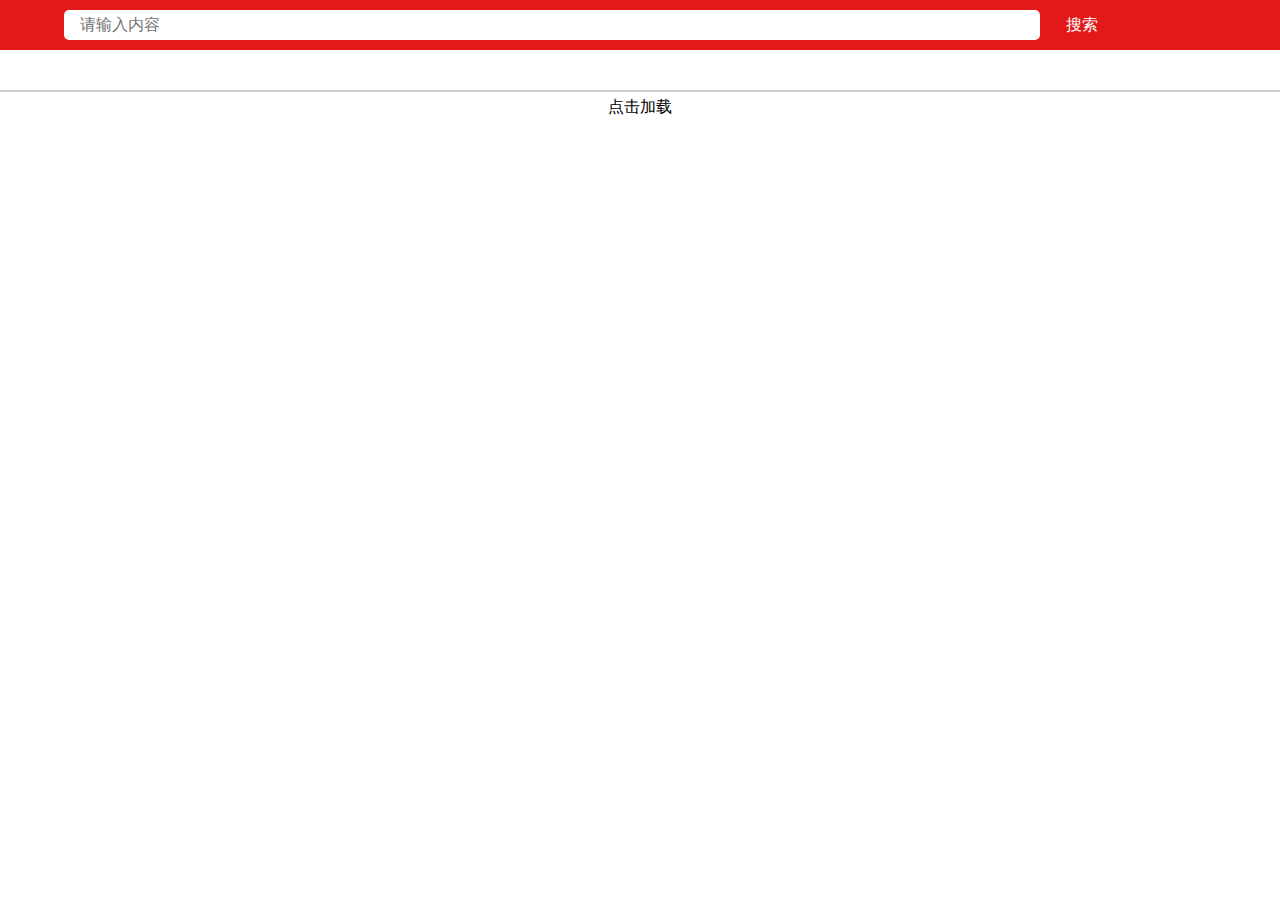
<file: news/index.html>
<!doctype html>
<html lang="en">
<head>
    <meta charset="UTF-8">
    <meta name="viewport"
          content="width=device-width, user-scalable=no, initial-scale=1.0, maximum-scale=1.0, minimum-scale=1.0">
    <meta http-equiv="X-UA-Compatible" content="ie=edge">
    <title>今日头条</title>
    <link rel="stylesheet" href="css/index.css">
    <script src="js/jquery.min.js"></script>
    <script src="js/iscroll.js"></script>
    <script src="js/rem.js"></script>
    <script src="js/index.js"></script>
</head>
<body>
    <header>
        <input class="lookfor" type="text" placeholder="请输入内容">
        <div class="for">
            搜索
        </div>
    </header>
    <div id="wrapper">
        <div id="scroller">
            <ul>

            </ul>
        </div>
    </div>
    <img src="img/1.gif" alt="" style="display: none">
    <div>
        <ul class="content">

        </ul>
        <div class="go">
            点击加载
        </div>
    </div>

</body>
</html>
</file>
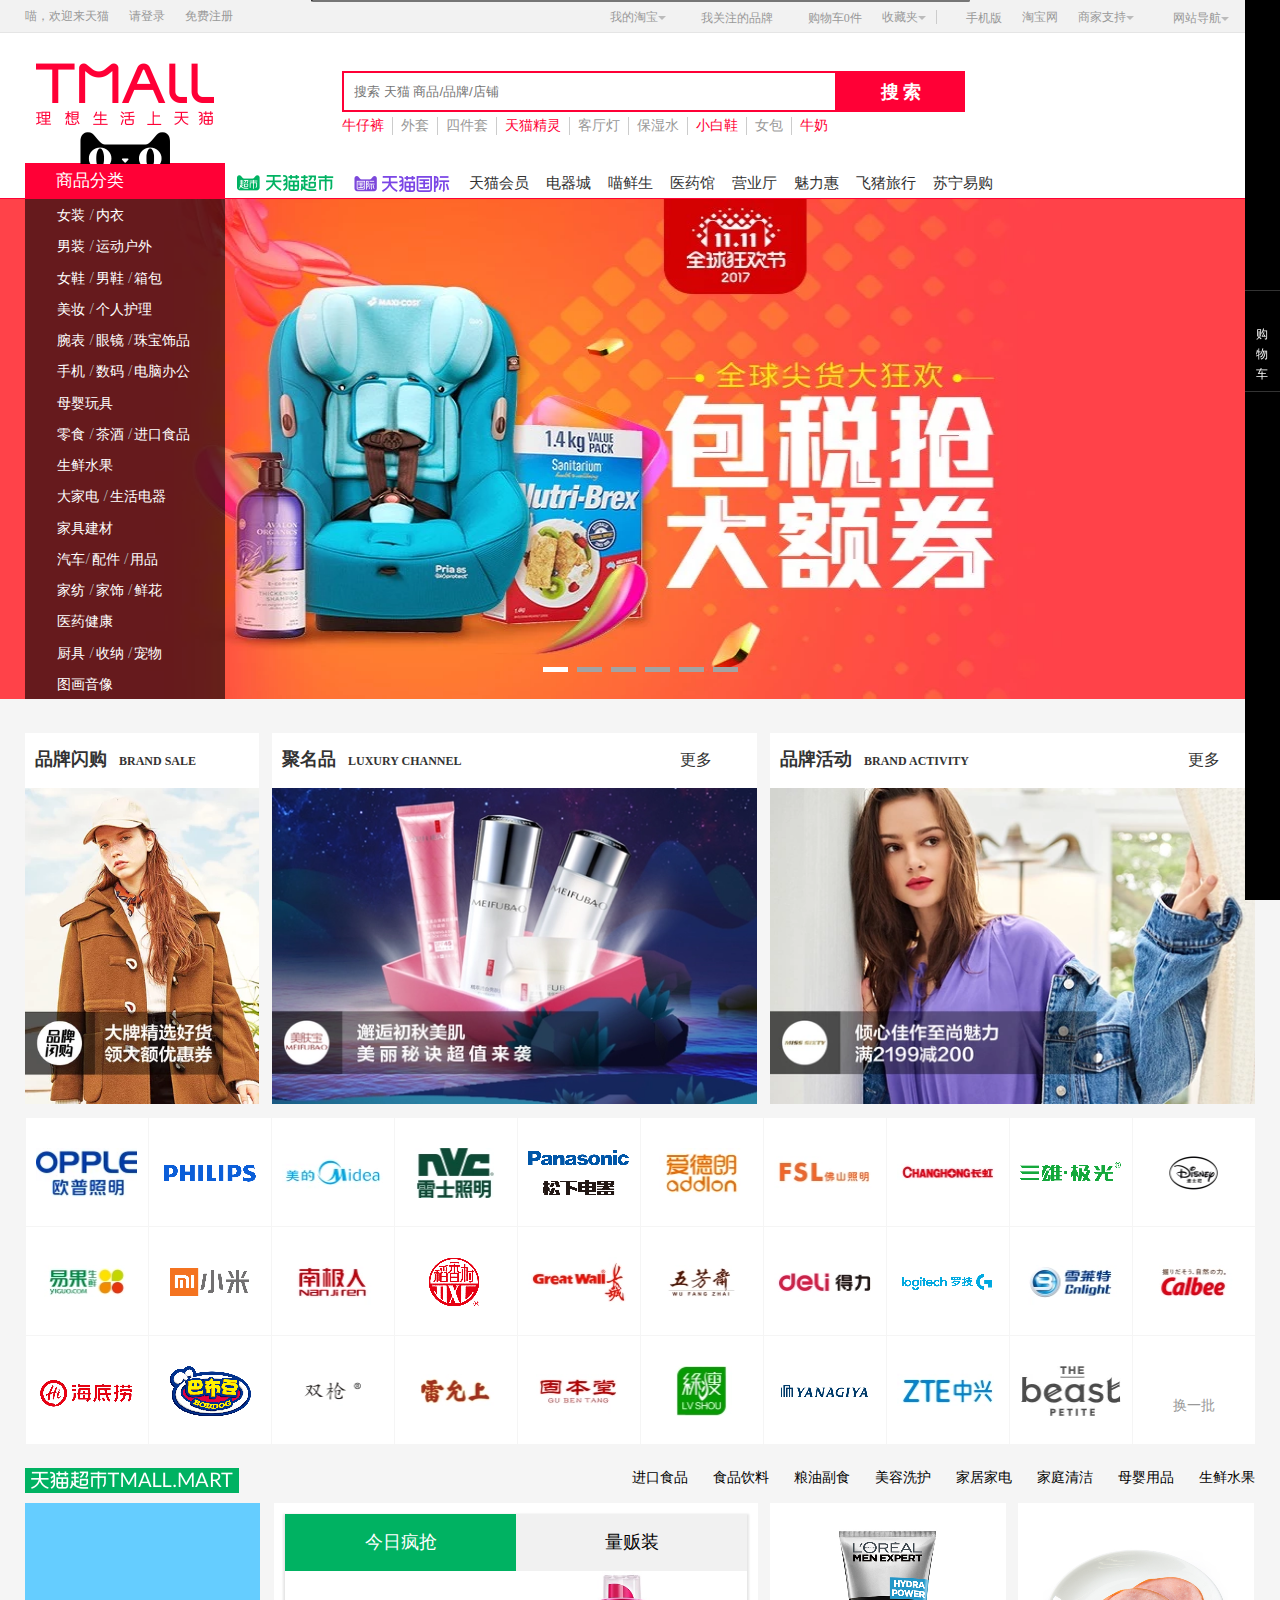
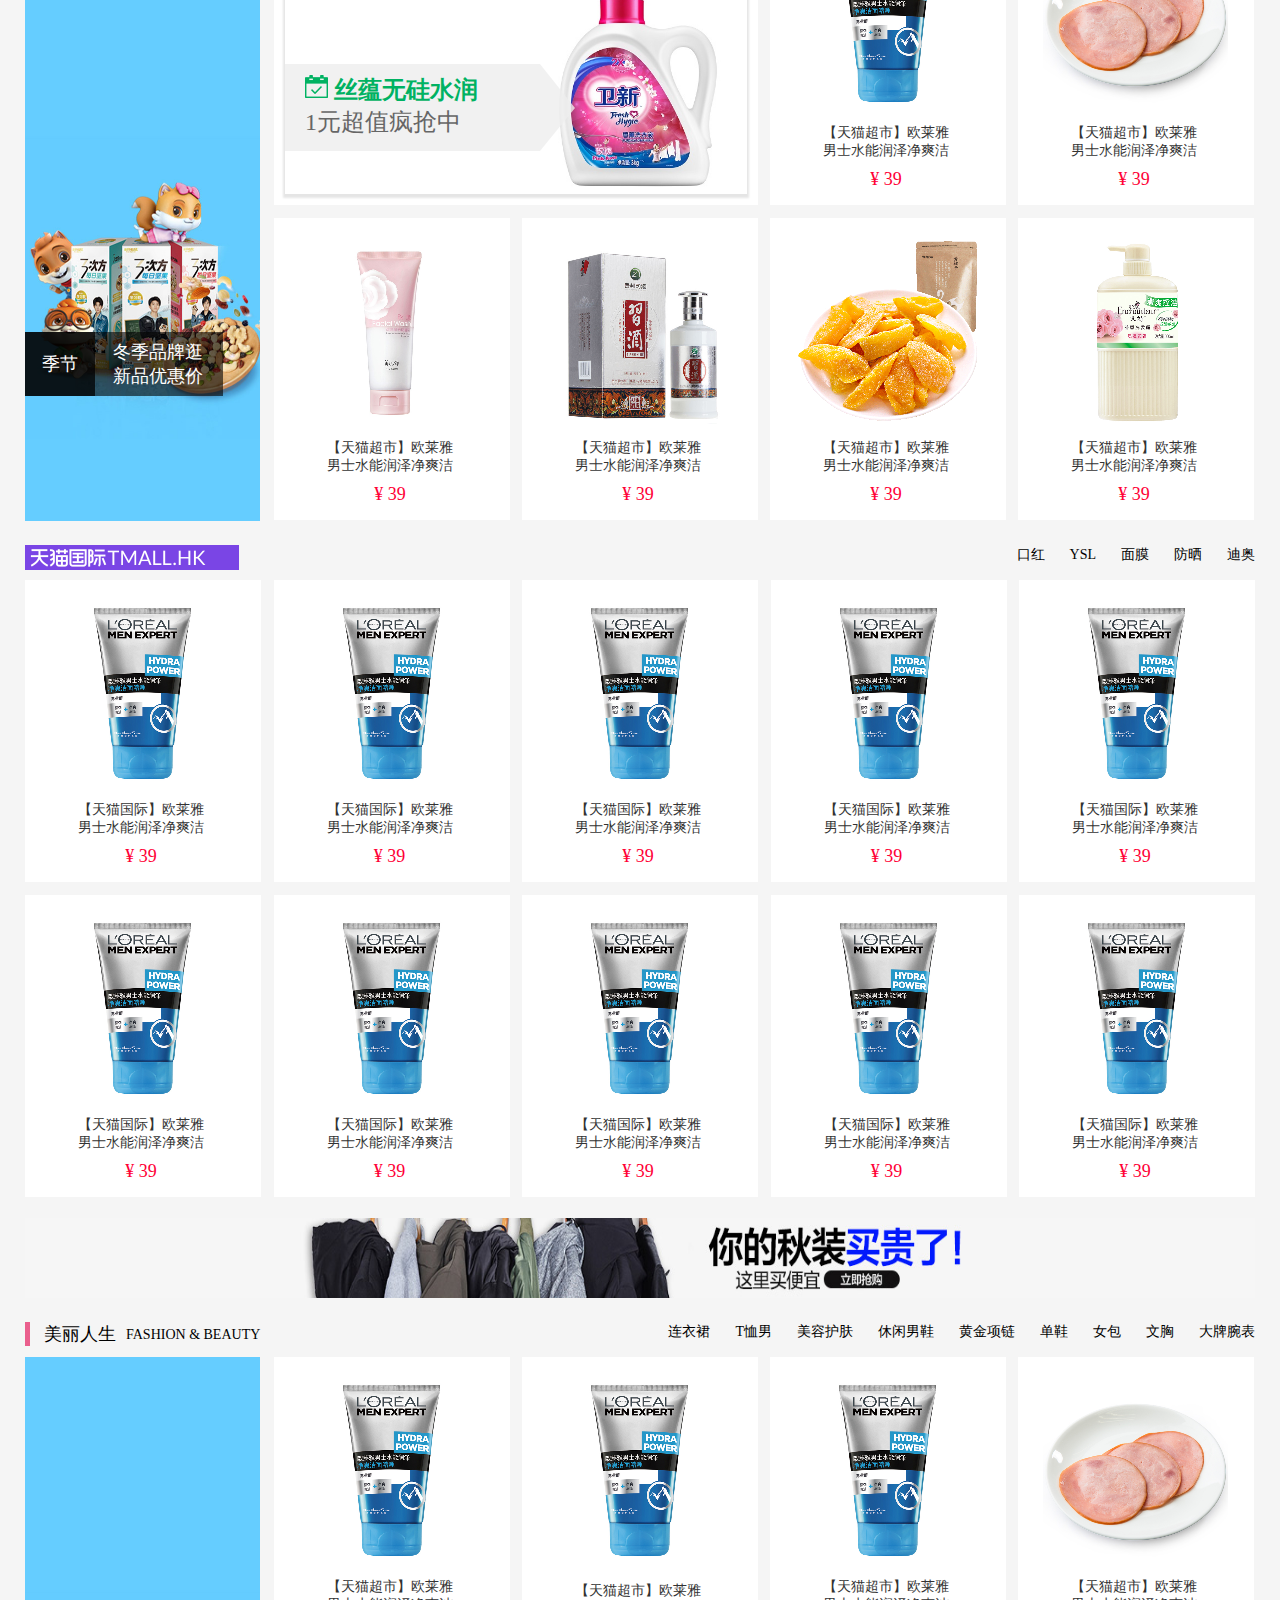
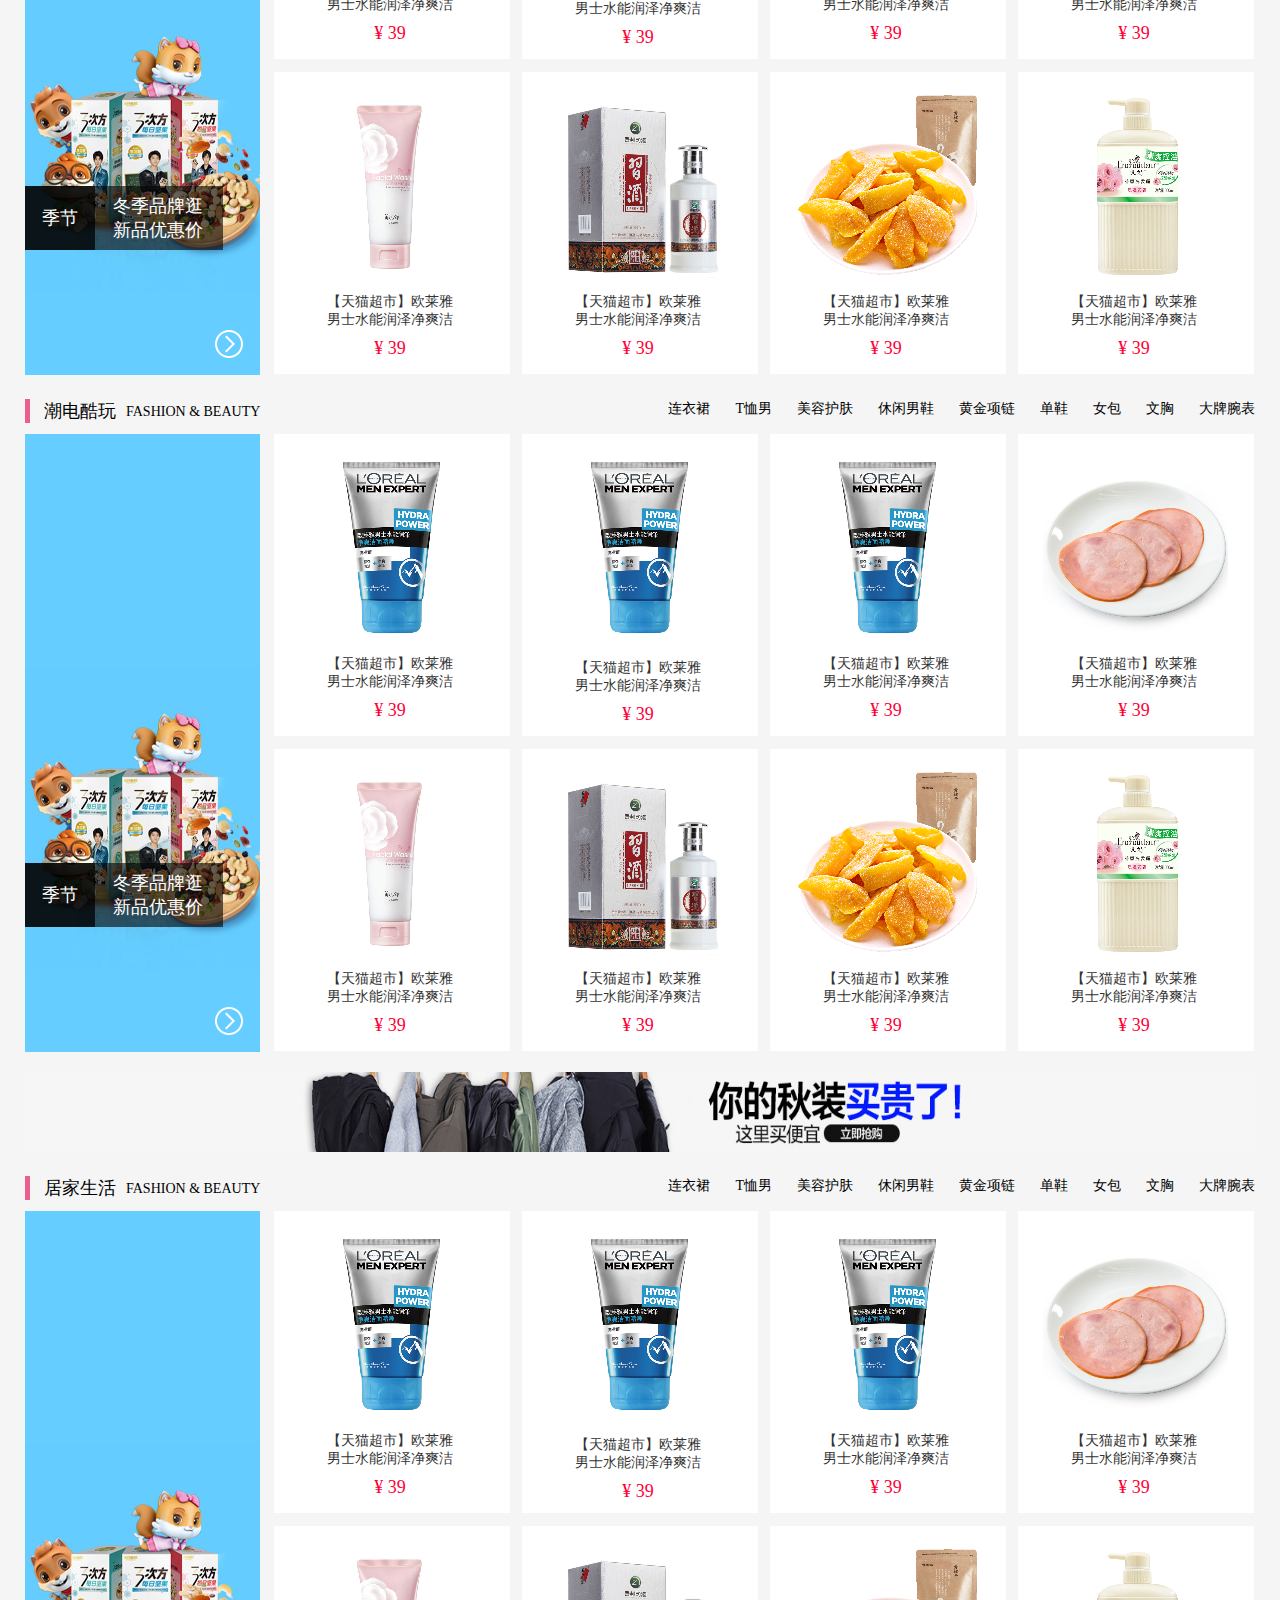
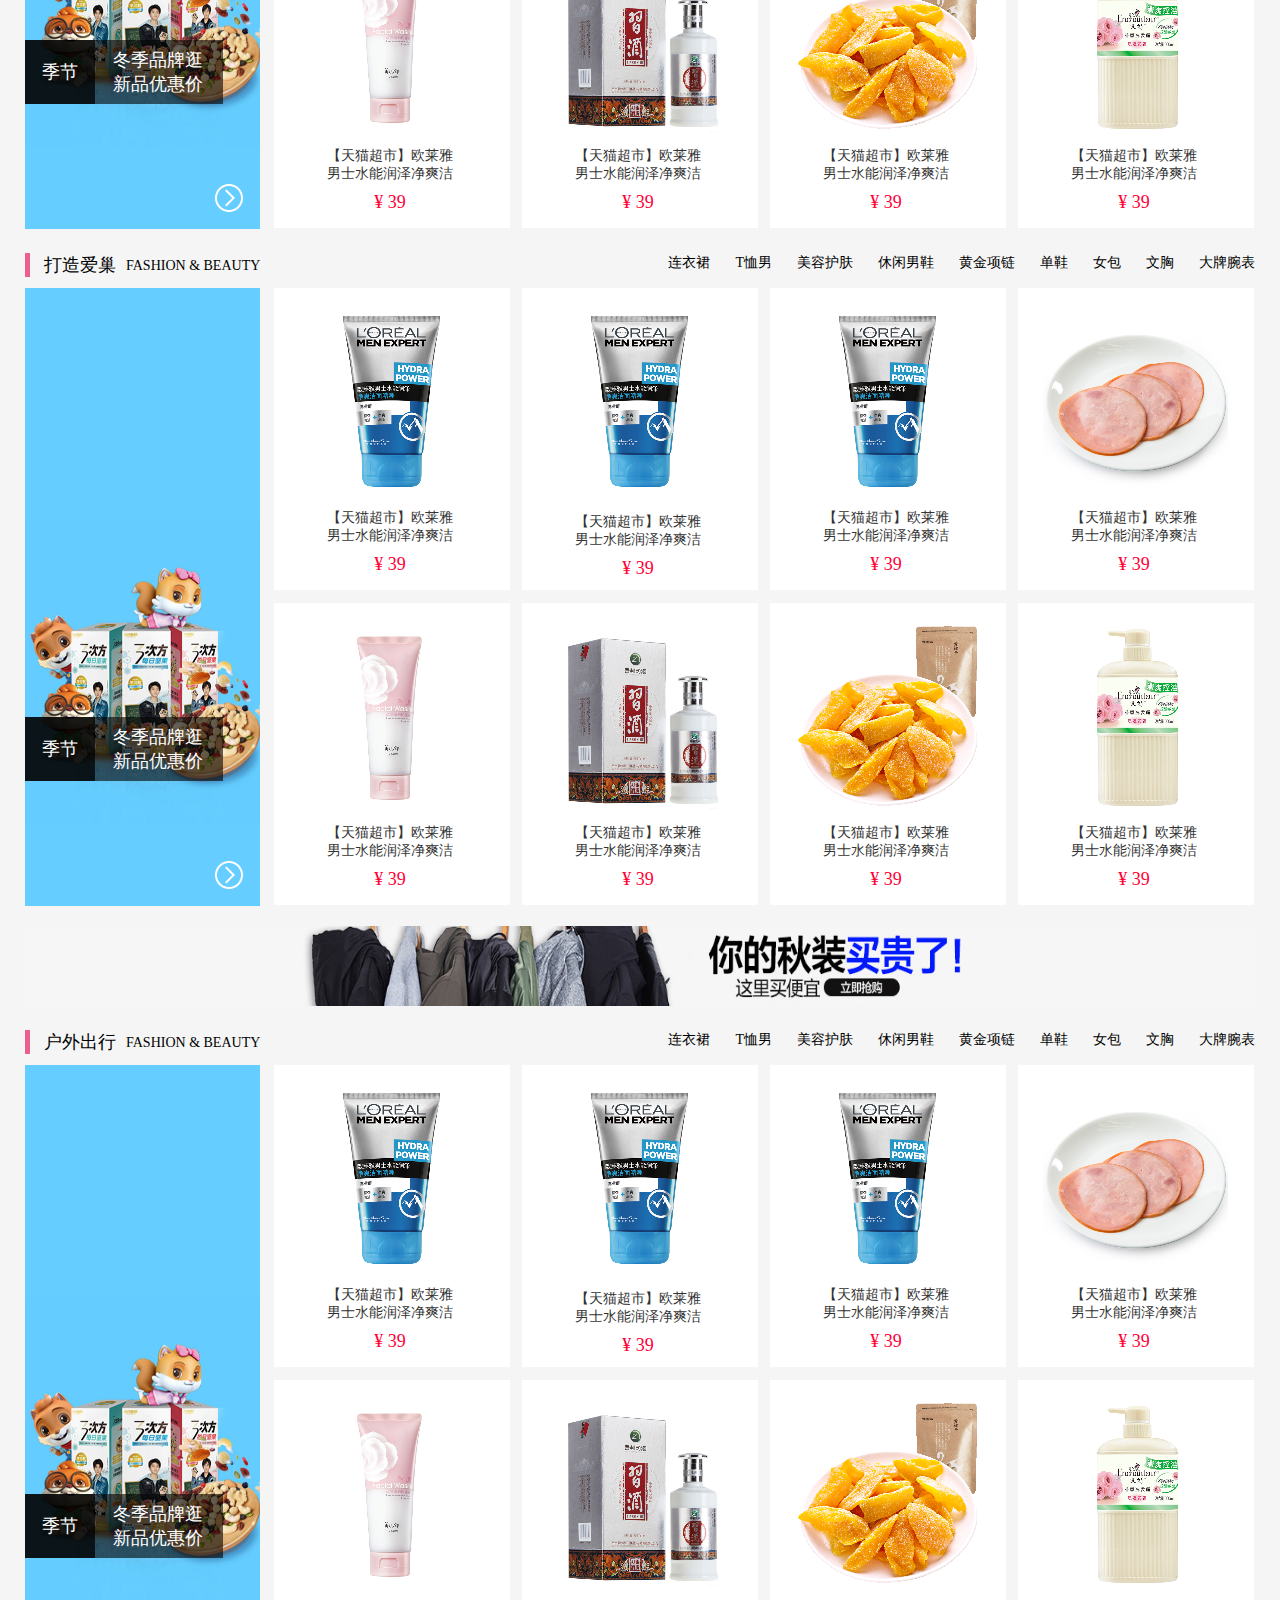
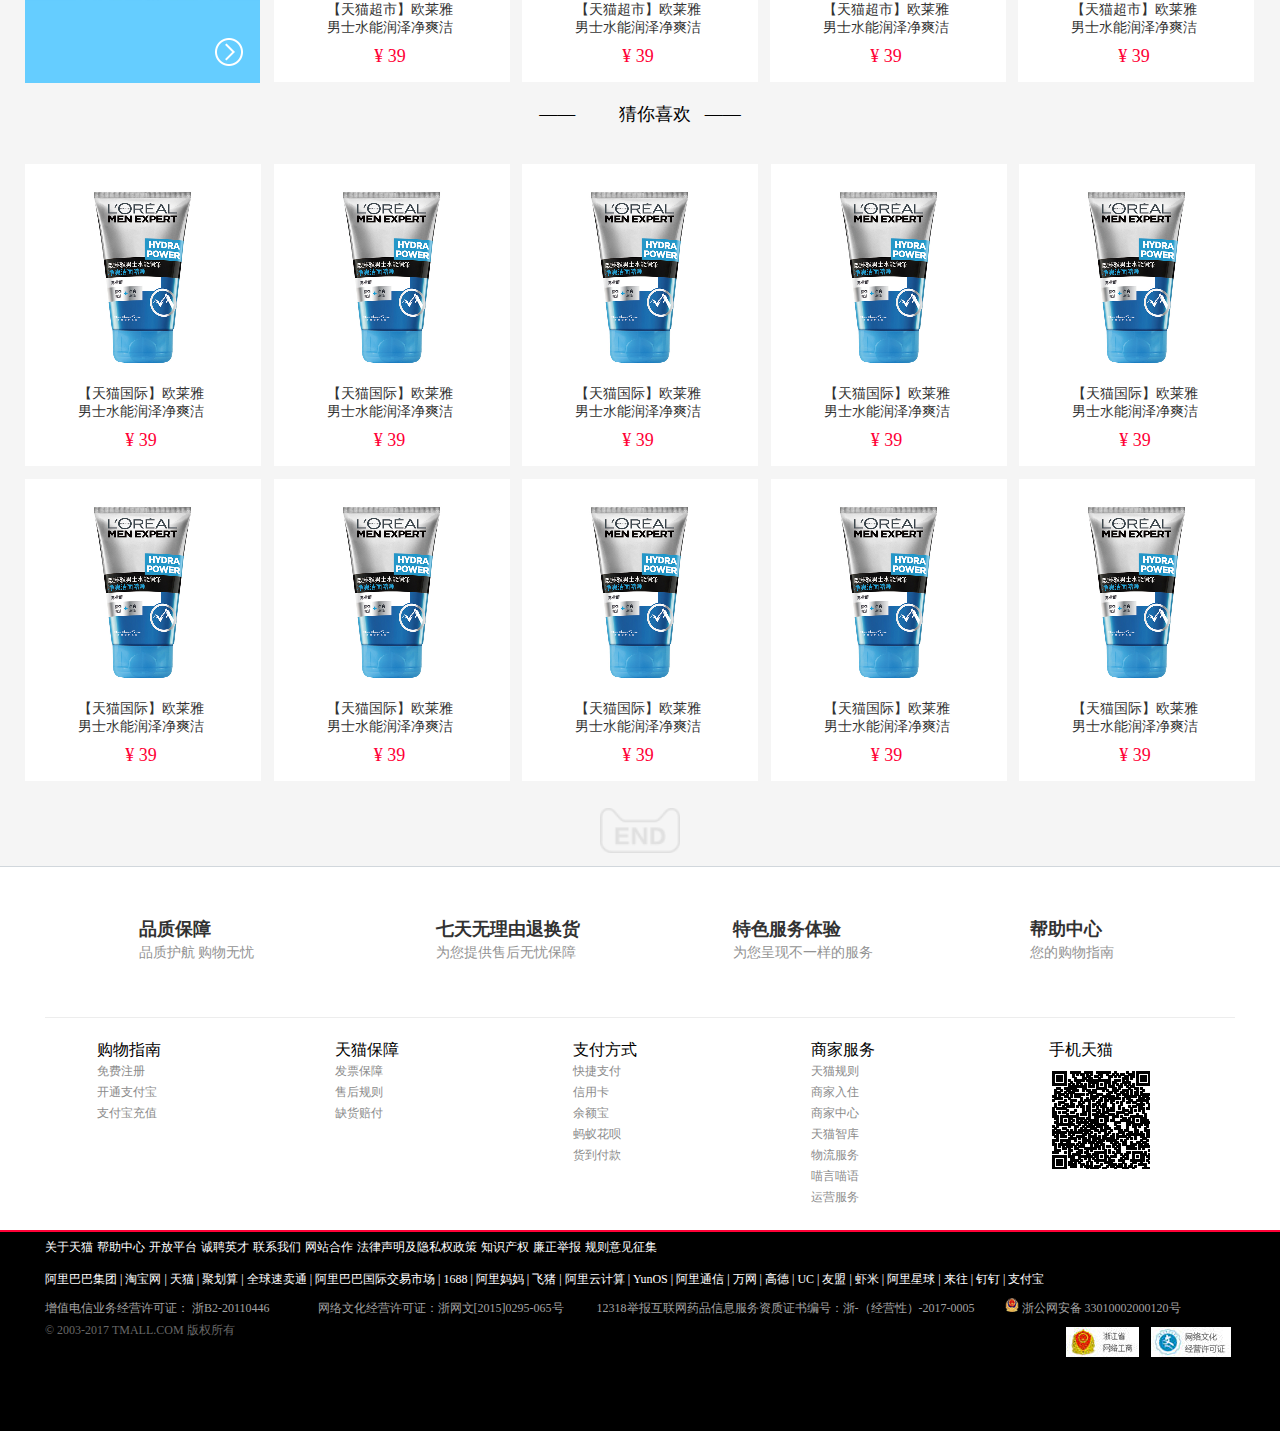
<file: 天猫网站/index.html>
<!DOCTYPE html>
<html lang="en">
<head>
	<meta charset="UTF-8">
	<title>天猫商城</title>
	<link rel="stylesheet" href="css/index.css">
	<link rel="shortcut icon" type="image/x-icon" href="img/tmlogo.ico" media="screen" />
    <script src="jquery-3.2.1.js"></script>
    <script src="animate.js"></script>
</head>
<body>
<!-- ==============================页面顶部开始========================== -->
<a name="ding"></a>
<div class="dingbu">
	<div class="header-top">
		<ul class="headtop-zuo">
			<li>喵，欢迎来天猫</li>
			<li><a href="">请登录</a></li>
			<li><a href="">免费注册</a></li>
		</ul>
		<ul class="headtop-you">
			<li>
				<a href="">我的淘宝 </a>
				<ul id="wdtb">
					<a href="">已买到的宝贝</a>
					<a href="">已卖出的宝贝</a>
				</ul>
				<b class="sj"></b>
			</li>
			<li><i class="iconfont">&#xe636;</i><a href="">我关注的品牌</a></li>
			<li><i class="iconfont">&#xe600;</i><a href="">购物车0件</a></li>
			<li>
				<a href="">收藏夹 </a>
				<ul id="wdsc">
					<a href="">收藏的宝贝</a>
					<a href="">收藏的店铺</a>
				</ul>
				<b class="sj"></b>
			</li>
			<li>
				<i class="iconfont">&#xe61c;</i>
				<a href="">手机版</a>
				<img src="img/swx.png" alt="" id="swx">
			</li>
			<li><a href="">淘宝网</a></li>
			<li>
				<a href="">商家支持 </a>
				<ul id="sjzc">
					<div class="sjzc-t">
						<h5>商家：</h5>
						<a href="">商家中心</a>
						<a href="">天猫规则</a>
						<a href="">商家入驻</a>
						<a href="">运营服务</a>
						<a href="">商家品控</a>
						<a href="">商家工具</a>
						<a href="">天猫智库</a>
						<a href="">喵言喵语</a>
					</div>
					<div class="sjzc-t">
						<h5>帮助：</h5>
						<a href="">帮助中心</a>
						<a href="">问商友</a>
					</div>
				</ul>
				<b class="sj"></b>
			</li>
			<li>
				<i class="iconfont">&#xe631;</i>
				<a href="">网站导航</a>
				<ul id="wzdh">
					<div class="wzdh-box1">
						<p>热点推荐 Hot</p>
						<a href="">天猫超市</a>
						<a href="">喵鲜生</a>
						<a href="">科技新品</a>
						<a href="">女装新品</a>
						<a href="">酷玩街</a>
						<a href="">内衣新品</a>
						<a href="">试美妆</a>
						<a href="">运动新品</a>
						<a href="">时尚先生</a>
					</div>
					<div class="wzdh-box2">
						<p>行业市场 Market</p>
						<a href="">美妆</a>
						<a href="">电器</a>
						<a href="">女装</a>
						<a href="">男装</a>
						<a href="">女鞋</a>
						<a href="">男鞋</a>
						<a href="">内衣</a>
						<a href="">箱包</a>
						<a href="">运动</a>
						<a href="">母婴</a>
						<a href="">家装</a>
						<a href="">医药</a>
					</div>
					<div class="wzdh-box3">
						<p>品牌风尚 Brand</p>
						<a href="">尚天猫</a>
						<a href="">大牌街</a>
						<a href="">潮牌街</a>
						<a href="">天猫原创</a>
						<a href="">潮牌街</a>
						<a href="">天猫原创</a>
						<a href="">什么牌子好</a>
					</div>
					<div class="wzdh-box4">
						<p>服务指南 Help</p>
						<a href="">帮助中心</a>
						<a href="">品质保障</a>
						<a href="">特色服务</a>
					</div>
				</ul>
				<b class="sj"></b>
			</li>
		</ul>
	</div>
</div>
<!-- 搜索开始 -->
<div class="sousuo">
	<header>
		<div class="logo"><img src="img/logo.png" alt=""></div>
		<div class="sousuo-box">
			<input class="sousuo-zuo" type="text" placeholder="搜索 天猫 商品/品牌/店铺" title="请输入搜索文字">
			<a href="" class="sousuo-you"><b class="ss">搜 索</b></a>
		</div>
		<!-- 搜索下字 -->	
			<ul class="sousuo-button">
				<li><a href="">牛仔裤</a></li>
				<li><a href="">外套</a></li>
				<li><a href="">四件套</a></li>
				<li><a href="">天猫精灵</a></li>
				<li><a href="">客厅灯</a></li>
				<li><a href="">保湿水</a></li>
				<li><a href="">小白鞋</a></li>
				<li><a href="">女包</a></li>
				<li><a href="">牛奶</a></li>
			</ul>
	</header>
</div>
<!-- 搜索结束 -->
<!-- 上导航开始 <-->
<div class="topdaohang">
	<nav>
		<div class="nav-fenlei">
			<i class="iconfont">&#xe631;  商品分类</i>
		</div>
		<!-- 导航文字 -->
		<ul class="nav-wenzi">
			<li><a href=""><img src="img/tmcs.png" alt="" class="navtu"></a></li>
			<li><a href=""><img src="img/tmgj.png" alt="" class="navtu"></a></li>
			<li><a href="">天猫会员</a></li>
			<li><a href="">电器城</a></li>
			<li><a href="">喵鲜生</a></li>
			<li><a href="">医药馆</a></li>
			<li><a href="">营业厅</a></li>
			<li><a href="">魅力惠</a></li>
			<li><a href="">飞猪旅行</a></li>
			<li><a href="">苏宁易购</a></li>
			
		</ul>
	</nav>
</div>

<!-- 上导航结束 -->
<!-- ==============================页面顶部结束========================== -->
<div class="abb">
<!-- ==============================banner图开始========================== -->
<div class="bannerbj">
<!-- banner图片 -->
	<div class="banner-box">
		<ul class="banner">
		<li><a href=""><img src="img/banner/banner1.jpg" alt=""></a></li>
		<li><a href=""><img src="img/banner/banner2.jpg" alt=""></a></li>
		<li><a href=""><img src="img/banner/TB2G_CSX3vD8KJjy0FlXXagBFXa_!!7-0-luban.jpg_q100.jpg_.webp" alt=""></a></li>
		<li><a href=""><img src="img/banner/TB2MC6jX3fH8KJjy1zcXXcTzpXa_!!75-0-luban.jpg_q100.jpg_.webp" alt=""></a></li>
		<li><a href=""><img src="img/banner/TB2MKA_XmYH8KJjSspdXXcRgVXa_!!101-0-luban.jpg_q100.jpg_.webp" alt=""></a></li>
		<li><a href=""><img src="img/banner/TB2wesAbznD8KJjSspbXXbbEXXa_!!58-0-luban.jpg_q100.jpg_.webp" alt=""></a></li>
		</ul>
<!-- 侧导航 -->
		<ul class="aside">
			<li>
			<i class="iconfont">&#xe604;  <a href="">女装</a> /<a href="">内衣</a></i></li>
			<li>
			<i class="iconfont">&#xe601;  <a href="">男装</a> /<a href="">运动户外</a></i></li>
			<li><i class="iconfont">&#xe680;  <a href="">女鞋</a> /<a href="">男鞋</a> /<a href="">箱包</a></i></li>
			<li><i class="iconfont">&#xe617;  <a href="">美妆</a> /<a href="">个人护理</a></i></li>
			<li><i class="iconfont">&#xe606;  <a href="">腕表</a> /<a href="">眼镜</a> /<a href="">珠宝饰品</a></i></li>
			<li><i class="iconfont">&#xe613;  <a href="">手机</a> /<a href="">数码</a> /<a href="">电脑办公</a></i></li>
			<li><i class="iconfont">&#xe611;  <a href="">母婴玩具</a></i></li>
			<li><i class="iconfont">&#xe605;  <a href="">零食</a> /<a href="">茶酒</a> /<a href="">进口食品</a></i></li>
			<li><i class="iconfont">&#xe633;  <a href="">生鲜水果</a></i></li>
			<li><i class="iconfont">&#xe618;  <a href="">大家电</a> /<a href="">生活电器</a></i></li>
			<li><i class="iconfont">&#xe616;  <a href="">家具建材</a></i></li>
			<li><i class="iconfont">&#xe60e;  <a href="">汽车</a>/<a href="">配件</a> /<a href="">用品</a></i></li>
			<li><i class="iconfont">&#xe71c;  <a href="">家纺</a> /<a href="">家饰</a> /<a href="">鲜花</a></i></li>
			<li><i class="iconfont">&#xe639;  <a href="">医药健康</a></i></li>
			<li><i class="iconfont">&#xe60a;  <a href="">厨具</a> /<a href="">收纳</a> /<a href="">宠物</a></i></li>
			<li><i class="iconfont">&#xe634;  <a href="">图画音像</a></i></li>
		</ul>
		<div class="lanmu">
			<ul class="lm-zzz">
				<li>
					<div class="lmz-zzz"><b>当季流行</b> &gt;</div>
					<div class="lmz-yyy">
						<p><span>双11女装主会场 </span>&nbsp;&nbsp;<span>冬季新品</span> &nbsp;&nbsp;商场同款 &nbsp;&nbsp;<span>毛呢大衣</span> &nbsp;&nbsp;毛针织衫 &nbsp;&nbsp;裤子 &nbsp;&nbsp;气质连衣裙&nbsp;&nbsp; <span>双11内衣会场&nbsp;&nbsp; </span>无痕文胸&nbsp;&nbsp; 运动文胸&nbsp;&nbsp; <span>潮流家居服&nbsp;&nbsp;</span> 百搭船袜</p>
					</div>
				</li>
				<li>
					<div class="lmz-zzz"><b>当季流行</b> &gt;</div>
					<div class="lmz-yyy">
						<p><span>双11女装主会场 </span>&nbsp;&nbsp;<span>冬季新品</span> &nbsp;&nbsp;商场同款 &nbsp;&nbsp;<span>毛呢大衣</span> &nbsp;&nbsp;毛针织衫 &nbsp;&nbsp;裤子 &nbsp;&nbsp;气质连衣裙&nbsp;&nbsp; <span>双11内衣会场&nbsp;&nbsp; </span>无痕文胸&nbsp;&nbsp; 运动文胸&nbsp;&nbsp; <span>潮流家居服&nbsp;&nbsp;</span> 百搭船袜</p>
					</div>
				</li>
				<li>
					<div class="lmz-zzz"><b>当季流行</b> &gt;</div>
					<div class="lmz-yyy">
						<p><span>双11女装主会场 </span>&nbsp;&nbsp;<span>冬季新品</span> &nbsp;&nbsp;商场同款 &nbsp;&nbsp;<span>毛呢大衣</span> &nbsp;&nbsp;毛针织衫 &nbsp;&nbsp;裤子 &nbsp;&nbsp;气质连衣裙&nbsp;&nbsp; <span>双11内衣会场&nbsp;&nbsp; </span>无痕文胸&nbsp;&nbsp; 运动文胸&nbsp;&nbsp; <span>潮流家居服&nbsp;&nbsp;</span> 百搭船袜</p>
					</div>
				</li>
				<li>
					<div class="lmz-zzz"><b>当季流行</b> &gt;</div>
					<div class="lmz-yyy">
						<p><span>双11女装主会场 </span>&nbsp;&nbsp;<span>冬季新品</span> &nbsp;&nbsp;商场同款 &nbsp;&nbsp;<span>毛呢大衣</span> &nbsp;&nbsp;毛针织衫 &nbsp;&nbsp;裤子 &nbsp;&nbsp;气质连衣裙&nbsp;&nbsp; <span>双11内衣会场&nbsp;&nbsp; </span>无痕文胸&nbsp;&nbsp; 运动文胸&nbsp;&nbsp; <span>潮流家居服&nbsp;&nbsp;</span> 百搭船袜</p>
					</div>
				</li>
				<li>
					<div class="lmz-zzz"><b>当季流行</b> &gt;</div>
					<div class="lmz-yyy">
						<p><span>双11女装主会场 </span>&nbsp;&nbsp;<span>冬季新品</span> &nbsp;&nbsp;商场同款 &nbsp;&nbsp;<span>毛呢大衣</span> &nbsp;&nbsp;毛针织衫 &nbsp;&nbsp;裤子 &nbsp;&nbsp;气质连衣裙&nbsp;&nbsp; <span>双11内衣会场&nbsp;&nbsp; </span>无痕文胸&nbsp;&nbsp; 运动文胸&nbsp;&nbsp; <span>潮流家居服&nbsp;&nbsp;</span> 百搭船袜</p>
					</div>
				</li>
				<li>
					<div class="lmz-zzz"><b>当季流行</b> &gt;</div>
					<div class="lmz-yyy">
						<p><span>双11女装主会场 </span>&nbsp;&nbsp;<span>冬季新品</span> &nbsp;&nbsp;商场同款 &nbsp;&nbsp;<span>毛呢大衣</span> &nbsp;&nbsp;毛针织衫 &nbsp;&nbsp;裤子 &nbsp;&nbsp;气质连衣裙&nbsp;&nbsp; <span>双11内衣会场&nbsp;&nbsp; </span>无痕文胸&nbsp;&nbsp; 运动文胸&nbsp;&nbsp; <span>潮流家居服&nbsp;&nbsp;</span> 百搭船袜</p>
					</div>
				</li>
				<li>
					<div class="lmz-zzz"><b>当季流行</b> &gt;</div>
					<div class="lmz-yyy">
						<p><span>双11女装主会场 </span>&nbsp;&nbsp;<span>冬季新品</span> &nbsp;&nbsp;商场同款 &nbsp;&nbsp;<span>毛呢大衣</span> &nbsp;&nbsp;毛针织衫 &nbsp;&nbsp;裤子 &nbsp;&nbsp;气质连衣裙&nbsp;&nbsp; <span>双11内衣会场&nbsp;&nbsp; </span>无痕文胸&nbsp;&nbsp; 运动文胸&nbsp;&nbsp; <span>潮流家居服&nbsp;&nbsp;</span> 百搭船袜</p>
					</div>
				</li>
			</ul>
			<ul class="lm-yyy">
				<li><img src="img/lmttt.jpg" alt=""></li>
				<li><img src="img/lmtt2.jpg" alt=""></li>
				<li><img src="img/lmttt.jpg" alt=""></li>
				<li><img src="img/lmtt2.jpg" alt=""></li>
				<li><img src="img/lmttt.jpg" alt=""></li>
				<li><img src="img/lmtt2.jpg" alt=""></li>
				<li><img src="img/lmttt.jpg" alt=""></li>
				<li><img src="img/lmtt2.jpg" alt=""></li>
				<li><img src="img/lmttt.jpg" alt=""></li>
			</ul>
		</div>
		<div class="lanmu">
			<ul class="lm-zzz">
				<li>
					<div class="lmz-zzz"><b>当季流行</b> &gt;</div>
					<div class="lmz-yyy">
						<p><span>双11女装主会场 </span>&nbsp;&nbsp;<span>冬季新品</span> &nbsp;&nbsp;商场同款 &nbsp;&nbsp;<span>毛呢大衣</span> &nbsp;&nbsp;毛针织衫 &nbsp;&nbsp;裤子 &nbsp;&nbsp;气质连衣裙&nbsp;&nbsp; <span>双11内衣会场&nbsp;&nbsp; </span>无痕文胸&nbsp;&nbsp; 运动文胸&nbsp;&nbsp; <span>潮流家居服&nbsp;&nbsp;</span> 百搭船袜</p>
					</div>
				</li>
				<li>
					<div class="lmz-zzz"><b>当季流行</b> &gt;</div>
					<div class="lmz-yyy">
						<p><span>双11女装主会场 </span>&nbsp;&nbsp;<span>冬季新品</span> &nbsp;&nbsp;商场同款 &nbsp;&nbsp;<span>毛呢大衣</span> &nbsp;&nbsp;毛针织衫 &nbsp;&nbsp;裤子 &nbsp;&nbsp;气质连衣裙&nbsp;&nbsp; <span>双11内衣会场&nbsp;&nbsp; </span>无痕文胸&nbsp;&nbsp; 运动文胸&nbsp;&nbsp; <span>潮流家居服&nbsp;&nbsp;</span> 百搭船袜</p>
					</div>
				</li>
				<li>
					<div class="lmz-zzz"><b>当季流行</b> &gt;</div>
					<div class="lmz-yyy">
						<p><span>双11女装主会场 </span>&nbsp;&nbsp;<span>冬季新品</span> &nbsp;&nbsp;商场同款 &nbsp;&nbsp;<span>毛呢大衣</span> &nbsp;&nbsp;毛针织衫 &nbsp;&nbsp;裤子 &nbsp;&nbsp;气质连衣裙&nbsp;&nbsp; <span>双11内衣会场&nbsp;&nbsp; </span>无痕文胸&nbsp;&nbsp; 运动文胸&nbsp;&nbsp; <span>潮流家居服&nbsp;&nbsp;</span> 百搭船袜</p>
					</div>
				</li>
				<li>
					<div class="lmz-zzz"><b>当季流行</b> &gt;</div>
					<div class="lmz-yyy">
						<p><span>双11女装主会场 </span>&nbsp;&nbsp;<span>冬季新品</span> &nbsp;&nbsp;商场同款 &nbsp;&nbsp;<span>毛呢大衣</span> &nbsp;&nbsp;毛针织衫 &nbsp;&nbsp;裤子 &nbsp;&nbsp;气质连衣裙&nbsp;&nbsp; <span>双11内衣会场&nbsp;&nbsp; </span>无痕文胸&nbsp;&nbsp; 运动文胸&nbsp;&nbsp; <span>潮流家居服&nbsp;&nbsp;</span> 百搭船袜</p>
					</div>
				</li>
				<li>
					<div class="lmz-zzz"><b>当季流行</b> &gt;</div>
					<div class="lmz-yyy">
						<p><span>双11女装主会场 </span>&nbsp;&nbsp;<span>冬季新品</span> &nbsp;&nbsp;商场同款 &nbsp;&nbsp;<span>毛呢大衣</span> &nbsp;&nbsp;毛针织衫 &nbsp;&nbsp;裤子 &nbsp;&nbsp;气质连衣裙&nbsp;&nbsp; <span>双11内衣会场&nbsp;&nbsp; </span>无痕文胸&nbsp;&nbsp; 运动文胸&nbsp;&nbsp; <span>潮流家居服&nbsp;&nbsp;</span> 百搭船袜</p>
					</div>
				</li>
				<li>
					<div class="lmz-zzz"><b>当季流行</b> &gt;</div>
					<div class="lmz-yyy">
						<p><span>双11女装主会场 </span>&nbsp;&nbsp;<span>冬季新品</span> &nbsp;&nbsp;商场同款 &nbsp;&nbsp;<span>毛呢大衣</span> &nbsp;&nbsp;毛针织衫 &nbsp;&nbsp;裤子 &nbsp;&nbsp;气质连衣裙&nbsp;&nbsp; <span>双11内衣会场&nbsp;&nbsp; </span>无痕文胸&nbsp;&nbsp; 运动文胸&nbsp;&nbsp; <span>潮流家居服&nbsp;&nbsp;</span> 百搭船袜</p>
					</div>
				</li>
				<li>
					<div class="lmz-zzz"><b>当季流行</b> &gt;</div>
					<div class="lmz-yyy">
						<p><span>双11女装主会场 </span>&nbsp;&nbsp;<span>冬季新品</span> &nbsp;&nbsp;商场同款 &nbsp;&nbsp;<span>毛呢大衣</span> &nbsp;&nbsp;毛针织衫 &nbsp;&nbsp;裤子 &nbsp;&nbsp;气质连衣裙&nbsp;&nbsp; <span>双11内衣会场&nbsp;&nbsp; </span>无痕文胸&nbsp;&nbsp; 运动文胸&nbsp;&nbsp; <span>潮流家居服&nbsp;&nbsp;</span> 百搭船袜</p>
					</div>
				</li>
			</ul>
			<ul class="lm-yyy">
				<li><img src="img/lmttt.jpg" alt=""></li>
				<li><img src="img/lmtt3.jpg" alt=""></li>
				<li><img src="img/lmttt.jpg" alt=""></li>
				<li><img src="img/lmtt3.jpg" alt=""></li>
				<li><img src="img/lmttt.jpg" alt=""></li>
				<li><img src="img/lmtt3.jpg" alt=""></li>
				<li><img src="img/lmttt.jpg" alt=""></li>
				<li><img src="img/lmtt3.jpg" alt=""></li>
				<li><img src="img/lmttt.jpg" alt=""></li>
			</ul>
		</div><div class="lanmu">
			<ul class="lm-zzz">
				<li>
					<div class="lmz-zzz"><b>当季流行</b> &gt;</div>
					<div class="lmz-yyy">
						<p><span>双11女装主会场 </span>&nbsp;&nbsp;<span>冬季新品</span> &nbsp;&nbsp;商场同款 &nbsp;&nbsp;<span>毛呢大衣</span> &nbsp;&nbsp;毛针织衫 &nbsp;&nbsp;裤子 &nbsp;&nbsp;气质连衣裙&nbsp;&nbsp; <span>双11内衣会场&nbsp;&nbsp; </span>无痕文胸&nbsp;&nbsp; 运动文胸&nbsp;&nbsp; <span>潮流家居服&nbsp;&nbsp;</span> 百搭船袜</p>
					</div>
				</li>
				<li>
					<div class="lmz-zzz"><b>当季流行</b> &gt;</div>
					<div class="lmz-yyy">
						<p><span>双11女装主会场 </span>&nbsp;&nbsp;<span>冬季新品</span> &nbsp;&nbsp;商场同款 &nbsp;&nbsp;<span>毛呢大衣</span> &nbsp;&nbsp;毛针织衫 &nbsp;&nbsp;裤子 &nbsp;&nbsp;气质连衣裙&nbsp;&nbsp; <span>双11内衣会场&nbsp;&nbsp; </span>无痕文胸&nbsp;&nbsp; 运动文胸&nbsp;&nbsp; <span>潮流家居服&nbsp;&nbsp;</span> 百搭船袜</p>
					</div>
				</li>
				<li>
					<div class="lmz-zzz"><b>当季流行</b> &gt;</div>
					<div class="lmz-yyy">
						<p><span>双11女装主会场 </span>&nbsp;&nbsp;<span>冬季新品</span> &nbsp;&nbsp;商场同款 &nbsp;&nbsp;<span>毛呢大衣</span> &nbsp;&nbsp;毛针织衫 &nbsp;&nbsp;裤子 &nbsp;&nbsp;气质连衣裙&nbsp;&nbsp; <span>双11内衣会场&nbsp;&nbsp; </span>无痕文胸&nbsp;&nbsp; 运动文胸&nbsp;&nbsp; <span>潮流家居服&nbsp;&nbsp;</span> 百搭船袜</p>
					</div>
				</li>
				<li>
					<div class="lmz-zzz"><b>当季流行</b> &gt;</div>
					<div class="lmz-yyy">
						<p><span>双11女装主会场 </span>&nbsp;&nbsp;<span>冬季新品</span> &nbsp;&nbsp;商场同款 &nbsp;&nbsp;<span>毛呢大衣</span> &nbsp;&nbsp;毛针织衫 &nbsp;&nbsp;裤子 &nbsp;&nbsp;气质连衣裙&nbsp;&nbsp; <span>双11内衣会场&nbsp;&nbsp; </span>无痕文胸&nbsp;&nbsp; 运动文胸&nbsp;&nbsp; <span>潮流家居服&nbsp;&nbsp;</span> 百搭船袜</p>
					</div>
				</li>
				<li>
					<div class="lmz-zzz"><b>当季流行</b> &gt;</div>
					<div class="lmz-yyy">
						<p><span>双11女装主会场 </span>&nbsp;&nbsp;<span>冬季新品</span> &nbsp;&nbsp;商场同款 &nbsp;&nbsp;<span>毛呢大衣</span> &nbsp;&nbsp;毛针织衫 &nbsp;&nbsp;裤子 &nbsp;&nbsp;气质连衣裙&nbsp;&nbsp; <span>双11内衣会场&nbsp;&nbsp; </span>无痕文胸&nbsp;&nbsp; 运动文胸&nbsp;&nbsp; <span>潮流家居服&nbsp;&nbsp;</span> 百搭船袜</p>
					</div>
				</li>
				<li>
					<div class="lmz-zzz"><b>当季流行</b> &gt;</div>
					<div class="lmz-yyy">
						<p><span>双11女装主会场 </span>&nbsp;&nbsp;<span>冬季新品</span> &nbsp;&nbsp;商场同款 &nbsp;&nbsp;<span>毛呢大衣</span> &nbsp;&nbsp;毛针织衫 &nbsp;&nbsp;裤子 &nbsp;&nbsp;气质连衣裙&nbsp;&nbsp; <span>双11内衣会场&nbsp;&nbsp; </span>无痕文胸&nbsp;&nbsp; 运动文胸&nbsp;&nbsp; <span>潮流家居服&nbsp;&nbsp;</span> 百搭船袜</p>
					</div>
				</li>
				<li>
					<div class="lmz-zzz"><b>当季流行</b> &gt;</div>
					<div class="lmz-yyy">
						<p><span>双11女装主会场 </span>&nbsp;&nbsp;<span>冬季新品</span> &nbsp;&nbsp;商场同款 &nbsp;&nbsp;<span>毛呢大衣</span> &nbsp;&nbsp;毛针织衫 &nbsp;&nbsp;裤子 &nbsp;&nbsp;气质连衣裙&nbsp;&nbsp; <span>双11内衣会场&nbsp;&nbsp; </span>无痕文胸&nbsp;&nbsp; 运动文胸&nbsp;&nbsp; <span>潮流家居服&nbsp;&nbsp;</span> 百搭船袜</p>
					</div>
				</li>
			</ul>
			<ul class="lm-yyy">
				<li><img src="img/lmtt3.jpg" alt=""></li>
				<li><img src="img/lmtt2.jpg" alt=""></li>
				<li><img src="img/lmtt3.jpg" alt=""></li>
				<li><img src="img/lmtt2.jpg" alt=""></li>
				<li><img src="img/lmtt3.jpg" alt=""></li>
				<li><img src="img/lmtt2.jpg" alt=""></li>
				<li><img src="img/lmtt3.jpg" alt=""></li>
				<li><img src="img/lmtt2.jpg" alt=""></li>
				<li><img src="img/lmtt3.jpg" alt=""></li>
			</ul>
		</div><div class="lanmu">
			<ul class="lm-zzz">
				<li>
					<div class="lmz-zzz"><b>当季流行</b> &gt;</div>
					<div class="lmz-yyy">
						<p><span>双11女装主会场 </span>&nbsp;&nbsp;<span>冬季新品</span> &nbsp;&nbsp;商场同款 &nbsp;&nbsp;<span>毛呢大衣</span> &nbsp;&nbsp;毛针织衫 &nbsp;&nbsp;裤子 &nbsp;&nbsp;气质连衣裙&nbsp;&nbsp; <span>双11内衣会场&nbsp;&nbsp; </span>无痕文胸&nbsp;&nbsp; 运动文胸&nbsp;&nbsp; <span>潮流家居服&nbsp;&nbsp;</span> 百搭船袜</p>
					</div>
				</li>
				<li>
					<div class="lmz-zzz"><b>当季流行</b> &gt;</div>
					<div class="lmz-yyy">
						<p><span>双11女装主会场 </span>&nbsp;&nbsp;<span>冬季新品</span> &nbsp;&nbsp;商场同款 &nbsp;&nbsp;<span>毛呢大衣</span> &nbsp;&nbsp;毛针织衫 &nbsp;&nbsp;裤子 &nbsp;&nbsp;气质连衣裙&nbsp;&nbsp; <span>双11内衣会场&nbsp;&nbsp; </span>无痕文胸&nbsp;&nbsp; 运动文胸&nbsp;&nbsp; <span>潮流家居服&nbsp;&nbsp;</span> 百搭船袜</p>
					</div>
				</li>
				<li>
					<div class="lmz-zzz"><b>当季流行</b> &gt;</div>
					<div class="lmz-yyy">
						<p><span>双11女装主会场 </span>&nbsp;&nbsp;<span>冬季新品</span> &nbsp;&nbsp;商场同款 &nbsp;&nbsp;<span>毛呢大衣</span> &nbsp;&nbsp;毛针织衫 &nbsp;&nbsp;裤子 &nbsp;&nbsp;气质连衣裙&nbsp;&nbsp; <span>双11内衣会场&nbsp;&nbsp; </span>无痕文胸&nbsp;&nbsp; 运动文胸&nbsp;&nbsp; <span>潮流家居服&nbsp;&nbsp;</span> 百搭船袜</p>
					</div>
				</li>
				<li>
					<div class="lmz-zzz"><b>当季流行</b> &gt;</div>
					<div class="lmz-yyy">
						<p><span>双11女装主会场 </span>&nbsp;&nbsp;<span>冬季新品</span> &nbsp;&nbsp;商场同款 &nbsp;&nbsp;<span>毛呢大衣</span> &nbsp;&nbsp;毛针织衫 &nbsp;&nbsp;裤子 &nbsp;&nbsp;气质连衣裙&nbsp;&nbsp; <span>双11内衣会场&nbsp;&nbsp; </span>无痕文胸&nbsp;&nbsp; 运动文胸&nbsp;&nbsp; <span>潮流家居服&nbsp;&nbsp;</span> 百搭船袜</p>
					</div>
				</li>
				<li>
					<div class="lmz-zzz"><b>当季流行</b> &gt;</div>
					<div class="lmz-yyy">
						<p><span>双11女装主会场 </span>&nbsp;&nbsp;<span>冬季新品</span> &nbsp;&nbsp;商场同款 &nbsp;&nbsp;<span>毛呢大衣</span> &nbsp;&nbsp;毛针织衫 &nbsp;&nbsp;裤子 &nbsp;&nbsp;气质连衣裙&nbsp;&nbsp; <span>双11内衣会场&nbsp;&nbsp; </span>无痕文胸&nbsp;&nbsp; 运动文胸&nbsp;&nbsp; <span>潮流家居服&nbsp;&nbsp;</span> 百搭船袜</p>
					</div>
				</li>
				<li>
					<div class="lmz-zzz"><b>当季流行</b> &gt;</div>
					<div class="lmz-yyy">
						<p><span>双11女装主会场 </span>&nbsp;&nbsp;<span>冬季新品</span> &nbsp;&nbsp;商场同款 &nbsp;&nbsp;<span>毛呢大衣</span> &nbsp;&nbsp;毛针织衫 &nbsp;&nbsp;裤子 &nbsp;&nbsp;气质连衣裙&nbsp;&nbsp; <span>双11内衣会场&nbsp;&nbsp; </span>无痕文胸&nbsp;&nbsp; 运动文胸&nbsp;&nbsp; <span>潮流家居服&nbsp;&nbsp;</span> 百搭船袜</p>
					</div>
				</li>
				<li>
					<div class="lmz-zzz"><b>当季流行</b> &gt;</div>
					<div class="lmz-yyy">
						<p><span>双11女装主会场 </span>&nbsp;&nbsp;<span>冬季新品</span> &nbsp;&nbsp;商场同款 &nbsp;&nbsp;<span>毛呢大衣</span> &nbsp;&nbsp;毛针织衫 &nbsp;&nbsp;裤子 &nbsp;&nbsp;气质连衣裙&nbsp;&nbsp; <span>双11内衣会场&nbsp;&nbsp; </span>无痕文胸&nbsp;&nbsp; 运动文胸&nbsp;&nbsp; <span>潮流家居服&nbsp;&nbsp;</span> 百搭船袜</p>
					</div>
				</li>
			</ul>
			<ul class="lm-yyy">
				<li><img src="img/lmttt.jpg" alt=""></li>
				<li><img src="img/lmtt2.jpg" alt=""></li>
				<li><img src="img/lmttt.jpg" alt=""></li>
				<li><img src="img/lmtt2.jpg" alt=""></li>
				<li><img src="img/lmttt.jpg" alt=""></li>
				<li><img src="img/lmtt2.jpg" alt=""></li>
				<li><img src="img/lmttt.jpg" alt=""></li>
				<li><img src="img/lmtt2.jpg" alt=""></li>
				<li><img src="img/lmttt.jpg" alt=""></li>
			</ul>
		</div><div class="lanmu">
			<ul class="lm-zzz">
				<li>
					<div class="lmz-zzz"><b>当季流行</b> &gt;</div>
					<div class="lmz-yyy">
						<p><span>双11女装主会场 </span>&nbsp;&nbsp;<span>冬季新品</span> &nbsp;&nbsp;商场同款 &nbsp;&nbsp;<span>毛呢大衣</span> &nbsp;&nbsp;毛针织衫 &nbsp;&nbsp;裤子 &nbsp;&nbsp;气质连衣裙&nbsp;&nbsp; <span>双11内衣会场&nbsp;&nbsp; </span>无痕文胸&nbsp;&nbsp; 运动文胸&nbsp;&nbsp; <span>潮流家居服&nbsp;&nbsp;</span> 百搭船袜</p>
					</div>
				</li>
				<li>
					<div class="lmz-zzz"><b>当季流行</b> &gt;</div>
					<div class="lmz-yyy">
						<p><span>双11女装主会场 </span>&nbsp;&nbsp;<span>冬季新品</span> &nbsp;&nbsp;商场同款 &nbsp;&nbsp;<span>毛呢大衣</span> &nbsp;&nbsp;毛针织衫 &nbsp;&nbsp;裤子 &nbsp;&nbsp;气质连衣裙&nbsp;&nbsp; <span>双11内衣会场&nbsp;&nbsp; </span>无痕文胸&nbsp;&nbsp; 运动文胸&nbsp;&nbsp; <span>潮流家居服&nbsp;&nbsp;</span> 百搭船袜</p>
					</div>
				</li>
				<li>
					<div class="lmz-zzz"><b>当季流行</b> &gt;</div>
					<div class="lmz-yyy">
						<p><span>双11女装主会场 </span>&nbsp;&nbsp;<span>冬季新品</span> &nbsp;&nbsp;商场同款 &nbsp;&nbsp;<span>毛呢大衣</span> &nbsp;&nbsp;毛针织衫 &nbsp;&nbsp;裤子 &nbsp;&nbsp;气质连衣裙&nbsp;&nbsp; <span>双11内衣会场&nbsp;&nbsp; </span>无痕文胸&nbsp;&nbsp; 运动文胸&nbsp;&nbsp; <span>潮流家居服&nbsp;&nbsp;</span> 百搭船袜</p>
					</div>
				</li>
				<li>
					<div class="lmz-zzz"><b>当季流行</b> &gt;</div>
					<div class="lmz-yyy">
						<p><span>双11女装主会场 </span>&nbsp;&nbsp;<span>冬季新品</span> &nbsp;&nbsp;商场同款 &nbsp;&nbsp;<span>毛呢大衣</span> &nbsp;&nbsp;毛针织衫 &nbsp;&nbsp;裤子 &nbsp;&nbsp;气质连衣裙&nbsp;&nbsp; <span>双11内衣会场&nbsp;&nbsp; </span>无痕文胸&nbsp;&nbsp; 运动文胸&nbsp;&nbsp; <span>潮流家居服&nbsp;&nbsp;</span> 百搭船袜</p>
					</div>
				</li>
				<li>
					<div class="lmz-zzz"><b>当季流行</b> &gt;</div>
					<div class="lmz-yyy">
						<p><span>双11女装主会场 </span>&nbsp;&nbsp;<span>冬季新品</span> &nbsp;&nbsp;商场同款 &nbsp;&nbsp;<span>毛呢大衣</span> &nbsp;&nbsp;毛针织衫 &nbsp;&nbsp;裤子 &nbsp;&nbsp;气质连衣裙&nbsp;&nbsp; <span>双11内衣会场&nbsp;&nbsp; </span>无痕文胸&nbsp;&nbsp; 运动文胸&nbsp;&nbsp; <span>潮流家居服&nbsp;&nbsp;</span> 百搭船袜</p>
					</div>
				</li>
				<li>
					<div class="lmz-zzz"><b>当季流行</b> &gt;</div>
					<div class="lmz-yyy">
						<p><span>双11女装主会场 </span>&nbsp;&nbsp;<span>冬季新品</span> &nbsp;&nbsp;商场同款 &nbsp;&nbsp;<span>毛呢大衣</span> &nbsp;&nbsp;毛针织衫 &nbsp;&nbsp;裤子 &nbsp;&nbsp;气质连衣裙&nbsp;&nbsp; <span>双11内衣会场&nbsp;&nbsp; </span>无痕文胸&nbsp;&nbsp; 运动文胸&nbsp;&nbsp; <span>潮流家居服&nbsp;&nbsp;</span> 百搭船袜</p>
					</div>
				</li>
				<li>
					<div class="lmz-zzz"><b>当季流行</b> &gt;</div>
					<div class="lmz-yyy">
						<p><span>双11女装主会场 </span>&nbsp;&nbsp;<span>冬季新品</span> &nbsp;&nbsp;商场同款 &nbsp;&nbsp;<span>毛呢大衣</span> &nbsp;&nbsp;毛针织衫 &nbsp;&nbsp;裤子 &nbsp;&nbsp;气质连衣裙&nbsp;&nbsp; <span>双11内衣会场&nbsp;&nbsp; </span>无痕文胸&nbsp;&nbsp; 运动文胸&nbsp;&nbsp; <span>潮流家居服&nbsp;&nbsp;</span> 百搭船袜</p>
					</div>
				</li>
			</ul>
			<ul class="lm-yyy">
				<li><img src="img/lmttt.jpg" alt=""></li>
				<li><img src="img/lmtt3.jpg" alt=""></li>
				<li><img src="img/lmttt.jpg" alt=""></li>
				<li><img src="img/lmtt3.jpg" alt=""></li>
				<li><img src="img/lmttt.jpg" alt=""></li>
				<li><img src="img/lmtt3.jpg" alt=""></li>
				<li><img src="img/lmttt.jpg" alt=""></li>
				<li><img src="img/lmtt3.jpg" alt=""></li>
				<li><img src="img/lmttt.jpg" alt=""></li>
			</ul>
		</div><div class="lanmu">
			<ul class="lm-zzz">
				<li>
					<div class="lmz-zzz"><b>当季流行</b> &gt;</div>
					<div class="lmz-yyy">
						<p><span>双11女装主会场 </span>&nbsp;&nbsp;<span>冬季新品</span> &nbsp;&nbsp;商场同款 &nbsp;&nbsp;<span>毛呢大衣</span> &nbsp;&nbsp;毛针织衫 &nbsp;&nbsp;裤子 &nbsp;&nbsp;气质连衣裙&nbsp;&nbsp; <span>双11内衣会场&nbsp;&nbsp; </span>无痕文胸&nbsp;&nbsp; 运动文胸&nbsp;&nbsp; <span>潮流家居服&nbsp;&nbsp;</span> 百搭船袜</p>
					</div>
				</li>
				<li>
					<div class="lmz-zzz"><b>当季流行</b> &gt;</div>
					<div class="lmz-yyy">
						<p><span>双11女装主会场 </span>&nbsp;&nbsp;<span>冬季新品</span> &nbsp;&nbsp;商场同款 &nbsp;&nbsp;<span>毛呢大衣</span> &nbsp;&nbsp;毛针织衫 &nbsp;&nbsp;裤子 &nbsp;&nbsp;气质连衣裙&nbsp;&nbsp; <span>双11内衣会场&nbsp;&nbsp; </span>无痕文胸&nbsp;&nbsp; 运动文胸&nbsp;&nbsp; <span>潮流家居服&nbsp;&nbsp;</span> 百搭船袜</p>
					</div>
				</li>
				<li>
					<div class="lmz-zzz"><b>当季流行</b> &gt;</div>
					<div class="lmz-yyy">
						<p><span>双11女装主会场 </span>&nbsp;&nbsp;<span>冬季新品</span> &nbsp;&nbsp;商场同款 &nbsp;&nbsp;<span>毛呢大衣</span> &nbsp;&nbsp;毛针织衫 &nbsp;&nbsp;裤子 &nbsp;&nbsp;气质连衣裙&nbsp;&nbsp; <span>双11内衣会场&nbsp;&nbsp; </span>无痕文胸&nbsp;&nbsp; 运动文胸&nbsp;&nbsp; <span>潮流家居服&nbsp;&nbsp;</span> 百搭船袜</p>
					</div>
				</li>
				<li>
					<div class="lmz-zzz"><b>当季流行</b> &gt;</div>
					<div class="lmz-yyy">
						<p><span>双11女装主会场 </span>&nbsp;&nbsp;<span>冬季新品</span> &nbsp;&nbsp;商场同款 &nbsp;&nbsp;<span>毛呢大衣</span> &nbsp;&nbsp;毛针织衫 &nbsp;&nbsp;裤子 &nbsp;&nbsp;气质连衣裙&nbsp;&nbsp; <span>双11内衣会场&nbsp;&nbsp; </span>无痕文胸&nbsp;&nbsp; 运动文胸&nbsp;&nbsp; <span>潮流家居服&nbsp;&nbsp;</span> 百搭船袜</p>
					</div>
				</li>
				<li>
					<div class="lmz-zzz"><b>当季流行</b> &gt;</div>
					<div class="lmz-yyy">
						<p><span>双11女装主会场 </span>&nbsp;&nbsp;<span>冬季新品</span> &nbsp;&nbsp;商场同款 &nbsp;&nbsp;<span>毛呢大衣</span> &nbsp;&nbsp;毛针织衫 &nbsp;&nbsp;裤子 &nbsp;&nbsp;气质连衣裙&nbsp;&nbsp; <span>双11内衣会场&nbsp;&nbsp; </span>无痕文胸&nbsp;&nbsp; 运动文胸&nbsp;&nbsp; <span>潮流家居服&nbsp;&nbsp;</span> 百搭船袜</p>
					</div>
				</li>
				<li>
					<div class="lmz-zzz"><b>当季流行</b> &gt;</div>
					<div class="lmz-yyy">
						<p><span>双11女装主会场 </span>&nbsp;&nbsp;<span>冬季新品</span> &nbsp;&nbsp;商场同款 &nbsp;&nbsp;<span>毛呢大衣</span> &nbsp;&nbsp;毛针织衫 &nbsp;&nbsp;裤子 &nbsp;&nbsp;气质连衣裙&nbsp;&nbsp; <span>双11内衣会场&nbsp;&nbsp; </span>无痕文胸&nbsp;&nbsp; 运动文胸&nbsp;&nbsp; <span>潮流家居服&nbsp;&nbsp;</span> 百搭船袜</p>
					</div>
				</li>
				<li>
					<div class="lmz-zzz"><b>当季流行</b> &gt;</div>
					<div class="lmz-yyy">
						<p><span>双11女装主会场 </span>&nbsp;&nbsp;<span>冬季新品</span> &nbsp;&nbsp;商场同款 &nbsp;&nbsp;<span>毛呢大衣</span> &nbsp;&nbsp;毛针织衫 &nbsp;&nbsp;裤子 &nbsp;&nbsp;气质连衣裙&nbsp;&nbsp; <span>双11内衣会场&nbsp;&nbsp; </span>无痕文胸&nbsp;&nbsp; 运动文胸&nbsp;&nbsp; <span>潮流家居服&nbsp;&nbsp;</span> 百搭船袜</p>
					</div>
				</li>
			</ul>
			<ul class="lm-yyy">
				<li><img src="img/lmtt3.jpg" alt=""></li>
				<li><img src="img/lmtt2.jpg" alt=""></li>
				<li><img src="img/lmtt3.jpg" alt=""></li>
				<li><img src="img/lmtt2.jpg" alt=""></li>
				<li><img src="img/lmtt3.jpg" alt=""></li>
				<li><img src="img/lmtt2.jpg" alt=""></li>
				<li><img src="img/lmtt3.jpg" alt=""></li>
				<li><img src="img/lmtt2.jpg" alt=""></li>
				<li><img src="img/lmtt3.jpg" alt=""></li>
			</ul>
		</div><div class="lanmu">
			<ul class="lm-zzz">
				<li>
					<div class="lmz-zzz"><b>当季流行</b> &gt;</div>
					<div class="lmz-yyy">
						<p><span>双11女装主会场 </span>&nbsp;&nbsp;<span>冬季新品</span> &nbsp;&nbsp;商场同款 &nbsp;&nbsp;<span>毛呢大衣</span> &nbsp;&nbsp;毛针织衫 &nbsp;&nbsp;裤子 &nbsp;&nbsp;气质连衣裙&nbsp;&nbsp; <span>双11内衣会场&nbsp;&nbsp; </span>无痕文胸&nbsp;&nbsp; 运动文胸&nbsp;&nbsp; <span>潮流家居服&nbsp;&nbsp;</span> 百搭船袜</p>
					</div>
				</li>
				<li>
					<div class="lmz-zzz"><b>当季流行</b> &gt;</div>
					<div class="lmz-yyy">
						<p><span>双11女装主会场 </span>&nbsp;&nbsp;<span>冬季新品</span> &nbsp;&nbsp;商场同款 &nbsp;&nbsp;<span>毛呢大衣</span> &nbsp;&nbsp;毛针织衫 &nbsp;&nbsp;裤子 &nbsp;&nbsp;气质连衣裙&nbsp;&nbsp; <span>双11内衣会场&nbsp;&nbsp; </span>无痕文胸&nbsp;&nbsp; 运动文胸&nbsp;&nbsp; <span>潮流家居服&nbsp;&nbsp;</span> 百搭船袜</p>
					</div>
				</li>
				<li>
					<div class="lmz-zzz"><b>当季流行</b> &gt;</div>
					<div class="lmz-yyy">
						<p><span>双11女装主会场 </span>&nbsp;&nbsp;<span>冬季新品</span> &nbsp;&nbsp;商场同款 &nbsp;&nbsp;<span>毛呢大衣</span> &nbsp;&nbsp;毛针织衫 &nbsp;&nbsp;裤子 &nbsp;&nbsp;气质连衣裙&nbsp;&nbsp; <span>双11内衣会场&nbsp;&nbsp; </span>无痕文胸&nbsp;&nbsp; 运动文胸&nbsp;&nbsp; <span>潮流家居服&nbsp;&nbsp;</span> 百搭船袜</p>
					</div>
				</li>
				<li>
					<div class="lmz-zzz"><b>当季流行</b> &gt;</div>
					<div class="lmz-yyy">
						<p><span>双11女装主会场 </span>&nbsp;&nbsp;<span>冬季新品</span> &nbsp;&nbsp;商场同款 &nbsp;&nbsp;<span>毛呢大衣</span> &nbsp;&nbsp;毛针织衫 &nbsp;&nbsp;裤子 &nbsp;&nbsp;气质连衣裙&nbsp;&nbsp; <span>双11内衣会场&nbsp;&nbsp; </span>无痕文胸&nbsp;&nbsp; 运动文胸&nbsp;&nbsp; <span>潮流家居服&nbsp;&nbsp;</span> 百搭船袜</p>
					</div>
				</li>
				<li>
					<div class="lmz-zzz"><b>当季流行</b> &gt;</div>
					<div class="lmz-yyy">
						<p><span>双11女装主会场 </span>&nbsp;&nbsp;<span>冬季新品</span> &nbsp;&nbsp;商场同款 &nbsp;&nbsp;<span>毛呢大衣</span> &nbsp;&nbsp;毛针织衫 &nbsp;&nbsp;裤子 &nbsp;&nbsp;气质连衣裙&nbsp;&nbsp; <span>双11内衣会场&nbsp;&nbsp; </span>无痕文胸&nbsp;&nbsp; 运动文胸&nbsp;&nbsp; <span>潮流家居服&nbsp;&nbsp;</span> 百搭船袜</p>
					</div>
				</li>
				<li>
					<div class="lmz-zzz"><b>当季流行</b> &gt;</div>
					<div class="lmz-yyy">
						<p><span>双11女装主会场 </span>&nbsp;&nbsp;<span>冬季新品</span> &nbsp;&nbsp;商场同款 &nbsp;&nbsp;<span>毛呢大衣</span> &nbsp;&nbsp;毛针织衫 &nbsp;&nbsp;裤子 &nbsp;&nbsp;气质连衣裙&nbsp;&nbsp; <span>双11内衣会场&nbsp;&nbsp; </span>无痕文胸&nbsp;&nbsp; 运动文胸&nbsp;&nbsp; <span>潮流家居服&nbsp;&nbsp;</span> 百搭船袜</p>
					</div>
				</li>
				<li>
					<div class="lmz-zzz"><b>当季流行</b> &gt;</div>
					<div class="lmz-yyy">
						<p><span>双11女装主会场 </span>&nbsp;&nbsp;<span>冬季新品</span> &nbsp;&nbsp;商场同款 &nbsp;&nbsp;<span>毛呢大衣</span> &nbsp;&nbsp;毛针织衫 &nbsp;&nbsp;裤子 &nbsp;&nbsp;气质连衣裙&nbsp;&nbsp; <span>双11内衣会场&nbsp;&nbsp; </span>无痕文胸&nbsp;&nbsp; 运动文胸&nbsp;&nbsp; <span>潮流家居服&nbsp;&nbsp;</span> 百搭船袜</p>
					</div>
				</li>
			</ul>
			<ul class="lm-yyy">
				<li><img src="img/lmttt.jpg" alt=""></li>
				<li><img src="img/lmtt2.jpg" alt=""></li>
				<li><img src="img/lmttt.jpg" alt=""></li>
				<li><img src="img/lmtt2.jpg" alt=""></li>
				<li><img src="img/lmttt.jpg" alt=""></li>
				<li><img src="img/lmtt2.jpg" alt=""></li>
				<li><img src="img/lmttt.jpg" alt=""></li>
				<li><img src="img/lmtt2.jpg" alt=""></li>
				<li><img src="img/lmttt.jpg" alt=""></li>
			</ul>
		</div><div class="lanmu">
			<ul class="lm-zzz">
				<li>
					<div class="lmz-zzz"><b>当季流行</b> &gt;</div>
					<div class="lmz-yyy">
						<p><span>双11女装主会场 </span>&nbsp;&nbsp;<span>冬季新品</span> &nbsp;&nbsp;商场同款 &nbsp;&nbsp;<span>毛呢大衣</span> &nbsp;&nbsp;毛针织衫 &nbsp;&nbsp;裤子 &nbsp;&nbsp;气质连衣裙&nbsp;&nbsp; <span>双11内衣会场&nbsp;&nbsp; </span>无痕文胸&nbsp;&nbsp; 运动文胸&nbsp;&nbsp; <span>潮流家居服&nbsp;&nbsp;</span> 百搭船袜</p>
					</div>
				</li>
				<li>
					<div class="lmz-zzz"><b>当季流行</b> &gt;</div>
					<div class="lmz-yyy">
						<p><span>双11女装主会场 </span>&nbsp;&nbsp;<span>冬季新品</span> &nbsp;&nbsp;商场同款 &nbsp;&nbsp;<span>毛呢大衣</span> &nbsp;&nbsp;毛针织衫 &nbsp;&nbsp;裤子 &nbsp;&nbsp;气质连衣裙&nbsp;&nbsp; <span>双11内衣会场&nbsp;&nbsp; </span>无痕文胸&nbsp;&nbsp; 运动文胸&nbsp;&nbsp; <span>潮流家居服&nbsp;&nbsp;</span> 百搭船袜</p>
					</div>
				</li>
				<li>
					<div class="lmz-zzz"><b>当季流行</b> &gt;</div>
					<div class="lmz-yyy">
						<p><span>双11女装主会场 </span>&nbsp;&nbsp;<span>冬季新品</span> &nbsp;&nbsp;商场同款 &nbsp;&nbsp;<span>毛呢大衣</span> &nbsp;&nbsp;毛针织衫 &nbsp;&nbsp;裤子 &nbsp;&nbsp;气质连衣裙&nbsp;&nbsp; <span>双11内衣会场&nbsp;&nbsp; </span>无痕文胸&nbsp;&nbsp; 运动文胸&nbsp;&nbsp; <span>潮流家居服&nbsp;&nbsp;</span> 百搭船袜</p>
					</div>
				</li>
				<li>
					<div class="lmz-zzz"><b>当季流行</b> &gt;</div>
					<div class="lmz-yyy">
						<p><span>双11女装主会场 </span>&nbsp;&nbsp;<span>冬季新品</span> &nbsp;&nbsp;商场同款 &nbsp;&nbsp;<span>毛呢大衣</span> &nbsp;&nbsp;毛针织衫 &nbsp;&nbsp;裤子 &nbsp;&nbsp;气质连衣裙&nbsp;&nbsp; <span>双11内衣会场&nbsp;&nbsp; </span>无痕文胸&nbsp;&nbsp; 运动文胸&nbsp;&nbsp; <span>潮流家居服&nbsp;&nbsp;</span> 百搭船袜</p>
					</div>
				</li>
				<li>
					<div class="lmz-zzz"><b>当季流行</b> &gt;</div>
					<div class="lmz-yyy">
						<p><span>双11女装主会场 </span>&nbsp;&nbsp;<span>冬季新品</span> &nbsp;&nbsp;商场同款 &nbsp;&nbsp;<span>毛呢大衣</span> &nbsp;&nbsp;毛针织衫 &nbsp;&nbsp;裤子 &nbsp;&nbsp;气质连衣裙&nbsp;&nbsp; <span>双11内衣会场&nbsp;&nbsp; </span>无痕文胸&nbsp;&nbsp; 运动文胸&nbsp;&nbsp; <span>潮流家居服&nbsp;&nbsp;</span> 百搭船袜</p>
					</div>
				</li>
				<li>
					<div class="lmz-zzz"><b>当季流行</b> &gt;</div>
					<div class="lmz-yyy">
						<p><span>双11女装主会场 </span>&nbsp;&nbsp;<span>冬季新品</span> &nbsp;&nbsp;商场同款 &nbsp;&nbsp;<span>毛呢大衣</span> &nbsp;&nbsp;毛针织衫 &nbsp;&nbsp;裤子 &nbsp;&nbsp;气质连衣裙&nbsp;&nbsp; <span>双11内衣会场&nbsp;&nbsp; </span>无痕文胸&nbsp;&nbsp; 运动文胸&nbsp;&nbsp; <span>潮流家居服&nbsp;&nbsp;</span> 百搭船袜</p>
					</div>
				</li>
				<li>
					<div class="lmz-zzz"><b>当季流行</b> &gt;</div>
					<div class="lmz-yyy">
						<p><span>双11女装主会场 </span>&nbsp;&nbsp;<span>冬季新品</span> &nbsp;&nbsp;商场同款 &nbsp;&nbsp;<span>毛呢大衣</span> &nbsp;&nbsp;毛针织衫 &nbsp;&nbsp;裤子 &nbsp;&nbsp;气质连衣裙&nbsp;&nbsp; <span>双11内衣会场&nbsp;&nbsp; </span>无痕文胸&nbsp;&nbsp; 运动文胸&nbsp;&nbsp; <span>潮流家居服&nbsp;&nbsp;</span> 百搭船袜</p>
					</div>
				</li>
			</ul>
			<ul class="lm-yyy">
				<li><img src="img/lmttt.jpg" alt=""></li>
				<li><img src="img/lmtt3.jpg" alt=""></li>
				<li><img src="img/lmttt.jpg" alt=""></li>
				<li><img src="img/lmtt3.jpg" alt=""></li>
				<li><img src="img/lmttt.jpg" alt=""></li>
				<li><img src="img/lmtt3.jpg" alt=""></li>
				<li><img src="img/lmttt.jpg" alt=""></li>
				<li><img src="img/lmtt3.jpg" alt=""></li>
				<li><img src="img/lmttt.jpg" alt=""></li>
			</ul>
		</div><div class="lanmu">
			<ul class="lm-zzz">
				<li>
					<div class="lmz-zzz"><b>当季流行</b> &gt;</div>
					<div class="lmz-yyy">
						<p><span>双11女装主会场 </span>&nbsp;&nbsp;<span>冬季新品</span> &nbsp;&nbsp;商场同款 &nbsp;&nbsp;<span>毛呢大衣</span> &nbsp;&nbsp;毛针织衫 &nbsp;&nbsp;裤子 &nbsp;&nbsp;气质连衣裙&nbsp;&nbsp; <span>双11内衣会场&nbsp;&nbsp; </span>无痕文胸&nbsp;&nbsp; 运动文胸&nbsp;&nbsp; <span>潮流家居服&nbsp;&nbsp;</span> 百搭船袜</p>
					</div>
				</li>
				<li>
					<div class="lmz-zzz"><b>当季流行</b> &gt;</div>
					<div class="lmz-yyy">
						<p><span>双11女装主会场 </span>&nbsp;&nbsp;<span>冬季新品</span> &nbsp;&nbsp;商场同款 &nbsp;&nbsp;<span>毛呢大衣</span> &nbsp;&nbsp;毛针织衫 &nbsp;&nbsp;裤子 &nbsp;&nbsp;气质连衣裙&nbsp;&nbsp; <span>双11内衣会场&nbsp;&nbsp; </span>无痕文胸&nbsp;&nbsp; 运动文胸&nbsp;&nbsp; <span>潮流家居服&nbsp;&nbsp;</span> 百搭船袜</p>
					</div>
				</li>
				<li>
					<div class="lmz-zzz"><b>当季流行</b> &gt;</div>
					<div class="lmz-yyy">
						<p><span>双11女装主会场 </span>&nbsp;&nbsp;<span>冬季新品</span> &nbsp;&nbsp;商场同款 &nbsp;&nbsp;<span>毛呢大衣</span> &nbsp;&nbsp;毛针织衫 &nbsp;&nbsp;裤子 &nbsp;&nbsp;气质连衣裙&nbsp;&nbsp; <span>双11内衣会场&nbsp;&nbsp; </span>无痕文胸&nbsp;&nbsp; 运动文胸&nbsp;&nbsp; <span>潮流家居服&nbsp;&nbsp;</span> 百搭船袜</p>
					</div>
				</li>
				<li>
					<div class="lmz-zzz"><b>当季流行</b> &gt;</div>
					<div class="lmz-yyy">
						<p><span>双11女装主会场 </span>&nbsp;&nbsp;<span>冬季新品</span> &nbsp;&nbsp;商场同款 &nbsp;&nbsp;<span>毛呢大衣</span> &nbsp;&nbsp;毛针织衫 &nbsp;&nbsp;裤子 &nbsp;&nbsp;气质连衣裙&nbsp;&nbsp; <span>双11内衣会场&nbsp;&nbsp; </span>无痕文胸&nbsp;&nbsp; 运动文胸&nbsp;&nbsp; <span>潮流家居服&nbsp;&nbsp;</span> 百搭船袜</p>
					</div>
				</li>
				<li>
					<div class="lmz-zzz"><b>当季流行</b> &gt;</div>
					<div class="lmz-yyy">
						<p><span>双11女装主会场 </span>&nbsp;&nbsp;<span>冬季新品</span> &nbsp;&nbsp;商场同款 &nbsp;&nbsp;<span>毛呢大衣</span> &nbsp;&nbsp;毛针织衫 &nbsp;&nbsp;裤子 &nbsp;&nbsp;气质连衣裙&nbsp;&nbsp; <span>双11内衣会场&nbsp;&nbsp; </span>无痕文胸&nbsp;&nbsp; 运动文胸&nbsp;&nbsp; <span>潮流家居服&nbsp;&nbsp;</span> 百搭船袜</p>
					</div>
				</li>
				<li>
					<div class="lmz-zzz"><b>当季流行</b> &gt;</div>
					<div class="lmz-yyy">
						<p><span>双11女装主会场 </span>&nbsp;&nbsp;<span>冬季新品</span> &nbsp;&nbsp;商场同款 &nbsp;&nbsp;<span>毛呢大衣</span> &nbsp;&nbsp;毛针织衫 &nbsp;&nbsp;裤子 &nbsp;&nbsp;气质连衣裙&nbsp;&nbsp; <span>双11内衣会场&nbsp;&nbsp; </span>无痕文胸&nbsp;&nbsp; 运动文胸&nbsp;&nbsp; <span>潮流家居服&nbsp;&nbsp;</span> 百搭船袜</p>
					</div>
				</li>
				<li>
					<div class="lmz-zzz"><b>当季流行</b> &gt;</div>
					<div class="lmz-yyy">
						<p><span>双11女装主会场 </span>&nbsp;&nbsp;<span>冬季新品</span> &nbsp;&nbsp;商场同款 &nbsp;&nbsp;<span>毛呢大衣</span> &nbsp;&nbsp;毛针织衫 &nbsp;&nbsp;裤子 &nbsp;&nbsp;气质连衣裙&nbsp;&nbsp; <span>双11内衣会场&nbsp;&nbsp; </span>无痕文胸&nbsp;&nbsp; 运动文胸&nbsp;&nbsp; <span>潮流家居服&nbsp;&nbsp;</span> 百搭船袜</p>
					</div>
				</li>
			</ul>
			<ul class="lm-yyy">
				<li><img src="img/lmtt3.jpg" alt=""></li>
				<li><img src="img/lmtt3.jpg" alt=""></li>
				<li><img src="img/lmtt3.jpg" alt=""></li>
				<li><img src="img/lmtt3.jpg" alt=""></li>
				<li><img src="img/lmtt3.jpg" alt=""></li>
				<li><img src="img/lmtt3.jpg" alt=""></li>
				<li><img src="img/lmtt3.jpg" alt=""></li>
				<li><img src="img/lmtt3.jpg" alt=""></li>
				<li><img src="img/lmtt3.jpg" alt=""></li>
			</ul>
		</div><div class="lanmu">
			<ul class="lm-zzz">
				<li>
					<div class="lmz-zzz"><b>当季流行</b> &gt;</div>
					<div class="lmz-yyy">
						<p><span>双11女装主会场 </span>&nbsp;&nbsp;<span>冬季新品</span> &nbsp;&nbsp;商场同款 &nbsp;&nbsp;<span>毛呢大衣</span> &nbsp;&nbsp;毛针织衫 &nbsp;&nbsp;裤子 &nbsp;&nbsp;气质连衣裙&nbsp;&nbsp; <span>双11内衣会场&nbsp;&nbsp; </span>无痕文胸&nbsp;&nbsp; 运动文胸&nbsp;&nbsp; <span>潮流家居服&nbsp;&nbsp;</span> 百搭船袜</p>
					</div>
				</li>
				<li>
					<div class="lmz-zzz"><b>当季流行</b> &gt;</div>
					<div class="lmz-yyy">
						<p><span>双11女装主会场 </span>&nbsp;&nbsp;<span>冬季新品</span> &nbsp;&nbsp;商场同款 &nbsp;&nbsp;<span>毛呢大衣</span> &nbsp;&nbsp;毛针织衫 &nbsp;&nbsp;裤子 &nbsp;&nbsp;气质连衣裙&nbsp;&nbsp; <span>双11内衣会场&nbsp;&nbsp; </span>无痕文胸&nbsp;&nbsp; 运动文胸&nbsp;&nbsp; <span>潮流家居服&nbsp;&nbsp;</span> 百搭船袜</p>
					</div>
				</li>
				<li>
					<div class="lmz-zzz"><b>当季流行</b> &gt;</div>
					<div class="lmz-yyy">
						<p><span>双11女装主会场 </span>&nbsp;&nbsp;<span>冬季新品</span> &nbsp;&nbsp;商场同款 &nbsp;&nbsp;<span>毛呢大衣</span> &nbsp;&nbsp;毛针织衫 &nbsp;&nbsp;裤子 &nbsp;&nbsp;气质连衣裙&nbsp;&nbsp; <span>双11内衣会场&nbsp;&nbsp; </span>无痕文胸&nbsp;&nbsp; 运动文胸&nbsp;&nbsp; <span>潮流家居服&nbsp;&nbsp;</span> 百搭船袜</p>
					</div>
				</li>
				<li>
					<div class="lmz-zzz"><b>当季流行</b> &gt;</div>
					<div class="lmz-yyy">
						<p><span>双11女装主会场 </span>&nbsp;&nbsp;<span>冬季新品</span> &nbsp;&nbsp;商场同款 &nbsp;&nbsp;<span>毛呢大衣</span> &nbsp;&nbsp;毛针织衫 &nbsp;&nbsp;裤子 &nbsp;&nbsp;气质连衣裙&nbsp;&nbsp; <span>双11内衣会场&nbsp;&nbsp; </span>无痕文胸&nbsp;&nbsp; 运动文胸&nbsp;&nbsp; <span>潮流家居服&nbsp;&nbsp;</span> 百搭船袜</p>
					</div>
				</li>
				<li>
					<div class="lmz-zzz"><b>当季流行</b> &gt;</div>
					<div class="lmz-yyy">
						<p><span>双11女装主会场 </span>&nbsp;&nbsp;<span>冬季新品</span> &nbsp;&nbsp;商场同款 &nbsp;&nbsp;<span>毛呢大衣</span> &nbsp;&nbsp;毛针织衫 &nbsp;&nbsp;裤子 &nbsp;&nbsp;气质连衣裙&nbsp;&nbsp; <span>双11内衣会场&nbsp;&nbsp; </span>无痕文胸&nbsp;&nbsp; 运动文胸&nbsp;&nbsp; <span>潮流家居服&nbsp;&nbsp;</span> 百搭船袜</p>
					</div>
				</li>
				<li>
					<div class="lmz-zzz"><b>当季流行</b> &gt;</div>
					<div class="lmz-yyy">
						<p><span>双11女装主会场 </span>&nbsp;&nbsp;<span>冬季新品</span> &nbsp;&nbsp;商场同款 &nbsp;&nbsp;<span>毛呢大衣</span> &nbsp;&nbsp;毛针织衫 &nbsp;&nbsp;裤子 &nbsp;&nbsp;气质连衣裙&nbsp;&nbsp; <span>双11内衣会场&nbsp;&nbsp; </span>无痕文胸&nbsp;&nbsp; 运动文胸&nbsp;&nbsp; <span>潮流家居服&nbsp;&nbsp;</span> 百搭船袜</p>
					</div>
				</li>
				<li>
					<div class="lmz-zzz"><b>当季流行</b> &gt;</div>
					<div class="lmz-yyy">
						<p><span>双11女装主会场 </span>&nbsp;&nbsp;<span>冬季新品</span> &nbsp;&nbsp;商场同款 &nbsp;&nbsp;<span>毛呢大衣</span> &nbsp;&nbsp;毛针织衫 &nbsp;&nbsp;裤子 &nbsp;&nbsp;气质连衣裙&nbsp;&nbsp; <span>双11内衣会场&nbsp;&nbsp; </span>无痕文胸&nbsp;&nbsp; 运动文胸&nbsp;&nbsp; <span>潮流家居服&nbsp;&nbsp;</span> 百搭船袜</p>
					</div>
				</li>
			</ul>
			<ul class="lm-yyy">
				<li><img src="img/lmtt2.jpg" alt=""></li>
				<li><img src="img/lmtt2.jpg" alt=""></li>
				<li><img src="img/lmtt2.jpg" alt=""></li>
				<li><img src="img/lmtt2.jpg" alt=""></li>
				<li><img src="img/lmtt2.jpg" alt=""></li>
				<li><img src="img/lmtt2.jpg" alt=""></li>
				<li><img src="img/lmtt2.jpg" alt=""></li>
				<li><img src="img/lmtt2.jpg" alt=""></li>
				<li><img src="img/lmtt2.jpg" alt=""></li>
			</ul>
		</div><div class="lanmu">
			<ul class="lm-zzz">
				<li>
					<div class="lmz-zzz"><b>当季流行</b> &gt;</div>
					<div class="lmz-yyy">
						<p><span>双11女装主会场 </span>&nbsp;&nbsp;<span>冬季新品</span> &nbsp;&nbsp;商场同款 &nbsp;&nbsp;<span>毛呢大衣</span> &nbsp;&nbsp;毛针织衫 &nbsp;&nbsp;裤子 &nbsp;&nbsp;气质连衣裙&nbsp;&nbsp; <span>双11内衣会场&nbsp;&nbsp; </span>无痕文胸&nbsp;&nbsp; 运动文胸&nbsp;&nbsp; <span>潮流家居服&nbsp;&nbsp;</span> 百搭船袜</p>
					</div>
				</li>
				<li>
					<div class="lmz-zzz"><b>当季流行</b> &gt;</div>
					<div class="lmz-yyy">
						<p><span>双11女装主会场 </span>&nbsp;&nbsp;<span>冬季新品</span> &nbsp;&nbsp;商场同款 &nbsp;&nbsp;<span>毛呢大衣</span> &nbsp;&nbsp;毛针织衫 &nbsp;&nbsp;裤子 &nbsp;&nbsp;气质连衣裙&nbsp;&nbsp; <span>双11内衣会场&nbsp;&nbsp; </span>无痕文胸&nbsp;&nbsp; 运动文胸&nbsp;&nbsp; <span>潮流家居服&nbsp;&nbsp;</span> 百搭船袜</p>
					</div>
				</li>
				<li>
					<div class="lmz-zzz"><b>当季流行</b> &gt;</div>
					<div class="lmz-yyy">
						<p><span>双11女装主会场 </span>&nbsp;&nbsp;<span>冬季新品</span> &nbsp;&nbsp;商场同款 &nbsp;&nbsp;<span>毛呢大衣</span> &nbsp;&nbsp;毛针织衫 &nbsp;&nbsp;裤子 &nbsp;&nbsp;气质连衣裙&nbsp;&nbsp; <span>双11内衣会场&nbsp;&nbsp; </span>无痕文胸&nbsp;&nbsp; 运动文胸&nbsp;&nbsp; <span>潮流家居服&nbsp;&nbsp;</span> 百搭船袜</p>
					</div>
				</li>
				<li>
					<div class="lmz-zzz"><b>当季流行</b> &gt;</div>
					<div class="lmz-yyy">
						<p><span>双11女装主会场 </span>&nbsp;&nbsp;<span>冬季新品</span> &nbsp;&nbsp;商场同款 &nbsp;&nbsp;<span>毛呢大衣</span> &nbsp;&nbsp;毛针织衫 &nbsp;&nbsp;裤子 &nbsp;&nbsp;气质连衣裙&nbsp;&nbsp; <span>双11内衣会场&nbsp;&nbsp; </span>无痕文胸&nbsp;&nbsp; 运动文胸&nbsp;&nbsp; <span>潮流家居服&nbsp;&nbsp;</span> 百搭船袜</p>
					</div>
				</li>
				<li>
					<div class="lmz-zzz"><b>当季流行</b> &gt;</div>
					<div class="lmz-yyy">
						<p><span>双11女装主会场 </span>&nbsp;&nbsp;<span>冬季新品</span> &nbsp;&nbsp;商场同款 &nbsp;&nbsp;<span>毛呢大衣</span> &nbsp;&nbsp;毛针织衫 &nbsp;&nbsp;裤子 &nbsp;&nbsp;气质连衣裙&nbsp;&nbsp; <span>双11内衣会场&nbsp;&nbsp; </span>无痕文胸&nbsp;&nbsp; 运动文胸&nbsp;&nbsp; <span>潮流家居服&nbsp;&nbsp;</span> 百搭船袜</p>
					</div>
				</li>
				<li>
					<div class="lmz-zzz"><b>当季流行</b> &gt;</div>
					<div class="lmz-yyy">
						<p><span>双11女装主会场 </span>&nbsp;&nbsp;<span>冬季新品</span> &nbsp;&nbsp;商场同款 &nbsp;&nbsp;<span>毛呢大衣</span> &nbsp;&nbsp;毛针织衫 &nbsp;&nbsp;裤子 &nbsp;&nbsp;气质连衣裙&nbsp;&nbsp; <span>双11内衣会场&nbsp;&nbsp; </span>无痕文胸&nbsp;&nbsp; 运动文胸&nbsp;&nbsp; <span>潮流家居服&nbsp;&nbsp;</span> 百搭船袜</p>
					</div>
				</li>
				<li>
					<div class="lmz-zzz"><b>当季流行</b> &gt;</div>
					<div class="lmz-yyy">
						<p><span>双11女装主会场 </span>&nbsp;&nbsp;<span>冬季新品</span> &nbsp;&nbsp;商场同款 &nbsp;&nbsp;<span>毛呢大衣</span> &nbsp;&nbsp;毛针织衫 &nbsp;&nbsp;裤子 &nbsp;&nbsp;气质连衣裙&nbsp;&nbsp; <span>双11内衣会场&nbsp;&nbsp; </span>无痕文胸&nbsp;&nbsp; 运动文胸&nbsp;&nbsp; <span>潮流家居服&nbsp;&nbsp;</span> 百搭船袜</p>
					</div>
				</li>
			</ul>
			<ul class="lm-yyy">
				<li><img src="img/lmttt.jpg" alt=""></li>
				<li><img src="img/lmttt.jpg" alt=""></li>
				<li><img src="img/lmttt.jpg" alt=""></li>
				<li><img src="img/lmttt.jpg" alt=""></li>
				<li><img src="img/lmttt.jpg" alt=""></li>
				<li><img src="img/lmttt.jpg" alt=""></li>
				<li><img src="img/lmttt.jpg" alt=""></li>
				<li><img src="img/lmttt.jpg" alt=""></li>
				<li><img src="img/lmttt.jpg" alt=""></li>
			</ul>
		</div><div class="lanmu">
			<ul class="lm-zzz">
				<li>
					<div class="lmz-zzz"><b>当季流行</b> &gt;</div>
					<div class="lmz-yyy">
						<p><span>双11女装主会场 </span>&nbsp;&nbsp;<span>冬季新品</span> &nbsp;&nbsp;商场同款 &nbsp;&nbsp;<span>毛呢大衣</span> &nbsp;&nbsp;毛针织衫 &nbsp;&nbsp;裤子 &nbsp;&nbsp;气质连衣裙&nbsp;&nbsp; <span>双11内衣会场&nbsp;&nbsp; </span>无痕文胸&nbsp;&nbsp; 运动文胸&nbsp;&nbsp; <span>潮流家居服&nbsp;&nbsp;</span> 百搭船袜</p>
					</div>
				</li>
				<li>
					<div class="lmz-zzz"><b>当季流行</b> &gt;</div>
					<div class="lmz-yyy">
						<p><span>双11女装主会场 </span>&nbsp;&nbsp;<span>冬季新品</span> &nbsp;&nbsp;商场同款 &nbsp;&nbsp;<span>毛呢大衣</span> &nbsp;&nbsp;毛针织衫 &nbsp;&nbsp;裤子 &nbsp;&nbsp;气质连衣裙&nbsp;&nbsp; <span>双11内衣会场&nbsp;&nbsp; </span>无痕文胸&nbsp;&nbsp; 运动文胸&nbsp;&nbsp; <span>潮流家居服&nbsp;&nbsp;</span> 百搭船袜</p>
					</div>
				</li>
				<li>
					<div class="lmz-zzz"><b>当季流行</b> &gt;</div>
					<div class="lmz-yyy">
						<p><span>双11女装主会场 </span>&nbsp;&nbsp;<span>冬季新品</span> &nbsp;&nbsp;商场同款 &nbsp;&nbsp;<span>毛呢大衣</span> &nbsp;&nbsp;毛针织衫 &nbsp;&nbsp;裤子 &nbsp;&nbsp;气质连衣裙&nbsp;&nbsp; <span>双11内衣会场&nbsp;&nbsp; </span>无痕文胸&nbsp;&nbsp; 运动文胸&nbsp;&nbsp; <span>潮流家居服&nbsp;&nbsp;</span> 百搭船袜</p>
					</div>
				</li>
				<li>
					<div class="lmz-zzz"><b>当季流行</b> &gt;</div>
					<div class="lmz-yyy">
						<p><span>双11女装主会场 </span>&nbsp;&nbsp;<span>冬季新品</span> &nbsp;&nbsp;商场同款 &nbsp;&nbsp;<span>毛呢大衣</span> &nbsp;&nbsp;毛针织衫 &nbsp;&nbsp;裤子 &nbsp;&nbsp;气质连衣裙&nbsp;&nbsp; <span>双11内衣会场&nbsp;&nbsp; </span>无痕文胸&nbsp;&nbsp; 运动文胸&nbsp;&nbsp; <span>潮流家居服&nbsp;&nbsp;</span> 百搭船袜</p>
					</div>
				</li>
				<li>
					<div class="lmz-zzz"><b>当季流行</b> &gt;</div>
					<div class="lmz-yyy">
						<p><span>双11女装主会场 </span>&nbsp;&nbsp;<span>冬季新品</span> &nbsp;&nbsp;商场同款 &nbsp;&nbsp;<span>毛呢大衣</span> &nbsp;&nbsp;毛针织衫 &nbsp;&nbsp;裤子 &nbsp;&nbsp;气质连衣裙&nbsp;&nbsp; <span>双11内衣会场&nbsp;&nbsp; </span>无痕文胸&nbsp;&nbsp; 运动文胸&nbsp;&nbsp; <span>潮流家居服&nbsp;&nbsp;</span> 百搭船袜</p>
					</div>
				</li>
				<li>
					<div class="lmz-zzz"><b>当季流行</b> &gt;</div>
					<div class="lmz-yyy">
						<p><span>双11女装主会场 </span>&nbsp;&nbsp;<span>冬季新品</span> &nbsp;&nbsp;商场同款 &nbsp;&nbsp;<span>毛呢大衣</span> &nbsp;&nbsp;毛针织衫 &nbsp;&nbsp;裤子 &nbsp;&nbsp;气质连衣裙&nbsp;&nbsp; <span>双11内衣会场&nbsp;&nbsp; </span>无痕文胸&nbsp;&nbsp; 运动文胸&nbsp;&nbsp; <span>潮流家居服&nbsp;&nbsp;</span> 百搭船袜</p>
					</div>
				</li>
				<li>
					<div class="lmz-zzz"><b>当季流行</b> &gt;</div>
					<div class="lmz-yyy">
						<p><span>双11女装主会场 </span>&nbsp;&nbsp;<span>冬季新品</span> &nbsp;&nbsp;商场同款 &nbsp;&nbsp;<span>毛呢大衣</span> &nbsp;&nbsp;毛针织衫 &nbsp;&nbsp;裤子 &nbsp;&nbsp;气质连衣裙&nbsp;&nbsp; <span>双11内衣会场&nbsp;&nbsp; </span>无痕文胸&nbsp;&nbsp; 运动文胸&nbsp;&nbsp; <span>潮流家居服&nbsp;&nbsp;</span> 百搭船袜</p>
					</div>
				</li>
			</ul>
			<ul class="lm-yyy">
				<li><img src="img/lmttt.jpg" alt=""></li>
				<li><img src="img/lmtt3.jpg" alt=""></li>
				<li><img src="img/lmttt.jpg" alt=""></li>
				<li><img src="img/lmtt3.jpg" alt=""></li>
				<li><img src="img/lmttt.jpg" alt=""></li>
				<li><img src="img/lmtt3.jpg" alt=""></li>
				<li><img src="img/lmttt.jpg" alt=""></li>
				<li><img src="img/lmtt3.jpg" alt=""></li>
				<li><img src="img/lmttt.jpg" alt=""></li>
			</ul>
		</div><div class="lanmu">
			<ul class="lm-zzz">
				<li>
					<div class="lmz-zzz"><b>当季流行</b> &gt;</div>
					<div class="lmz-yyy">
						<p><span>双11女装主会场 </span>&nbsp;&nbsp;<span>冬季新品</span> &nbsp;&nbsp;商场同款 &nbsp;&nbsp;<span>毛呢大衣</span> &nbsp;&nbsp;毛针织衫 &nbsp;&nbsp;裤子 &nbsp;&nbsp;气质连衣裙&nbsp;&nbsp; <span>双11内衣会场&nbsp;&nbsp; </span>无痕文胸&nbsp;&nbsp; 运动文胸&nbsp;&nbsp; <span>潮流家居服&nbsp;&nbsp;</span> 百搭船袜</p>
					</div>
				</li>
				<li>
					<div class="lmz-zzz"><b>当季流行</b> &gt;</div>
					<div class="lmz-yyy">
						<p><span>双11女装主会场 </span>&nbsp;&nbsp;<span>冬季新品</span> &nbsp;&nbsp;商场同款 &nbsp;&nbsp;<span>毛呢大衣</span> &nbsp;&nbsp;毛针织衫 &nbsp;&nbsp;裤子 &nbsp;&nbsp;气质连衣裙&nbsp;&nbsp; <span>双11内衣会场&nbsp;&nbsp; </span>无痕文胸&nbsp;&nbsp; 运动文胸&nbsp;&nbsp; <span>潮流家居服&nbsp;&nbsp;</span> 百搭船袜</p>
					</div>
				</li>
				<li>
					<div class="lmz-zzz"><b>当季流行</b> &gt;</div>
					<div class="lmz-yyy">
						<p><span>双11女装主会场 </span>&nbsp;&nbsp;<span>冬季新品</span> &nbsp;&nbsp;商场同款 &nbsp;&nbsp;<span>毛呢大衣</span> &nbsp;&nbsp;毛针织衫 &nbsp;&nbsp;裤子 &nbsp;&nbsp;气质连衣裙&nbsp;&nbsp; <span>双11内衣会场&nbsp;&nbsp; </span>无痕文胸&nbsp;&nbsp; 运动文胸&nbsp;&nbsp; <span>潮流家居服&nbsp;&nbsp;</span> 百搭船袜</p>
					</div>
				</li>
				<li>
					<div class="lmz-zzz"><b>当季流行</b> &gt;</div>
					<div class="lmz-yyy">
						<p><span>双11女装主会场 </span>&nbsp;&nbsp;<span>冬季新品</span> &nbsp;&nbsp;商场同款 &nbsp;&nbsp;<span>毛呢大衣</span> &nbsp;&nbsp;毛针织衫 &nbsp;&nbsp;裤子 &nbsp;&nbsp;气质连衣裙&nbsp;&nbsp; <span>双11内衣会场&nbsp;&nbsp; </span>无痕文胸&nbsp;&nbsp; 运动文胸&nbsp;&nbsp; <span>潮流家居服&nbsp;&nbsp;</span> 百搭船袜</p>
					</div>
				</li>
				<li>
					<div class="lmz-zzz"><b>当季流行</b> &gt;</div>
					<div class="lmz-yyy">
						<p><span>双11女装主会场 </span>&nbsp;&nbsp;<span>冬季新品</span> &nbsp;&nbsp;商场同款 &nbsp;&nbsp;<span>毛呢大衣</span> &nbsp;&nbsp;毛针织衫 &nbsp;&nbsp;裤子 &nbsp;&nbsp;气质连衣裙&nbsp;&nbsp; <span>双11内衣会场&nbsp;&nbsp; </span>无痕文胸&nbsp;&nbsp; 运动文胸&nbsp;&nbsp; <span>潮流家居服&nbsp;&nbsp;</span> 百搭船袜</p>
					</div>
				</li>
				<li>
					<div class="lmz-zzz"><b>当季流行</b> &gt;</div>
					<div class="lmz-yyy">
						<p><span>双11女装主会场 </span>&nbsp;&nbsp;<span>冬季新品</span> &nbsp;&nbsp;商场同款 &nbsp;&nbsp;<span>毛呢大衣</span> &nbsp;&nbsp;毛针织衫 &nbsp;&nbsp;裤子 &nbsp;&nbsp;气质连衣裙&nbsp;&nbsp; <span>双11内衣会场&nbsp;&nbsp; </span>无痕文胸&nbsp;&nbsp; 运动文胸&nbsp;&nbsp; <span>潮流家居服&nbsp;&nbsp;</span> 百搭船袜</p>
					</div>
				</li>
				<li>
					<div class="lmz-zzz"><b>当季流行</b> &gt;</div>
					<div class="lmz-yyy">
						<p><span>双11女装主会场 </span>&nbsp;&nbsp;<span>冬季新品</span> &nbsp;&nbsp;商场同款 &nbsp;&nbsp;<span>毛呢大衣</span> &nbsp;&nbsp;毛针织衫 &nbsp;&nbsp;裤子 &nbsp;&nbsp;气质连衣裙&nbsp;&nbsp; <span>双11内衣会场&nbsp;&nbsp; </span>无痕文胸&nbsp;&nbsp; 运动文胸&nbsp;&nbsp; <span>潮流家居服&nbsp;&nbsp;</span> 百搭船袜</p>
					</div>
				</li>
			</ul>
			<ul class="lm-yyy">
				<li><img src="img/lmtt3.jpg" alt=""></li>
				<li><img src="img/lmtt2.jpg" alt=""></li>
				<li><img src="img/lmtt3.jpg" alt=""></li>
				<li><img src="img/lmtt2.jpg" alt=""></li>
				<li><img src="img/lmtt3.jpg" alt=""></li>
				<li><img src="img/lmtt2.jpg" alt=""></li>
				<li><img src="img/lmtt3.jpg" alt=""></li>
				<li><img src="img/lmtt2.jpg" alt=""></li>
				<li><img src="img/lmtt3.jpg" alt=""></li>
			</ul>
		</div><div class="lanmu">
			<ul class="lm-zzz">
				<li>
					<div class="lmz-zzz"><b>当季流行</b> &gt;</div>
					<div class="lmz-yyy">
						<p><span>双11女装主会场 </span>&nbsp;&nbsp;<span>冬季新品</span> &nbsp;&nbsp;商场同款 &nbsp;&nbsp;<span>毛呢大衣</span> &nbsp;&nbsp;毛针织衫 &nbsp;&nbsp;裤子 &nbsp;&nbsp;气质连衣裙&nbsp;&nbsp; <span>双11内衣会场&nbsp;&nbsp; </span>无痕文胸&nbsp;&nbsp; 运动文胸&nbsp;&nbsp; <span>潮流家居服&nbsp;&nbsp;</span> 百搭船袜</p>
					</div>
				</li>
				<li>
					<div class="lmz-zzz"><b>当季流行</b> &gt;</div>
					<div class="lmz-yyy">
						<p><span>双11女装主会场 </span>&nbsp;&nbsp;<span>冬季新品</span> &nbsp;&nbsp;商场同款 &nbsp;&nbsp;<span>毛呢大衣</span> &nbsp;&nbsp;毛针织衫 &nbsp;&nbsp;裤子 &nbsp;&nbsp;气质连衣裙&nbsp;&nbsp; <span>双11内衣会场&nbsp;&nbsp; </span>无痕文胸&nbsp;&nbsp; 运动文胸&nbsp;&nbsp; <span>潮流家居服&nbsp;&nbsp;</span> 百搭船袜</p>
					</div>
				</li>
				<li>
					<div class="lmz-zzz"><b>当季流行</b> &gt;</div>
					<div class="lmz-yyy">
						<p><span>双11女装主会场 </span>&nbsp;&nbsp;<span>冬季新品</span> &nbsp;&nbsp;商场同款 &nbsp;&nbsp;<span>毛呢大衣</span> &nbsp;&nbsp;毛针织衫 &nbsp;&nbsp;裤子 &nbsp;&nbsp;气质连衣裙&nbsp;&nbsp; <span>双11内衣会场&nbsp;&nbsp; </span>无痕文胸&nbsp;&nbsp; 运动文胸&nbsp;&nbsp; <span>潮流家居服&nbsp;&nbsp;</span> 百搭船袜</p>
					</div>
				</li>
				<li>
					<div class="lmz-zzz"><b>当季流行</b> &gt;</div>
					<div class="lmz-yyy">
						<p><span>双11女装主会场 </span>&nbsp;&nbsp;<span>冬季新品</span> &nbsp;&nbsp;商场同款 &nbsp;&nbsp;<span>毛呢大衣</span> &nbsp;&nbsp;毛针织衫 &nbsp;&nbsp;裤子 &nbsp;&nbsp;气质连衣裙&nbsp;&nbsp; <span>双11内衣会场&nbsp;&nbsp; </span>无痕文胸&nbsp;&nbsp; 运动文胸&nbsp;&nbsp; <span>潮流家居服&nbsp;&nbsp;</span> 百搭船袜</p>
					</div>
				</li>
				<li>
					<div class="lmz-zzz"><b>当季流行</b> &gt;</div>
					<div class="lmz-yyy">
						<p><span>双11女装主会场 </span>&nbsp;&nbsp;<span>冬季新品</span> &nbsp;&nbsp;商场同款 &nbsp;&nbsp;<span>毛呢大衣</span> &nbsp;&nbsp;毛针织衫 &nbsp;&nbsp;裤子 &nbsp;&nbsp;气质连衣裙&nbsp;&nbsp; <span>双11内衣会场&nbsp;&nbsp; </span>无痕文胸&nbsp;&nbsp; 运动文胸&nbsp;&nbsp; <span>潮流家居服&nbsp;&nbsp;</span> 百搭船袜</p>
					</div>
				</li>
				<li>
					<div class="lmz-zzz"><b>当季流行</b> &gt;</div>
					<div class="lmz-yyy">
						<p><span>双11女装主会场 </span>&nbsp;&nbsp;<span>冬季新品</span> &nbsp;&nbsp;商场同款 &nbsp;&nbsp;<span>毛呢大衣</span> &nbsp;&nbsp;毛针织衫 &nbsp;&nbsp;裤子 &nbsp;&nbsp;气质连衣裙&nbsp;&nbsp; <span>双11内衣会场&nbsp;&nbsp; </span>无痕文胸&nbsp;&nbsp; 运动文胸&nbsp;&nbsp; <span>潮流家居服&nbsp;&nbsp;</span> 百搭船袜</p>
					</div>
				</li>
				<li>
					<div class="lmz-zzz"><b>当季流行</b> &gt;</div>
					<div class="lmz-yyy">
						<p><span>双11女装主会场 </span>&nbsp;&nbsp;<span>冬季新品</span> &nbsp;&nbsp;商场同款 &nbsp;&nbsp;<span>毛呢大衣</span> &nbsp;&nbsp;毛针织衫 &nbsp;&nbsp;裤子 &nbsp;&nbsp;气质连衣裙&nbsp;&nbsp; <span>双11内衣会场&nbsp;&nbsp; </span>无痕文胸&nbsp;&nbsp; 运动文胸&nbsp;&nbsp; <span>潮流家居服&nbsp;&nbsp;</span> 百搭船袜</p>
					</div>
				</li>
			</ul>
			<ul class="lm-yyy">
				<li><img src="img/lmttt.jpg" alt=""></li>
				<li><img src="img/lmtt2.jpg" alt=""></li>
				<li><img src="img/lmtt3.jpg" alt=""></li>
				<li><img src="img/lmtt2.jpg" alt=""></li>
				<li><img src="img/lmtt3.jpg" alt=""></li>
				<li><img src="img/lmttt.jpg" alt=""></li>
				<li><img src="img/lmttt.jpg" alt=""></li>
				<li><img src="img/lmttt.jpg" alt=""></li>
				<li><img src="img/lmttt.jpg" alt=""></li>
			</ul>
		</div><div class="lanmu">
			<ul class="lm-zzz">
				<li>
					<div class="lmz-zzz"><b>当季流行</b> &gt;</div>
					<div class="lmz-yyy">
						<p><span>双11女装主会场 </span>&nbsp;&nbsp;<span>冬季新品</span> &nbsp;&nbsp;商场同款 &nbsp;&nbsp;<span>毛呢大衣</span> &nbsp;&nbsp;毛针织衫 &nbsp;&nbsp;裤子 &nbsp;&nbsp;气质连衣裙&nbsp;&nbsp; <span>双11内衣会场&nbsp;&nbsp; </span>无痕文胸&nbsp;&nbsp; 运动文胸&nbsp;&nbsp; <span>潮流家居服&nbsp;&nbsp;</span> 百搭船袜</p>
					</div>
				</li>
				<li>
					<div class="lmz-zzz"><b>当季流行</b> &gt;</div>
					<div class="lmz-yyy">
						<p><span>双11女装主会场 </span>&nbsp;&nbsp;<span>冬季新品</span> &nbsp;&nbsp;商场同款 &nbsp;&nbsp;<span>毛呢大衣</span> &nbsp;&nbsp;毛针织衫 &nbsp;&nbsp;裤子 &nbsp;&nbsp;气质连衣裙&nbsp;&nbsp; <span>双11内衣会场&nbsp;&nbsp; </span>无痕文胸&nbsp;&nbsp; 运动文胸&nbsp;&nbsp; <span>潮流家居服&nbsp;&nbsp;</span> 百搭船袜</p>
					</div>
				</li>
				<li>
					<div class="lmz-zzz"><b>当季流行</b> &gt;</div>
					<div class="lmz-yyy">
						<p><span>双11女装主会场 </span>&nbsp;&nbsp;<span>冬季新品</span> &nbsp;&nbsp;商场同款 &nbsp;&nbsp;<span>毛呢大衣</span> &nbsp;&nbsp;毛针织衫 &nbsp;&nbsp;裤子 &nbsp;&nbsp;气质连衣裙&nbsp;&nbsp; <span>双11内衣会场&nbsp;&nbsp; </span>无痕文胸&nbsp;&nbsp; 运动文胸&nbsp;&nbsp; <span>潮流家居服&nbsp;&nbsp;</span> 百搭船袜</p>
					</div>
				</li>
				<li>
					<div class="lmz-zzz"><b>当季流行</b> &gt;</div>
					<div class="lmz-yyy">
						<p><span>双11女装主会场 </span>&nbsp;&nbsp;<span>冬季新品</span> &nbsp;&nbsp;商场同款 &nbsp;&nbsp;<span>毛呢大衣</span> &nbsp;&nbsp;毛针织衫 &nbsp;&nbsp;裤子 &nbsp;&nbsp;气质连衣裙&nbsp;&nbsp; <span>双11内衣会场&nbsp;&nbsp; </span>无痕文胸&nbsp;&nbsp; 运动文胸&nbsp;&nbsp; <span>潮流家居服&nbsp;&nbsp;</span> 百搭船袜</p>
					</div>
				</li>
				<li>
					<div class="lmz-zzz"><b>当季流行</b> &gt;</div>
					<div class="lmz-yyy">
						<p><span>双11女装主会场 </span>&nbsp;&nbsp;<span>冬季新品</span> &nbsp;&nbsp;商场同款 &nbsp;&nbsp;<span>毛呢大衣</span> &nbsp;&nbsp;毛针织衫 &nbsp;&nbsp;裤子 &nbsp;&nbsp;气质连衣裙&nbsp;&nbsp; <span>双11内衣会场&nbsp;&nbsp; </span>无痕文胸&nbsp;&nbsp; 运动文胸&nbsp;&nbsp; <span>潮流家居服&nbsp;&nbsp;</span> 百搭船袜</p>
					</div>
				</li>
				<li>
					<div class="lmz-zzz"><b>当季流行</b> &gt;</div>
					<div class="lmz-yyy">
						<p><span>双11女装主会场 </span>&nbsp;&nbsp;<span>冬季新品</span> &nbsp;&nbsp;商场同款 &nbsp;&nbsp;<span>毛呢大衣</span> &nbsp;&nbsp;毛针织衫 &nbsp;&nbsp;裤子 &nbsp;&nbsp;气质连衣裙&nbsp;&nbsp; <span>双11内衣会场&nbsp;&nbsp; </span>无痕文胸&nbsp;&nbsp; 运动文胸&nbsp;&nbsp; <span>潮流家居服&nbsp;&nbsp;</span> 百搭船袜</p>
					</div>
				</li>
				<li>
					<div class="lmz-zzz"><b>当季流行</b> &gt;</div>
					<div class="lmz-yyy">
						<p><span>双11女装主会场 </span>&nbsp;&nbsp;<span>冬季新品</span> &nbsp;&nbsp;商场同款 &nbsp;&nbsp;<span>毛呢大衣</span> &nbsp;&nbsp;毛针织衫 &nbsp;&nbsp;裤子 &nbsp;&nbsp;气质连衣裙&nbsp;&nbsp; <span>双11内衣会场&nbsp;&nbsp; </span>无痕文胸&nbsp;&nbsp; 运动文胸&nbsp;&nbsp; <span>潮流家居服&nbsp;&nbsp;</span> 百搭船袜</p>
					</div>
				</li>
			</ul>
			<ul class="lm-yyy">
				<li><img src="img/lmtt3.jpg" alt=""></li>
				<li><img src="img/lmtt2.jpg" alt=""></li>
				<li><img src="img/lmtt3.jpg" alt=""></li>
				<li><img src="img/lmtt2.jpg" alt=""></li>
				<li><img src="img/lmtt3.jpg" alt=""></li>
				<li><img src="img/lmtt2.jpg" alt=""></li>
				<li><img src="img/lmtt3.jpg" alt=""></li>
				<li><img src="img/lmtt2.jpg" alt=""></li>
				<li><img src="img/lmtt3.jpg" alt=""></li>
			</ul>
		</div><div class="lanmu">
			<ul class="lm-zzz">
				<li>
					<div class="lmz-zzz"><b>当季流行</b> &gt;</div>
					<div class="lmz-yyy">
						<p><span>双11女装主会场 </span>&nbsp;&nbsp;<span>冬季新品</span> &nbsp;&nbsp;商场同款 &nbsp;&nbsp;<span>毛呢大衣</span> &nbsp;&nbsp;毛针织衫 &nbsp;&nbsp;裤子 &nbsp;&nbsp;气质连衣裙&nbsp;&nbsp; <span>双11内衣会场&nbsp;&nbsp; </span>无痕文胸&nbsp;&nbsp; 运动文胸&nbsp;&nbsp; <span>潮流家居服&nbsp;&nbsp;</span> 百搭船袜</p>
					</div>
				</li>
				<li>
					<div class="lmz-zzz"><b>当季流行</b> &gt;</div>
					<div class="lmz-yyy">
						<p><span>双11女装主会场 </span>&nbsp;&nbsp;<span>冬季新品</span> &nbsp;&nbsp;商场同款 &nbsp;&nbsp;<span>毛呢大衣</span> &nbsp;&nbsp;毛针织衫 &nbsp;&nbsp;裤子 &nbsp;&nbsp;气质连衣裙&nbsp;&nbsp; <span>双11内衣会场&nbsp;&nbsp; </span>无痕文胸&nbsp;&nbsp; 运动文胸&nbsp;&nbsp; <span>潮流家居服&nbsp;&nbsp;</span> 百搭船袜</p>
					</div>
				</li>
				<li>
					<div class="lmz-zzz"><b>当季流行</b> &gt;</div>
					<div class="lmz-yyy">
						<p><span>双11女装主会场 </span>&nbsp;&nbsp;<span>冬季新品</span> &nbsp;&nbsp;商场同款 &nbsp;&nbsp;<span>毛呢大衣</span> &nbsp;&nbsp;毛针织衫 &nbsp;&nbsp;裤子 &nbsp;&nbsp;气质连衣裙&nbsp;&nbsp; <span>双11内衣会场&nbsp;&nbsp; </span>无痕文胸&nbsp;&nbsp; 运动文胸&nbsp;&nbsp; <span>潮流家居服&nbsp;&nbsp;</span> 百搭船袜</p>
					</div>
				</li>
				<li>
					<div class="lmz-zzz"><b>当季流行</b> &gt;</div>
					<div class="lmz-yyy">
						<p><span>双11女装主会场 </span>&nbsp;&nbsp;<span>冬季新品</span> &nbsp;&nbsp;商场同款 &nbsp;&nbsp;<span>毛呢大衣</span> &nbsp;&nbsp;毛针织衫 &nbsp;&nbsp;裤子 &nbsp;&nbsp;气质连衣裙&nbsp;&nbsp; <span>双11内衣会场&nbsp;&nbsp; </span>无痕文胸&nbsp;&nbsp; 运动文胸&nbsp;&nbsp; <span>潮流家居服&nbsp;&nbsp;</span> 百搭船袜</p>
					</div>
				</li>
				<li>
					<div class="lmz-zzz"><b>当季流行</b> &gt;</div>
					<div class="lmz-yyy">
						<p><span>双11女装主会场 </span>&nbsp;&nbsp;<span>冬季新品</span> &nbsp;&nbsp;商场同款 &nbsp;&nbsp;<span>毛呢大衣</span> &nbsp;&nbsp;毛针织衫 &nbsp;&nbsp;裤子 &nbsp;&nbsp;气质连衣裙&nbsp;&nbsp; <span>双11内衣会场&nbsp;&nbsp; </span>无痕文胸&nbsp;&nbsp; 运动文胸&nbsp;&nbsp; <span>潮流家居服&nbsp;&nbsp;</span> 百搭船袜</p>
					</div>
				</li>
				<li>
					<div class="lmz-zzz"><b>当季流行</b> &gt;</div>
					<div class="lmz-yyy">
						<p><span>双11女装主会场 </span>&nbsp;&nbsp;<span>冬季新品</span> &nbsp;&nbsp;商场同款 &nbsp;&nbsp;<span>毛呢大衣</span> &nbsp;&nbsp;毛针织衫 &nbsp;&nbsp;裤子 &nbsp;&nbsp;气质连衣裙&nbsp;&nbsp; <span>双11内衣会场&nbsp;&nbsp; </span>无痕文胸&nbsp;&nbsp; 运动文胸&nbsp;&nbsp; <span>潮流家居服&nbsp;&nbsp;</span> 百搭船袜</p>
					</div>
				</li>
				<li>
					<div class="lmz-zzz"><b>当季流行</b> &gt;</div>
					<div class="lmz-yyy">
						<p><span>双11女装主会场 </span>&nbsp;&nbsp;<span>冬季新品</span> &nbsp;&nbsp;商场同款 &nbsp;&nbsp;<span>毛呢大衣</span> &nbsp;&nbsp;毛针织衫 &nbsp;&nbsp;裤子 &nbsp;&nbsp;气质连衣裙&nbsp;&nbsp; <span>双11内衣会场&nbsp;&nbsp; </span>无痕文胸&nbsp;&nbsp; 运动文胸&nbsp;&nbsp; <span>潮流家居服&nbsp;&nbsp;</span> 百搭船袜</p>
					</div>
				</li>
			</ul>
			<ul class="lm-yyy">
				<li><img src="img/lmtt3.jpg" alt=""></li>
				<li><img src="img/lmtt3.jpg" alt=""></li>
				<li><img src="img/lmtt3.jpg" alt=""></li>
				<li><img src="img/lmtt3.jpg" alt=""></li>
				<li><img src="img/lmtt3.jpg" alt=""></li>
				<li><img src="img/lmtt3.jpg" alt=""></li>
				<li><img src="img/lmtt3.jpg" alt=""></li>
				<li><img src="img/lmtt3.jpg" alt=""></li>
				<li><img src="img/lmtt3.jpg" alt=""></li>
			</ul>
		</div>
<!-- 点图 -->
	<ul class="banner-dian">
		<li style="background: #fff;"><a href=""></a></li>
		<li><a href=""></a></li>
		<li><a href=""></a></li>
		<li><a href=""></a></li>
		<li><a href=""></a></li>
		<li><a href=""></a></li>
	</ul>
	</div>
</div></div>
<!-- ==============================banner图结束========================== -->
<!-- 全图背景色 -->
<div class="beijing">
<!-- ==============================品牌闪购开始========================== -->
<div class="pinpai">
	<div class="pinpai-sg">
		<div class="shangou-wz">
			<b class="ppsg">品牌闪购</b><b class="ppsg-yw">BRAND SALE</b>
			<a href=""><i class="iconfont">&#xe60b;</i></a>
		</div>
		<a href="" class="shangou-tu">
			<img src="img/pinpai/pinpai3.webp" alt="">
			<div class="tu-zhezhao1"></div>
		</a>
	</div>
	<div class="pinpai-jmp">
		<div class="mingpin-wz">
			<b class="ppsg">聚名品</b><b class="ppsg-yw">LUXURY CHANNEL</b>
			<a href="">更多<i class="iconfont">&#xe60b;</i></a>
		</div>
		<a href="" class="mingpin-tu">
			<img src="img/pinpai/pinpai1.webp" alt="">
			<div class="tu-zhezhao"></div>
		</a>
	</div>
	<div class="pinpai-hd">
		<div class="mingpin-wz">
			<b class="ppsg">品牌活动</b><b class="ppsg-yw">BRAND ACTIVITY</b>
			<a href="">更多<i class="iconfont">&#xe60b;</i></a>
		</div>
		<a href="" class="mingpin-tu">
			<img src="img/pinpai/pinpai2.webp" alt="">
			<div class="tu-zhezhao"></div>
		</a>
	</div>
</div>
<!-- ==============================品牌闪购结束========================== -->
<!-- ==============================网店开始========================== -->
<div class="wangdian">
<!-- 一排 -->
	<div class="wd-box">
		<img src="img/wangdian/wangdian_03.png" alt="">
		<a href="" class="wd-boxzz">
			<i class="iconfont">&#xe660;</i><br>
			<b class="wd-wz">优惠卷¥30</b>
			<div class="wd-ty">点击进入</div>
		</a>
	</div>
	<div class="wd-box">
		<img src="img/wangdian/wangdian_05.png" alt="">
		<a href="" class="wd-boxzz">
			<i class="iconfont">&#xe660;</i><br>
			<b class="wd-wz">优惠卷¥30</b>
			<div class="wd-ty">点击进入</div>
		</a>
	</div>
	<div class="wd-box">
		<img src="img/wangdian/wangdian_07.png" alt="">
		<a href="" class="wd-boxzz">
			<i class="iconfont">&#xe660;</i><br>
			<b class="wd-wz">优惠卷¥30</b>
			<div class="wd-ty">点击进入</div>
		</a>
	</div>
	<div class="wd-box">
		<img src="img/wangdian/wangdian_09.png" alt="">
		<a href="" class="wd-boxzz">
			<i class="iconfont">&#xe660;</i><br>
			<b class="wd-wz">优惠卷¥30</b>
			<div class="wd-ty">点击进入</div>
		</a>
	</div>
	<div class="wd-box">
		<img src="img/wangdian/wangdian_11.png" alt="">
		<a href="" class="wd-boxzz">
			<i class="iconfont">&#xe660;</i><br>
			<b class="wd-wz">优惠卷¥30</b>
			<div class="wd-ty">点击进入</div>
		</a>
	</div>
	<div class="wd-box">
		<img src="img/wangdian/wangdian_13.png" alt="">
		<a href="" class="wd-boxzz">
			<i class="iconfont">&#xe660;</i><br>
			<b class="wd-wz">优惠卷¥30</b>
			<div class="wd-ty">点击进入</div>
		</a>
	</div>
	<div class="wd-box">
		<img src="img/wangdian/wangdian_15.png" alt="">
		<a href="" class="wd-boxzz">
			<i class="iconfont">&#xe660;</i><br>
			<b class="wd-wz">优惠卷¥30</b>
			<div class="wd-ty">点击进入</div>
		</a>
	</div>
	<div class="wd-box">
		<img src="img/wangdian/wangdian_17.png" alt="">
		<a href="" class="wd-boxzz">
			<i class="iconfont">&#xe660;</i><br>
			<b class="wd-wz">优惠卷¥30</b>
			<div class="wd-ty">点击进入</div>
		</a>
	</div>
	<div class="wd-box">
		<img src="img/wangdian/wangdian_19.png" alt="">
		<a href="" class="wd-boxzz">
			<i class="iconfont">&#xe660;</i><br>
			<b class="wd-wz">优惠卷¥30</b>
			<div class="wd-ty">点击进入</div>
		</a>
	</div>
	<div class="wd-box">
		<img src="img/wangdian/wangdian_21.png" alt="">
		<a href="" class="wd-boxzz">
			<i class="iconfont">&#xe660;</i><br>
			<b class="wd-wz">优惠卷¥30</b>
			<div class="wd-ty">点击进入</div>
		</a>
	</div>
<!-- 二排 -->
	
	<div class="wd-box">
		<img src="img/wangdian/wangdian_33.png" alt="">
		<a href="" class="wd-boxzz">
			<i class="iconfont">&#xe660;</i><br>
			<b class="wd-wz">优惠卷¥30</b>
			<div class="wd-ty">点击进入</div>
		</a>
	</div>
	<div class="wd-box">
		<img src="img/wangdian/wangdian_34.png" alt="">
		<a href="" class="wd-boxzz">
			<i class="iconfont">&#xe660;</i><br>
			<b class="wd-wz">优惠卷¥30</b>
			<div class="wd-ty">点击进入</div>
		</a>
	</div>
	<div class="wd-box">
		<img src="img/wangdian/wangdian_35.png" alt="">
		<a href="" class="wd-boxzz">
			<i class="iconfont">&#xe660;</i><br>
			<b class="wd-wz">优惠卷¥30</b>
			<div class="wd-ty">点击进入</div>
		</a>
	</div>
	<div class="wd-box">
		<img src="img/wangdian/wangdian_36.png" alt="">
		<a href="" class="wd-boxzz">
			<i class="iconfont">&#xe660;</i><br>
			<b class="wd-wz">优惠卷¥30</b>
			<div class="wd-ty">点击进入</div>
		</a>
	</div>
	<div class="wd-box">
		<img src="img/wangdian/wangdian_37.png" alt="">
		<a href="" class="wd-boxzz">
			<i class="iconfont">&#xe660;</i><br>
			<b class="wd-wz">优惠卷¥30</b>
			<div class="wd-ty">点击进入</div>
		</a>
	</div>
	<div class="wd-box">
		<img src="img/wangdian/wangdian_38.png" alt="">
		<a href="" class="wd-boxzz">
			<i class="iconfont">&#xe660;</i><br>
			<b class="wd-wz">优惠卷¥30</b>
			<div class="wd-ty">点击进入</div>
		</a>
	</div>
	<div class="wd-box">
		<img src="img/wangdian/wangdian_39.png" alt="">
		<a href="" class="wd-boxzz">
			<i class="iconfont">&#xe660;</i><br>
			<b class="wd-wz">优惠卷¥30</b>
			<div class="wd-ty">点击进入</div>
		</a>
	</div>
	<div class="wd-box">
		<img src="img/wangdian/wangdian_40.png" alt="">
		<a href="" class="wd-boxzz">
			<i class="iconfont">&#xe660;</i><br>
			<b class="wd-wz">优惠卷¥30</b>
			<div class="wd-ty">点击进入</div>
		</a>
	</div>
	<div class="wd-box">
		<img src="img/wangdian/wangdian_41.png" alt="">
		<a href="" class="wd-boxzz">
			<i class="iconfont">&#xe660;</i><br>
			<b class="wd-wz">优惠卷¥30</b>
			<div class="wd-ty">点击进入</div>
		</a>
	</div>
	<div class="wd-box">
		<img src="img/wangdian/wangdian_42.png" alt="">
		<a href="" class="wd-boxzz">
			<i class="iconfont">&#xe660;</i><br>
			<b class="wd-wz">优惠卷¥30</b>
			<div class="wd-ty">点击进入</div>
		</a>
	</div>
<!-- 三排 -->
	
	<div class="wd-box">
		<img src="img/wangdian/wangdian_53.png" alt="">
		<a href="" class="wd-boxzz">
			<i class="iconfont">&#xe660;</i><br>
			<b class="wd-wz">优惠卷¥30</b>
			<div class="wd-ty">点击进入</div>
		</a>
	</div>
	<div class="wd-box">
		<img src="img/wangdian/wangdian_54.png" alt="">
		<a href="" class="wd-boxzz">
			<i class="iconfont">&#xe660;</i><br>
			<b class="wd-wz">优惠卷¥30</b>
			<div class="wd-ty">点击进入</div>
		</a>
	</div>
	<div class="wd-box">
		<img src="img/wangdian/wangdian_55.png" alt="">
		<a href="" class="wd-boxzz">
			<i class="iconfont">&#xe660;</i><br>
			<b class="wd-wz">优惠卷¥30</b>
			<div class="wd-ty">点击进入</div>
		</a>
	</div>
	<div class="wd-box">
		<img src="img/wangdian/wangdian_56.png" alt="">
		<a href="" class="wd-boxzz">
			<i class="iconfont">&#xe660;</i><br>
			<b class="wd-wz">优惠卷¥30</b>
			<div class="wd-ty">点击进入</div>
		</a>
	</div>
	<div class="wd-box">
		<img src="img/wangdian/wangdian_57.png" alt="">
		<a href="" class="wd-boxzz">
			<i class="iconfont">&#xe660;</i><br>
			<b class="wd-wz">优惠卷¥30</b>
			<div class="wd-ty">点击进入</div>
		</a>
	</div>
	<div class="wd-box">
		<img src="img/wangdian/wangdian_58.png" alt="">
		<a href="" class="wd-boxzz">
			<i class="iconfont">&#xe660;</i><br>
			<b class="wd-wz">优惠卷¥30</b>
			<div class="wd-ty">点击进入</div>
		</a>
	</div>
	<div class="wd-box">
		<img src="img/wangdian/wangdian_59.png" alt="">
		<a href="" class="wd-boxzz">
			<i class="iconfont">&#xe660;</i><br>
			<b class="wd-wz">优惠卷¥30</b>
			<div class="wd-ty">点击进入</div>
		</a>
	</div>
	<div class="wd-box">
		<img src="img/wangdian/wangdian_60.png" alt="">
		<a href="" class="wd-boxzz">
			<i class="iconfont">&#xe660;</i><br>
			<b class="wd-wz">优惠卷¥30</b>
			<div class="wd-ty">点击进入</div>
		</a>
	</div>
	<div class="wd-box">
		<img src="img/wangdian/wangdian_61.png" alt="">
		<a href="" class="wd-boxzz">
			<i class="iconfont">&#xe660;</i><br>
			<b class="wd-wz">优惠卷¥30</b>
			<div class="wd-ty">点击进入</div>
		</a>
	</div>
	<div class="wd-box">
		<a href="" class="huangyipi">
			<i class="iconfont">&#xe60c;</i><br>
			<p class="hyp-wz">换一批</p>
		</a>
	</div>
</div>
<!-- ==============================网店结束========================== -->
<!-- ==============================超市开始========================== -->
	<ul id="lc">
		<li class="abb">
<div class="chaoshi">
	<p class="repingbt"><img src="img/tmcs/tmcs.png" alt=""></p>
	<ul class="erjidh">
		<li><a href="">生鲜水果</a></li>
		<li><a href="">母婴用品</a></li>
		<li><a href="">家庭清洁</a></li>
		<li><a href="">家居家电</a></li>
		<li><a href="">美容洗护</a></li>
		<li><a href="">粮油副食</a></li>
		<li><a href="">食品饮料</a></li>
		<li><a href="">进口食品</a></li>
	</ul>
	<div class="chaoshi-box">
		<a href="">
			<div class="chaoshi-zuo">
				<img src="img/tmcs/tmcs1.jpg" alt="">
				<div class="meili-zuozz"></div>
		<!-- 黑块 -->
		<div class="heikuai">
			<div class="hk-zuo"><p>季节</p></div>
			<div class="hk-you"><p>冬季品牌逛<br>新品优惠价</p></div>
		</div>
			</div>
		</a>
		<div class="chaoshi-you">
		<a href="">
			<div class="csyou-box1">
				<div class="csyou-xbox1">
					<div class="xbox-hz1">
						<div class="xhz-zuo">今日疯抢</div>
						<div class="xhz-you">量贩装</div>
					</div>
					<div class="xbox-hz2">
						<img src="img/csxxy.jpg" alt="">
					</div>
					<div class="xbox-hz2zz"></div>
					<div class="cswujiao"><p><img src="img/cswujiaoxiaotu.png" alt="">  丝蕴无硅水润</p><span>1元超值疯抢中</span></div>
				</div>
			</div>
		</a>
			<a href="">
				<div class="csyou-box">
					<div class="cs-tu"><img src="img/tmcs/tncst1.png" alt=""></div>
					<div href="" class="cs-tuzz"></div>
					<p class="cs-wz">【天猫超市】欧莱雅男士水能润泽净爽洁</p>
					<p class="cs-jg">¥ 39</p>
				</div>
			</a>
			<a href="">
				<div class="csyou-box">
					<div class="cs-tu"><img src="img/tmcs/tncst2.png" alt=""></div>
					<div href="" class="cs-tuzz"></div>
					<p class="cs-wz">【天猫超市】欧莱雅男士水能润泽净爽洁</p>
					<p class="cs-jg">¥ 39</p>
				</div>
			</a>
			<a href="">
				<div class="csyou-box">
					<div class="cs-tu"><img src="img/tmcs/tncst3.png" alt=""></div>
					<div href="" class="cs-tuzz"></div>
					<p class="cs-wz">【天猫超市】欧莱雅男士水能润泽净爽洁</p>
					<p class="cs-jg">¥ 39</p>
				</div>
			</a>
			<a href="">
				<div class="csyou-box">
					<div class="cs-tu"><img src="img/tmcs/tncst4.png" alt=""></div>
					<div href="" class="cs-tuzz"></div>
					<p class="cs-wz">【天猫超市】欧莱雅男士水能润泽净爽洁</p>
					<p class="cs-jg">¥ 39</p>
				</div>
			</a>
			<a href="">
				<div class="csyou-box">
					<div class="cs-tu"><img src="img/tmcs/tncst5.png" alt=""></div>
					<div href="" class="cs-tuzz"></div>
					<p class="cs-wz">【天猫超市】欧莱雅男士水能润泽净爽洁</p>
					<p class="cs-jg">¥ 39</p>
				</div>
			</a>
			<a href="">
				<div class="csyou-box">
					<div class="cs-tu"><img src="img/tmcs/tncst6.png" alt=""></div>
					<div href="" class="cs-tuzz"></div>
					<p class="cs-wz">【天猫超市】欧莱雅男士水能润泽净爽洁</p>
					<p class="cs-jg">¥ 39</p>
				</div>
			</a>
		</div>
	</div>
</div>
		</li>
<!-- ==============================超市结束========================== -->
<!-- ==============================国际开始========================== -->
<li class="abb">
<div class="guoji">
	<p class="repingbt"><img src="img/tmgj/tmgj.png" alt=""></p>
	<ul class="erjidh">
		<li><a href="">迪奥</a></li>
		<li><a href="">防晒</a></li>
		<li><a href="">面膜</a></li>
		<li><a href="">YSL</a></li>
		<li><a href="">口红</a></li>
	</ul>
	<div class="guoji-box">
			<a href="">
				<div class="guoji-xbox">
					<div class="gj-tu"><img src="img/tmcs/tncst1.png" alt=""></div>
					<div href="" class="gj-tuzz"></div>
					<p class="gj-wz">【天猫国际】欧莱雅男士水能润泽净爽洁</p>
					<p class="gj-jg">¥ 39</p>
				</div>
			</a>
			<a href="">
				<div class="guoji-xbox">
					<div class="gj-tu"><img src="img/tmcs/tncst1.png" alt=""></div>
					<div href="" class="gj-tuzz"></div>
					<p class="gj-wz">【天猫国际】欧莱雅男士水能润泽净爽洁</p>
					<p class="gj-jg">¥ 39</p>
				</div>
			</a>
			<a href="">
				<div class="guoji-xbox">
					<div class="gj-tu"><img src="img/tmcs/tncst1.png" alt=""></div>
					<div href="" class="gj-tuzz"></div>
					<p class="gj-wz">【天猫国际】欧莱雅男士水能润泽净爽洁</p>
					<p class="gj-jg">¥ 39</p>
				</div>
			</a>
			<a href="">
				<div class="guoji-xbox">
					<div class="gj-tu"><img src="img/tmcs/tncst1.png" alt=""></div>
					<div href="" class="gj-tuzz"></div>
					<p class="gj-wz">【天猫国际】欧莱雅男士水能润泽净爽洁</p>
					<p class="gj-jg">¥ 39</p>
				</div>
			</a>
			<a href="">
				<div class="guoji-xbox">
					<div class="gj-tu"><img src="img/tmcs/tncst1.png" alt=""></div>
					<div href="" class="gj-tuzz"></div>
					<p class="gj-wz">【天猫国际】欧莱雅男士水能润泽净爽洁</p>
					<p class="gj-jg">¥ 39</p>
				</div>
			</a>
			<a href="">
				<div class="guoji-xbox">
					<div class="gj-tu"><img src="img/tmcs/tncst1.png" alt=""></div>
					<div href="" class="gj-tuzz"></div>
					<p class="gj-wz">【天猫国际】欧莱雅男士水能润泽净爽洁</p>
					<p class="gj-jg">¥ 39</p>
				</div>
			</a>
			<a href="">
				<div class="guoji-xbox">
					<div class="gj-tu"><img src="img/tmcs/tncst1.png" alt=""></div>
					<div href="" class="gj-tuzz"></div>
					<p class="gj-wz">【天猫国际】欧莱雅男士水能润泽净爽洁</p>
					<p class="gj-jg">¥ 39</p>
				</div>
			</a>
			<a href="">
				<div class="guoji-xbox">
					<div class="gj-tu"><img src="img/tmcs/tncst1.png" alt=""></div>
					<div href="" class="gj-tuzz"></div>
					<p class="gj-wz">【天猫国际】欧莱雅男士水能润泽净爽洁</p>
					<p class="gj-jg">¥ 39</p>
				</div>
			</a>
			<a href="">
				<div class="guoji-xbox">
					<div class="gj-tu"><img src="img/tmcs/tncst1.png" alt=""></div>
					<div href="" class="gj-tuzz"></div>
					<p class="gj-wz">【天猫国际】欧莱雅男士水能润泽净爽洁</p>
					<p class="gj-jg">¥ 39</p>
				</div>
			</a>
			<a href="">
				<div class="guoji-xbox">
					<div class="gj-tu"><img src="img/tmcs/tncst1.png" alt=""></div>
					<div href="" class="gj-tuzz"></div>
					<p class="gj-wz">【天猫国际】欧莱雅男士水能润泽净爽洁</p>
					<p class="gj-jg">¥ 39</p>
				</div>
			</a>
	</div>
</div>
</li>
<!-- ==============================国际结束========================== -->
<!-- 广告 -->
<div class="guanggao">
	<a href="">
		<img src="img/guanggao1.jpg" alt="">
	</a>
</div>
<!-- ==============================美丽人生开始========================== -->
		<li class="abb">
<div class="meili">
	<div class="biaotizi">
		<div class="kuan"></div>
		<div class="kuan-zi1">美丽人生</div>
		<div class="kuan-zi2">FASHION & BEAUTY</div>
	</div>
	<ul class="erjidh">
		<li><a href="">大牌腕表</a></li>
		<li><a href="">文胸</a></li>
		<li><a href="">女包</a></li>
		<li><a href="">单鞋</a></li>
		<li><a href="">黄金项链</a></li>
		<li><a href="">休闲男鞋</a></li>
		<li><a href="">美容护肤</a></li>
		<li><a href="">T恤男</a></li>
		<li><a href="">连衣裙</a></li>
	</ul>
	<div class="meili-dbox">
		<a href="">
			<div class="meili-zuo">
				<img src="img/tmcs/tmcs1.jpg" alt="">
				<div class="gdjt"><img src="img/youjiantou.png" alt=""></div>
			</div>
			<div class="meili-zuozz"></div>
		</a>

		<!-- 黑块 -->
		<div class="heikuai">
			<div class="hk-zuo"><p>季节</p></div>
			<div class="hk-you"><p>冬季品牌逛<br>新品优惠价</p></div>
		</div>

		<div class="meili-you">
			<a href="">
				<div class="meili-box">
					<div class="ml-tu"><img src="img/tmcs/tncst1.png" alt=""></div>
					<div href="" class="ml-tuzz"></div>
					<p class="ml-wz">【天猫超市】欧莱雅男士水能润泽净爽洁</p>
					<p class="ml-jg">¥ 39</p>
				</div>
			</a>
			<a href="">
				<div class="meili-box">
					<div class="mltu"><img src="img/tmcs/tncst1.png" alt=""></div>
					<div href="" class="ml-tuzz"></div>
					<p class="ml-wz">【天猫超市】欧莱雅男士水能润泽净爽洁</p>
					<p class="ml-jg">¥ 39</p>
				</div>
			</a>
			<a href="">
				<div class="meili-box">
					<div class="ml-tu"><img src="img/tmcs/tncst1.png" alt=""></div>
					<div href="" class="ml-tuzz"></div>
					<p class="ml-wz">【天猫超市】欧莱雅男士水能润泽净爽洁</p>
					<p class="ml-jg">¥ 39</p>
				</div>
			</a>
			<a href="">
				<div class="meili-box">
					<div class="ml-tu"><img src="img/tmcs/tncst2.png" alt=""></div>
					<div href="" class="ml-tuzz"></div>
					<p class="ml-wz">【天猫超市】欧莱雅男士水能润泽净爽洁</p>
					<p class="ml-jg">¥ 39</p>
				</div>
			</a>
			<a href="">
				<div class="meili-box">
					<div class="ml-tu"><img src="img/tmcs/tncst3.png" alt=""></div>
					<div href="" class="ml-tuzz"></div>
					<p class="ml-wz">【天猫超市】欧莱雅男士水能润泽净爽洁</p>
					<p class="ml-jg">¥ 39</p>
				</div>
			</a>
			<a href="">
				<div class="meili-box">
					<div class="ml-tu"><img src="img/tmcs/tncst4.png" alt=""></div>
					<div href="" class="ml-tuzz"></div>
					<p class="ml-wz">【天猫超市】欧莱雅男士水能润泽净爽洁</p>
					<p class="ml-jg">¥ 39</p>
				</div>
			</a>
			<a href="">
				<div class="meili-box">
					<div class="ml-tu"><img src="img/tmcs/tncst5.png" alt=""></div>
					<div href="" class="ml-tuzz"></div>
					<p class="ml-wz">【天猫超市】欧莱雅男士水能润泽净爽洁</p>
					<p class="ml-jg">¥ 39</p>
				</div>
			</a>
			<a href="">
				<div class="meili-box">
					<div class="ml-tu"><img src="img/tmcs/tncst6.png" alt=""></div>
					<div href="" class="ml-tuzz"></div>
					<p class="ml-wz">【天猫超市】欧莱雅男士水能润泽净爽洁</p>
					<p class="ml-jg">¥ 39</p>
				</div>
			</a>
		</div>
	</div>
</div>
		</li>
<!-- ==============================美丽人生结束========================== -->

<!-- ==============================潮电酷玩开始========================== -->
		<li class="abb">
<div class="meili">
	<div class="biaotizi">
		<div class="kuan"></div>
		<div class="kuan-zi1">潮电酷玩</div>
		<div class="kuan-zi2">FASHION & BEAUTY</div>
	</div>
	<ul class="erjidh">
		<li><a href="">大牌腕表</a></li>
		<li><a href="">文胸</a></li>
		<li><a href="">女包</a></li>
		<li><a href="">单鞋</a></li>
		<li><a href="">黄金项链</a></li>
		<li><a href="">休闲男鞋</a></li>
		<li><a href="">美容护肤</a></li>
		<li><a href="">T恤男</a></li>
		<li><a href="">连衣裙</a></li>
	</ul>
	<div class="meili-dbox">
		<a href="">
			<div class="meili-zuo">
				<img src="img/tmcs/tmcs1.jpg" alt="">
				<div class="gdjt"><img src="img/youjiantou.png" alt=""></div>
			</div>
			<div class="meili-zuozz"></div>
		</a>

		<!-- 黑块 -->
		<div class="heikuai">
			<div class="hk-zuo"><p>季节</p></div>
			<div class="hk-you"><p>冬季品牌逛<br>新品优惠价</p></div>
		</div>

		<div class="meili-you">
			<a href="">
				<div class="meili-box">
					<div class="ml-tu"><img src="img/tmcs/tncst1.png" alt=""></div>
					<div href="" class="ml-tuzz"></div>
					<p class="ml-wz">【天猫超市】欧莱雅男士水能润泽净爽洁</p>
					<p class="ml-jg">¥ 39</p>
				</div>
			</a>
			<a href="">
				<div class="meili-box">
					<div class="mltu"><img src="img/tmcs/tncst1.png" alt=""></div>
					<div href="" class="ml-tuzz"></div>
					<p class="ml-wz">【天猫超市】欧莱雅男士水能润泽净爽洁</p>
					<p class="ml-jg">¥ 39</p>
				</div>
			</a>
			<a href="">
				<div class="meili-box">
					<div class="ml-tu"><img src="img/tmcs/tncst1.png" alt=""></div>
					<div href="" class="ml-tuzz"></div>
					<p class="ml-wz">【天猫超市】欧莱雅男士水能润泽净爽洁</p>
					<p class="ml-jg">¥ 39</p>
				</div>
			</a>
			<a href="">
				<div class="meili-box">
					<div class="ml-tu"><img src="img/tmcs/tncst2.png" alt=""></div>
					<div href="" class="ml-tuzz"></div>
					<p class="ml-wz">【天猫超市】欧莱雅男士水能润泽净爽洁</p>
					<p class="ml-jg">¥ 39</p>
				</div>
			</a>
			<a href="">
				<div class="meili-box">
					<div class="ml-tu"><img src="img/tmcs/tncst3.png" alt=""></div>
					<div href="" class="ml-tuzz"></div>
					<p class="ml-wz">【天猫超市】欧莱雅男士水能润泽净爽洁</p>
					<p class="ml-jg">¥ 39</p>
				</div>
			</a>
			<a href="">
				<div class="meili-box">
					<div class="ml-tu"><img src="img/tmcs/tncst4.png" alt=""></div>
					<div href="" class="ml-tuzz"></div>
					<p class="ml-wz">【天猫超市】欧莱雅男士水能润泽净爽洁</p>
					<p class="ml-jg">¥ 39</p>
				</div>
			</a>
			<a href="">
				<div class="meili-box">
					<div class="ml-tu"><img src="img/tmcs/tncst5.png" alt=""></div>
					<div href="" class="ml-tuzz"></div>
					<p class="ml-wz">【天猫超市】欧莱雅男士水能润泽净爽洁</p>
					<p class="ml-jg">¥ 39</p>
				</div>
			</a>
			<a href="">
				<div class="meili-box">
					<div class="ml-tu"><img src="img/tmcs/tncst6.png" alt=""></div>
					<div href="" class="ml-tuzz"></div>
					<p class="ml-wz">【天猫超市】欧莱雅男士水能润泽净爽洁</p>
					<p class="ml-jg">¥ 39</p>
				</div>
			</a>
		</div>
	</div>
</div>
		</li>
<!-- ==============================潮电酷玩结束========================== -->

<!-- 广告 -->
<div class="guanggao">
	<a href="">
		<img src="img/guanggao1.jpg" alt="">
	</a>
</div>
<!-- ==============================居家生活开始========================== -->
<li class="abb">
<div class="meili">
	<div class="biaotizi">
		<div class="kuan"></div>
		<div class="kuan-zi1">居家生活</div>
		<div class="kuan-zi2">FASHION & BEAUTY</div>
	</div>
	<ul class="erjidh">
		<li><a href="">大牌腕表</a></li>
		<li><a href="">文胸</a></li>
		<li><a href="">女包</a></li>
		<li><a href="">单鞋</a></li>
		<li><a href="">黄金项链</a></li>
		<li><a href="">休闲男鞋</a></li>
		<li><a href="">美容护肤</a></li>
		<li><a href="">T恤男</a></li>
		<li><a href="">连衣裙</a></li>
	</ul>
	<div class="meili-dbox">
		<a href="">
			<div class="meili-zuo">
				<img src="img/tmcs/tmcs1.jpg" alt="">
				<div class="gdjt"><img src="img/youjiantou.png" alt=""></div>
			</div>
			<div class="meili-zuozz"></div>
		</a>

		<!-- 黑块 -->
		<div class="heikuai">
			<div class="hk-zuo"><p>季节</p></div>
			<div class="hk-you"><p>冬季品牌逛<br>新品优惠价</p></div>
		</div>

		<div class="meili-you">
			<a href="">
				<div class="meili-box">
					<div class="ml-tu"><img src="img/tmcs/tncst1.png" alt=""></div>
					<div href="" class="ml-tuzz"></div>
					<p class="ml-wz">【天猫超市】欧莱雅男士水能润泽净爽洁</p>
					<p class="ml-jg">¥ 39</p>
				</div>
			</a>
			<a href="">
				<div class="meili-box">
					<div class="mltu"><img src="img/tmcs/tncst1.png" alt=""></div>
					<div href="" class="ml-tuzz"></div>
					<p class="ml-wz">【天猫超市】欧莱雅男士水能润泽净爽洁</p>
					<p class="ml-jg">¥ 39</p>
				</div>
			</a>
			<a href="">
				<div class="meili-box">
					<div class="ml-tu"><img src="img/tmcs/tncst1.png" alt=""></div>
					<div href="" class="ml-tuzz"></div>
					<p class="ml-wz">【天猫超市】欧莱雅男士水能润泽净爽洁</p>
					<p class="ml-jg">¥ 39</p>
				</div>
			</a>
			<a href="">
				<div class="meili-box">
					<div class="ml-tu"><img src="img/tmcs/tncst2.png" alt=""></div>
					<div href="" class="ml-tuzz"></div>
					<p class="ml-wz">【天猫超市】欧莱雅男士水能润泽净爽洁</p>
					<p class="ml-jg">¥ 39</p>
				</div>
			</a>
			<a href="">
				<div class="meili-box">
					<div class="ml-tu"><img src="img/tmcs/tncst3.png" alt=""></div>
					<div href="" class="ml-tuzz"></div>
					<p class="ml-wz">【天猫超市】欧莱雅男士水能润泽净爽洁</p>
					<p class="ml-jg">¥ 39</p>
				</div>
			</a>
			<a href="">
				<div class="meili-box">
					<div class="ml-tu"><img src="img/tmcs/tncst4.png" alt=""></div>
					<div href="" class="ml-tuzz"></div>
					<p class="ml-wz">【天猫超市】欧莱雅男士水能润泽净爽洁</p>
					<p class="ml-jg">¥ 39</p>
				</div>
			</a>
			<a href="">
				<div class="meili-box">
					<div class="ml-tu"><img src="img/tmcs/tncst5.png" alt=""></div>
					<div href="" class="ml-tuzz"></div>
					<p class="ml-wz">【天猫超市】欧莱雅男士水能润泽净爽洁</p>
					<p class="ml-jg">¥ 39</p>
				</div>
			</a>
			<a href="">
				<div class="meili-box">
					<div class="ml-tu"><img src="img/tmcs/tncst6.png" alt=""></div>
					<div href="" class="ml-tuzz"></div>
					<p class="ml-wz">【天猫超市】欧莱雅男士水能润泽净爽洁</p>
					<p class="ml-jg">¥ 39</p>
				</div>
			</a>
		</div>
	</div>
</div>
</li>
<!-- ==============================居家生活结束========================== -->

<!-- ==============================打造爱巢开始========================== -->
<li class="abb">
<div class="meili">
	<div class="biaotizi">
		<div class="kuan"></div>
		<div class="kuan-zi1">打造爱巢</div>
		<div class="kuan-zi2">FASHION & BEAUTY</div>
	</div>
	<ul class="erjidh">
		<li><a href="">大牌腕表</a></li>
		<li><a href="">文胸</a></li>
		<li><a href="">女包</a></li>
		<li><a href="">单鞋</a></li>
		<li><a href="">黄金项链</a></li>
		<li><a href="">休闲男鞋</a></li>
		<li><a href="">美容护肤</a></li>
		<li><a href="">T恤男</a></li>
		<li><a href="">连衣裙</a></li>
	</ul>
	<div class="meili-dbox">
		<a href="">
			<div class="meili-zuo">
				<img src="img/tmcs/tmcs1.jpg" alt="">
				<div class="gdjt"><img src="img/youjiantou.png" alt=""></div>
			</div>
			<div class="meili-zuozz"></div>
		</a>

		<!-- 黑块 -->
		<div class="heikuai">
			<div class="hk-zuo"><p>季节</p></div>
			<div class="hk-you"><p>冬季品牌逛<br>新品优惠价</p></div>
		</div>

		<div class="meili-you">
			<a href="">
				<div class="meili-box">
					<div class="ml-tu"><img src="img/tmcs/tncst1.png" alt=""></div>
					<div href="" class="ml-tuzz"></div>
					<p class="ml-wz">【天猫超市】欧莱雅男士水能润泽净爽洁</p>
					<p class="ml-jg">¥ 39</p>
				</div>
			</a>
			<a href="">
				<div class="meili-box">
					<div class="mltu"><img src="img/tmcs/tncst1.png" alt=""></div>
					<div href="" class="ml-tuzz"></div>
					<p class="ml-wz">【天猫超市】欧莱雅男士水能润泽净爽洁</p>
					<p class="ml-jg">¥ 39</p>
				</div>
			</a>
			<a href="">
				<div class="meili-box">
					<div class="ml-tu"><img src="img/tmcs/tncst1.png" alt=""></div>
					<div href="" class="ml-tuzz"></div>
					<p class="ml-wz">【天猫超市】欧莱雅男士水能润泽净爽洁</p>
					<p class="ml-jg">¥ 39</p>
				</div>
			</a>
			<a href="">
				<div class="meili-box">
					<div class="ml-tu"><img src="img/tmcs/tncst2.png" alt=""></div>
					<div href="" class="ml-tuzz"></div>
					<p class="ml-wz">【天猫超市】欧莱雅男士水能润泽净爽洁</p>
					<p class="ml-jg">¥ 39</p>
				</div>
			</a>
			<a href="">
				<div class="meili-box">
					<div class="ml-tu"><img src="img/tmcs/tncst3.png" alt=""></div>
					<div href="" class="ml-tuzz"></div>
					<p class="ml-wz">【天猫超市】欧莱雅男士水能润泽净爽洁</p>
					<p class="ml-jg">¥ 39</p>
				</div>
			</a>
			<a href="">
				<div class="meili-box">
					<div class="ml-tu"><img src="img/tmcs/tncst4.png" alt=""></div>
					<div href="" class="ml-tuzz"></div>
					<p class="ml-wz">【天猫超市】欧莱雅男士水能润泽净爽洁</p>
					<p class="ml-jg">¥ 39</p>
				</div>
			</a>
			<a href="">
				<div class="meili-box">
					<div class="ml-tu"><img src="img/tmcs/tncst5.png" alt=""></div>
					<div href="" class="ml-tuzz"></div>
					<p class="ml-wz">【天猫超市】欧莱雅男士水能润泽净爽洁</p>
					<p class="ml-jg">¥ 39</p>
				</div>
			</a>
			<a href="">
				<div class="meili-box">
					<div class="ml-tu"><img src="img/tmcs/tncst6.png" alt=""></div>
					<div href="" class="ml-tuzz"></div>
					<p class="ml-wz">【天猫超市】欧莱雅男士水能润泽净爽洁</p>
					<p class="ml-jg">¥ 39</p>
				</div>
			</a>
		</div>
	</div>
</div>
</li>
<!-- ==============================打造爱巢结束========================== -->

<!-- 广告 -->
<div class="guanggao">
	<a href="">
		<img src="img/guanggao1.jpg" alt="">
	</a>
</div>
<!-- ==============================户外出行开始========================== -->
<li class="abb">
<div class="meili">
	<div class="biaotizi">
		<div class="kuan"></div>
		<div class="kuan-zi1">户外出行</div>
		<div class="kuan-zi2">FASHION & BEAUTY</div>
	</div>
	<ul class="erjidh">
		<li><a href="">大牌腕表</a></li>
		<li><a href="">文胸</a></li>
		<li><a href="">女包</a></li>
		<li><a href="">单鞋</a></li>
		<li><a href="">黄金项链</a></li>
		<li><a href="">休闲男鞋</a></li>
		<li><a href="">美容护肤</a></li>
		<li><a href="">T恤男</a></li>
		<li><a href="">连衣裙</a></li>
	</ul>
	<div class="meili-dbox">
		<a href="">
			<div class="meili-zuo">
				<img src="img/tmcs/tmcs1.jpg" alt="">
				<div class="gdjt"><img src="img/youjiantou.png" alt=""></div>
			</div>
			<div class="meili-zuozz"></div>
		</a>

		<!-- 黑块 -->
		<div class="heikuai">
			<div class="hk-zuo"><p>季节</p></div>
			<div class="hk-you"><p>冬季品牌逛<br>新品优惠价</p></div>
		</div>

		<div class="meili-you">
			<a href="">
				<div class="meili-box">
					<div class="ml-tu"><img src="img/tmcs/tncst1.png" alt=""></div>
					<div href="" class="ml-tuzz"></div>
					<p class="ml-wz">【天猫超市】欧莱雅男士水能润泽净爽洁</p>
					<p class="ml-jg">¥ 39</p>
				</div>
			</a>
			<a href="">
				<div class="meili-box">
					<div class="mltu"><img src="img/tmcs/tncst1.png" alt=""></div>
					<div href="" class="ml-tuzz"></div>
					<p class="ml-wz">【天猫超市】欧莱雅男士水能润泽净爽洁</p>
					<p class="ml-jg">¥ 39</p>
				</div>
			</a>
			<a href="">
				<div class="meili-box">
					<div class="ml-tu"><img src="img/tmcs/tncst1.png" alt=""></div>
					<div href="" class="ml-tuzz"></div>
					<p class="ml-wz">【天猫超市】欧莱雅男士水能润泽净爽洁</p>
					<p class="ml-jg">¥ 39</p>
				</div>
			</a>
			<a href="">
				<div class="meili-box">
					<div class="ml-tu"><img src="img/tmcs/tncst2.png" alt=""></div>
					<div href="" class="ml-tuzz"></div>
					<p class="ml-wz">【天猫超市】欧莱雅男士水能润泽净爽洁</p>
					<p class="ml-jg">¥ 39</p>
				</div>
			</a>
			<a href="">
				<div class="meili-box">
					<div class="ml-tu"><img src="img/tmcs/tncst3.png" alt=""></div>
					<div href="" class="ml-tuzz"></div>
					<p class="ml-wz">【天猫超市】欧莱雅男士水能润泽净爽洁</p>
					<p class="ml-jg">¥ 39</p>
				</div>
			</a>
			<a href="">
				<div class="meili-box">
					<div class="ml-tu"><img src="img/tmcs/tncst4.png" alt=""></div>
					<div href="" class="ml-tuzz"></div>
					<p class="ml-wz">【天猫超市】欧莱雅男士水能润泽净爽洁</p>
					<p class="ml-jg">¥ 39</p>
				</div>
			</a>
			<a href="">
				<div class="meili-box">
					<div class="ml-tu"><img src="img/tmcs/tncst5.png" alt=""></div>
					<div href="" class="ml-tuzz"></div>
					<p class="ml-wz">【天猫超市】欧莱雅男士水能润泽净爽洁</p>
					<p class="ml-jg">¥ 39</p>
				</div>
			</a>
			<a href="">
				<div class="meili-box">
					<div class="ml-tu"><img src="img/tmcs/tncst6.png" alt=""></div>
					<div href="" class="ml-tuzz"></div>
					<p class="ml-wz">【天猫超市】欧莱雅男士水能润泽净爽洁</p>
					<p class="ml-jg">¥ 39</p>
				</div>
			</a>
		</div>
	</div>
</div>
</li>
<!-- ==============================户外出行结束========================== -->
<!-- ==============================猜你喜欢开始========================== -->
<li class="abb">
<div class="cnxh">
	<div class="cnxh-bt">—— <i class="iconfont">&#xe621;</i>猜你喜欢  &nbsp;&nbsp;——</div>

	<div class="guoji-box">
			<a href="">
				<div class="guoji-xbox">
					<div class="gj-tu"><img src="img/tmcs/tncst1.png" alt=""></div>
					<div href="" class="gj-tuzz"></div>
					<p class="gj-wz">【天猫国际】欧莱雅男士水能润泽净爽洁</p>
					<p class="gj-jg">¥ 39</p>
				</div>
			</a>
			<a href="">
				<div class="guoji-xbox">
					<div class="gj-tu"><img src="img/tmcs/tncst1.png" alt=""></div>
					<div href="" class="gj-tuzz"></div>
					<p class="gj-wz">【天猫国际】欧莱雅男士水能润泽净爽洁</p>
					<p class="gj-jg">¥ 39</p>
				</div>
			</a>
			<a href="">
				<div class="guoji-xbox">
					<div class="gj-tu"><img src="img/tmcs/tncst1.png" alt=""></div>
					<div href="" class="gj-tuzz"></div>
					<p class="gj-wz">【天猫国际】欧莱雅男士水能润泽净爽洁</p>
					<p class="gj-jg">¥ 39</p>
				</div>
			</a>
			<a href="">
				<div class="guoji-xbox">
					<div class="gj-tu"><img src="img/tmcs/tncst1.png" alt=""></div>
					<div href="" class="gj-tuzz"></div>
					<p class="gj-wz">【天猫国际】欧莱雅男士水能润泽净爽洁</p>
					<p class="gj-jg">¥ 39</p>
				</div>
			</a>
			<a href="">
				<div class="guoji-xbox">
					<div class="gj-tu"><img src="img/tmcs/tncst1.png" alt=""></div>
					<div href="" class="gj-tuzz"></div>
					<p class="gj-wz">【天猫国际】欧莱雅男士水能润泽净爽洁</p>
					<p class="gj-jg">¥ 39</p>
				</div>
			</a>
			<a href="">
				<div class="guoji-xbox">
					<div class="gj-tu"><img src="img/tmcs/tncst1.png" alt=""></div>
					<div href="" class="gj-tuzz"></div>
					<p class="gj-wz">【天猫国际】欧莱雅男士水能润泽净爽洁</p>
					<p class="gj-jg">¥ 39</p>
				</div>
			</a>
			<a href="">
				<div class="guoji-xbox">
					<div class="gj-tu"><img src="img/tmcs/tncst1.png" alt=""></div>
					<div href="" class="gj-tuzz"></div>
					<p class="gj-wz">【天猫国际】欧莱雅男士水能润泽净爽洁</p>
					<p class="gj-jg">¥ 39</p>
				</div>
			</a>
			<a href="">
				<div class="guoji-xbox">
					<div class="gj-tu"><img src="img/tmcs/tncst1.png" alt=""></div>
					<div href="" class="gj-tuzz"></div>
					<p class="gj-wz">【天猫国际】欧莱雅男士水能润泽净爽洁</p>
					<p class="gj-jg">¥ 39</p>
				</div>
			</a>
			<a href="">
				<div class="guoji-xbox">
					<div class="gj-tu"><img src="img/tmcs/tncst1.png" alt=""></div>
					<div href="" class="gj-tuzz"></div>
					<p class="gj-wz">【天猫国际】欧莱雅男士水能润泽净爽洁</p>
					<p class="gj-jg">¥ 39</p>
				</div>
			</a>
			<a href="">
				<div class="guoji-xbox">
					<div class="gj-tu"><img src="img/tmcs/tncst1.png" alt=""></div>
					<div href="" class="gj-tuzz"></div>
					<p class="gj-wz">【天猫国际】欧莱雅男士水能润泽净爽洁</p>
					<p class="gj-jg">¥ 39</p>
				</div>
			</a>
	</div>
</div>

</li>

	</ul>

<!-- ==============================猜你喜欢结束========================== -->

<!-- END -->
<div class="end">
	<img src="img/end.png" alt="">
</div>

<!-- ==============================底部开始========================== -->
<footer class="dibu-top">
	<footer class="dbtop-qy">
		<footer class="dbt-box1">
			<a href="" class="dbt-wz1"><i class="iconfont">&#xe61f;</i>
				<p class="wz11"><b>品质保障</b><br><b class="wz12">品质护航 购物无忧</b></p></a>
			<a href="" class="dbt-wz1"><i class="iconfont">&#xe62c;</i>
				<p class="wz11"><b>七天无理由退换货</b><br><b class="wz12">为您提供售后无忧保障</b></p></a>
			<a href="" class="dbt-wz1"><i class="iconfont">&#xe61d;</i>
				<p class="wz11"><b>特色服务体验</b><br><b class="wz12">为您呈现不一样的服务</b></p></a>
			<a href="" class="dbt-wz1"><i class="iconfont">&#xe60f;</i>
				<p class="wz11"><b>帮助中心</b><br><b class="wz12">您的购物指南</b></p></a>
		</footer>
		<footer class="dbt-box2">
			<dl class="wz2">
				<dt class="wz21">购物指南</dt>
				<dd class="wz22"><a href="">免费注册</a></dd>
				<dd class="wz22"><a href="">开通支付宝</a></dd>
				<dd class="wz22"><a href="">支付宝充值</a></dd>
			</dl>
			<dl class="wz2">
				<dt class="wz21">天猫保障</dt>
				<dd class="wz22"><a href="">发票保障</a></dd>
				<dd class="wz22"><a href="">售后规则</a></dd>
				<dd class="wz22"><a href="">缺货赔付</a></dd>
			</dl>
			<dl class="wz2">
				<dt class="wz21">支付方式</dt>
				<dd class="wz22"><a href="">快捷支付</a></dd>
				<dd class="wz22"><a href="">信用卡</a></dd>
				<dd class="wz22"><a href="">余额宝</a></dd>
				<dd class="wz22"><a href="">蚂蚁花呗</a></dd>
				<dd class="wz22"><a href="">货到付款</a></dd>
			</dl>
			<dl class="wz2">
				<dt class="wz21">商家服务</dt>
				<dd class="wz22"><a href="">天猫规则</a></dd>
				<dd class="wz22"><a href="">商家入住</a></dd>
				<dd class="wz22"><a href="">商家中心</a></dd>
				<dd class="wz22"><a href="">天猫智库</a></dd>
				<dd class="wz22"><a href="">物流服务</a></dd>
				<dd class="wz22"><a href="">喵言喵语</a></dd>
				<dd class="wz22"><a href="">运营服务</a></dd>
			</dl>
			<dl class="wz2">
				<dt class="wz21">手机天猫</dt>
				<a href="../个人主页/index.html#mao3" class="erweima"><img src="img/erweima.png" alt=""></a></dl>
		</footer>
	</footer>
</footer>
<footer class="dibu-bottom">
	<div class="dbb-qy">
		<p class="qy-yipai"><a href="">关于天猫</a> <a href="">帮助中心</a> <a href="">开放平台</a> <a href="">诚聘英才</a> <a href="">联系我们</a> <a href="">网站合作</a> <a href="">法律声明及隐私权政策</a> <a href="">知识产权</a> <a href="">廉正举报</a> <a href="">规则意见征集</a></p>
		<p class="qy-erpai"><a href="">阿里巴巴集团</a> | <a href="">淘宝网</a> | <a href="">天猫</a> | <a href="">聚划算</a> | <a href="">全球速卖通</a> | <a href="">阿里巴巴国际交易市场</a> | <a href="">1688</a> | <a href="">阿里妈妈</a> | <a href="">飞猪</a> | <a href="">阿里云计算</a> | <a href="">YunOS</a> | <a href="">阿里通信</a> | <a href="">万网</a> | <a href="">高德</a> | <a href="">UC</a> | <a href="">友盟</a> | <a href="">虾米</a> | <a href="">阿里星球</a> | <a href="">来往</a> | <a href="">钉钉</a> | <a href="">支付宝</a></p>
		<p class="qy-sanpai">增值电信业务经营许可证： <a href="">浙B2-20110446</a> &nbsp;&nbsp;&nbsp;&nbsp;&nbsp;&nbsp;&nbsp;&nbsp;&nbsp;&nbsp;&nbsp;&nbsp;&nbsp;&nbsp;&nbsp;网络文化经营许可证：<a href="">浙网文[2015]0295-065号</a> &nbsp;&nbsp;&nbsp;&nbsp;&nbsp;&nbsp;&nbsp;&nbsp;&nbsp;&nbsp;<a href="">12318举报</a></p>
		<p class="qy-sipai">互联网药品信息服务资质证书编号：<a href="">浙-（经营性）-2017-0005</a>&nbsp;&nbsp;&nbsp;&nbsp;&nbsp;&nbsp;&nbsp;&nbsp;&nbsp;&nbsp;<img src="img/guohui.png" alt=""><a href=""> 浙公网安备 33010002000120号</a></p>
		<p class="qy-wupai">© 2003-2017 TMALL.COM 版权所有&nbsp;&nbsp;&nbsp;&nbsp;&nbsp;&nbsp;&nbsp;&nbsp;&nbsp;&nbsp;&nbsp;&nbsp;&nbsp;&nbsp;&nbsp;&nbsp;&nbsp;&nbsp;&nbsp;&nbsp;&nbsp;&nbsp;&nbsp;&nbsp;&nbsp;&nbsp;&nbsp;&nbsp;&nbsp;&nbsp;&nbsp;&nbsp;&nbsp;&nbsp;&nbsp;&nbsp;&nbsp;&nbsp;&nbsp;&nbsp;&nbsp;&nbsp;&nbsp;&nbsp;&nbsp;&nbsp;&nbsp;&nbsp;&nbsp;&nbsp;&nbsp;&nbsp;&nbsp;&nbsp;&nbsp;&nbsp;&nbsp;&nbsp;&nbsp;&nbsp;&nbsp;&nbsp;&nbsp;&nbsp;&nbsp;&nbsp;&nbsp;&nbsp;&nbsp;&nbsp;&nbsp;&nbsp;&nbsp;&nbsp;&nbsp;&nbsp;&nbsp;&nbsp;&nbsp;&nbsp;&nbsp;&nbsp;&nbsp;&nbsp;&nbsp;&nbsp;&nbsp;&nbsp;&nbsp;&nbsp;&nbsp;&nbsp;&nbsp;&nbsp;&nbsp;&nbsp;&nbsp;&nbsp;&nbsp;&nbsp;&nbsp;&nbsp;&nbsp;&nbsp;&nbsp;&nbsp;&nbsp;&nbsp;&nbsp;&nbsp;&nbsp;&nbsp;&nbsp;&nbsp;&nbsp;&nbsp;&nbsp;&nbsp;&nbsp;&nbsp;&nbsp;&nbsp;&nbsp;&nbsp;&nbsp;&nbsp;&nbsp;&nbsp;&nbsp;&nbsp;&nbsp;&nbsp;&nbsp;&nbsp;&nbsp;&nbsp;&nbsp;&nbsp;&nbsp;&nbsp;&nbsp;&nbsp;&nbsp;&nbsp;&nbsp;&nbsp;&nbsp;&nbsp;&nbsp;&nbsp;&nbsp;&nbsp;&nbsp;&nbsp;&nbsp;&nbsp;&nbsp;&nbsp;&nbsp;&nbsp;&nbsp;&nbsp;&nbsp;&nbsp;&nbsp;&nbsp;&nbsp;&nbsp;&nbsp;&nbsp;&nbsp;&nbsp;&nbsp;&nbsp;&nbsp;&nbsp;&nbsp;&nbsp;&nbsp;&nbsp;&nbsp;&nbsp;&nbsp;&nbsp;&nbsp;&nbsp;&nbsp;&nbsp;&nbsp;&nbsp;&nbsp;&nbsp;&nbsp;&nbsp;&nbsp;&nbsp;&nbsp;&nbsp;&nbsp;&nbsp;&nbsp;&nbsp;&nbsp;&nbsp;&nbsp;&nbsp;&nbsp;&nbsp;&nbsp;&nbsp;&nbsp;&nbsp;&nbsp;&nbsp;&nbsp;&nbsp;&nbsp;&nbsp;&nbsp;&nbsp;&nbsp;&nbsp;&nbsp;&nbsp;&nbsp;&nbsp;&nbsp;&nbsp;&nbsp;&nbsp;&nbsp;&nbsp;&nbsp;&nbsp;&nbsp;&nbsp;&nbsp;&nbsp;&nbsp;&nbsp;&nbsp;&nbsp;&nbsp;&nbsp;&nbsp;&nbsp;&nbsp;&nbsp;&nbsp;&nbsp;&nbsp;&nbsp;&nbsp;&nbsp;&nbsp;&nbsp;&nbsp;&nbsp;&nbsp;&nbsp;&nbsp;&nbsp;&nbsp;&nbsp;&nbsp;&nbsp;&nbsp;&nbsp;&nbsp;&nbsp;&nbsp;&nbsp;&nbsp;&nbsp;&nbsp;&nbsp;&nbsp;</p>
		<div class="dbb-hz1"><img src="img/wlgs.jpg" alt=""></div>
		<div class="dbb-hz2"><img src="img/wlwh.jpg" alt=""></div>
	</div>
</footer>

<!-- ==============================底部结束========================== -->
<!-- 左边 -->
<ul class="zuobian">
	<li><a href="javascript:;">导航</a></li>
	<li><a href="javascript:;">天猫超市</a></li>
	<li><a href="javascript:;">天猫国际</a></li>
	<li><a href="javascript:;">美丽人生</a></li>
	<li><a href="javascript:;">潮电酷玩</a></li>
	<li><a href="javascript:;">居家生活</a></li>
	<li><a href="javascript:;">打造爱巢</a></li>
	<li><a href="javascript:;">户外出行</a></li>
	<li><a href="javascript:;">猜你喜欢</a></li>
	<li><a href="javascript:;" class="top">&nbsp;&nbsp;&nbsp;&#8743;&nbsp;&nbsp;&nbsp;&nbsp;<br>顶部</a></li>
</ul>
<!-- 右边 -->

<ul class="youbian">
	<li><a href=""><i class="iconfont">&#xe6b1;</i></a></li>
	<li><a href=""><i class="iconfont">&#xe6cf;<p class="gwcys">购<br>物<br>车</p></i></a></li>
	<li><a href=""><i class="iconfont">&#xe68b;</i></a></li>
	<li><a href=""><i class="iconfont">&#xe660;</i></a></li>
	<li><a href=""><i class="iconfont">&#xe60d;</i></a></li>
	<li><a href=""><i class="iconfont">&#xe685;</i></a></li>
	<li><a href=""><i class="iconfont">&#xe610;</i></a></li>
	<li><a href=""><i class="iconfont">&#xe626;</i></a></li>
	<li><a href=""><i class="iconfont">&#xe67d;</i></a></li>
	<li id="top2"><a href=""><i class="iconfont">&#xe63b;</i></a></liid>
</ul>
	




</div>
<div id="ding">
    <input type="text" placeholder="请输入搜索内容..." id="ding-soussuo">
</div>



</body>
</html>
<script src="index.js"></script>
</file>
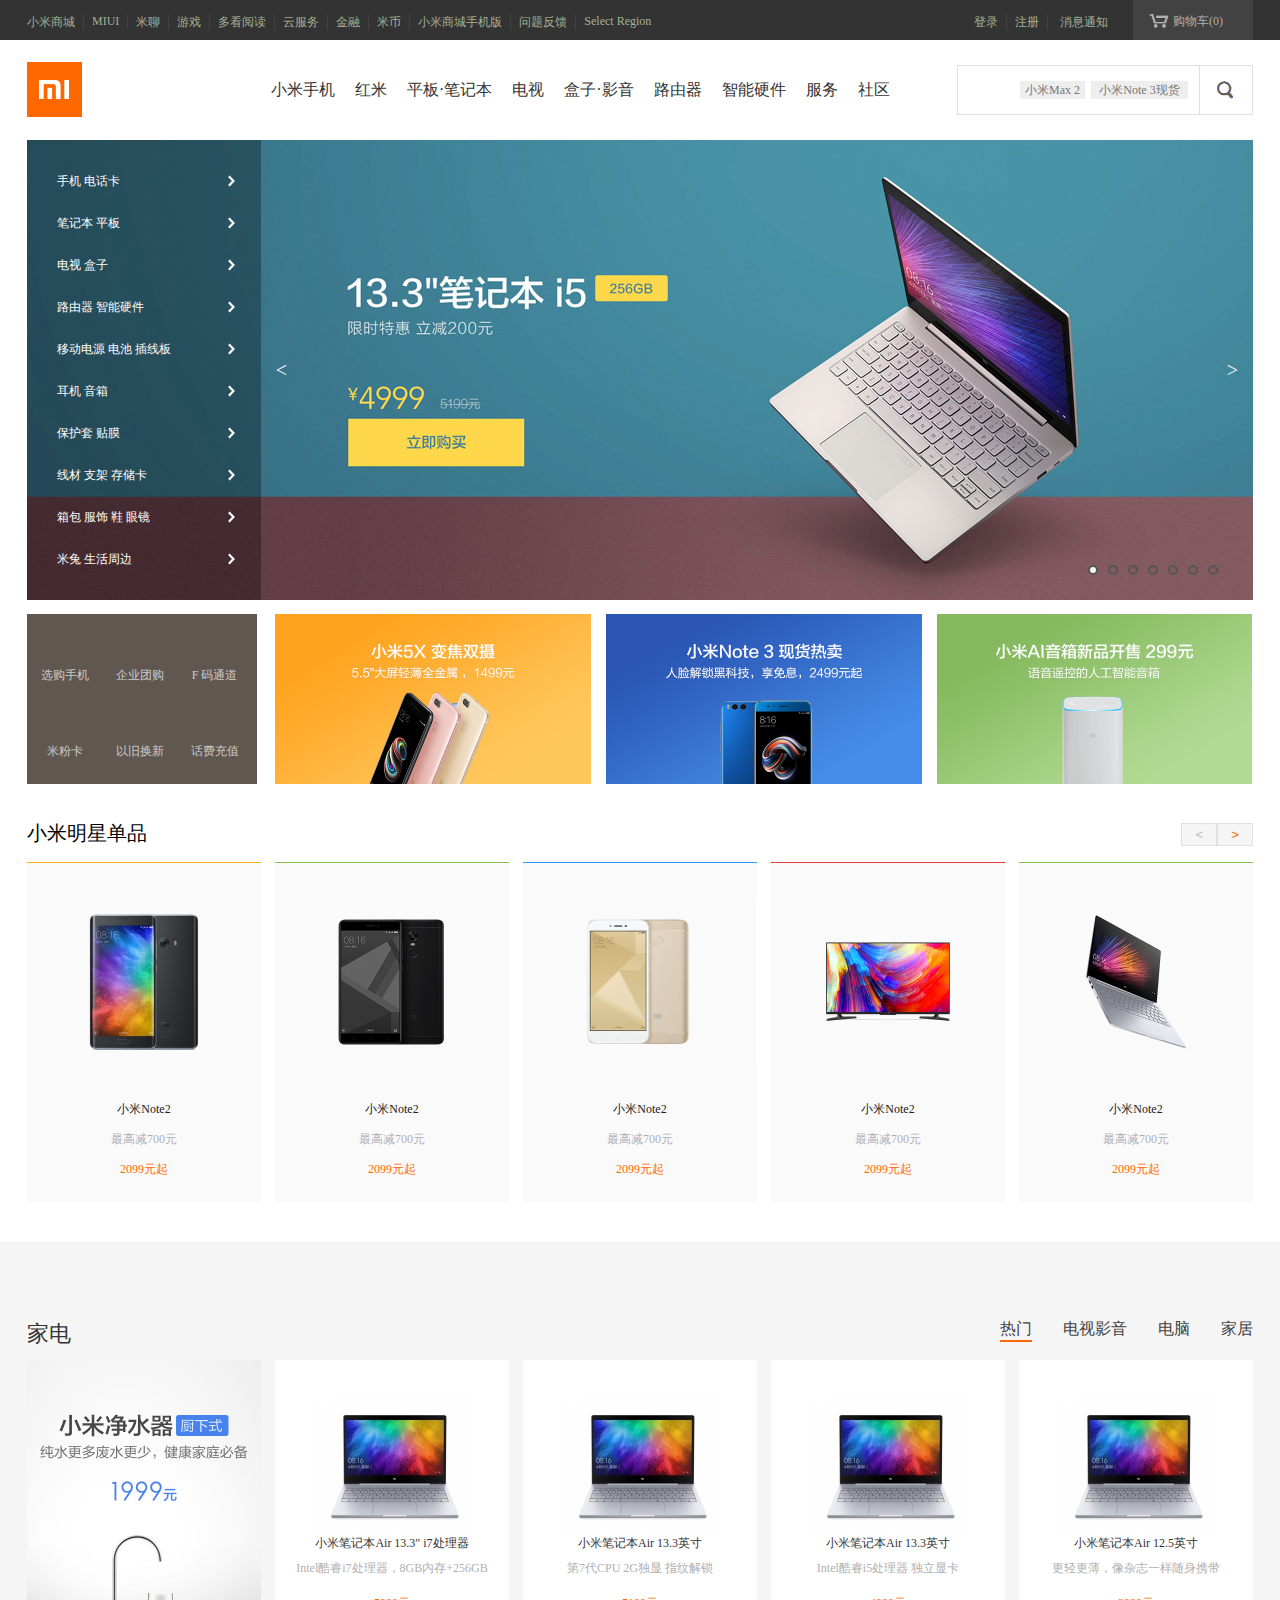
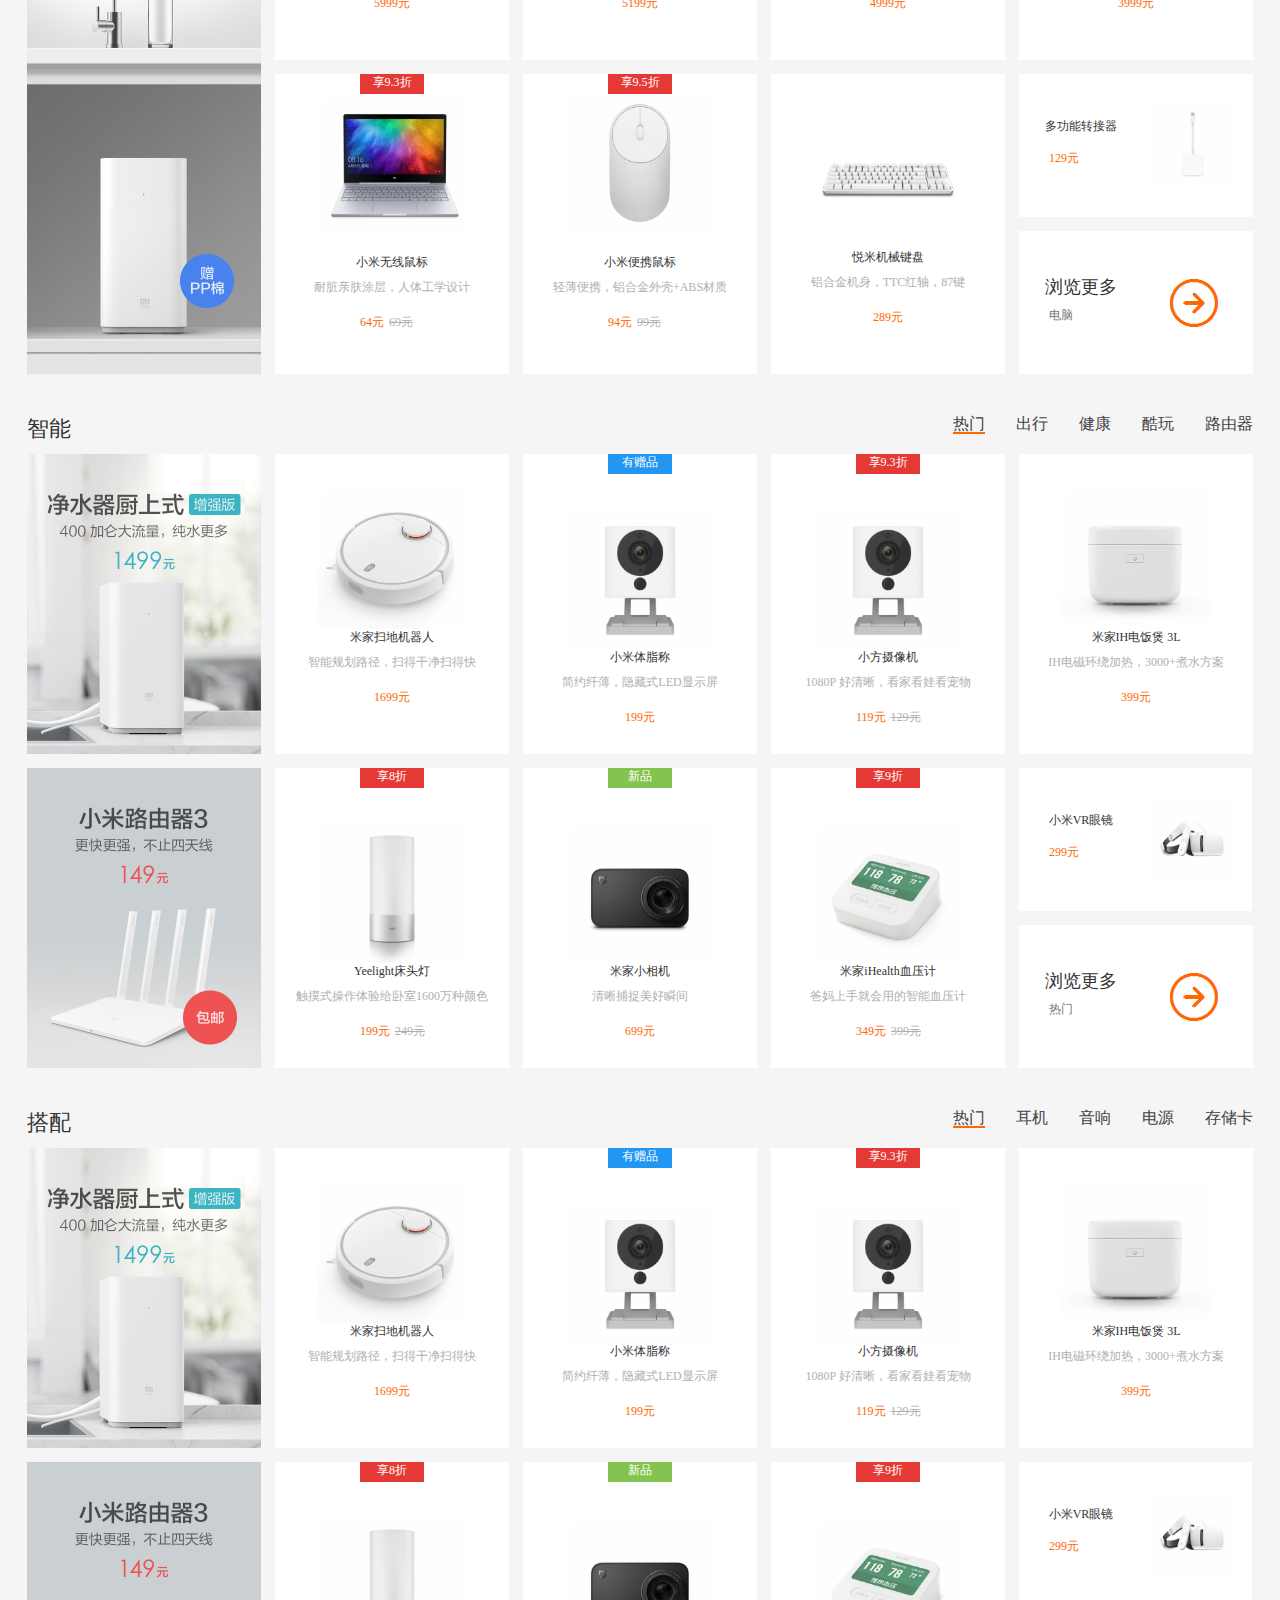
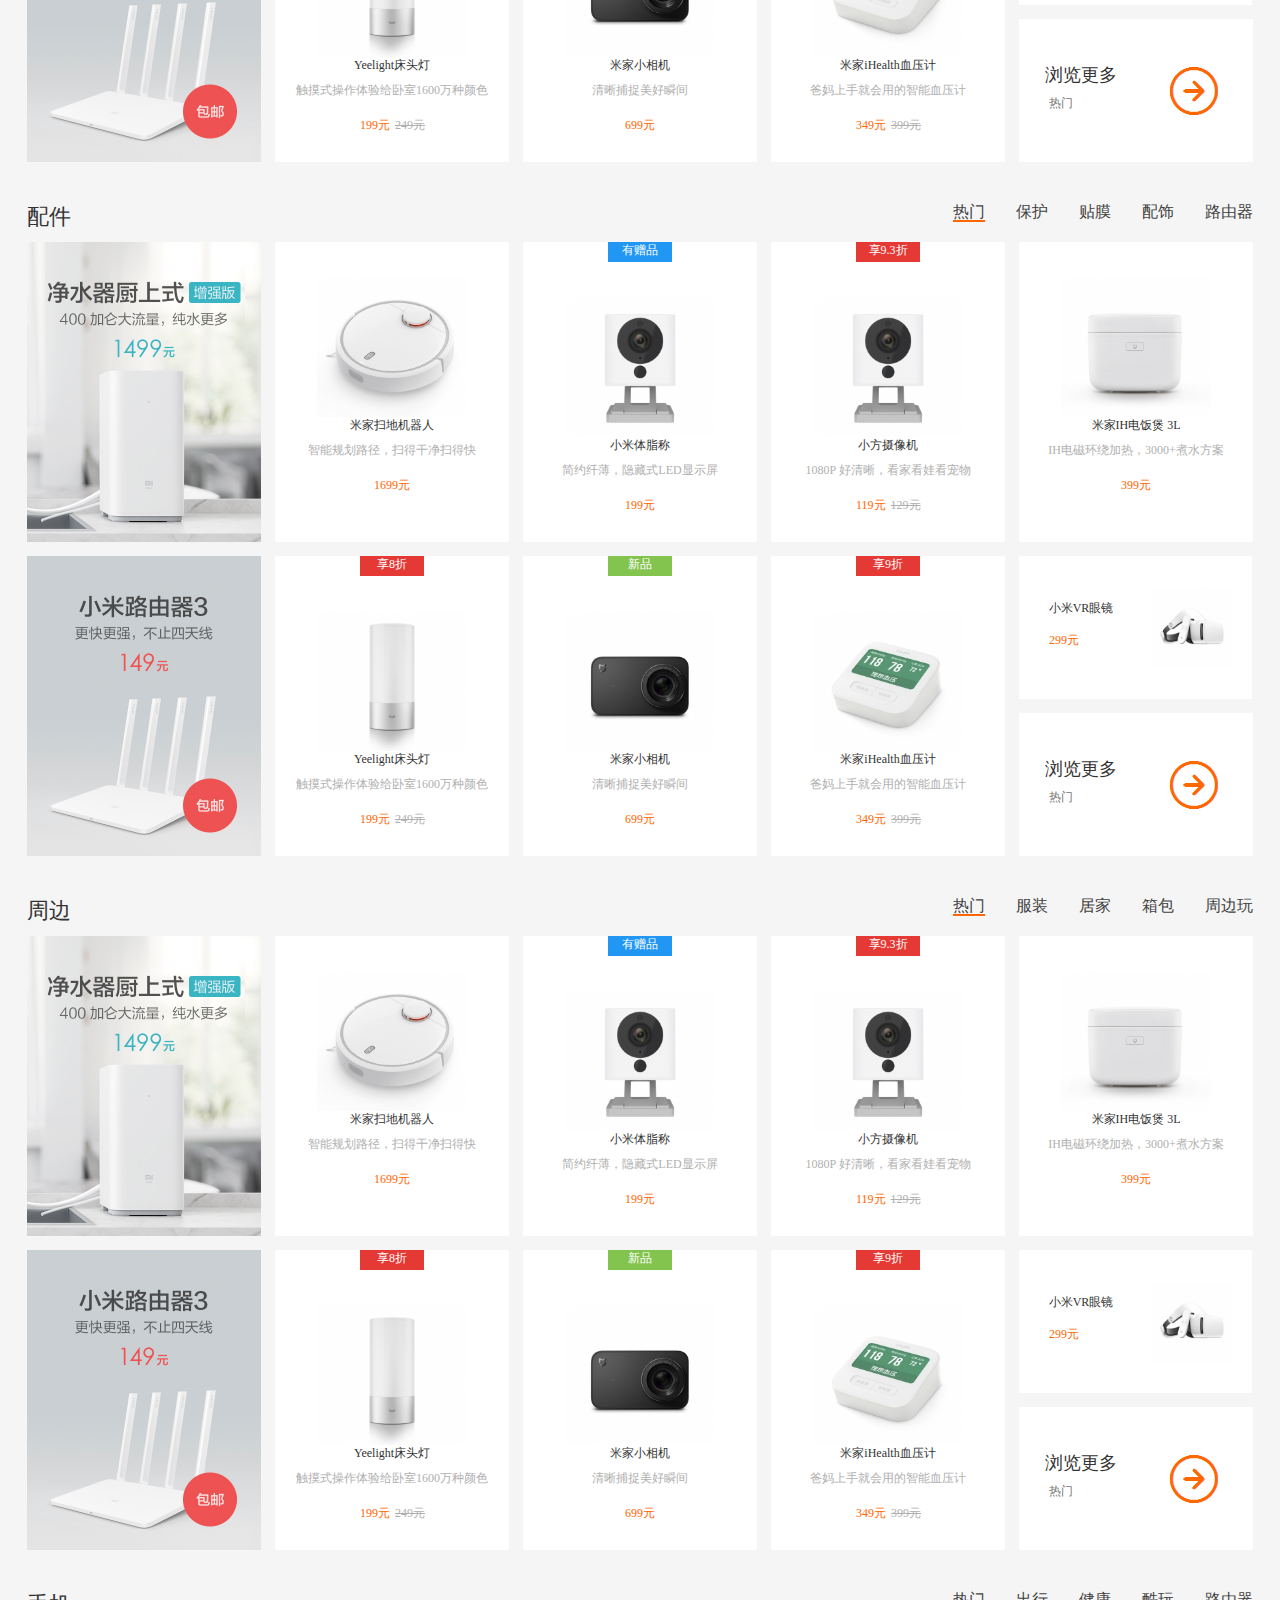
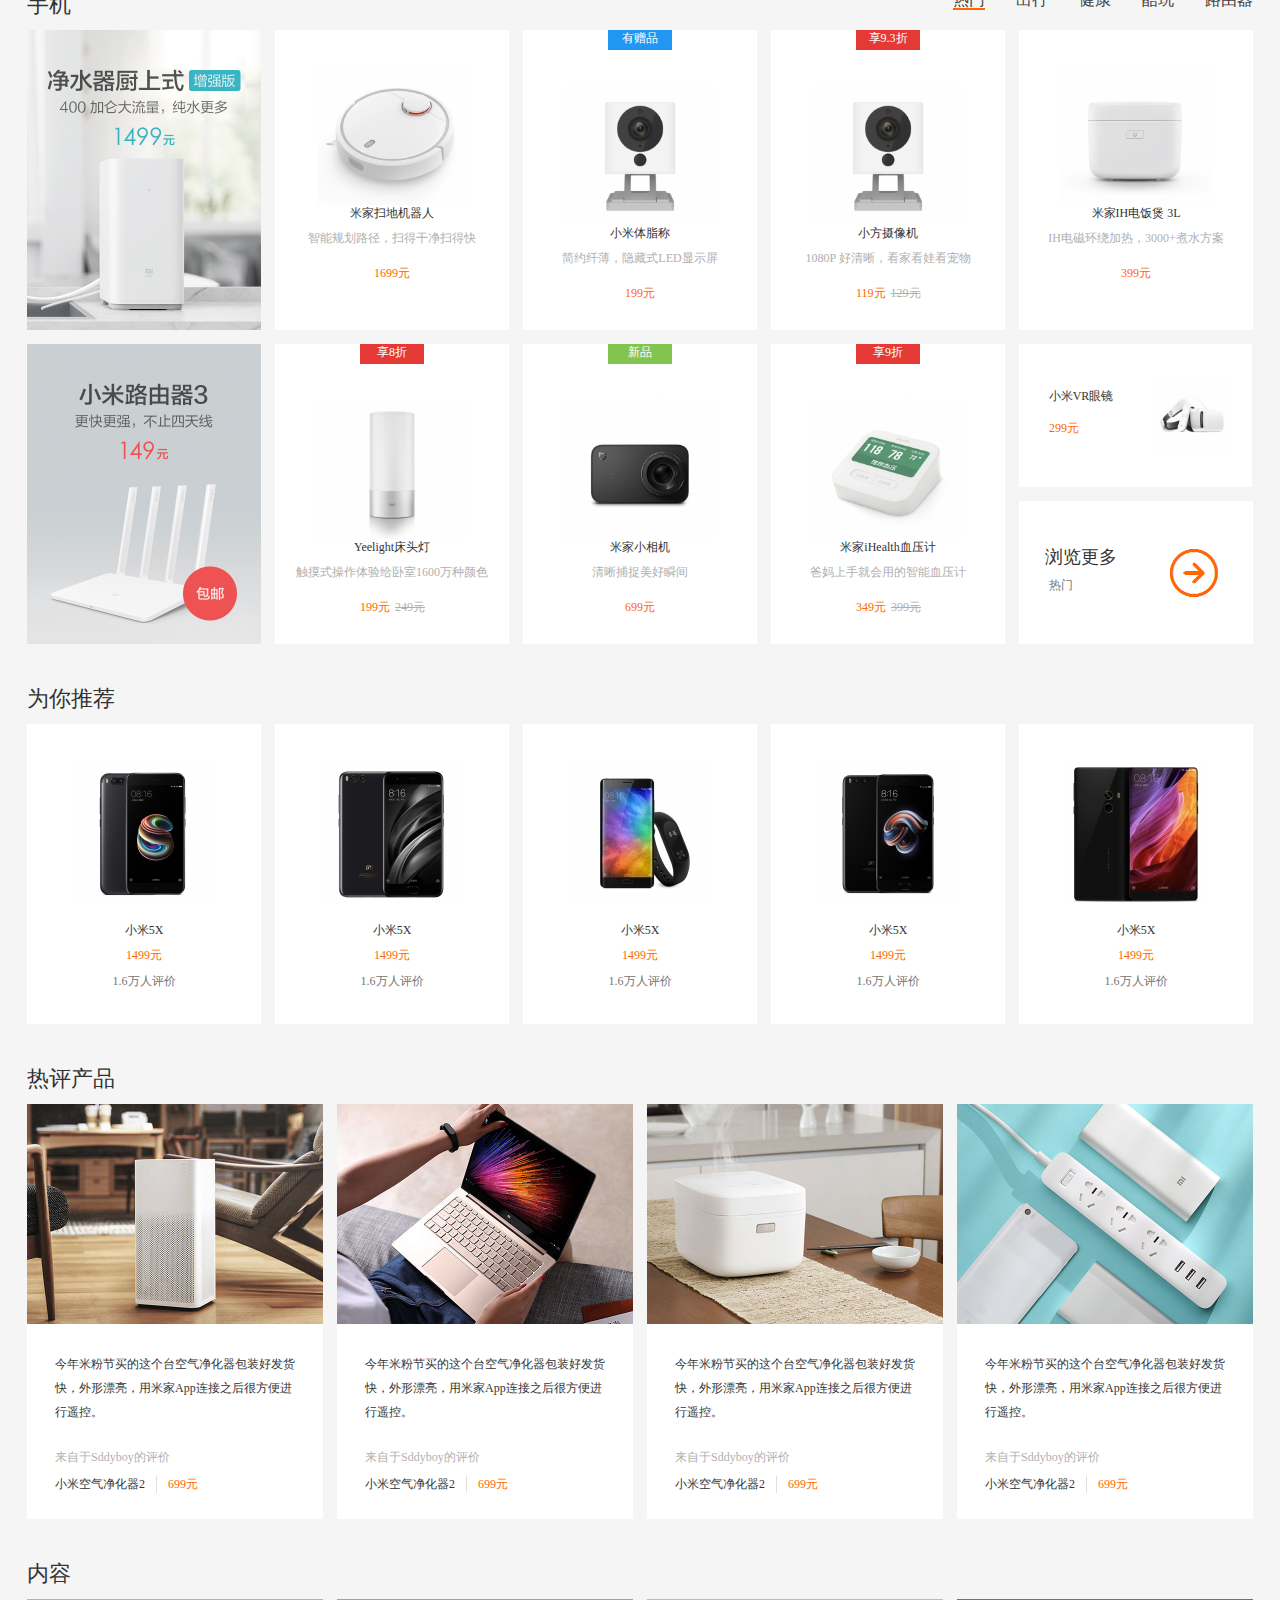
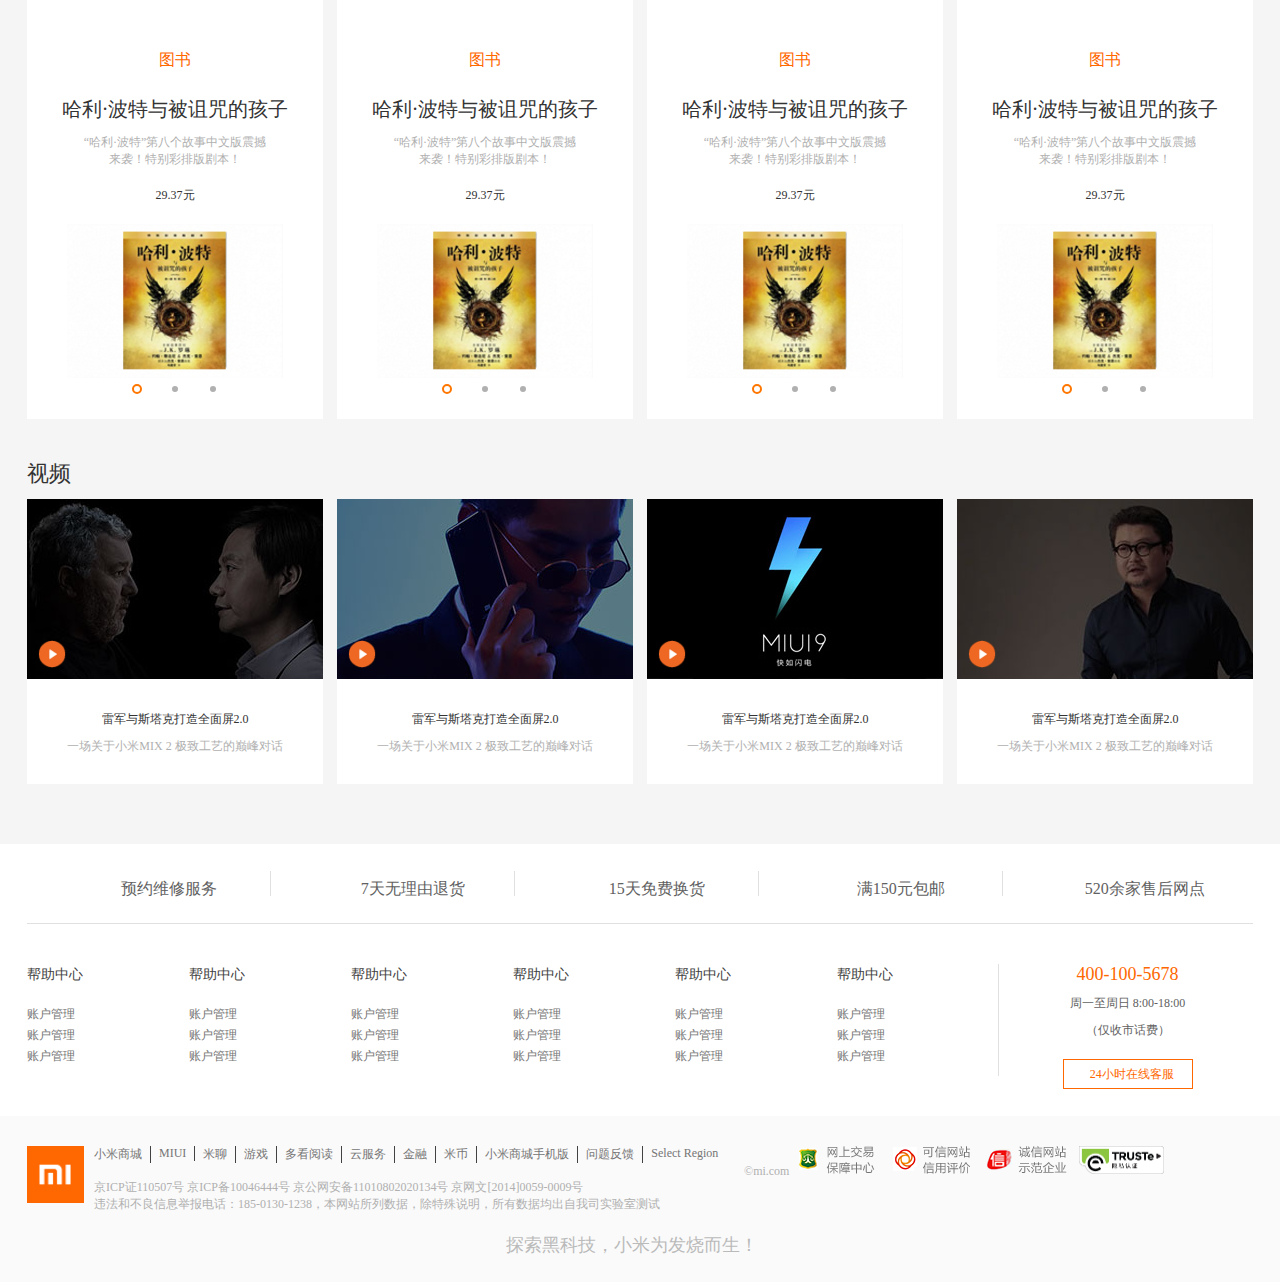
<file: 许超智小米商城/index.html>
<!DOCTYPE html>
<html lang="en">
<head>
	<meta charset="UTF-8">
	<title>小米商城</title>
	<link rel="stylesheet" href="CSS/index.css">
	<link rel="shortcut icon" type="image/x-icon" href="img/favicon.ico" media="screen" />
    <script src="js/jquery-3.2.1.js"></script>
</head>
<body>
<!-- =========================这是分割线============================== -->
<!-- 头开始 -->
<div class="lanmu">
	<div class="lanmu-header">
		<!-- 栏目左字 -->	
			<ul class="header-left">
				<li><a href="">小米商城</a></li>
				<li><a href="">MIUI</a></li>
				<li><a href="">米聊</a></li>
				<li><a href="">游戏</a></li>
				<li><a href="">多看阅读</a></li>
				<li><a href="">云服务</a></li>
				<li><a href="">金融</a></li>
				<li><a href="">米币</a></li>
				<li><a href="">小米商城手机版</a></li>
				<li><a href="">问题反馈</a></li>
				<li><a href="">Select Region</a></li>
			</ul>
		<!-- 购物车 -->
			<a class="gouwuche" href="">
				<div class="gouwutu"></div>
				<div class="gouwuzi">购物车(0)</div>
				<div class="gouwu"><p>购物车中还没有商品，赶紧选购吧！</p></div>
			</a> 
		<!-- 栏目右字 -->
			<ul class="header-right">
				<li><a href="">登录</a></li>
				<li><a href="">注册</a></li>
				<li><a href="">消息通知</a></li>
				
			</ul>
	</div>
</div>
<!-- 头结束 -->
<!-- =========================这是分割线============================== -->
<!-- 导航栏开始 -->
<nav>
<div class="nav">
	<div class="nav-left">
		<a class="nav-mi" href="">
			<img src="IMG/mi_16.png" alt="" title="小米官网" class="mi">
		</a>
	</div>

	<ul class="nav-center">
		<li><a href="">小米手机</a></li>
		<li><a href="">红米</a></li>
		<li><a href="">平板·笔记本</a></li>
		<li><a href="">电视</a></li>
		<li><a href="">盒子·影音</a></li>
		<li><a href="">路由器</a></li>
		<li><a href="">智能硬件</a></li>
		<li><a href="">服务</a></li>
		<li><a href="">社区</a></li>
	</ul>
	<div class="xiala-kuan">
	<div class="nav-xiala">
		<ul class="nav-kbox">
			<li>
				<div class="xp-wz">新品</div>
				<a class="xp-tu" href=""><img src="IMG/mix2320-220.png" alt=""></a>
				<a class="xp-mc" href="">小米MIX 2</a>
				<p class="xp-jg">3299起</p>
			</li>
			<li>
				<div class="xp-wz">新品</div>
				<a class="xp-tu" href=""><img src="IMG/xiaomiNOTE2-320-220.jpg" alt=""></a>
				<a class="xp-mc" href="">小米MIX 2</a>
				<p class="xp-jg">3299起</p>
			</li>
			<li>
				<div class="xp-wz">新品</div>
				<a class="xp-tu" href=""><img src="IMG/xm6-320.png" alt=""></a>
				<a class="xp-mc" href="">小米MIX 2</a>
				<p class="xp-jg">3299起</p>
			</li>
			<li>
				<div class="xp-wz">新品</div>
				<a class="xp-tu" href=""><img src="IMG/mix2320-220.png" alt=""></a>
				<a class="xp-mc" href="">小米MIX 2</a>
				<p class="xp-jg">3299起</p>
			</li>
			<li>
				<div class="xp-wz">新品</div>
				<a class="xp-tu" href=""><img src="IMG/note2320x220.png" alt=""></a>
				<a class="xp-mc" href="">小米MIX 2</a>
				<p class="xp-jg">3299起</p>
			</li>
			<li>
				<div class="xp-wz">新品</div>
				<a class="xp-tu" href=""><img src="IMG/xiaomiNOTE2-320-220.jpg" alt=""></a>
				<a class="xp-mc" href="">小米MIX 2</a>
				<p class="xp-jg">3299起</p>
			</li>
		</ul>
	</div>
	<div class="nav-xiala">
		<ul class="nav-kbox">
			<li>
				<div class="xp-wz">新品</div>
				<a class="xp-tu" href=""><img src="IMG/mix2320-220.png" alt=""></a>
				<a class="xp-mc" href="">小米MIX 2</a>
				<p class="xp-jg">3299起</p>
			</li>
			<li>
				<div class="xp-wz">新品</div>
				<a class="xp-tu" href=""><img src="IMG/xiaomiNOTE2-320-220.jpg" alt=""></a>
				<a class="xp-mc" href="">小米MIX 2</a>
				<p class="xp-jg">3299起</p>
			</li>
			<li>
				<div class="xp-wz">新品</div>
				<a class="xp-tu" href=""><img src="IMG/xiaomiNOTE2-320-220.jpg" alt=""></a>
				<a class="xp-mc" href="">小米MIX 2</a>
				<p class="xp-jg">3299起</p>
			</li>
			<li>
				<div class="xp-wz">新品</div>
				<a class="xp-tu" href=""><img src="IMG/xiaomiNOTE2-320-220.jpg" alt=""></a>
				<a class="xp-mc" href="">小米MIX 2</a>
				<p class="xp-jg">3299起</p>
			</li>
			<li>
				<div class="xp-wz">新品</div>
				<a class="xp-tu" href=""><img src="IMG/note2320x220.png" alt=""></a>
				<a class="xp-mc" href="">小米MIX 2</a>
				<p class="xp-jg">3299起</p>
			</li>
			<li>
				<div class="xp-wz">新品</div>
				<a class="xp-tu" href=""><img src="IMG/xiaomiNOTE2-320-220.jpg" alt=""></a>
				<a class="xp-mc" href="">小米MIX 2</a>
				<p class="xp-jg">3299起</p>
			</li>
		</ul>
	</div>
	<div class="nav-xiala">
		<ul class="nav-kbox">
			<li>
				<div class="xp-wz">新品</div>
				<a class="xp-tu" href=""><img src="IMG/mix2320-220.png" alt=""></a>
				<a class="xp-mc" href="">小米MIX 2</a>
				<p class="xp-jg">3299起</p>
			</li>
			<li>
				<div class="xp-wz">新品</div>
				<a class="xp-tu" href=""><img src="IMG/xm6-320.png" alt=""></a>
				<a class="xp-mc" href="">小米MIX 2</a>
				<p class="xp-jg">3299起</p>
			</li>
			<li>
				<div class="xp-wz">新品</div>
				<a class="xp-tu" href=""><img src="IMG/xm6-320.png" alt=""></a>
				<a class="xp-mc" href="">小米MIX 2</a>
				<p class="xp-jg">3299起</p>
			</li>
			<li>
				<div class="xp-wz">新品</div>
				<a class="xp-tu" href=""><img src="IMG/mix2320-220.png" alt=""></a>
				<a class="xp-mc" href="">小米MIX 2</a>
				<p class="xp-jg">3299起</p>
			</li>
			<li>
				<div class="xp-wz">新品</div>
				<a class="xp-tu" href=""><img src="IMG/xm6-320.png" alt=""></a>
				<a class="xp-mc" href="">小米MIX 2</a>
				<p class="xp-jg">3299起</p>
			</li>
			<li>
				<div class="xp-wz">新品</div>
				<a class="xp-tu" href=""><img src="IMG/xiaomiNOTE2-320-220.jpg" alt=""></a>
				<a class="xp-mc" href="">小米MIX 2</a>
				<p class="xp-jg">3299起</p>
			</li>
		</ul>
	</div>
	<div class="nav-xiala">
		<ul class="nav-kbox">
			<li>
				<div class="xp-wz">新品</div>
				<a class="xp-tu" href=""><img src="IMG/mix2320-220.png" alt=""></a>
				<a class="xp-mc" href="">小米MIX 2</a>
				<p class="xp-jg">3299起</p>
			</li>
			<li>
				<div class="xp-wz">新品</div>
				<a class="xp-tu" href=""><img src="IMG/xiaomiNOTE2-320-220.jpg" alt=""></a>
				<a class="xp-mc" href="">小米MIX 2</a>
				<p class="xp-jg">3299起</p>
			</li>
			<li>
				<div class="xp-wz">新品</div>
				<a class="xp-tu" href=""><img src="IMG/xm6-320.png" alt=""></a>
				<a class="xp-mc" href="">小米MIX 2</a>
				<p class="xp-jg">3299起</p>
			</li>
			<li>
				<div class="xp-wz">新品</div>
				<a class="xp-tu" href=""><img src="IMG/mix2320-220.png" alt=""></a>
				<a class="xp-mc" href="">小米MIX 2</a>
				<p class="xp-jg">3299起</p>
			</li>
			<li>
				<div class="xp-wz">新品</div>
				<a class="xp-tu" href=""><img src="IMG/note2320x220.png" alt=""></a>
				<a class="xp-mc" href="">小米MIX 2</a>
				<p class="xp-jg">3299起</p>
			</li>
			<li>
				<div class="xp-wz">新品</div>
				<a class="xp-tu" href=""><img src="IMG/xiaomiNOTE2-320-220.jpg" alt=""></a>
				<a class="xp-mc" href="">小米MIX 2</a>
				<p class="xp-jg">3299起</p>
			</li>
		</ul>
	</div>
	<div class="nav-xiala">
		<ul class="nav-kbox">
			<li>
				<div class="xp-wz">新品</div>
				<a class="xp-tu" href=""><img src="IMG/mix2320-220.png" alt=""></a>
				<a class="xp-mc" href="">小米MIX 2</a>
				<p class="xp-jg">3299起</p>
			</li>
			<li>
				<div class="xp-wz">新品</div>
				<a class="xp-tu" href=""><img src="IMG/mix2320-220.png" alt=""></a>
				<a class="xp-mc" href="">小米MIX 2</a>
				<p class="xp-jg">3299起</p>
			</li>
			<li>
				<div class="xp-wz">新品</div>
				<a class="xp-tu" href=""><img src="IMG/xm6-320.png" alt=""></a>
				<a class="xp-mc" href="">小米MIX 2</a>
				<p class="xp-jg">3299起</p>
			</li>
			<li>
				<div class="xp-wz">新品</div>
				<a class="xp-tu" href=""><img src="IMG/mix2320-220.png" alt=""></a>
				<a class="xp-mc" href="">小米MIX 2</a>
				<p class="xp-jg">3299起</p>
			</li>
			<li>
				<div class="xp-wz">新品</div>
				<a class="xp-tu" href=""><img src="IMG/note2320x220.png" alt=""></a>
				<a class="xp-mc" href="">小米MIX 2</a>
				<p class="xp-jg">3299起</p>
			</li>
			<li>
				<div class="xp-wz">新品</div>
				<a class="xp-tu" href=""><img src="IMG/xiaomiNOTE2-320-220.jpg" alt=""></a>
				<a class="xp-mc" href="">小米MIX 2</a>
				<p class="xp-jg">3299起</p>
			</li>
		</ul>
	</div>
	<div class="nav-xiala">
		<ul class="nav-kbox">
			<li>
				<div class="xp-wz">新品</div>
				<a class="xp-tu" href=""><img src="IMG/xiaomiNOTE2-320-220.jpg" alt=""></a>
				<a class="xp-mc" href="">小米MIX 2</a>
				<p class="xp-jg">3299起</p>
			</li>
			<li>
				<div class="xp-wz">新品</div>
				<a class="xp-tu" href=""><img src="IMG/xiaomiNOTE2-320-220.jpg" alt=""></a>
				<a class="xp-mc" href="">小米MIX 2</a>
				<p class="xp-jg">3299起</p>
			</li>
			<li>
				<div class="xp-wz">新品</div>
				<a class="xp-tu" href=""><img src="IMG/xiaomiNOTE2-320-220.jpg" alt=""></a>
				<a class="xp-mc" href="">小米MIX 2</a>
				<p class="xp-jg">3299起</p>
			</li>
			<li>
				<div class="xp-wz">新品</div>
				<a class="xp-tu" href=""><img src="IMG/mix2320-220.png" alt=""></a>
				<a class="xp-mc" href="">小米MIX 2</a>
				<p class="xp-jg">3299起</p>
			</li>
			<li>
				<div class="xp-wz">新品</div>
				<a class="xp-tu" href=""><img src="IMG/note2320x220.png" alt=""></a>
				<a class="xp-mc" href="">小米MIX 2</a>
				<p class="xp-jg">3299起</p>
			</li>
			<li>
				<div class="xp-wz">新品</div>
				<a class="xp-tu" href=""><img src="IMG/xiaomiNOTE2-320-220.jpg" alt=""></a>
				<a class="xp-mc" href="">小米MIX 2</a>
				<p class="xp-jg">3299起</p>
			</li>
		</ul>
	</div>
	<div class="nav-xiala">
		<ul class="nav-kbox">
			<li>
				<div class="xp-wz">新品</div>
				<a class="xp-tu" href=""><img src="IMG/mix2320-220.png" alt=""></a>
				<a class="xp-mc" href="">小米MIX 2</a>
				<p class="xp-jg">3299起</p>
			</li>
			<li>
				<div class="xp-wz">新品</div>
				<a class="xp-tu" href=""><img src="IMG/xiaomiNOTE2-320-220.jpg" alt=""></a>
				<a class="xp-mc" href="">小米MIX 2</a>
				<p class="xp-jg">3299起</p>
			</li>
			<li>
				<div class="xp-wz">新品</div>
				<a class="xp-tu" href=""><img src="IMG/xiaomiNOTE2-320-220.jpg" alt=""></a>
				<a class="xp-mc" href="">小米MIX 2</a>
				<p class="xp-jg">3299起</p>
			</li>
			<li>
				<div class="xp-wz">新品</div>
				<a class="xp-tu" href=""><img src="IMG/mix2320-220.png" alt=""></a>
				<a class="xp-mc" href="">小米MIX 2</a>
				<p class="xp-jg">3299起</p>
			</li>
			<li>
				<div class="xp-wz">新品</div>
				<a class="xp-tu" href=""><img src="IMG/note2320x220.png" alt=""></a>
				<a class="xp-mc" href="">小米MIX 2</a>
				<p class="xp-jg">3299起</p>
			</li>
			<li>
				<div class="xp-wz">新品</div>
				<a class="xp-tu" href=""><img src="IMG/xiaomiNOTE2-320-220.jpg" alt=""></a>
				<a class="xp-mc" href="">小米MIX 2</a>
				<p class="xp-jg">3299起</p>
			</li>
		</ul>
	</div>
	</div>
	<!-- 搜索框 -->
	<div class="nav-right">
		<input type="text" placeholder="" name="user" value=""maxlength="20" class="nav-rightz">
			<div class="sswz1">小米Max 2</div>
			<div class="sswz2">小米Note 3现货</div>
		<a class="nav-righty" href="">
			<div class="sousuo"></div>
		</a>
	</div>
</div>
</nav>
<!-- 导航栏结束 -->
<!-- =========================这是分割线============================== -->
<!-- banner图开始 -->
<div class="banner">
<!-- banner大图 -->
	<ul class="banner-box">
		<li id="xianshi">
			<a href="">
				<img src="IMG/banner1.jpg" alt="">
			</a>
		</li>
		<li id="">
			<a href="">
				<img src="IMG/banner2.jpg" alt="">
			</a>
		</li>
		<li id="">
			<a href="">
				<img src="IMG/banner3.jpg" alt="">
			</a>
		</li>
		<li id="">
			<a href="">
				<img src="IMG/banner4.jpg" alt="">
			</a>
		</li>
		<li id="">
			<a href="">
				<img src="IMG/banner5.jpg" alt="">
			</a>
		</li>
		<li id="">
			<a href="">
				<img src="IMG/banner1.jpg" alt="">
			</a>
		</li>
		<li id="">
			<a href="">
				<img src="IMG/banner3.jpg" alt="">
			</a>
		</li>
	</ul>
<!-- 左把手 -->
	<div class="banner-zuo">&lt;</div>
<!-- 右把手 -->
	<div class="banner-you">&gt;</div>
<!-- 点图 -->
	<ul class="banner-dian">
		<li style="background: #f5f5f5;"><a href=""></a></li>
		<li><a href=""></a></li>
		<li><a href=""></a></li>
		<li><a href=""></a></li>
		<li><a href=""></a></li>
		<li><a href=""></a></li>
		<li ><a href=""></a></li>
	</ul>
<!-- 侧导航 -->
	<div class="cenav">
		<ul class="cenav-box">
			<li>
				<a href="">
					<p class="cenav-wz">手机 电话卡</p>
					<img src="IMG/youjiantou.png" alt="">
				</a>
				<div class="cenav-xxklb none">
					<div class="cennv222">
						<div class="celb">
							<a id="lb1" href=""><img src="IMG/dp1.png" alt=""></a>
							<a id="lb2" href="">小米Note 3</a>
							<a id="lb3" href="">选购</a>
						</div>
						<div class="celb">
							<a id="lb1" href=""><img src="IMG/dp2.png" alt=""></a>
							<a id="lb2" href="">小米Note 3</a>
							<a id="lb3" href="">选购</a>
						</div>
						<div class="celb">
							<a id="lb1" href=""><img src="IMG/dp3.png" alt=""></a>
							<a id="lb2" href="">小米Note 3</a>
							<a id="lb3" href="">选购</a>
						</div>
						<div class="celb">
							<a id="lb1" href=""><img src="IMG/dp4.png" alt=""></a>
							<a id="lb2" href="">小米Note 3</a>
							<a id="lb3" href="">选购</a>
						</div>
						<div class="celb">
							<a id="lb1" href=""><img src="IMG/dp5.png" alt=""></a>
							<a id="lb2" href="">小米Note 3</a>
							<a id="lb3" href="">选购</a>
						</div>
						<div class="celb">
							<a id="lb1" href=""><img src="IMG/note3-80-2.png" alt=""></a>
							<a id="lb2" href="">小米Note 3</a>
							<a id="lb3" href="">选购</a>
						</div>
						<div class="celb">
							<a id="lb1" href=""><img src="IMG/note3-80-2.png" alt=""></a>
							<a id="lb2" href="">小米Note 3</a>
							<a id="lb3" href="">选购</a>
						</div>
						<div class="celb">
							<a id="lb1" href=""><img src="IMG/note3-80-2.png" alt=""></a>
							<a id="lb2" href="">小米Note 3</a>
							<a id="lb3" href="">选购</a>
						</div>
						<div class="celb">
							<a id="lb1" href=""><img src="IMG/note3-80-2.png" alt=""></a>
							<a id="lb2" href="">小米Note 3</a>
							<a id="lb3" href="">选购</a>
						</div>
						<div class="celb">
							<a id="lb1" href=""><img src="IMG/note3-80-2.png" alt=""></a>
							<a id="lb2" href="">小米Note 3</a>
							<a id="lb3" href="">选购</a>
						</div>
						<div class="celb">
							<a id="lb1" href=""><img src="IMG/note3-80-2.png" alt=""></a>
							<a id="lb2" href="">小米Note 3</a>
							<a id="lb3" href="">选购</a>
						</div>
						<div class="celb">
							<a id="lb1" href=""><img src="IMG/note3-80-2.png" alt=""></a>
							<a id="lb2" href="">小米Note 3</a>
							<a id="lb3" href="">选购</a>
						</div>
						<div class="celb">
							<a id="lb1" href=""><img src="IMG/note3-80-2.png" alt=""></a>
							<a id="lb2" href="">小米Note 3</a>
							<a id="lb3" href="">选购</a>
						</div>
						<div class="celb">
							<a id="lb1" href=""><img src="IMG/note3-80-2.png" alt=""></a>
							<a id="lb2" href="">小米Note 3</a>
							<a id="lb3" href="">选购</a>
						</div>
						<div class="celb">
							<a id="lb1" href=""><img src="IMG/note3-80-2.png" alt=""></a>
							<a id="lb2" href="">小米Note 3</a>
							<a id="lb3" href="">选购</a>
						</div>
						<div class="celb">
							<a id="lb1" href=""><img src="IMG/note3-80-2.png" alt=""></a>
							<a id="lb2" href="">小米Note 3</a>
							<a id="lb3" href="">选购</a>
						</div>
					</div>
				</div>
			</li>
			<li><a href="">
				<p class="cenav-wz">笔记本 平板</p>
					<img src="IMG/youjiantou.png" alt="">
			</a><div class="cenav-xxklb none"><div class="cennv222">
						<div class="celb">
							<a id="lb1" href=""><img src="IMG/note3-80-2.png" alt=""></a>
							<a id="lb2" href="">小米Note 3</a>
							<a id="lb3" href="">选购</a>
						</div>
						<div class="celb">
							<a id="lb1" href=""><img src="IMG/note3-80-2.png" alt=""></a>
							<a id="lb2" href="">小米Note 3</a>
							<a id="lb3" href="">选购</a>
						</div>
						<div class="celb">
							<a id="lb1" href=""><img src="IMG/note3-80-2.png" alt=""></a>
							<a id="lb2" href="">小米Note 3</a>
							<a id="lb3" href="">选购</a>
						</div>
						<div class="celb">
							<a id="lb1" href=""><img src="IMG/note3-80-2.png" alt=""></a>
							<a id="lb2" href="">小米Note 3</a>
							<a id="lb3" href="">选购</a>
						</div>
						<div class="celb">
							<a id="lb1" href=""><img src="IMG/note3-80-2.png" alt=""></a>
							<a id="lb2" href="">小米Note 3</a>
							<a id="lb3" href="">选购</a>
						</div>
						<div class="celb">
							<a id="lb1" href=""><img src="IMG/note3-80-2.png" alt=""></a>
							<a id="lb2" href="">小米Note 3</a>
							<a id="lb3" href="">选购</a>
						</div>
						<div class="celb">
							<a id="lb1" href=""><img src="IMG/note3-80-2.png" alt=""></a>
							<a id="lb2" href="">小米Note 3</a>
							<a id="lb3" href="">选购</a>
						</div>
						<div class="celb">
							<a id="lb1" href=""><img src="IMG/note3-80-2.png" alt=""></a>
							<a id="lb2" href="">小米Note 3</a>
							<a id="lb3" href="">选购</a>
						</div>
						<div class="celb">
							<a id="lb1" href=""><img src="IMG/note3-80-2.png" alt=""></a>
							<a id="lb2" href="">小米Note 3</a>
							<a id="lb3" href="">选购</a>
						</div>
						<div class="celb">
							<a id="lb1" href=""><img src="IMG/note3-80-2.png" alt=""></a>
							<a id="lb2" href="">小米Note 3</a>
							<a id="lb3" href="">选购</a>
						</div>
						<div class="celb">
							<a id="lb1" href=""><img src="IMG/note3-80-2.png" alt=""></a>
							<a id="lb2" href="">小米Note 3</a>
							<a id="lb3" href="">选购</a>
						</div>
						<div class="celb">
							<a id="lb1" href=""><img src="IMG/note3-80-2.png" alt=""></a>
							<a id="lb2" href="">小米Note 3</a>
							<a id="lb3" href="">选购</a>
						</div>
						<div class="celb">
							<a id="lb1" href=""><img src="IMG/note3-80-2.png" alt=""></a>
							<a id="lb2" href="">小米Note 3</a>
							<a id="lb3" href="">选购</a>
						</div>
						<div class="celb">
							<a id="lb1" href=""><img src="IMG/note3-80-2.png" alt=""></a>
							<a id="lb2" href="">小米Note 3</a>
							<a id="lb3" href="">选购</a>
						</div>
						<div class="celb">
							<a id="lb1" href=""><img src="IMG/note3-80-2.png" alt=""></a>
							<a id="lb2" href="">小米Note 3</a>
							<a id="lb3" href="">选购</a>
						</div>
						<div class="celb">
							<a id="lb1" href=""><img src="IMG/note3-80-2.png" alt=""></a>
							<a id="lb2" href="">小米Note 3</a>
							<a id="lb3" href="">选购</a>
						</div>
					</div></div></li>
			<li><a href="">
				<p class="cenav-wz">电视 盒子</p>
					<img src="IMG/youjiantou.png" alt="">
			</a><div class="cenav-xxklb none"><div class="cennv222">
						<div class="celb">
							<a id="lb1" href=""><img src="IMG/dp5.png" alt=""></a>
							<a id="lb2" href="">小米Note 3</a>
							<a id="lb3" href="">选购</a>
						</div>
						<div class="celb">
							<a id="lb1" href=""><img src="IMG/dp4.png" alt=""></a>
							<a id="lb2" href="">小米Note 3</a>
							<a id="lb3" href="">选购</a>
						</div>
						<div class="celb">
							<a id="lb1" href=""><img src="IMG/note3-80-2.png" alt=""></a>
							<a id="lb2" href="">小米Note 3</a>
							<a id="lb3" href="">选购</a>
						</div>
						<div class="celb">
							<a id="lb1" href=""><img src="IMG/note3-80-2.png" alt=""></a>
							<a id="lb2" href="">小米Note 3</a>
							<a id="lb3" href="">选购</a>
						</div>
						<div class="celb">
							<a id="lb1" href=""><img src="IMG/note3-80-2.png" alt=""></a>
							<a id="lb2" href="">小米Note 3</a>
							<a id="lb3" href="">选购</a>
						</div>
						<div class="celb">
							<a id="lb1" href=""><img src="IMG/note3-80-2.png" alt=""></a>
							<a id="lb2" href="">小米Note 3</a>
							<a id="lb3" href="">选购</a>
						</div>
						<div class="celb">
							<a id="lb1" href=""><img src="IMG/note3-80-2.png" alt=""></a>
							<a id="lb2" href="">小米Note 3</a>
							<a id="lb3" href="">选购</a>
						</div>
						<div class="celb">
							<a id="lb1" href=""><img src="IMG/note3-80-2.png" alt=""></a>
							<a id="lb2" href="">小米Note 3</a>
							<a id="lb3" href="">选购</a>
						</div>
						<div class="celb">
							<a id="lb1" href=""><img src="IMG/note3-80-2.png" alt=""></a>
							<a id="lb2" href="">小米Note 3</a>
							<a id="lb3" href="">选购</a>
						</div>
						<div class="celb">
							<a id="lb1" href=""><img src="IMG/note3-80-2.png" alt=""></a>
							<a id="lb2" href="">小米Note 3</a>
							<a id="lb3" href="">选购</a>
						</div>
						<div class="celb">
							<a id="lb1" href=""><img src="IMG/note3-80-2.png" alt=""></a>
							<a id="lb2" href="">小米Note 3</a>
							<a id="lb3" href="">选购</a>
						</div>
						<div class="celb">
							<a id="lb1" href=""><img src="IMG/note3-80-2.png" alt=""></a>
							<a id="lb2" href="">小米Note 3</a>
							<a id="lb3" href="">选购</a>
						</div>
						<div class="celb">
							<a id="lb1" href=""><img src="IMG/note3-80-2.png" alt=""></a>
							<a id="lb2" href="">小米Note 3</a>
							<a id="lb3" href="">选购</a>
						</div>
						<div class="celb">
							<a id="lb1" href=""><img src="IMG/note3-80-2.png" alt=""></a>
							<a id="lb2" href="">小米Note 3</a>
							<a id="lb3" href="">选购</a>
						</div>
						<div class="celb">
							<a id="lb1" href=""><img src="IMG/note3-80-2.png" alt=""></a>
							<a id="lb2" href="">小米Note 3</a>
							<a id="lb3" href="">选购</a>
						</div>
						<div class="celb">
							<a id="lb1" href=""><img src="IMG/note3-80-2.png" alt=""></a>
							<a id="lb2" href="">小米Note 3</a>
							<a id="lb3" href="">选购</a>
						</div>
					</div></div></li>
			<li><a href="">
				<p class="cenav-wz">路由器 智能硬件</p>
					<img src="IMG/youjiantou.png" alt="">

			</a><div class="cenav-xxklb none"><div class="cennv222">
						<div class="celb">
							<a id="lb1" href=""><img src="IMG/dp3.png" alt=""></a>
							<a id="lb2" href="">小米Note 3</a>
							<a id="lb3" href="">选购</a>
						</div>
						<div class="celb">
							<a id="lb1" href=""><img src="IMG/dp2.png" alt=""></a>
							<a id="lb2" href="">小米Note 3</a>
							<a id="lb3" href="">选购</a>
						</div>
						<div class="celb">
							<a id="lb1" href=""><img src="IMG/note3-80-2.png" alt=""></a>
							<a id="lb2" href="">小米Note 3</a>
							<a id="lb3" href="">选购</a>
						</div>
						<div class="celb">
							<a id="lb1" href=""><img src="IMG/note3-80-2.png" alt=""></a>
							<a id="lb2" href="">小米Note 3</a>
							<a id="lb3" href="">选购</a>
						</div>
						<div class="celb">
							<a id="lb1" href=""><img src="IMG/note3-80-2.png" alt=""></a>
							<a id="lb2" href="">小米Note 3</a>
							<a id="lb3" href="">选购</a>
						</div>
						<div class="celb">
							<a id="lb1" href=""><img src="IMG/tuijian_06.png" alt=""></a>
							<a id="lb2" href="">小米Note 3</a>
							<a id="lb3" href="">选购</a>
						</div>
						<div class="celb">
							<a id="lb1" href=""><img src="IMG/tuijian_08.png" alt=""></a>
							<a id="lb2" href="">小米Note 3</a>
							<a id="lb3" href="">选购</a>
						</div>
						<div class="celb">
							<a id="lb1" href=""><img src="IMG/tuijian_08.png" alt=""></a>
							<a id="lb2" href="">小米Note 3</a>
							<a id="lb3" href="">选购</a>
						</div>
						<div class="celb">
							<a id="lb1" href=""><img src="IMG/note3-80-2.png" alt=""></a>
							<a id="lb2" href="">小米Note 3</a>
							<a id="lb3" href="">选购</a>
						</div>
						<div class="celb">
							<a id="lb1" href=""><img src="IMG/note3-80-2.png" alt=""></a>
							<a id="lb2" href="">小米Note 3</a>
							<a id="lb3" href="">选购</a>
						</div>
						<div class="celb">
							<a id="lb1" href=""><img src="IMG/note3-80-2.png" alt=""></a>
							<a id="lb2" href="">小米Note 3</a>
							<a id="lb3" href="">选购</a>
						</div>
						<div class="celb">
							<a id="lb1" href=""><img src="IMG/note3-80-2.png" alt=""></a>
							<a id="lb2" href="">小米Note 3</a>
							<a id="lb3" href="">选购</a>
						</div>
						<div class="celb">
							<a id="lb1" href=""><img src="IMG/note3-80-2.png" alt=""></a>
							<a id="lb2" href="">小米Note 3</a>
							<a id="lb3" href="">选购</a>
						</div>
						<div class="celb">
							<a id="lb1" href=""><img src="IMG/note3-80-2.png" alt=""></a>
							<a id="lb2" href="">小米Note 3</a>
							<a id="lb3" href="">选购</a>
						</div>
						<div class="celb">
							<a id="lb1" href=""><img src="IMG/note3-80-2.png" alt=""></a>
							<a id="lb2" href="">小米Note 3</a>
							<a id="lb3" href="">选购</a>
						</div>
						<div class="celb">
							<a id="lb1" href=""><img src="IMG/note3-80-2.png" alt=""></a>
							<a id="lb2" href="">小米Note 3</a>
							<a id="lb3" href="">选购</a>
						</div>
					</div></div></li>
			<li><a href="">
				<p class="cenav-wz">移动电源 电池 插线板</p>
					<img src="IMG/youjiantou.png" alt="">

			</a><div class="cenav-xxklb none"><div class="cennv222">
						<div class="celb">
							<a id="lb1" href=""><img src="IMG/tuijian_12.png" alt=""></a>
							<a id="lb2" href="">小米Note 3</a>
							<a id="lb3" href="">选购</a>
						</div>
						<div class="celb">
							<a id="lb1" href=""><img src="IMG/tuijian_12.png" alt=""></a>
							<a id="lb2" href="">小米Note 3</a>
							<a id="lb3" href="">选购</a>
						</div>
						<div class="celb">
							<a id="lb1" href=""><img src="IMG/tuijian_12.png" alt=""></a>
							<a id="lb2" href="">小米Note 3</a>
							<a id="lb3" href="">选购</a>
						</div>
						<div class="celb">
							<a id="lb1" href=""><img src="IMG/note3-80-2.png" alt=""></a>
							<a id="lb2" href="">小米Note 3</a>
							<a id="lb3" href="">选购</a>
						</div>
						<div class="celb">
							<a id="lb1" href=""><img src="IMG/note3-80-2.png" alt=""></a>
							<a id="lb2" href="">小米Note 3</a>
							<a id="lb3" href="">选购</a>
						</div>
						<div class="celb">
							<a id="lb1" href=""><img src="IMG/note3-80-2.png" alt=""></a>
							<a id="lb2" href="">小米Note 3</a>
							<a id="lb3" href="">选购</a>
						</div>
						<div class="celb">
							<a id="lb1" href=""><img src="IMG/note3-80-2.png" alt=""></a>
							<a id="lb2" href="">小米Note 3</a>
							<a id="lb3" href="">选购</a>
						</div>
						<div class="celb">
							<a id="lb1" href=""><img src="IMG/note3-80-2.png" alt=""></a>
							<a id="lb2" href="">小米Note 3</a>
							<a id="lb3" href="">选购</a>
						</div>
						<div class="celb">
							<a id="lb1" href=""><img src="IMG/note3-80-2.png" alt=""></a>
							<a id="lb2" href="">小米Note 3</a>
							<a id="lb3" href="">选购</a>
						</div>
						<div class="celb">
							<a id="lb1" href=""><img src="IMG/note3-80-2.png" alt=""></a>
							<a id="lb2" href="">小米Note 3</a>
							<a id="lb3" href="">选购</a>
						</div>
						<div class="celb">
							<a id="lb1" href=""><img src="IMG/note3-80-2.png" alt=""></a>
							<a id="lb2" href="">小米Note 3</a>
							<a id="lb3" href="">选购</a>
						</div>
						<div class="celb">
							<a id="lb1" href=""><img src="IMG/note3-80-2.png" alt=""></a>
							<a id="lb2" href="">小米Note 3</a>
							<a id="lb3" href="">选购</a>
						</div>
						<div class="celb">
							<a id="lb1" href=""><img src="IMG/note3-80-2.png" alt=""></a>
							<a id="lb2" href="">小米Note 3</a>
							<a id="lb3" href="">选购</a>
						</div>
						<div class="celb">
							<a id="lb1" href=""><img src="IMG/note3-80-2.png" alt=""></a>
							<a id="lb2" href="">小米Note 3</a>
							<a id="lb3" href="">选购</a>
						</div>
						<div class="celb">
							<a id="lb1" href=""><img src="IMG/note3-80-2.png" alt=""></a>
							<a id="lb2" href="">小米Note 3</a>
							<a id="lb3" href="">选购</a>
						</div>
						<div class="celb">
							<a id="lb1" href=""><img src="IMG/note3-80-2.png" alt=""></a>
							<a id="lb2" href="">小米Note 3</a>
							<a id="lb3" href="">选购</a>
						</div>
					</div></div></li>
			<li><a href="">
				<p class="cenav-wz">耳机 音箱</p>
					<img src="IMG/youjiantou.png" alt="">

			</a><div class="cenav-xxklb none"><div class="cennv222">
						<div class="celb">
							<a id="lb1" href=""><img src="IMG/tuijian_14.png" alt=""></a>
							<a id="lb2" href="">小米Note 3</a>
							<a id="lb3" href="">选购</a>
						</div>
						<div class="celb">
							<a id="lb1" href=""><img src="IMG/tuijian_14.png" alt=""></a>
							<a id="lb2" href="">小米Note 3</a>
							<a id="lb3" href="">选购</a>
						</div>
						<div class="celb">
							<a id="lb1" href=""><img src="IMG/tuijian_14.png" alt=""></a>
							<a id="lb2" href="">小米Note 3</a>
							<a id="lb3" href="">选购</a>
						</div>
						<div class="celb">
							<a id="lb1" href=""><img src="IMG/note3-80-2.png" alt=""></a>
							<a id="lb2" href="">小米Note 3</a>
							<a id="lb3" href="">选购</a>
						</div>
						<div class="celb">
							<a id="lb1" href=""><img src="IMG/note3-80-2.png" alt=""></a>
							<a id="lb2" href="">小米Note 3</a>
							<a id="lb3" href="">选购</a>
						</div>
						<div class="celb">
							<a id="lb1" href=""><img src="IMG/note3-80-2.png" alt=""></a>
							<a id="lb2" href="">小米Note 3</a>
							<a id="lb3" href="">选购</a>
						</div>
						<div class="celb">
							<a id="lb1" href=""><img src="IMG/note3-80-2.png" alt=""></a>
							<a id="lb2" href="">小米Note 3</a>
							<a id="lb3" href="">选购</a>
						</div>
						<div class="celb">
							<a id="lb1" href=""><img src="IMG/note3-80-2.png" alt=""></a>
							<a id="lb2" href="">小米Note 3</a>
							<a id="lb3" href="">选购</a>
						</div>
						<div class="celb">
							<a id="lb1" href=""><img src="IMG/note3-80-2.png" alt=""></a>
							<a id="lb2" href="">小米Note 3</a>
							<a id="lb3" href="">选购</a>
						</div>
						<div class="celb">
							<a id="lb1" href=""><img src="IMG/note3-80-2.png" alt=""></a>
							<a id="lb2" href="">小米Note 3</a>
							<a id="lb3" href="">选购</a>
						</div>
						<div class="celb">
							<a id="lb1" href=""><img src="IMG/note3-80-2.png" alt=""></a>
							<a id="lb2" href="">小米Note 3</a>
							<a id="lb3" href="">选购</a>
						</div>
						<div class="celb">
							<a id="lb1" href=""><img src="IMG/note3-80-2.png" alt=""></a>
							<a id="lb2" href="">小米Note 3</a>
							<a id="lb3" href="">选购</a>
						</div>
						<div class="celb">
							<a id="lb1" href=""><img src="IMG/note3-80-2.png" alt=""></a>
							<a id="lb2" href="">小米Note 3</a>
							<a id="lb3" href="">选购</a>
						</div>
						<div class="celb">
							<a id="lb1" href=""><img src="IMG/note3-80-2.png" alt=""></a>
							<a id="lb2" href="">小米Note 3</a>
							<a id="lb3" href="">选购</a>
						</div>
						<div class="celb">
							<a id="lb1" href=""><img src="IMG/note3-80-2.png" alt=""></a>
							<a id="lb2" href="">小米Note 3</a>
							<a id="lb3" href="">选购</a>
						</div>
						<div class="celb">
							<a id="lb1" href=""><img src="IMG/note3-80-2.png" alt=""></a>
							<a id="lb2" href="">小米Note 3</a>
							<a id="lb3" href="">选购</a>
						</div>
					</div></div></li>
			<li><a href="">
				<p class="cenav-wz">保护套 贴膜</p>
					<img src="IMG/youjiantou.png" alt=""></a>
					<div class="cenav-xxklb none"><div class="cennv222">
						<div class="celb">
							<a id="lb1" href=""><img src="IMG/tuijian_10.png" alt=""></a>
							<a id="lb2" href="">小米Note 3</a>
							<a id="lb3" href="">选购</a>
						</div>
						<div class="celb">
							<a id="lb1" href=""><img src="IMG/tuijian_10.png" alt=""></a>
							<a id="lb2" href="">小米Note 3</a>
							<a id="lb3" href="">选购</a>
						</div>
						<div class="celb">
							<a id="lb1" href=""><img src="IMG/tuijian_10.png" alt=""></a>
							<a id="lb2" href="">小米Note 3</a>
							<a id="lb3" href="">选购</a>
						</div>
						<div class="celb">
							<a id="lb1" href=""><img src="IMG/note3-80-2.png" alt=""></a>
							<a id="lb2" href="">小米Note 3</a>
							<a id="lb3" href="">选购</a>
						</div>
						<div class="celb">
							<a id="lb1" href=""><img src="IMG/note3-80-2.png" alt=""></a>
							<a id="lb2" href="">小米Note 3</a>
							<a id="lb3" href="">选购</a>
						</div>
						<div class="celb">
							<a id="lb1" href=""><img src="IMG/note3-80-2.png" alt=""></a>
							<a id="lb2" href="">小米Note 3</a>
							<a id="lb3" href="">选购</a>
						</div>
						<div class="celb">
							<a id="lb1" href=""><img src="IMG/note3-80-2.png" alt=""></a>
							<a id="lb2" href="">小米Note 3</a>
							<a id="lb3" href="">选购</a>
						</div>
						<div class="celb">
							<a id="lb1" href=""><img src="IMG/note3-80-2.png" alt=""></a>
							<a id="lb2" href="">小米Note 3</a>
							<a id="lb3" href="">选购</a>
						</div>
						<div class="celb">
							<a id="lb1" href=""><img src="IMG/note3-80-2.png" alt=""></a>
							<a id="lb2" href="">小米Note 3</a>
							<a id="lb3" href="">选购</a>
						</div>
						<div class="celb">
							<a id="lb1" href=""><img src="IMG/note3-80-2.png" alt=""></a>
							<a id="lb2" href="">小米Note 3</a>
							<a id="lb3" href="">选购</a>
						</div>
						<div class="celb">
							<a id="lb1" href=""><img src="IMG/note3-80-2.png" alt=""></a>
							<a id="lb2" href="">小米Note 3</a>
							<a id="lb3" href="">选购</a>
						</div>
						<div class="celb">
							<a id="lb1" href=""><img src="IMG/note3-80-2.png" alt=""></a>
							<a id="lb2" href="">小米Note 3</a>
							<a id="lb3" href="">选购</a>
						</div>
						<div class="celb">
							<a id="lb1" href=""><img src="IMG/note3-80-2.png" alt=""></a>
							<a id="lb2" href="">小米Note 3</a>
							<a id="lb3" href="">选购</a>
						</div>
						<div class="celb">
							<a id="lb1" href=""><img src="IMG/note3-80-2.png" alt=""></a>
							<a id="lb2" href="">小米Note 3</a>
							<a id="lb3" href="">选购</a>
						</div>
						<div class="celb">
							<a id="lb1" href=""><img src="IMG/note3-80-2.png" alt=""></a>
							<a id="lb2" href="">小米Note 3</a>
							<a id="lb3" href="">选购</a>
						</div>
						<div class="celb">
							<a id="lb1" href=""><img src="IMG/note3-80-2.png" alt=""></a>
							<a id="lb2" href="">小米Note 3</a>
							<a id="lb3" href="">选购</a>
						</div>
					</div></div></li>
			<li><a href="">
				<p class="cenav-wz">线材 支架 存储卡</p>
					<img src="IMG/youjiantou.png" alt=""></a><div class="cenav-xxklb none"><div class="cennv222">
						<div class="celb">
							<a id="lb1" href=""><img src="IMG/tuijian_08.png" alt=""></a>
							<a id="lb2" href="">小米Note 3</a>
							<a id="lb3" href="">选购</a>
						</div>
						<div class="celb">
							<a id="lb1" href=""><img src="IMG/tuijian_08.png" alt=""></a>
							<a id="lb2" href="">小米Note 3</a>
							<a id="lb3" href="">选购</a>
						</div>
						<div class="celb">
							<a id="lb1" href=""><img src="IMG/tuijian_08.png" alt=""></a>
							<a id="lb2" href="">小米Note 3</a>
							<a id="lb3" href="">选购</a>
						</div>
						<div class="celb">
							<a id="lb1" href=""><img src="IMG/note3-80-2.png" alt=""></a>
							<a id="lb2" href="">小米Note 3</a>
							<a id="lb3" href="">选购</a>
						</div>
						<div class="celb">
							<a id="lb1" href=""><img src="IMG/note3-80-2.png" alt=""></a>
							<a id="lb2" href="">小米Note 3</a>
							<a id="lb3" href="">选购</a>
						</div>
						<div class="celb">
							<a id="lb1" href=""><img src="IMG/note3-80-2.png" alt=""></a>
							<a id="lb2" href="">小米Note 3</a>
							<a id="lb3" href="">选购</a>
						</div>
						<div class="celb">
							<a id="lb1" href=""><img src="IMG/note3-80-2.png" alt=""></a>
							<a id="lb2" href="">小米Note 3</a>
							<a id="lb3" href="">选购</a>
						</div>
						<div class="celb">
							<a id="lb1" href=""><img src="IMG/note3-80-2.png" alt=""></a>
							<a id="lb2" href="">小米Note 3</a>
							<a id="lb3" href="">选购</a>
						</div>
						<div class="celb">
							<a id="lb1" href=""><img src="IMG/note3-80-2.png" alt=""></a>
							<a id="lb2" href="">小米Note 3</a>
							<a id="lb3" href="">选购</a>
						</div>
						<div class="celb">
							<a id="lb1" href=""><img src="IMG/note3-80-2.png" alt=""></a>
							<a id="lb2" href="">小米Note 3</a>
							<a id="lb3" href="">选购</a>
						</div>
						<div class="celb">
							<a id="lb1" href=""><img src="IMG/note3-80-2.png" alt=""></a>
							<a id="lb2" href="">小米Note 3</a>
							<a id="lb3" href="">选购</a>
						</div>
						<div class="celb">
							<a id="lb1" href=""><img src="IMG/note3-80-2.png" alt=""></a>
							<a id="lb2" href="">小米Note 3</a>
							<a id="lb3" href="">选购</a>
						</div>
						<div class="celb">
							<a id="lb1" href=""><img src="IMG/note3-80-2.png" alt=""></a>
							<a id="lb2" href="">小米Note 3</a>
							<a id="lb3" href="">选购</a>
						</div>
						<div class="celb">
							<a id="lb1" href=""><img src="IMG/note3-80-2.png" alt=""></a>
							<a id="lb2" href="">小米Note 3</a>
							<a id="lb3" href="">选购</a>
						</div>
						<div class="celb">
							<a id="lb1" href=""><img src="IMG/note3-80-2.png" alt=""></a>
							<a id="lb2" href="">小米Note 3</a>
							<a id="lb3" href="">选购</a>
						</div>
						<div class="celb">
							<a id="lb1" href=""><img src="IMG/note3-80-2.png" alt=""></a>
							<a id="lb2" href="">小米Note 3</a>
							<a id="lb3" href="">选购</a>
						</div>
					</div></div></li>
			<li><a href="">
				<p class="cenav-wz">箱包 服饰 鞋 眼镜</p>
					<img src="IMG/youjiantou.png" alt="">

			</a><div class="cenav-xxklb none"><div class="cennv222">
						<div class="celb">
							<a id="lb1" href=""><img src="IMG/tuijian_06.png" alt=""></a>
							<a id="lb2" href="">小米Note 3</a>
							<a id="lb3" href="">选购</a>
						</div>
						<div class="celb">
							<a id="lb1" href=""><img src="IMG/tuijian_06.png" alt=""></a>
							<a id="lb2" href="">小米Note 3</a>
							<a id="lb3" href="">选购</a>
						</div>
						<div class="celb">
							<a id="lb1" href=""><img src="IMG/tuijian_06.png" alt=""></a>
							<a id="lb2" href="">小米Note 3</a>
							<a id="lb3" href="">选购</a>
						</div>
						<div class="celb">
							<a id="lb1" href=""><img src="IMG/note3-80-2.png" alt=""></a>
							<a id="lb2" href="">小米Note 3</a>
							<a id="lb3" href="">选购</a>
						</div>
						<div class="celb">
							<a id="lb1" href=""><img src="IMG/note3-80-2.png" alt=""></a>
							<a id="lb2" href="">小米Note 3</a>
							<a id="lb3" href="">选购</a>
						</div>
						<div class="celb">
							<a id="lb1" href=""><img src="IMG/note3-80-2.png" alt=""></a>
							<a id="lb2" href="">小米Note 3</a>
							<a id="lb3" href="">选购</a>
						</div>
						<div class="celb">
							<a id="lb1" href=""><img src="IMG/note3-80-2.png" alt=""></a>
							<a id="lb2" href="">小米Note 3</a>
							<a id="lb3" href="">选购</a>
						</div>
						<div class="celb">
							<a id="lb1" href=""><img src="IMG/note3-80-2.png" alt=""></a>
							<a id="lb2" href="">小米Note 3</a>
							<a id="lb3" href="">选购</a>
						</div>
						<div class="celb">
							<a id="lb1" href=""><img src="IMG/note3-80-2.png" alt=""></a>
							<a id="lb2" href="">小米Note 3</a>
							<a id="lb3" href="">选购</a>
						</div>
						<div class="celb">
							<a id="lb1" href=""><img src="IMG/note3-80-2.png" alt=""></a>
							<a id="lb2" href="">小米Note 3</a>
							<a id="lb3" href="">选购</a>
						</div>
						<div class="celb">
							<a id="lb1" href=""><img src="IMG/note3-80-2.png" alt=""></a>
							<a id="lb2" href="">小米Note 3</a>
							<a id="lb3" href="">选购</a>
						</div>
						<div class="celb">
							<a id="lb1" href=""><img src="IMG/note3-80-2.png" alt=""></a>
							<a id="lb2" href="">小米Note 3</a>
							<a id="lb3" href="">选购</a>
						</div>
						<div class="celb">
							<a id="lb1" href=""><img src="IMG/note3-80-2.png" alt=""></a>
							<a id="lb2" href="">小米Note 3</a>
							<a id="lb3" href="">选购</a>
						</div>
						<div class="celb">
							<a id="lb1" href=""><img src="IMG/note3-80-2.png" alt=""></a>
							<a id="lb2" href="">小米Note 3</a>
							<a id="lb3" href="">选购</a>
						</div>
						<div class="celb">
							<a id="lb1" href=""><img src="IMG/note3-80-2.png" alt=""></a>
							<a id="lb2" href="">小米Note 3</a>
							<a id="lb3" href="">选购</a>
						</div>
						<div class="celb">
							<a id="lb1" href=""><img src="IMG/note3-80-2.png" alt=""></a>
							<a id="lb2" href="">小米Note 3</a>
							<a id="lb3" href="">选购</a>
						</div>
					</div></div></li>
			<li><a href="">
				<p class="cenav-wz">米兔 生活周边</p>
					<img src="IMG/youjiantou.png" alt="">
			</a><div class="cenav-xxklb none"><div class="cennv222">
						<div class="celb">
							<a id="lb1" href=""><img src="IMG/note3-80-2.png" alt=""></a>
							<a id="lb2" href="">小米Note 3</a>
							<a id="lb3" href="">选购</a>
						</div>
						<div class="celb">
							<a id="lb1" href=""><img src="IMG/note3-80-2.png" alt=""></a>
							<a id="lb2" href="">小米Note 3</a>
							<a id="lb3" href="">选购</a>
						</div>
						<div class="celb">
							<a id="lb1" href=""><img src="IMG/note3-80-2.png" alt=""></a>
							<a id="lb2" href="">小米Note 3</a>
							<a id="lb3" href="">选购</a>
						</div>
						<div class="celb">
							<a id="lb1" href=""><img src="IMG/note3-80-2.png" alt=""></a>
							<a id="lb2" href="">小米Note 3</a>
							<a id="lb3" href="">选购</a>
						</div>
						<div class="celb">
							<a id="lb1" href=""><img src="IMG/note3-80-2.png" alt=""></a>
							<a id="lb2" href="">小米Note 3</a>
							<a id="lb3" href="">选购</a>
						</div>
						<div class="celb">
							<a id="lb1" href=""><img src="IMG/note3-80-2.png" alt=""></a>
							<a id="lb2" href="">小米Note 3</a>
							<a id="lb3" href="">选购</a>
						</div>
						<div class="celb">
							<a id="lb1" href=""><img src="IMG/note3-80-2.png" alt=""></a>
							<a id="lb2" href="">小米Note 3</a>
							<a id="lb3" href="">选购</a>
						</div>
						<div class="celb">
							<a id="lb1" href=""><img src="IMG/note3-80-2.png" alt=""></a>
							<a id="lb2" href="">小米Note 3</a>
							<a id="lb3" href="">选购</a>
						</div>
						<div class="celb">
							<a id="lb1" href=""><img src="IMG/note3-80-2.png" alt=""></a>
							<a id="lb2" href="">小米Note 3</a>
							<a id="lb3" href="">选购</a>
						</div>
						<div class="celb">
							<a id="lb1" href=""><img src="IMG/note3-80-2.png" alt=""></a>
							<a id="lb2" href="">小米Note 3</a>
							<a id="lb3" href="">选购</a>
						</div>
						<div class="celb">
							<a id="lb1" href=""><img src="IMG/note3-80-2.png" alt=""></a>
							<a id="lb2" href="">小米Note 3</a>
							<a id="lb3" href="">选购</a>
						</div>
						<div class="celb">
							
						</div>
						<div class="celb">
							
						</div>
						<div class="celb">
							
						</div>
						<div class="celb">
							
						</div>
						<div class="celb">
							
						</div>
					</div></div></li>
		</ul>
	</div>
</div>
<!-- banner图结束 -->
<!-- =========================这是分割线============================== -->
<!-- banner图下方开始 -->
<div class="bannerxia">
	<div class="banxia-left">
		<ul class="banber-yous">
			<li><a href=""><i class="iconfont">&#xe600;</i><br>选购手机</a></li>
			<li><a href=""><i class="iconfont">&#xe662;</i><br>企业团购</a></li>
			<li><a href=""><i class="iconfont">&#xe60e;</i><br>F 码通道</a></li>
			<li><a href=""><i class="iconfont">&#xe60f;</i><br>米粉卡</a></li>
			<li><a href=""><i class="iconfont">&#xe610;</i><br>以旧换新</a></li>
			<li><a href=""><i class="iconfont">&#xe604;</i><br>话费充值</a></li>
		</ul>
	</div>
	<div class="banxia-right">
		<a href="" class="banxia-hezi"><img src="IMG/banxiatu_08.png" alt=""></a>
		<a href="" class="banxia-hezi"><img src="IMG/banxiatu_10.png" alt=""></a>
		<a href="" class="banxia-hezi"><img src="IMG/banxiatu_12.png" alt=""></a>
	</div>
</div>
<!-- banner图下方结束 -->
<!-- =========================这是分割线============================== -->
<!-- 小米明星单品开始 -->
	<div class="dundong">
	<div class="gd-lanmu">
		<h3>小米明星单品</h3>
		<h3><button>&lt;</button><button>&gt;</button></h3>
	</div>
	<div class="gd-neirong">
		<ul class="gd-tuk">
			<li>
				<img src="IMG/dp1.png" alt="" class="gd-tttu">
				<a href="" class="gd-wzz">小米Note2</a>
				<p class="gd-wzz1">最高减700元</p>
				<p class="gd-wzz2">2099元起</p>
			</li>
			<li><img src="IMG/dp2.png" alt="" class="gd-tttu">
				<a href="" class="gd-wzz">小米Note2</a>
				<p class="gd-wzz1">最高减700元</p>
				<p class="gd-wzz2">2099元起</p></li>
			<li><img src="IMG/dp3.png" alt="" class="gd-tttu">
				<a href="" class="gd-wzz">小米Note2</a>
				<p class="gd-wzz1">最高减700元</p>
				<p class="gd-wzz2">2099元起</p></li>
			<li><img src="IMG/dp4.png" alt="" class="gd-tttu">
				<a href="" class="gd-wzz">小米Note2</a>
				<p class="gd-wzz1">最高减700元</p>
				<p class="gd-wzz2">2099元起</p></li>
			<li><img src="IMG/dp5.png" alt="" class="gd-tttu">
				<a href="" class="gd-wzz">小米Note2</a>
				<p class="gd-wzz1">最高减700元</p>
				<p class="gd-wzz2">2099元起</p></li>
			<li><img src="IMG/dp5.png" alt="" class="gd-tttu">
				<a href="" class="gd-wzz">小米Note2</a>
				<p class="gd-wzz1">最高减700元</p>
				<p class="gd-wzz2">2099元起</p></li>
			<li><img src="IMG/dp4.png" alt="" class="gd-tttu">
				<a href="" class="gd-wzz">小米Note2</a>
				<p class="gd-wzz1">最高减700元</p>
				<p class="gd-wzz2">2099元起</p></li>
			<li><img src="IMG/dp3.png" alt="" class="gd-tttu">
				<a href="" class="gd-wzz">小米Note2</a>
				<p class="gd-wzz1">最高减700元</p>
				<p class="gd-wzz2">2099元起</p></li>
			<li><img src="IMG/dp2.png" alt="" class="gd-tttu">
				<a href="" class="gd-wzz">小米Note2</a>
				<p class="gd-wzz1">最高减700元</p>
				<p class="gd-wzz2">2099元起</p></li>
			<li><img src="IMG/dp1.png" alt="" class="gd-tttu">
				<a href="" class="gd-wzz">小米Note2</a>
				<p class="gd-wzz1">最高减700元</p>
				<p class="gd-wzz2">2099元起</p></li>
		</ul>
	</div>
</div>

<!-- 小米明星单品结束 -->
<!-- =========================这是分割线============================== -->
<div class="dakuan">
	<!-- 家电开始 <--></-->
	<div class="jdbt">
		<div class="jdzt">家电</div>
		<ul class="erjidh1">
			<li><a class="jdd" href="">家居</a></li>
			<li><a class="jdd" href="">电脑</a></li>
			<li><a class="jdd" href="">电视影音</a></li>
			<li><a class="jdd" style="border-bottom: 2px solid #ff6700" href="">热门</a></li>
		</ul>
	</div>
	<div class="jiadian">
		<!-- 第一竖列 -->
		<a href=""class="shulie">
			<img src="IMG/jd_03.png" alt="" class="shuliet">
		</a>
		<!-- 第二竖列 -->
		<div class="shulie2">
			<div class="shuliefy none">
				<div class="shulie2">
						<!-- 1排小盒子 -->
		<!-- 1=================================================================== -->
		<div class="jdxiaohe">
			<div class="jdxiaohe-hz">
				<p>超级好超赞，超级米粉支持小米</p>
				<span>来自于 高人 的评价</span>
			</div>
		<!-- 图片 -->
			<a href="" class="jdt">
				<img src="IMG/jd_08.png" alt="" class="jdtu">
			</a>
		<!-- 文字 -->
			<div class="jdwz">
				<a href="" class="jdwz1">
					<div class="jdwz1">小米笔记本Air 13.3" i7处理器</div>
				</a>
				<div class="jdwz2">Intel酷睿i7处理器，8GB内存+256GB </div>
				<div class="jdwz3">5999元</div>
			</div>
		</div>
		<!-- 2=================================================================== -->
		<div class="jdxiaohe">
		<div class="jdxiaohe-hz"><div class="jdxiaohe-hz">
				<p>超级好超赞，超级米粉支持小米</p>
				<span>来自于 高人 的评价</span>
			</div></div>
		<!-- 图片 -->
			<a href="" class="jdt">
				<img src="IMG/jd_12.png" alt="" class="jdtu">
			</a>
		<!-- 文字 -->
			<div class="jdwz">
				<a href="" class="jdwz1">
					<div class="jdwz1">小米笔记本Air 13.3英寸</div>
				</a>
				<div class="jdwz2">第7代CPU 2G独显 指纹解锁</div>
				<div class="jdwz3">5199元</div>
			</div>
		</div>
		<!-- 3 -->
		<div class="jdxiaohe">
		<div class="jdxiaohe-hz"><div class="jdxiaohe-hz">
				<p>超级好超赞，超级米粉支持小米</p>
				<span>来自于 高人 的评价</span>
			</div></div>
		<!-- 图片 -->
			<a href="" class="jdt">
				<img src="IMG/jd_12.png" alt="" class="jdtu">
			</a>
		<!-- 文字 -->
			<div class="jdwz">
				<a href="" class="jdwz1">
					<div class="jdwz1">小米笔记本Air 13.3英寸</div>
				</a>
				<div class="jdwz2">Intel酷睿i5处理器 独立显卡</div>
				<div class="jdwz3">4999元</div>
			</div>
		</div>
		<!-- 4 -->
		<div class="jdxiaohe jdxiaohe1">
		<div class="jdxiaohe-hz"><div class="jdxiaohe-hz">
				<p>超级好超赞，超级米粉支持小米</p>
				<span>来自于 高人 的评价</span>
			</div></div>
		<!-- 图片 -->
			<a href="" class="jdt">
				<img src="IMG/jd_12.png" alt="" class="jdtu">
			</a>
		<!-- 文字 -->
			<div class="jdwz">
				<a href="" class="jdwz1">
					<div class="jdwz1">小米笔记本Air 12.5英寸</div>
				</a>
				<div class="jdwz2">更轻更薄，像杂志一样随身携带 </div>
				<div class="jdwz3">3999元</div>
			</div>
		</div>
		<!-- 2排小盒子 -->
		<!-- 1 -->
		<div class="jdxiaohe jdxiaohe2">
		<div class="jdxiaohe-hz"><div class="jdxiaohe-hz">
				<p>超级好超赞，超级米粉支持小米</p>
				<span>来自于 高人 的评价</span>
			</div></div>
		<div class="tejia">享9.3折</div>
		<!-- 图片 -->
			<a href="" class="jdt5">
				<img src="IMG/jd_12.png" alt="" class="jdtu5">
			</a>
		<!-- 文字 -->
			<div class="jdwz">
				<a href="" class="jdwz1">
					<div class="jdwz1">小米无线鼠标</div>
				</a>
				<div class="jdwz2">耐脏亲肤涂层，人体工学设计 </div>
				<div class="jdwz3">
					<div class="jdwz4">64元</div>
					<div class="jdwz5"><del>69元</del></div>
				</div>

			</div>
		</div>
		<!-- 2 -->
		<div class="jdxiaohe jdxiaohe2">
		<div class="jdxiaohe-hz"><div class="jdxiaohe-hz">
				<p>超级好超赞，超级米粉支持小米</p>
				<span>来自于 高人 的评价</span>
			</div></div>
		<div class="tejia">享9.5折</div>
			<!-- 图片 -->
			<a href="" class="jdt5">
				<img src="IMG/jd_22.png" alt="" class="jdtu5">
			</a>
		<!-- 文字 -->
			<div class="jdwz">
				<a href="" class="jdwz1">
					<div class="jdwz1">小米便携鼠标</div>
				</a>
				<div class="jdwz2">轻薄便携，铝合金外壳+ABS材质</div>
				<div class="jdwz3">
					<div class="jdwz4">94元</div>
					<div class="jdwz5"><del>99元</del></div>
				</div>
			</div>
		</div>
		<!-- 3 -->
		<div class="jdxiaohe jdxiaohe2">
		<div class="jdxiaohe-hz"><div class="jdxiaohe-hz">
				<p>超级好超赞，超级米粉支持小米</p>
				<span>来自于 高人 的评价</span>
			</div></div>
			<!-- 图片 -->
			<a href="" class="jdt">
				<img src="IMG/jd_23.png" alt="" class="jdtu">
			</a>
		<!-- 文字 -->
			<div class="jdwz">
				<a href="" class="jdwz1">
					<div class="jdwz1">悦米机械键盘</div>
				</a>
				<div class="jdwz2">铝合金机身，TTC红轴，87键</div>
				<div class="jdwz3">289元</div>
			</div>
		</div>
		<!-- 4 -->
		<div class="jdxiaohe jdxiaohe1 jdxiaohe2 jdxiaohe3">
			<div class="xiahezi">
				<div class="xiawz">
					<a href="" class="jdwz8">
						<div class="jdwz8">多功能转接器</div>
					</a>
					<div class="jdwz9">129元</div>
				</div>
				<div class="xiahzy">
					<a href="" class="xiahezi1">
						<img src="IMG/jd11.png" alt="" class="xiahezi1">
					</a>
				</div>
			</div>
			<div class="xiahezi2">
				<div class="xiawz">
					<a href="" class="jdwz6">
						<div class="jdwz6">浏览更多</div>
					</a>
					<div class="jdwz7">电脑</div>
				</div>
				<div class="xiahzy">
					<a href="" class="xiahezi1">
						<img src="IMG/jd22.png" alt="" class="xiahezi1">
					</a>
				</div>
			</div>
		</div>
	</div>
</div>

<!-- ==================================================================== -->
<div class="shuliefy none">
				<div class="shulie2">
						<!-- 1排小盒子 -->
		<!-- 1=================================================================== -->
		<div class="jdxiaohe">
			<div class="jdxiaohe-hz">
				<p>超级好超赞，超级米粉支持小米</p>
				<span>来自于 高人 的评价</span>
			</div>
		<!-- 图片 -->
			<a href="" class="jdt">
				<img src="IMG/jd_08.png" alt="" class="jdtu">
			</a>
		<!-- 文字 -->
			<div class="jdwz">
				<a href="" class="jdwz1">
					<div class="jdwz1">小米笔记本Air 13.3" i7处理器</div>
				</a>
				<div class="jdwz2">Intel酷睿i7处理器，8GB内存+256GB </div>
				<div class="jdwz3">5999元</div>
			</div>
		</div>
		<!-- 2=================================================================== -->
		<div class="jdxiaohe">
		<div class="jdxiaohe-hz"><div class="jdxiaohe-hz">
				<p>超级好超赞，超级米粉支持小米</p>
				<span>来自于 高人 的评价</span>
			</div></div>
		<!-- 图片 -->
			<a href="" class="jdt">
				<img src="IMG/jd_21.png" alt="" class="jdtu">
			</a>
		<!-- 文字 -->
			<div class="jdwz">
				<a href="" class="jdwz1">
					<div class="jdwz1">小米笔记本Air 13.3英寸</div>
				</a>
				<div class="jdwz2">第7代CPU 2G独显 指纹解锁</div>
				<div class="jdwz3">5199元</div>
			</div>
		</div>
		<!-- 3 -->
		<div class="jdxiaohe">
		<div class="jdxiaohe-hz"><div class="jdxiaohe-hz">
				<p>超级好超赞，超级米粉支持小米</p>
				<span>来自于 高人 的评价</span>
			</div></div>
		<!-- 图片 -->
			<a href="" class="jdt">
				<img src="IMG/jd_21.png" alt="" class="jdtu">
			</a>
		<!-- 文字 -->
			<div class="jdwz">
				<a href="" class="jdwz1">
					<div class="jdwz1">小米笔记本Air 13.3英寸</div>
				</a>
				<div class="jdwz2">Intel酷睿i5处理器 独立显卡</div>
				<div class="jdwz3">4999元</div>
			</div>
		</div>
		<!-- 4 -->
		<div class="jdxiaohe jdxiaohe1">
		<div class="jdxiaohe-hz"><div class="jdxiaohe-hz">
				<p>超级好超赞，超级米粉支持小米</p>
				<span>来自于 高人 的评价</span>
			</div></div>
		<!-- 图片 -->
			<a href="" class="jdt">
				<img src="IMG/jd_21.png" alt="" class="jdtu">
			</a>
		<!-- 文字 -->
			<div class="jdwz">
				<a href="" class="jdwz1">
					<div class="jdwz1">小米笔记本Air 12.5英寸</div>
				</a>
				<div class="jdwz2">更轻更薄，像杂志一样随身携带 </div>
				<div class="jdwz3">3999元</div>
			</div>
		</div>
		<!-- 2排小盒子 -->
		<!-- 1 -->
		<div class="jdxiaohe jdxiaohe2">
		<div class="jdxiaohe-hz"><div class="jdxiaohe-hz">
				<p>超级好超赞，超级米粉支持小米</p>
				<span>来自于 高人 的评价</span>
			</div></div>
		<div class="tejia">享9.3折</div>
		<!-- 图片 -->
			<a href="" class="jdt5">
				<img src="IMG/jd_21.png" alt="" class="jdtu5">
			</a>
		<!-- 文字 -->
			<div class="jdwz">
				<a href="" class="jdwz1">
					<div class="jdwz1">小米无线鼠标</div>
				</a>
				<div class="jdwz2">耐脏亲肤涂层，人体工学设计 </div>
				<div class="jdwz3">
					<div class="jdwz4">64元</div>
					<div class="jdwz5"><del>69元</del></div>
				</div>

			</div>
		</div>
		<!-- 2 -->
		<div class="jdxiaohe jdxiaohe2">
		<div class="jdxiaohe-hz"><div class="jdxiaohe-hz">
				<p>超级好超赞，超级米粉支持小米</p>
				<span>来自于 高人 的评价</span>
			</div></div>
		<div class="tejia">享9.5折</div>
			<!-- 图片 -->
			<a href="" class="jdt5">
				<img src="IMG/jd_22.png" alt="" class="jdtu5">
			</a>
		<!-- 文字 -->
			<div class="jdwz">
				<a href="" class="jdwz1">
					<div class="jdwz1">小米便携鼠标</div>
				</a>
				<div class="jdwz2">轻薄便携，铝合金外壳+ABS材质</div>
				<div class="jdwz3">
					<div class="jdwz4">94元</div>
					<div class="jdwz5"><del>99元</del></div>
				</div>
			</div>
		</div>
		<!-- 3 -->
		<div class="jdxiaohe jdxiaohe2">
		<div class="jdxiaohe-hz"><div class="jdxiaohe-hz">
				<p>超级好超赞，超级米粉支持小米</p>
				<span>来自于 高人 的评价</span>
			</div></div>
			<!-- 图片 -->
			<a href="" class="jdt">
				<img src="IMG/jd_23.png" alt="" class="jdtu">
			</a>
		<!-- 文字 -->
			<div class="jdwz">
				<a href="" class="jdwz1">
					<div class="jdwz1">悦米机械键盘</div>
				</a>
				<div class="jdwz2">铝合金机身，TTC红轴，87键</div>
				<div class="jdwz3">289元</div>
			</div>
		</div>
		<!-- 4 -->
		<div class="jdxiaohe jdxiaohe1 jdxiaohe2 jdxiaohe3">
			<div class="xiahezi">
				<div class="xiawz">
					<a href="" class="jdwz8">
						<div class="jdwz8">多功能转接器</div>
					</a>
					<div class="jdwz9">129元</div>
				</div>
				<div class="xiahzy">
					<a href="" class="xiahezi1">
						<img src="IMG/jd11.png" alt="" class="xiahezi1">
					</a>
				</div>
			</div>
			<div class="xiahezi2">
				<div class="xiawz">
					<a href="" class="jdwz6">
						<div class="jdwz6">浏览更多</div>
					</a>
					<div class="jdwz7">电脑</div>
				</div>
				<div class="xiahzy">
					<a href="" class="xiahezi1">
						<img src="IMG/jd22.png" alt="" class="xiahezi1">
					</a>
				</div>
			</div>
		</div>
				</div>
			</div>


<!-- ============================================================================= -->
<div class="shuliefy none">
				<div class="shulie2">
						<!-- 1排小盒子 -->
		<!-- 1=================================================================== -->
		<div class="jdxiaohe">
			<div class="jdxiaohe-hz">
				<p>超级好超赞，超级米粉支持小米</p>
				<span>来自于 高人 的评价</span>
			</div>
		<!-- 图片 -->
			<a href="" class="jdt">
				<img src="IMG/jd_22.png" alt="" class="jdtu">
			</a>
		<!-- 文字 -->
			<div class="jdwz">
				<a href="" class="jdwz1">
					<div class="jdwz1">小米笔记本Air 13.3" i7处理器</div>
				</a>
				<div class="jdwz2">Intel酷睿i7处理器，8GB内存+256GB </div>
				<div class="jdwz3">5999元</div>
			</div>
		</div>
		<!-- 2=================================================================== -->
		<div class="jdxiaohe">
		<div class="jdxiaohe-hz"><div class="jdxiaohe-hz">
				<p>超级好超赞，超级米粉支持小米</p>
				<span>来自于 高人 的评价</span>
			</div></div>
		<!-- 图片 -->
			<a href="" class="jdt">
				<img src="IMG/jd_22.png" alt="" class="jdtu">
			</a>
		<!-- 文字 -->
			<div class="jdwz">
				<a href="" class="jdwz1">
					<div class="jdwz1">小米笔记本Air 13.3英寸</div>
				</a>
				<div class="jdwz2">第7代CPU 2G独显 指纹解锁</div>
				<div class="jdwz3">5199元</div>
			</div>
		</div>
		<!-- 3 -->
		<div class="jdxiaohe">
		<div class="jdxiaohe-hz"><div class="jdxiaohe-hz">
				<p>超级好超赞，超级米粉支持小米</p>
				<span>来自于 高人 的评价</span>
			</div></div>
		<!-- 图片 -->
			<a href="" class="jdt">
				<img src="IMG/jd_22.png" alt="" class="jdtu">
			</a>
		<!-- 文字 -->
			<div class="jdwz">
				<a href="" class="jdwz1">
					<div class="jdwz1">小米笔记本Air 13.3英寸</div>
				</a>
				<div class="jdwz2">Intel酷睿i5处理器 独立显卡</div>
				<div class="jdwz3">4999元</div>
			</div>
		</div>
		<!-- 4 -->
		<div class="jdxiaohe jdxiaohe1">
		<div class="jdxiaohe-hz"><div class="jdxiaohe-hz">
				<p>超级好超赞，超级米粉支持小米</p>
				<span>来自于 高人 的评价</span>
			</div></div>
		<!-- 图片 -->
			<a href="" class="jdt">
				<img src="IMG/jd_22.png" alt="" class="jdtu">
			</a>
		<!-- 文字 -->
			<div class="jdwz">
				<a href="" class="jdwz1">
					<div class="jdwz1">小米笔记本Air 12.5英寸</div>
				</a>
				<div class="jdwz2">更轻更薄，像杂志一样随身携带 </div>
				<div class="jdwz3">3999元</div>
			</div>
		</div>
		<!-- 2排小盒子 -->
		<!-- 1 -->
		<div class="jdxiaohe jdxiaohe2">
		<div class="jdxiaohe-hz"><div class="jdxiaohe-hz">
				<p>超级好超赞，超级米粉支持小米</p>
				<span>来自于 高人 的评价</span>
			</div></div>
		<div class="tejia">享9.3折</div>
		<!-- 图片 -->
			<a href="" class="jdt5">
				<img src="IMG/jd_21.png" alt="" class="jdtu5">
			</a>
		<!-- 文字 -->
			<div class="jdwz">
				<a href="" class="jdwz1">
					<div class="jdwz1">小米无线鼠标</div>
				</a>
				<div class="jdwz2">耐脏亲肤涂层，人体工学设计 </div>
				<div class="jdwz3">
					<div class="jdwz4">64元</div>
					<div class="jdwz5"><del>69元</del></div>
				</div>

			</div>
		</div>
		<!-- 2 -->
		<div class="jdxiaohe jdxiaohe2">
		<div class="jdxiaohe-hz"><div class="jdxiaohe-hz">
				<p>超级好超赞，超级米粉支持小米</p>
				<span>来自于 高人 的评价</span>
			</div></div>
		<div class="tejia">享9.5折</div>
			<!-- 图片 -->
			<a href="" class="jdt5">
				<img src="IMG/jd_22.png" alt="" class="jdtu5">
			</a>
		<!-- 文字 -->
			<div class="jdwz">
				<a href="" class="jdwz1">
					<div class="jdwz1">小米便携鼠标</div>
				</a>
				<div class="jdwz2">轻薄便携，铝合金外壳+ABS材质</div>
				<div class="jdwz3">
					<div class="jdwz4">94元</div>
					<div class="jdwz5"><del>99元</del></div>
				</div>
			</div>
		</div>
		<!-- 3 -->
		<div class="jdxiaohe jdxiaohe2">
		<div class="jdxiaohe-hz"><div class="jdxiaohe-hz">
				<p>超级好超赞，超级米粉支持小米</p>
				<span>来自于 高人 的评价</span>
			</div></div>
			<!-- 图片 -->
			<a href="" class="jdt">
				<img src="IMG/jd_23.png" alt="" class="jdtu">
			</a>
		<!-- 文字 -->
			<div class="jdwz">
				<a href="" class="jdwz1">
					<div class="jdwz1">悦米机械键盘</div>
				</a>
				<div class="jdwz2">铝合金机身，TTC红轴，87键</div>
				<div class="jdwz3">289元</div>
			</div>
		</div>
		<!-- 4 -->
		<div class="jdxiaohe jdxiaohe1 jdxiaohe2 jdxiaohe3">
			<div class="xiahezi">
				<div class="xiawz">
					<a href="" class="jdwz8">
						<div class="jdwz8">多功能转接器</div>
					</a>
					<div class="jdwz9">129元</div>
				</div>
				<div class="xiahzy">
					<a href="" class="xiahezi1">
						<img src="IMG/jd11.png" alt="" class="xiahezi1">
					</a>
				</div>
			</div>
			<div class="xiahezi2">
				<div class="xiawz">
					<a href="" class="jdwz6">
						<div class="jdwz6">浏览更多</div>
					</a>
					<div class="jdwz7">电脑</div>
				</div>
				<div class="xiahzy">
					<a href="" class="xiahezi1">
						<img src="IMG/jd22.png" alt="" class="xiahezi1">
					</a>
				</div>
			</div>
		</div>
				</div>
			</div>


			<!-- ================================================================== -->
			<div class="shuliefy">
				<div class="shulie2">
						<!-- 1排小盒子 -->
		<!-- 1=================================================================== -->
		<div class="jdxiaohe">
			<div class="jdxiaohe-hz">
				<p>超级好超赞，超级米粉支持小米</p>
				<span>来自于 高人 的评价</span>
			</div>
		<!-- 图片 -->
			<a href="" class="jdt">
				<img src="IMG/jd_08.png" alt="" class="jdtu">
			</a>
		<!-- 文字 -->
			<div class="jdwz">
				<a href="" class="jdwz1">
					<div class="jdwz1">小米笔记本Air 13.3" i7处理器</div>
				</a>
				<div class="jdwz2">Intel酷睿i7处理器，8GB内存+256GB </div>
				<div class="jdwz3">5999元</div>
			</div>
		</div>
		<!-- 2=================================================================== -->
		<div class="jdxiaohe">
		<div class="jdxiaohe-hz"><div class="jdxiaohe-hz">
				<p>超级好超赞，超级米粉支持小米</p>
				<span>来自于 高人 的评价</span>
			</div></div>
		<!-- 图片 -->
			<a href="" class="jdt">
				<img src="IMG/jd_08.png" alt="" class="jdtu">
			</a>
		<!-- 文字 -->
			<div class="jdwz">
				<a href="" class="jdwz1">
					<div class="jdwz1">小米笔记本Air 13.3英寸</div>
				</a>
				<div class="jdwz2">第7代CPU 2G独显 指纹解锁</div>
				<div class="jdwz3">5199元</div>
			</div>
		</div>
		<!-- 3 -->
		<div class="jdxiaohe">
		<div class="jdxiaohe-hz"><div class="jdxiaohe-hz">
				<p>超级好超赞，超级米粉支持小米</p>
				<span>来自于 高人 的评价</span>
			</div></div>
		<!-- 图片 -->
			<a href="" class="jdt">
				<img src="IMG/jd_08.png" alt="" class="jdtu">
			</a>
		<!-- 文字 -->
			<div class="jdwz">
				<a href="" class="jdwz1">
					<div class="jdwz1">小米笔记本Air 13.3英寸</div>
				</a>
				<div class="jdwz2">Intel酷睿i5处理器 独立显卡</div>
				<div class="jdwz3">4999元</div>
			</div>
		</div>
		<!-- 4 -->
		<div class="jdxiaohe jdxiaohe1">
		<div class="jdxiaohe-hz"><div class="jdxiaohe-hz">
				<p>超级好超赞，超级米粉支持小米</p>
				<span>来自于 高人 的评价</span>
			</div></div>
		<!-- 图片 -->
			<a href="" class="jdt">
				<img src="IMG/jd_08.png" alt="" class="jdtu">
			</a>
		<!-- 文字 -->
			<div class="jdwz">
				<a href="" class="jdwz1">
					<div class="jdwz1">小米笔记本Air 12.5英寸</div>
				</a>
				<div class="jdwz2">更轻更薄，像杂志一样随身携带 </div>
				<div class="jdwz3">3999元</div>
			</div>
		</div>
		<!-- 2排小盒子 -->
		<!-- 1 -->
		<div class="jdxiaohe jdxiaohe2">
		<div class="jdxiaohe-hz"><div class="jdxiaohe-hz">
				<p>超级好超赞，超级米粉支持小米</p>
				<span>来自于 高人 的评价</span>
			</div></div>
		<div class="tejia">享9.3折</div>
		<!-- 图片 -->
			<a href="" class="jdt5">
				<img src="IMG/jd_08.png" alt="" class="jdtu5">
			</a>
		<!-- 文字 -->
			<div class="jdwz">
				<a href="" class="jdwz1">
					<div class="jdwz1">小米无线鼠标</div>
				</a>
				<div class="jdwz2">耐脏亲肤涂层，人体工学设计 </div>
				<div class="jdwz3">
					<div class="jdwz4">64元</div>
					<div class="jdwz5"><del>69元</del></div>
				</div>

			</div>
		</div>
		<!-- 2 -->
		<div class="jdxiaohe jdxiaohe2">
		<div class="jdxiaohe-hz"><div class="jdxiaohe-hz">
				<p>超级好超赞，超级米粉支持小米</p>
				<span>来自于 高人 的评价</span>
			</div></div>
		<div class="tejia">享9.5折</div>
			<!-- 图片 -->
			<a href="" class="jdt5">
				<img src="IMG/jd_22.png" alt="" class="jdtu5">
			</a>
		<!-- 文字 -->
			<div class="jdwz">
				<a href="" class="jdwz1">
					<div class="jdwz1">小米便携鼠标</div>
				</a>
				<div class="jdwz2">轻薄便携，铝合金外壳+ABS材质</div>
				<div class="jdwz3">
					<div class="jdwz4">94元</div>
					<div class="jdwz5"><del>99元</del></div>
				</div>
			</div>
		</div>
		<!-- 3 -->
		<div class="jdxiaohe jdxiaohe2">
		<div class="jdxiaohe-hz"><div class="jdxiaohe-hz">
				<p>超级好超赞，超级米粉支持小米</p>
				<span>来自于 高人 的评价</span>
			</div></div>
			<!-- 图片 -->
			<a href="" class="jdt">
				<img src="IMG/jd_23.png" alt="" class="jdtu">
			</a>
		<!-- 文字 -->
			<div class="jdwz">
				<a href="" class="jdwz1">
					<div class="jdwz1">悦米机械键盘</div>
				</a>
				<div class="jdwz2">铝合金机身，TTC红轴，87键</div>
				<div class="jdwz3">289元</div>
			</div>
		</div>
		<!-- 4 -->
		<div class="jdxiaohe jdxiaohe1 jdxiaohe2 jdxiaohe3">
			<div class="xiahezi">
				<div class="xiawz">
					<a href="" class="jdwz8">
						<div class="jdwz8">多功能转接器</div>
					</a>
					<div class="jdwz9">129元</div>
				</div>
				<div class="xiahzy">
					<a href="" class="xiahezi1">
						<img src="IMG/jd11.png" alt="" class="xiahezi1">
					</a>
				</div>
			</div>
			<div class="xiahezi2">
				<div class="xiawz">
					<a href="" class="jdwz6">
						<div class="jdwz6">浏览更多</div>
					</a>
					<div class="jdwz7">电脑</div>
				</div>
				<div class="xiahzy">
					<a href="" class="xiahezi1">
						<img src="IMG/jd22.png" alt="" class="xiahezi1">
					</a>
				</div>
			</div>
		</div>
				</div>
			</div>
			<!-- ================= -->
		</div>
	</div>

<!-- 家电结束 -->
<!-- =========================这是分割线============================== -->
<!-- 智能开始 -->
<!-- 标题 -->
<div class="zhinengbt">
	<div class="zhinengwz">智能</div>
	<div class="zhinengywz">
	<ul class="erjidh2">
		<li><a class="abb" href="">路由器</a></li>
		<li><a class="abb" href="">酷玩</a></li>
		<li><a class="abb" href="">健康</a></li>
		<li><a class="abb" href="">出行</a></li>
		<li ><a class="abb"  href="" style="border-bottom: 2px solid #ff6700;">热门</a></li>
	</ul>
	</div>
</div>
	<!-- 大盒子 -->
<div class="zndahezi">
	<div class="zhineng block"><!-- 第一行 -->
	<div class="znyihang">
		<a href="" class="zn1">
			<img src="IMG/zn_03.png" alt="" class="zn1">
		</a>
	</div>
	<div class="znyihang">
		<div class="znyihang-hz">
				<p>超级好超赞，超级米粉支持小米</p>
				<span>来自于 高人 的评价</span>
			</div>
		<!-- 图片 -->
			<a href="" class="jdt">
				<img src="IMG/zn_j3.png" alt="" class="jdtu">
			</a>
		<!-- 文字 -->
			<div class="jdwz">
				<a href="" class="jdwz1">
					<div class="jdwz1">米家扫地机器人</div>
				</a>
				<div class="jdwz2">智能规划路径，扫得干净扫得快</div>
				<div class="jdwz3">1699元</div>
			</div>
	</div>
	<div class="znyihang">
	<div class="znyihang-hz">
				<p>超级好超赞，超级米粉支持小米</p>
				<span>来自于 高人 的评价</span>
			</div>
		<div class="tejia2">有赠品</div>
			<!-- 图片 -->
			<a href="" class="jdt">
				<img src="IMG/zn_05.png" alt="" class="jdtu jdtu5">
			</a>
		<!-- 文字 -->
			<div class="jdwz">
				<a href="" class="jdwz1">
					<div class="jdwz1">小米体脂称</div>
				</a>
				<div class="jdwz2">简约纤薄，隐藏式LED显示屏</div>
				<div class="jdwz3">199元</div>
			</div>
	</div>
	<div class="znyihang">
	<div class="znyihang-hz">
				<p>超级好超赞，超级米粉支持小米</p>
				<span>来自于 高人 的评价</span>
			</div>
		<div class="tejia">享9.3折</div>
			<!-- 图片 -->
			<a href="" class="jdt">
				<img src="IMG/zn_05.png" alt="" class="jdtu jdtu5">
			</a>
		<!-- 文字 -->
			<div class="jdwz">
				<a href="" class="jdwz1">
					<div class="jdwz1">小方摄像机</div>
				</a>
				<div class="jdwz2">1080P 好清晰，看家看娃看宠物</div>
				<div class="jdwz3">
					<div class="jdwz4">119元</div>
					<div class="jdwz5"><del>129元</del></div>
				</div>
			</div>
	</div>
	<div class="znyihang znyihang1">
	<div class="znyihang-hz">
				<p>超级好超赞，超级米粉支持小米</p>
				<span>来自于 高人 的评价</span>
			</div>
		<!-- 图片 -->
			<a href="" class="jdt">
				<img src="IMG/zn_09.png" alt="" class="jdtu">
			</a>
		<!-- 文字 -->
			<div class="jdwz">
				<a href="" class="jdwz1">
					<div class="jdwz1">米家IH电饭煲 3L</div>
				</a>
				<div class="jdwz2">IH电磁环绕加热，3000+煮水方案</div>
				<div class="jdwz3">399元</div>
			</div>
	</div>
	<!-- 第二行 -->
	<div class="znyihang znyihang2">
		<a href="" class="zn1">
			<img src="IMG/zn_06.png" alt="" class="zn1">
		</a>
	</div>
	<div class="znyihang znyihang2">
	<div class="znyihang-hz">
				<p>超级好超赞，超级米粉支持小米</p>
				<span>来自于 高人 的评价</span>
			</div>
		<div class="tejia">享8折</div>
			<!-- 图片 -->
			<a href="" class="jdt">
				<img src="IMG/zn_18.png" alt="" class="jdtu jdtu5">
			</a>
		<!-- 文字 -->
			<div class="jdwz">
				<a href="" class="jdwz1">
					<div class="jdwz1">Yeelight床头灯</div>
				</a>
				<div class="jdwz2">触摸式操作体验给卧室1600万种颜色</div>
				<div class="jdwz3">
					<div class="jdwz4">199元</div>
					<div class="jdwz5"><del>249元</del></div>
				</div>
			</div>
	</div>
	<div class="znyihang znyihang2">
	<div class="znyihang-hz">
				<p>超级好超赞，超级米粉支持小米</p>
				<span>来自于 高人 的评价</span>
			</div>
		<div class="tejia1">新品</div>
			<!-- 图片 -->
			<a href="" class="jdt">
				<img src="IMG/zn_19.png" alt="" class="jdtu jdtu5">
			</a>
		<!-- 文字 -->
			<div class="jdwz">
				<a href="" class="jdwz1">
					<div class="jdwz1">米家小相机</div>
				</a>
				<div class="jdwz2">清晰捕捉美好瞬间</div>
				<div class="jdwz3">699元</div>
			</div>
	</div>
	<div class="znyihang znyihang2">
	<div class="znyihang-hz">
				<p>超级好超赞，超级米粉支持小米</p>
				<span>来自于 高人 的评价</span>
			</div>
		<div class="tejia">享9折</div>
			<!-- 图片 -->
			<a href="" class="jdt">
				<img src="IMG/znxy_20.png" alt="" class="jdtu jdtu5">
			</a>
		<!-- 文字 -->
			<div class="jdwz">
				<a href="" class="jdwz1">
					<div class="jdwz1">米家iHealth血压计</div>
				</a>
				<div class="jdwz2">爸妈上手就会用的智能血压计</div>
				<div class="jdwz3">
					<div class="jdwz4">349元</div>
					<div class="jdwz5"><del>399元</del></div>
				</div>
			</div>
	</div>
	<div class="znyihang znyihang1 znyihang2 znyihang3">
	<div class="xiahezi">
		<div class="xiawz">
			<a href="" class="jdwz8">
				<div class="jdwz8">小米VR眼镜</div>
			</a>
			<div class="jdwz9">299元</div>
		</div>
			
				<div class="xiahzy">
					<a href="" class="xiahezi1">
						<img src="IMG/zn_16.png" alt="" class="xiahezi1">
					</a>
				</div>
			</div>
			<div class="xiahezi2">
		<div class="xiawz">
			<a href="" class="jdwz6">
				<div class="jdwz6">浏览更多</div>
			</a>
			<div class="jdwz7">热门</div>
		</div>
			
				<div class="xiahzy">
					<a href="" class="xiahezi1">
						<img src="IMG/jd22.png" alt="" class="xiahezi1">
					</a>
				</div>
			</div>
				
				
		</div></div>
	<div class="zhineng"><!-- 第一行 -->
	<div class="znyihang">
		<a href="" class="zn1">
			<img src="IMG/zn_03.png" alt="" class="zn1">
		</a>
	</div>
	<div class="znyihang">
		<div class="znyihang-hz">
				<p>超级好超赞，超级米粉支持小米</p>
				<span>来自于 高人 的评价</span>
			</div>
		<!-- 图片 -->
			<a href="" class="jdt">
				<img src="IMG/zn_j3.png" alt="" class="jdtu">
			</a>
		<!-- 文字 -->
			<div class="jdwz">
				<a href="" class="jdwz1">
					<div class="jdwz1">米家扫地机器人</div>
				</a>
				<div class="jdwz2">智能规划路径，扫得干净扫得快</div>
				<div class="jdwz3">1699元</div>
			</div>
	</div>
	<div class="znyihang">
	<div class="znyihang-hz">
				<p>超级好超赞，超级米粉支持小米</p>
				<span>来自于 高人 的评价</span>
			</div>
		<div class="tejia2">有赠品</div>
			<!-- 图片 -->
			<a href="" class="jdt">
				<img src="IMG/zn_09.png" alt="" class="jdtu jdtu5">
			</a>
		<!-- 文字 -->
			<div class="jdwz">
				<a href="" class="jdwz1">
					<div class="jdwz1">小米体脂称</div>
				</a>
				<div class="jdwz2">简约纤薄，隐藏式LED显示屏</div>
				<div class="jdwz3">199元</div>
			</div>
	</div>
	<div class="znyihang">
	<div class="znyihang-hz">
				<p>超级好超赞，超级米粉支持小米</p>
				<span>来自于 高人 的评价</span>
			</div>
		<div class="tejia">享9.3折</div>
			<!-- 图片 -->
			<a href="" class="jdt">
				<img src="IMG/zn_07.png" alt="" class="jdtu jdtu5">
			</a>
		<!-- 文字 -->
			<div class="jdwz">
				<a href="" class="jdwz1">
					<div class="jdwz1">小方摄像机</div>
				</a>
				<div class="jdwz2">1080P 好清晰，看家看娃看宠物</div>
				<div class="jdwz3">
					<div class="jdwz4">119元</div>
					<div class="jdwz5"><del>129元</del></div>
				</div>
			</div>
	</div>
	<div class="znyihang znyihang1">
	<div class="znyihang-hz">
				<p>超级好超赞，超级米粉支持小米</p>
				<span>来自于 高人 的评价</span>
			</div>
		<!-- 图片 -->
			<a href="" class="jdt">
				<img src="IMG/zn_09.png" alt="" class="jdtu">
			</a>
		<!-- 文字 -->
			<div class="jdwz">
				<a href="" class="jdwz1">
					<div class="jdwz1">米家IH电饭煲 3L</div>
				</a>
				<div class="jdwz2">IH电磁环绕加热，3000+煮水方案</div>
				<div class="jdwz3">399元</div>
			</div>
	</div>
	<!-- 第二行 -->
	<div class="znyihang znyihang2">
		<a href="" class="zn1">
			<img src="IMG/zn_06.png" alt="" class="zn1">
		</a>
	</div>
	<div class="znyihang znyihang2">
	<div class="znyihang-hz">
				<p>超级好超赞，超级米粉支持小米</p>
				<span>来自于 高人 的评价</span>
			</div>
		<div class="tejia">享8折</div>
			<!-- 图片 -->
			<a href="" class="jdt">
				<img src="IMG/zn_18.png" alt="" class="jdtu jdtu5">
			</a>
		<!-- 文字 -->
			<div class="jdwz">
				<a href="" class="jdwz1">
					<div class="jdwz1">Yeelight床头灯</div>
				</a>
				<div class="jdwz2">触摸式操作体验给卧室1600万种颜色</div>
				<div class="jdwz3">
					<div class="jdwz4">199元</div>
					<div class="jdwz5"><del>249元</del></div>
				</div>
			</div>
	</div>
	<div class="znyihang znyihang2">
	<div class="znyihang-hz">
				<p>超级好超赞，超级米粉支持小米</p>
				<span>来自于 高人 的评价</span>
			</div>
		<div class="tejia1">新品</div>
			<!-- 图片 -->
			<a href="" class="jdt">
				<img src="IMG/zn_19.png" alt="" class="jdtu jdtu5">
			</a>
		<!-- 文字 -->
			<div class="jdwz">
				<a href="" class="jdwz1">
					<div class="jdwz1">米家小相机</div>
				</a>
				<div class="jdwz2">清晰捕捉美好瞬间</div>
				<div class="jdwz3">699元</div>
			</div>
	</div>
	<div class="znyihang znyihang2">
	<div class="znyihang-hz">
				<p>超级好超赞，超级米粉支持小米</p>
				<span>来自于 高人 的评价</span>
			</div>
		<div class="tejia">享9折</div>
			<!-- 图片 -->
			<a href="" class="jdt">
				<img src="IMG/znxy_20.png" alt="" class="jdtu jdtu5">
			</a>
		<!-- 文字 -->
			<div class="jdwz">
				<a href="" class="jdwz1">
					<div class="jdwz1">米家iHealth血压计</div>
				</a>
				<div class="jdwz2">爸妈上手就会用的智能血压计</div>
				<div class="jdwz3">
					<div class="jdwz4">349元</div>
					<div class="jdwz5"><del>399元</del></div>
				</div>
			</div>
	</div>
	<div class="znyihang znyihang1 znyihang2 znyihang3">
	<div class="xiahezi">
		<div class="xiawz">
			<a href="" class="jdwz8">
				<div class="jdwz8">小米VR眼镜</div>
			</a>
			<div class="jdwz9">299元</div>
		</div>
			
				<div class="xiahzy">
					<a href="" class="xiahezi1">
						<img src="IMG/zn_16.png" alt="" class="xiahezi1">
					</a>
				</div>
			</div>
			<div class="xiahezi2">
		<div class="xiawz">
			<a href="" class="jdwz6">
				<div class="jdwz6">浏览更多</div>
			</a>
			<div class="jdwz7">热门</div>
		</div>
			
				<div class="xiahzy">
					<a href="" class="xiahezi1">
						<img src="IMG/jd22.png" alt="" class="xiahezi1">
					</a>
				</div>
			</div>
				
				
		</div></div>
	<div class="zhineng"><!-- 第一行 -->
	<div class="znyihang">
		<a href="" class="zn1">
			<img src="IMG/zn_03.png" alt="" class="zn1">
		</a>
	</div>
	<div class="znyihang">
		<div class="znyihang-hz">
				<p>超级好超赞，超级米粉支持小米</p>
				<span>来自于 高人 的评价</span>
			</div>
		<!-- 图片 -->
			<a href="" class="jdt">
				<img src="IMG/zn_j3.png" alt="" class="jdtu">
			</a>
		<!-- 文字 -->
			<div class="jdwz">
				<a href="" class="jdwz1">
					<div class="jdwz1">米家扫地机器人</div>
				</a>
				<div class="jdwz2">智能规划路径，扫得干净扫得快</div>
				<div class="jdwz3">1699元</div>
			</div>
	</div>
	<div class="znyihang">
	<div class="znyihang-hz">
				<p>超级好超赞，超级米粉支持小米</p>
				<span>来自于 高人 的评价</span>
			</div>
		<div class="tejia2">有赠品</div>
			<!-- 图片 -->
			<a href="" class="jdt">
				<img src="IMG/zn_05.png" alt="" class="jdtu jdtu5">
			</a>
		<!-- 文字 -->
			<div class="jdwz">
				<a href="" class="jdwz1">
					<div class="jdwz1">小米体脂称</div>
				</a>
				<div class="jdwz2">简约纤薄，隐藏式LED显示屏</div>
				<div class="jdwz3">199元</div>
			</div>
	</div>
	<div class="znyihang">
	<div class="znyihang-hz">
				<p>超级好超赞，超级米粉支持小米</p>
				<span>来自于 高人 的评价</span>
			</div>
		<div class="tejia">享9.3折</div>
			<!-- 图片 -->
			<a href="" class="jdt">
				<img src="IMG/zn_19.png" alt="" class="jdtu jdtu5">
			</a>
		<!-- 文字 -->
			<div class="jdwz">
				<a href="" class="jdwz1">
					<div class="jdwz1">小方摄像机</div>
				</a>
				<div class="jdwz2">1080P 好清晰，看家看娃看宠物</div>
				<div class="jdwz3">
					<div class="jdwz4">119元</div>
					<div class="jdwz5"><del>129元</del></div>
				</div>
			</div>
	</div>
	<div class="znyihang znyihang1">
	<div class="znyihang-hz">
				<p>超级好超赞，超级米粉支持小米</p>
				<span>来自于 高人 的评价</span>
			</div>
		<!-- 图片 -->
			<a href="" class="jdt">
				<img src="IMG/zn_09.png" alt="" class="jdtu">
			</a>
		<!-- 文字 -->
			<div class="jdwz">
				<a href="" class="jdwz1">
					<div class="jdwz1">米家IH电饭煲 3L</div>
				</a>
				<div class="jdwz2">IH电磁环绕加热，3000+煮水方案</div>
				<div class="jdwz3">399元</div>
			</div>
	</div>
	<!-- 第二行 -->
	<div class="znyihang znyihang2">
		<a href="" class="zn1">
			<img src="IMG/zn_06.png" alt="" class="zn1">
		</a>
	</div>
	<div class="znyihang znyihang2">
	<div class="znyihang-hz">
				<p>超级好超赞，超级米粉支持小米</p>
				<span>来自于 高人 的评价</span>
			</div>
		<div class="tejia">享8折</div>
			<!-- 图片 -->
			<a href="" class="jdt">
				<img src="IMG/zn_18.png" alt="" class="jdtu jdtu5">
			</a>
		<!-- 文字 -->
			<div class="jdwz">
				<a href="" class="jdwz1">
					<div class="jdwz1">Yeelight床头灯</div>
				</a>
				<div class="jdwz2">触摸式操作体验给卧室1600万种颜色</div>
				<div class="jdwz3">
					<div class="jdwz4">199元</div>
					<div class="jdwz5"><del>249元</del></div>
				</div>
			</div>
	</div>
	<div class="znyihang znyihang2">
	<div class="znyihang-hz">
				<p>超级好超赞，超级米粉支持小米</p>
				<span>来自于 高人 的评价</span>
			</div>
		<div class="tejia1">新品</div>
			<!-- 图片 -->
			<a href="" class="jdt">
				<img src="IMG/zn_19.png" alt="" class="jdtu jdtu5">
			</a>
		<!-- 文字 -->
			<div class="jdwz">
				<a href="" class="jdwz1">
					<div class="jdwz1">米家小相机</div>
				</a>
				<div class="jdwz2">清晰捕捉美好瞬间</div>
				<div class="jdwz3">699元</div>
			</div>
	</div>
	<div class="znyihang znyihang2">
	<div class="znyihang-hz">
				<p>超级好超赞，超级米粉支持小米</p>
				<span>来自于 高人 的评价</span>
			</div>
		<div class="tejia">享9折</div>
			<!-- 图片 -->
			<a href="" class="jdt">
				<img src="IMG/znxy_20.png" alt="" class="jdtu jdtu5">
			</a>
		<!-- 文字 -->
			<div class="jdwz">
				<a href="" class="jdwz1">
					<div class="jdwz1">米家iHealth血压计</div>
				</a>
				<div class="jdwz2">爸妈上手就会用的智能血压计</div>
				<div class="jdwz3">
					<div class="jdwz4">349元</div>
					<div class="jdwz5"><del>399元</del></div>
				</div>
			</div>
	</div>
	<div class="znyihang znyihang1 znyihang2 znyihang3">
	<div class="xiahezi">
		<div class="xiawz">
			<a href="" class="jdwz8">
				<div class="jdwz8">小米VR眼镜</div>
			</a>
			<div class="jdwz9">299元</div>
		</div>
			
				<div class="xiahzy">
					<a href="" class="xiahezi1">
						<img src="IMG/zn_16.png" alt="" class="xiahezi1">
					</a>
				</div>
			</div>
			<div class="xiahezi2">
		<div class="xiawz">
			<a href="" class="jdwz6">
				<div class="jdwz6">浏览更多</div>
			</a>
			<div class="jdwz7">热门</div>
		</div>
			
				<div class="xiahzy">
					<a href="" class="xiahezi1">
						<img src="IMG/jd22.png" alt="" class="xiahezi1">
					</a>
				</div>
			</div>
				
				
		</div></div>
	<div class="zhineng"><!-- 第一行 -->
	<div class="znyihang">
		<a href="" class="zn1">
			<img src="IMG/zn_03.png" alt="" class="zn1">
		</a>
	</div>
	<div class="znyihang">
		<div class="znyihang-hz">
				<p>超级好超赞，超级米粉支持小米</p>
				<span>来自于 高人 的评价</span>
			</div>
		<!-- 图片 -->
			<a href="" class="jdt">
				<img src="IMG/zn_j3.png" alt="" class="jdtu">
			</a>
		<!-- 文字 -->
			<div class="jdwz">
				<a href="" class="jdwz1">
					<div class="jdwz1">米家扫地机器人</div>
				</a>
				<div class="jdwz2">智能规划路径，扫得干净扫得快</div>
				<div class="jdwz3">1699元</div>
			</div>
	</div>
	<div class="znyihang">
	<div class="znyihang-hz">
				<p>超级好超赞，超级米粉支持小米</p>
				<span>来自于 高人 的评价</span>
			</div>
		<div class="tejia2">有赠品</div>
			<!-- 图片 -->
			<a href="" class="jdt">
				<img src="IMG/zn_05.png" alt="" class="jdtu jdtu5">
			</a>
		<!-- 文字 -->
			<div class="jdwz">
				<a href="" class="jdwz1">
					<div class="jdwz1">小米体脂称</div>
				</a>
				<div class="jdwz2">简约纤薄，隐藏式LED显示屏</div>
				<div class="jdwz3">199元</div>
			</div>
	</div>
	<div class="znyihang">
	<div class="znyihang-hz">
				<p>超级好超赞，超级米粉支持小米</p>
				<span>来自于 高人 的评价</span>
			</div>
		<div class="tejia">享9.3折</div>
			<!-- 图片 -->
			<a href="" class="jdt">
				<img src="IMG/zn_07.png" alt="" class="jdtu jdtu5">
			</a>
		<!-- 文字 -->
			<div class="jdwz">
				<a href="" class="jdwz1">
					<div class="jdwz1">小方摄像机</div>
				</a>
				<div class="jdwz2">1080P 好清晰，看家看娃看宠物</div>
				<div class="jdwz3">
					<div class="jdwz4">119元</div>
					<div class="jdwz5"><del>129元</del></div>
				</div>
			</div>
	</div>
	<div class="znyihang znyihang1">
	<div class="znyihang-hz">
				<p>超级好超赞，超级米粉支持小米</p>
				<span>来自于 高人 的评价</span>
			</div>
		<!-- 图片 -->
			<a href="" class="jdt">
				<img src="IMG/zn_09.png" alt="" class="jdtu">
			</a>
		<!-- 文字 -->
			<div class="jdwz">
				<a href="" class="jdwz1">
					<div class="jdwz1">米家IH电饭煲 3L</div>
				</a>
				<div class="jdwz2">IH电磁环绕加热，3000+煮水方案</div>
				<div class="jdwz3">399元</div>
			</div>
	</div>
	<!-- 第二行 -->
	<div class="znyihang znyihang2">
		<a href="" class="zn1">
			<img src="IMG/zn_06.png" alt="" class="zn1">
		</a>
	</div>
	<div class="znyihang znyihang2">
	<div class="znyihang-hz">
				<p>超级好超赞，超级米粉支持小米</p>
				<span>来自于 高人 的评价</span>
			</div>
		<div class="tejia">享8折</div>
			<!-- 图片 -->
			<a href="" class="jdt">
				<img src="IMG/zn_18.png" alt="" class="jdtu jdtu5">
			</a>
		<!-- 文字 -->
			<div class="jdwz">
				<a href="" class="jdwz1">
					<div class="jdwz1">Yeelight床头灯</div>
				</a>
				<div class="jdwz2">触摸式操作体验给卧室1600万种颜色</div>
				<div class="jdwz3">
					<div class="jdwz4">199元</div>
					<div class="jdwz5"><del>249元</del></div>
				</div>
			</div>
	</div>
	<div class="znyihang znyihang2">
	<div class="znyihang-hz">
				<p>超级好超赞，超级米粉支持小米</p>
				<span>来自于 高人 的评价</span>
			</div>
		<div class="tejia1">新品</div>
			<!-- 图片 -->
			<a href="" class="jdt">
				<img src="IMG/zn_19.png" alt="" class="jdtu jdtu5">
			</a>
		<!-- 文字 -->
			<div class="jdwz">
				<a href="" class="jdwz1">
					<div class="jdwz1">米家小相机</div>
				</a>
				<div class="jdwz2">清晰捕捉美好瞬间</div>
				<div class="jdwz3">699元</div>
			</div>
	</div>
	<div class="znyihang znyihang2">
	<div class="znyihang-hz">
				<p>超级好超赞，超级米粉支持小米</p>
				<span>来自于 高人 的评价</span>
			</div>
		<div class="tejia">享9折</div>
			<!-- 图片 -->
			<a href="" class="jdt">
				<img src="IMG/znxy_20.png" alt="" class="jdtu jdtu5">
			</a>
		<!-- 文字 -->
			<div class="jdwz">
				<a href="" class="jdwz1">
					<div class="jdwz1">米家iHealth血压计</div>
				</a>
				<div class="jdwz2">爸妈上手就会用的智能血压计</div>
				<div class="jdwz3">
					<div class="jdwz4">349元</div>
					<div class="jdwz5"><del>399元</del></div>
				</div>
			</div>
	</div>
	<div class="znyihang znyihang1 znyihang2 znyihang3">
	<div class="xiahezi">
		<div class="xiawz">
			<a href="" class="jdwz8">
				<div class="jdwz8">小米VR眼镜</div>
			</a>
			<div class="jdwz9">299元</div>
		</div>
			
				<div class="xiahzy">
					<a href="" class="xiahezi1">
						<img src="IMG/zn_16.png" alt="" class="xiahezi1">
					</a>
				</div>
			</div>
			<div class="xiahezi2">
		<div class="xiawz">
			<a href="" class="jdwz6">
				<div class="jdwz6">浏览更多</div>
			</a>
			<div class="jdwz7">热门</div>
		</div>
			
				<div class="xiahzy">
					<a href="" class="xiahezi1">
						<img src="IMG/jd22.png" alt="" class="xiahezi1">
					</a>
				</div>
			</div>
				
				
		</div></div>
	<div class="zhineng"><!-- 第一行 -->
	<div class="znyihang">
		<a href="" class="zn1">
			<img src="IMG/zn_03.png" alt="" class="zn1">
		</a>
	</div>
	<div class="znyihang">
		<div class="znyihang-hz">
				<p>超级好超赞，超级米粉支持小米</p>
				<span>来自于 高人 的评价</span>
			</div>
		<!-- 图片 -->
			<a href="" class="jdt">
				<img src="IMG/zn_j3.png" alt="" class="jdtu">
			</a>
		<!-- 文字 -->
			<div class="jdwz">
				<a href="" class="jdwz1">
					<div class="jdwz1">米家扫地机器人</div>
				</a>
				<div class="jdwz2">智能规划路径，扫得干净扫得快</div>
				<div class="jdwz3">1699元</div>
			</div>
	</div>
	<div class="znyihang">
	<div class="znyihang-hz">
				<p>超级好超赞，超级米粉支持小米</p>
				<span>来自于 高人 的评价</span>
			</div>
		<div class="tejia2">有赠品</div>
			<!-- 图片 -->
			<a href="" class="jdt">
				<img src="IMG/zn_07.png" alt="" class="jdtu jdtu5">
			</a>
		<!-- 文字 -->
			<div class="jdwz">
				<a href="" class="jdwz1">
					<div class="jdwz1">小米体脂称</div>
				</a>
				<div class="jdwz2">简约纤薄，隐藏式LED显示屏</div>
				<div class="jdwz3">199元</div>
			</div>
	</div>
	<div class="znyihang">
	<div class="znyihang-hz">
				<p>超级好超赞，超级米粉支持小米</p>
				<span>来自于 高人 的评价</span>
			</div>
		<div class="tejia">享9.3折</div>
			<!-- 图片 -->
			<a href="" class="jdt">
				<img src="IMG/zn_07.png" alt="" class="jdtu jdtu5">
			</a>
		<!-- 文字 -->
			<div class="jdwz">
				<a href="" class="jdwz1">
					<div class="jdwz1">小方摄像机</div>
				</a>
				<div class="jdwz2">1080P 好清晰，看家看娃看宠物</div>
				<div class="jdwz3">
					<div class="jdwz4">119元</div>
					<div class="jdwz5"><del>129元</del></div>
				</div>
			</div>
	</div>
	<div class="znyihang znyihang1">
	<div class="znyihang-hz">
				<p>超级好超赞，超级米粉支持小米</p>
				<span>来自于 高人 的评价</span>
			</div>
		<!-- 图片 -->
			<a href="" class="jdt">
				<img src="IMG/zn_09.png" alt="" class="jdtu">
			</a>
		<!-- 文字 -->
			<div class="jdwz">
				<a href="" class="jdwz1">
					<div class="jdwz1">米家IH电饭煲 3L</div>
				</a>
				<div class="jdwz2">IH电磁环绕加热，3000+煮水方案</div>
				<div class="jdwz3">399元</div>
			</div>
	</div>
	<!-- 第二行 -->
	<div class="znyihang znyihang2">
		<a href="" class="zn1">
			<img src="IMG/zn_06.png" alt="" class="zn1">
		</a>
	</div>
	<div class="znyihang znyihang2">
	<div class="znyihang-hz">
				<p>超级好超赞，超级米粉支持小米</p>
				<span>来自于 高人 的评价</span>
			</div>
		<div class="tejia">享8折</div>
			<!-- 图片 -->
			<a href="" class="jdt">
				<img src="IMG/zn_18.png" alt="" class="jdtu jdtu5">
			</a>
		<!-- 文字 -->
			<div class="jdwz">
				<a href="" class="jdwz1">
					<div class="jdwz1">Yeelight床头灯</div>
				</a>
				<div class="jdwz2">触摸式操作体验给卧室1600万种颜色</div>
				<div class="jdwz3">
					<div class="jdwz4">199元</div>
					<div class="jdwz5"><del>249元</del></div>
				</div>
			</div>
	</div>
	<div class="znyihang znyihang2">
	<div class="znyihang-hz">
				<p>超级好超赞，超级米粉支持小米</p>
				<span>来自于 高人 的评价</span>
			</div>
		<div class="tejia1">新品</div>
			<!-- 图片 -->
			<a href="" class="jdt">
				<img src="IMG/zn_19.png" alt="" class="jdtu jdtu5">
			</a>
		<!-- 文字 -->
			<div class="jdwz">
				<a href="" class="jdwz1">
					<div class="jdwz1">米家小相机</div>
				</a>
				<div class="jdwz2">清晰捕捉美好瞬间</div>
				<div class="jdwz3">699元</div>
			</div>
	</div>
	<div class="znyihang znyihang2">
	<div class="znyihang-hz">
				<p>超级好超赞，超级米粉支持小米</p>
				<span>来自于 高人 的评价</span>
			</div>
		<div class="tejia">享9折</div>
			<!-- 图片 -->
			<a href="" class="jdt">
				<img src="IMG/znxy_20.png" alt="" class="jdtu jdtu5">
			</a>
		<!-- 文字 -->
			<div class="jdwz">
				<a href="" class="jdwz1">
					<div class="jdwz1">米家iHealth血压计</div>
				</a>
				<div class="jdwz2">爸妈上手就会用的智能血压计</div>
				<div class="jdwz3">
					<div class="jdwz4">349元</div>
					<div class="jdwz5"><del>399元</del></div>
				</div>
			</div>
	</div>
	<div class="znyihang znyihang1 znyihang2 znyihang3">
	<div class="xiahezi">
		<div class="xiawz">
			<a href="" class="jdwz8">
				<div class="jdwz8">小米VR眼镜</div>
			</a>
			<div class="jdwz9">299元</div>
		</div>
			
				<div class="xiahzy">
					<a href="" class="xiahezi1">
						<img src="IMG/zn_16.png" alt="" class="xiahezi1">
					</a>
				</div>
			</div>
			<div class="xiahezi2">
		<div class="xiawz">
			<a href="" class="jdwz6">
				<div class="jdwz6">浏览更多</div>
			</a>
			<div class="jdwz7">热门</div>
		</div>
			
				<div class="xiahzy">
					<a href="" class="xiahezi1">
						<img src="IMG/jd22.png" alt="" class="xiahezi1">
					</a>
				</div>
			</div>
				
				
		</div></div>
	
	</div>
<!-- 智能结束 -->
<!-- =========================这是分割线============================== -->
<!-- 智能开始 -->
<!-- 标题 -->
<div class="zhinengbt">
	<div class="zhinengwz">搭配</div>
	<div class="zhinengywz">
	<ul class="erjidh2">
		<li><a class="abb" href="">存储卡</a></li>
		<li><a class="abb" href="">电源</a></li>
		<li><a class="abb" href="">音响</a></li>
		<li><a class="abb" href="">耳机</a></li>
		<li ><a class="abb"  href="" style="border-bottom: 2px solid #ff6700;">热门</a></li>
	</ul>
	</div>
</div>
	<!-- 大盒子 -->
<div class="zndahezi">
	<div class="zhineng block"><!-- 第一行 -->
	<div class="znyihang">
		<a href="" class="zn1">
			<img src="IMG/zn_03.png" alt="" class="zn1">
		</a>
	</div>
	<div class="znyihang">
		<div class="znyihang-hz">
				<p>超级好超赞，超级米粉支持小米</p>
				<span>来自于 高人 的评价</span>
			</div>
		<!-- 图片 -->
			<a href="" class="jdt">
				<img src="IMG/zn_j3.png" alt="" class="jdtu">
			</a>
		<!-- 文字 -->
			<div class="jdwz">
				<a href="" class="jdwz1">
					<div class="jdwz1">米家扫地机器人</div>
				</a>
				<div class="jdwz2">智能规划路径，扫得干净扫得快</div>
				<div class="jdwz3">1699元</div>
			</div>
	</div>
	<div class="znyihang">
	<div class="znyihang-hz">
				<p>超级好超赞，超级米粉支持小米</p>
				<span>来自于 高人 的评价</span>
			</div>
		<div class="tejia2">有赠品</div>
			<!-- 图片 -->
			<a href="" class="jdt">
				<img src="IMG/zn_05.png" alt="" class="jdtu jdtu5">
			</a>
		<!-- 文字 -->
			<div class="jdwz">
				<a href="" class="jdwz1">
					<div class="jdwz1">小米体脂称</div>
				</a>
				<div class="jdwz2">简约纤薄，隐藏式LED显示屏</div>
				<div class="jdwz3">199元</div>
			</div>
	</div>
	<div class="znyihang">
	<div class="znyihang-hz">
				<p>超级好超赞，超级米粉支持小米</p>
				<span>来自于 高人 的评价</span>
			</div>
		<div class="tejia">享9.3折</div>
			<!-- 图片 -->
			<a href="" class="jdt">
				<img src="IMG/zn_05.png" alt="" class="jdtu jdtu5">
			</a>
		<!-- 文字 -->
			<div class="jdwz">
				<a href="" class="jdwz1">
					<div class="jdwz1">小方摄像机</div>
				</a>
				<div class="jdwz2">1080P 好清晰，看家看娃看宠物</div>
				<div class="jdwz3">
					<div class="jdwz4">119元</div>
					<div class="jdwz5"><del>129元</del></div>
				</div>
			</div>
	</div>
	<div class="znyihang znyihang1">
	<div class="znyihang-hz">
				<p>超级好超赞，超级米粉支持小米</p>
				<span>来自于 高人 的评价</span>
			</div>
		<!-- 图片 -->
			<a href="" class="jdt">
				<img src="IMG/zn_09.png" alt="" class="jdtu">
			</a>
		<!-- 文字 -->
			<div class="jdwz">
				<a href="" class="jdwz1">
					<div class="jdwz1">米家IH电饭煲 3L</div>
				</a>
				<div class="jdwz2">IH电磁环绕加热，3000+煮水方案</div>
				<div class="jdwz3">399元</div>
			</div>
	</div>
	<!-- 第二行 -->
	<div class="znyihang znyihang2">
		<a href="" class="zn1">
			<img src="IMG/zn_06.png" alt="" class="zn1">
		</a>
	</div>
	<div class="znyihang znyihang2">
	<div class="znyihang-hz">
				<p>超级好超赞，超级米粉支持小米</p>
				<span>来自于 高人 的评价</span>
			</div>
		<div class="tejia">享8折</div>
			<!-- 图片 -->
			<a href="" class="jdt">
				<img src="IMG/zn_18.png" alt="" class="jdtu jdtu5">
			</a>
		<!-- 文字 -->
			<div class="jdwz">
				<a href="" class="jdwz1">
					<div class="jdwz1">Yeelight床头灯</div>
				</a>
				<div class="jdwz2">触摸式操作体验给卧室1600万种颜色</div>
				<div class="jdwz3">
					<div class="jdwz4">199元</div>
					<div class="jdwz5"><del>249元</del></div>
				</div>
			</div>
	</div>
	<div class="znyihang znyihang2">
	<div class="znyihang-hz">
				<p>超级好超赞，超级米粉支持小米</p>
				<span>来自于 高人 的评价</span>
			</div>
		<div class="tejia1">新品</div>
			<!-- 图片 -->
			<a href="" class="jdt">
				<img src="IMG/zn_19.png" alt="" class="jdtu jdtu5">
			</a>
		<!-- 文字 -->
			<div class="jdwz">
				<a href="" class="jdwz1">
					<div class="jdwz1">米家小相机</div>
				</a>
				<div class="jdwz2">清晰捕捉美好瞬间</div>
				<div class="jdwz3">699元</div>
			</div>
	</div>
	<div class="znyihang znyihang2">
	<div class="znyihang-hz">
				<p>超级好超赞，超级米粉支持小米</p>
				<span>来自于 高人 的评价</span>
			</div>
		<div class="tejia">享9折</div>
			<!-- 图片 -->
			<a href="" class="jdt">
				<img src="IMG/znxy_20.png" alt="" class="jdtu jdtu5">
			</a>
		<!-- 文字 -->
			<div class="jdwz">
				<a href="" class="jdwz1">
					<div class="jdwz1">米家iHealth血压计</div>
				</a>
				<div class="jdwz2">爸妈上手就会用的智能血压计</div>
				<div class="jdwz3">
					<div class="jdwz4">349元</div>
					<div class="jdwz5"><del>399元</del></div>
				</div>
			</div>
	</div>
	<div class="znyihang znyihang1 znyihang2 znyihang3">
	<div class="xiahezi">
		<div class="xiawz">
			<a href="" class="jdwz8">
				<div class="jdwz8">小米VR眼镜</div>
			</a>
			<div class="jdwz9">299元</div>
		</div>
			
				<div class="xiahzy">
					<a href="" class="xiahezi1">
						<img src="IMG/zn_16.png" alt="" class="xiahezi1">
					</a>
				</div>
			</div>
			<div class="xiahezi2">
		<div class="xiawz">
			<a href="" class="jdwz6">
				<div class="jdwz6">浏览更多</div>
			</a>
			<div class="jdwz7">热门</div>
		</div>
			
				<div class="xiahzy">
					<a href="" class="xiahezi1">
						<img src="IMG/jd22.png" alt="" class="xiahezi1">
					</a>
				</div>
			</div>
				
				
		</div></div>
	<div class="zhineng"><!-- 第一行 -->
	<div class="znyihang">
		<a href="" class="zn1">
			<img src="IMG/zn_03.png" alt="" class="zn1">
		</a>
	</div>
	<div class="znyihang">
		<div class="znyihang-hz">
				<p>超级好超赞，超级米粉支持小米</p>
				<span>来自于 高人 的评价</span>
			</div>
		<!-- 图片 -->
			<a href="" class="jdt">
				<img src="IMG/zn_j3.png" alt="" class="jdtu">
			</a>
		<!-- 文字 -->
			<div class="jdwz">
				<a href="" class="jdwz1">
					<div class="jdwz1">米家扫地机器人</div>
				</a>
				<div class="jdwz2">智能规划路径，扫得干净扫得快</div>
				<div class="jdwz3">1699元</div>
			</div>
	</div>
	<div class="znyihang">
	<div class="znyihang-hz">
				<p>超级好超赞，超级米粉支持小米</p>
				<span>来自于 高人 的评价</span>
			</div>
		<div class="tejia2">有赠品</div>
			<!-- 图片 -->
			<a href="" class="jdt">
				<img src="IMG/zn_09.png" alt="" class="jdtu jdtu5">
			</a>
		<!-- 文字 -->
			<div class="jdwz">
				<a href="" class="jdwz1">
					<div class="jdwz1">小米体脂称</div>
				</a>
				<div class="jdwz2">简约纤薄，隐藏式LED显示屏</div>
				<div class="jdwz3">199元</div>
			</div>
	</div>
	<div class="znyihang">
	<div class="znyihang-hz">
				<p>超级好超赞，超级米粉支持小米</p>
				<span>来自于 高人 的评价</span>
			</div>
		<div class="tejia">享9.3折</div>
			<!-- 图片 -->
			<a href="" class="jdt">
				<img src="IMG/zn_07.png" alt="" class="jdtu jdtu5">
			</a>
		<!-- 文字 -->
			<div class="jdwz">
				<a href="" class="jdwz1">
					<div class="jdwz1">小方摄像机</div>
				</a>
				<div class="jdwz2">1080P 好清晰，看家看娃看宠物</div>
				<div class="jdwz3">
					<div class="jdwz4">119元</div>
					<div class="jdwz5"><del>129元</del></div>
				</div>
			</div>
	</div>
	<div class="znyihang znyihang1">
	<div class="znyihang-hz">
				<p>超级好超赞，超级米粉支持小米</p>
				<span>来自于 高人 的评价</span>
			</div>
		<!-- 图片 -->
			<a href="" class="jdt">
				<img src="IMG/zn_09.png" alt="" class="jdtu">
			</a>
		<!-- 文字 -->
			<div class="jdwz">
				<a href="" class="jdwz1">
					<div class="jdwz1">米家IH电饭煲 3L</div>
				</a>
				<div class="jdwz2">IH电磁环绕加热，3000+煮水方案</div>
				<div class="jdwz3">399元</div>
			</div>
	</div>
	<!-- 第二行 -->
	<div class="znyihang znyihang2">
		<a href="" class="zn1">
			<img src="IMG/zn_06.png" alt="" class="zn1">
		</a>
	</div>
	<div class="znyihang znyihang2">
	<div class="znyihang-hz">
				<p>超级好超赞，超级米粉支持小米</p>
				<span>来自于 高人 的评价</span>
			</div>
		<div class="tejia">享8折</div>
			<!-- 图片 -->
			<a href="" class="jdt">
				<img src="IMG/zn_18.png" alt="" class="jdtu jdtu5">
			</a>
		<!-- 文字 -->
			<div class="jdwz">
				<a href="" class="jdwz1">
					<div class="jdwz1">Yeelight床头灯</div>
				</a>
				<div class="jdwz2">触摸式操作体验给卧室1600万种颜色</div>
				<div class="jdwz3">
					<div class="jdwz4">199元</div>
					<div class="jdwz5"><del>249元</del></div>
				</div>
			</div>
	</div>
	<div class="znyihang znyihang2">
	<div class="znyihang-hz">
				<p>超级好超赞，超级米粉支持小米</p>
				<span>来自于 高人 的评价</span>
			</div>
		<div class="tejia1">新品</div>
			<!-- 图片 -->
			<a href="" class="jdt">
				<img src="IMG/zn_19.png" alt="" class="jdtu jdtu5">
			</a>
		<!-- 文字 -->
			<div class="jdwz">
				<a href="" class="jdwz1">
					<div class="jdwz1">米家小相机</div>
				</a>
				<div class="jdwz2">清晰捕捉美好瞬间</div>
				<div class="jdwz3">699元</div>
			</div>
	</div>
	<div class="znyihang znyihang2">
	<div class="znyihang-hz">
				<p>超级好超赞，超级米粉支持小米</p>
				<span>来自于 高人 的评价</span>
			</div>
		<div class="tejia">享9折</div>
			<!-- 图片 -->
			<a href="" class="jdt">
				<img src="IMG/znxy_20.png" alt="" class="jdtu jdtu5">
			</a>
		<!-- 文字 -->
			<div class="jdwz">
				<a href="" class="jdwz1">
					<div class="jdwz1">米家iHealth血压计</div>
				</a>
				<div class="jdwz2">爸妈上手就会用的智能血压计</div>
				<div class="jdwz3">
					<div class="jdwz4">349元</div>
					<div class="jdwz5"><del>399元</del></div>
				</div>
			</div>
	</div>
	<div class="znyihang znyihang1 znyihang2 znyihang3">
	<div class="xiahezi">
		<div class="xiawz">
			<a href="" class="jdwz8">
				<div class="jdwz8">小米VR眼镜</div>
			</a>
			<div class="jdwz9">299元</div>
		</div>
			
				<div class="xiahzy">
					<a href="" class="xiahezi1">
						<img src="IMG/zn_16.png" alt="" class="xiahezi1">
					</a>
				</div>
			</div>
			<div class="xiahezi2">
		<div class="xiawz">
			<a href="" class="jdwz6">
				<div class="jdwz6">浏览更多</div>
			</a>
			<div class="jdwz7">热门</div>
		</div>
			
				<div class="xiahzy">
					<a href="" class="xiahezi1">
						<img src="IMG/jd22.png" alt="" class="xiahezi1">
					</a>
				</div>
			</div>
				
				
		</div></div>
	<div class="zhineng"><!-- 第一行 -->
	<div class="znyihang">
		<a href="" class="zn1">
			<img src="IMG/zn_03.png" alt="" class="zn1">
		</a>
	</div>
	<div class="znyihang">
		<div class="znyihang-hz">
				<p>超级好超赞，超级米粉支持小米</p>
				<span>来自于 高人 的评价</span>
			</div>
		<!-- 图片 -->
			<a href="" class="jdt">
				<img src="IMG/zn_j3.png" alt="" class="jdtu">
			</a>
		<!-- 文字 -->
			<div class="jdwz">
				<a href="" class="jdwz1">
					<div class="jdwz1">米家扫地机器人</div>
				</a>
				<div class="jdwz2">智能规划路径，扫得干净扫得快</div>
				<div class="jdwz3">1699元</div>
			</div>
	</div>
	<div class="znyihang">
	<div class="znyihang-hz">
				<p>超级好超赞，超级米粉支持小米</p>
				<span>来自于 高人 的评价</span>
			</div>
		<div class="tejia2">有赠品</div>
			<!-- 图片 -->
			<a href="" class="jdt">
				<img src="IMG/zn_05.png" alt="" class="jdtu jdtu5">
			</a>
		<!-- 文字 -->
			<div class="jdwz">
				<a href="" class="jdwz1">
					<div class="jdwz1">小米体脂称</div>
				</a>
				<div class="jdwz2">简约纤薄，隐藏式LED显示屏</div>
				<div class="jdwz3">199元</div>
			</div>
	</div>
	<div class="znyihang">
	<div class="znyihang-hz">
				<p>超级好超赞，超级米粉支持小米</p>
				<span>来自于 高人 的评价</span>
			</div>
		<div class="tejia">享9.3折</div>
			<!-- 图片 -->
			<a href="" class="jdt">
				<img src="IMG/zn_19.png" alt="" class="jdtu jdtu5">
			</a>
		<!-- 文字 -->
			<div class="jdwz">
				<a href="" class="jdwz1">
					<div class="jdwz1">小方摄像机</div>
				</a>
				<div class="jdwz2">1080P 好清晰，看家看娃看宠物</div>
				<div class="jdwz3">
					<div class="jdwz4">119元</div>
					<div class="jdwz5"><del>129元</del></div>
				</div>
			</div>
	</div>
	<div class="znyihang znyihang1">
	<div class="znyihang-hz">
				<p>超级好超赞，超级米粉支持小米</p>
				<span>来自于 高人 的评价</span>
			</div>
		<!-- 图片 -->
			<a href="" class="jdt">
				<img src="IMG/zn_09.png" alt="" class="jdtu">
			</a>
		<!-- 文字 -->
			<div class="jdwz">
				<a href="" class="jdwz1">
					<div class="jdwz1">米家IH电饭煲 3L</div>
				</a>
				<div class="jdwz2">IH电磁环绕加热，3000+煮水方案</div>
				<div class="jdwz3">399元</div>
			</div>
	</div>
	<!-- 第二行 -->
	<div class="znyihang znyihang2">
		<a href="" class="zn1">
			<img src="IMG/zn_06.png" alt="" class="zn1">
		</a>
	</div>
	<div class="znyihang znyihang2">
	<div class="znyihang-hz">
				<p>超级好超赞，超级米粉支持小米</p>
				<span>来自于 高人 的评价</span>
			</div>
		<div class="tejia">享8折</div>
			<!-- 图片 -->
			<a href="" class="jdt">
				<img src="IMG/zn_18.png" alt="" class="jdtu jdtu5">
			</a>
		<!-- 文字 -->
			<div class="jdwz">
				<a href="" class="jdwz1">
					<div class="jdwz1">Yeelight床头灯</div>
				</a>
				<div class="jdwz2">触摸式操作体验给卧室1600万种颜色</div>
				<div class="jdwz3">
					<div class="jdwz4">199元</div>
					<div class="jdwz5"><del>249元</del></div>
				</div>
			</div>
	</div>
	<div class="znyihang znyihang2">
	<div class="znyihang-hz">
				<p>超级好超赞，超级米粉支持小米</p>
				<span>来自于 高人 的评价</span>
			</div>
		<div class="tejia1">新品</div>
			<!-- 图片 -->
			<a href="" class="jdt">
				<img src="IMG/zn_19.png" alt="" class="jdtu jdtu5">
			</a>
		<!-- 文字 -->
			<div class="jdwz">
				<a href="" class="jdwz1">
					<div class="jdwz1">米家小相机</div>
				</a>
				<div class="jdwz2">清晰捕捉美好瞬间</div>
				<div class="jdwz3">699元</div>
			</div>
	</div>
	<div class="znyihang znyihang2">
	<div class="znyihang-hz">
				<p>超级好超赞，超级米粉支持小米</p>
				<span>来自于 高人 的评价</span>
			</div>
		<div class="tejia">享9折</div>
			<!-- 图片 -->
			<a href="" class="jdt">
				<img src="IMG/znxy_20.png" alt="" class="jdtu jdtu5">
			</a>
		<!-- 文字 -->
			<div class="jdwz">
				<a href="" class="jdwz1">
					<div class="jdwz1">米家iHealth血压计</div>
				</a>
				<div class="jdwz2">爸妈上手就会用的智能血压计</div>
				<div class="jdwz3">
					<div class="jdwz4">349元</div>
					<div class="jdwz5"><del>399元</del></div>
				</div>
			</div>
	</div>
	<div class="znyihang znyihang1 znyihang2 znyihang3">
	<div class="xiahezi">
		<div class="xiawz">
			<a href="" class="jdwz8">
				<div class="jdwz8">小米VR眼镜</div>
			</a>
			<div class="jdwz9">299元</div>
		</div>
			
				<div class="xiahzy">
					<a href="" class="xiahezi1">
						<img src="IMG/zn_16.png" alt="" class="xiahezi1">
					</a>
				</div>
			</div>
			<div class="xiahezi2">
		<div class="xiawz">
			<a href="" class="jdwz6">
				<div class="jdwz6">浏览更多</div>
			</a>
			<div class="jdwz7">热门</div>
		</div>
			
				<div class="xiahzy">
					<a href="" class="xiahezi1">
						<img src="IMG/jd22.png" alt="" class="xiahezi1">
					</a>
				</div>
			</div>
				
				
		</div></div>
	<div class="zhineng"><!-- 第一行 -->
	<div class="znyihang">
		<a href="" class="zn1">
			<img src="IMG/zn_03.png" alt="" class="zn1">
		</a>
	</div>
	<div class="znyihang">
		<div class="znyihang-hz">
				<p>超级好超赞，超级米粉支持小米</p>
				<span>来自于 高人 的评价</span>
			</div>
		<!-- 图片 -->
			<a href="" class="jdt">
				<img src="IMG/zn_j3.png" alt="" class="jdtu">
			</a>
		<!-- 文字 -->
			<div class="jdwz">
				<a href="" class="jdwz1">
					<div class="jdwz1">米家扫地机器人</div>
				</a>
				<div class="jdwz2">智能规划路径，扫得干净扫得快</div>
				<div class="jdwz3">1699元</div>
			</div>
	</div>
	<div class="znyihang">
	<div class="znyihang-hz">
				<p>超级好超赞，超级米粉支持小米</p>
				<span>来自于 高人 的评价</span>
			</div>
		<div class="tejia2">有赠品</div>
			<!-- 图片 -->
			<a href="" class="jdt">
				<img src="IMG/zn_05.png" alt="" class="jdtu jdtu5">
			</a>
		<!-- 文字 -->
			<div class="jdwz">
				<a href="" class="jdwz1">
					<div class="jdwz1">小米体脂称</div>
				</a>
				<div class="jdwz2">简约纤薄，隐藏式LED显示屏</div>
				<div class="jdwz3">199元</div>
			</div>
	</div>
	<div class="znyihang">
	<div class="znyihang-hz">
				<p>超级好超赞，超级米粉支持小米</p>
				<span>来自于 高人 的评价</span>
			</div>
		<div class="tejia">享9.3折</div>
			<!-- 图片 -->
			<a href="" class="jdt">
				<img src="IMG/zn_07.png" alt="" class="jdtu jdtu5">
			</a>
		<!-- 文字 -->
			<div class="jdwz">
				<a href="" class="jdwz1">
					<div class="jdwz1">小方摄像机</div>
				</a>
				<div class="jdwz2">1080P 好清晰，看家看娃看宠物</div>
				<div class="jdwz3">
					<div class="jdwz4">119元</div>
					<div class="jdwz5"><del>129元</del></div>
				</div>
			</div>
	</div>
	<div class="znyihang znyihang1">
	<div class="znyihang-hz">
				<p>超级好超赞，超级米粉支持小米</p>
				<span>来自于 高人 的评价</span>
			</div>
		<!-- 图片 -->
			<a href="" class="jdt">
				<img src="IMG/zn_09.png" alt="" class="jdtu">
			</a>
		<!-- 文字 -->
			<div class="jdwz">
				<a href="" class="jdwz1">
					<div class="jdwz1">米家IH电饭煲 3L</div>
				</a>
				<div class="jdwz2">IH电磁环绕加热，3000+煮水方案</div>
				<div class="jdwz3">399元</div>
			</div>
	</div>
	<!-- 第二行 -->
	<div class="znyihang znyihang2">
		<a href="" class="zn1">
			<img src="IMG/zn_06.png" alt="" class="zn1">
		</a>
	</div>
	<div class="znyihang znyihang2">
	<div class="znyihang-hz">
				<p>超级好超赞，超级米粉支持小米</p>
				<span>来自于 高人 的评价</span>
			</div>
		<div class="tejia">享8折</div>
			<!-- 图片 -->
			<a href="" class="jdt">
				<img src="IMG/zn_18.png" alt="" class="jdtu jdtu5">
			</a>
		<!-- 文字 -->
			<div class="jdwz">
				<a href="" class="jdwz1">
					<div class="jdwz1">Yeelight床头灯</div>
				</a>
				<div class="jdwz2">触摸式操作体验给卧室1600万种颜色</div>
				<div class="jdwz3">
					<div class="jdwz4">199元</div>
					<div class="jdwz5"><del>249元</del></div>
				</div>
			</div>
	</div>
	<div class="znyihang znyihang2">
	<div class="znyihang-hz">
				<p>超级好超赞，超级米粉支持小米</p>
				<span>来自于 高人 的评价</span>
			</div>
		<div class="tejia1">新品</div>
			<!-- 图片 -->
			<a href="" class="jdt">
				<img src="IMG/zn_19.png" alt="" class="jdtu jdtu5">
			</a>
		<!-- 文字 -->
			<div class="jdwz">
				<a href="" class="jdwz1">
					<div class="jdwz1">米家小相机</div>
				</a>
				<div class="jdwz2">清晰捕捉美好瞬间</div>
				<div class="jdwz3">699元</div>
			</div>
	</div>
	<div class="znyihang znyihang2">
	<div class="znyihang-hz">
				<p>超级好超赞，超级米粉支持小米</p>
				<span>来自于 高人 的评价</span>
			</div>
		<div class="tejia">享9折</div>
			<!-- 图片 -->
			<a href="" class="jdt">
				<img src="IMG/znxy_20.png" alt="" class="jdtu jdtu5">
			</a>
		<!-- 文字 -->
			<div class="jdwz">
				<a href="" class="jdwz1">
					<div class="jdwz1">米家iHealth血压计</div>
				</a>
				<div class="jdwz2">爸妈上手就会用的智能血压计</div>
				<div class="jdwz3">
					<div class="jdwz4">349元</div>
					<div class="jdwz5"><del>399元</del></div>
				</div>
			</div>
	</div>
	<div class="znyihang znyihang1 znyihang2 znyihang3">
	<div class="xiahezi">
		<div class="xiawz">
			<a href="" class="jdwz8">
				<div class="jdwz8">小米VR眼镜</div>
			</a>
			<div class="jdwz9">299元</div>
		</div>
			
				<div class="xiahzy">
					<a href="" class="xiahezi1">
						<img src="IMG/zn_16.png" alt="" class="xiahezi1">
					</a>
				</div>
			</div>
			<div class="xiahezi2">
		<div class="xiawz">
			<a href="" class="jdwz6">
				<div class="jdwz6">浏览更多</div>
			</a>
			<div class="jdwz7">热门</div>
		</div>
			
				<div class="xiahzy">
					<a href="" class="xiahezi1">
						<img src="IMG/jd22.png" alt="" class="xiahezi1">
					</a>
				</div>
			</div>
				
				
		</div></div>
	<div class="zhineng"><!-- 第一行 -->
	<div class="znyihang">
		<a href="" class="zn1">
			<img src="IMG/zn_03.png" alt="" class="zn1">
		</a>
	</div>
	<div class="znyihang">
		<div class="znyihang-hz">
				<p>超级好超赞，超级米粉支持小米</p>
				<span>来自于 高人 的评价</span>
			</div>
		<!-- 图片 -->
			<a href="" class="jdt">
				<img src="IMG/zn_j3.png" alt="" class="jdtu">
			</a>
		<!-- 文字 -->
			<div class="jdwz">
				<a href="" class="jdwz1">
					<div class="jdwz1">米家扫地机器人</div>
				</a>
				<div class="jdwz2">智能规划路径，扫得干净扫得快</div>
				<div class="jdwz3">1699元</div>
			</div>
	</div>
	<div class="znyihang">
	<div class="znyihang-hz">
				<p>超级好超赞，超级米粉支持小米</p>
				<span>来自于 高人 的评价</span>
			</div>
		<div class="tejia2">有赠品</div>
			<!-- 图片 -->
			<a href="" class="jdt">
				<img src="IMG/zn_07.png" alt="" class="jdtu jdtu5">
			</a>
		<!-- 文字 -->
			<div class="jdwz">
				<a href="" class="jdwz1">
					<div class="jdwz1">小米体脂称</div>
				</a>
				<div class="jdwz2">简约纤薄，隐藏式LED显示屏</div>
				<div class="jdwz3">199元</div>
			</div>
	</div>
	<div class="znyihang">
	<div class="znyihang-hz">
				<p>超级好超赞，超级米粉支持小米</p>
				<span>来自于 高人 的评价</span>
			</div>
		<div class="tejia">享9.3折</div>
			<!-- 图片 -->
			<a href="" class="jdt">
				<img src="IMG/zn_07.png" alt="" class="jdtu jdtu5">
			</a>
		<!-- 文字 -->
			<div class="jdwz">
				<a href="" class="jdwz1">
					<div class="jdwz1">小方摄像机</div>
				</a>
				<div class="jdwz2">1080P 好清晰，看家看娃看宠物</div>
				<div class="jdwz3">
					<div class="jdwz4">119元</div>
					<div class="jdwz5"><del>129元</del></div>
				</div>
			</div>
	</div>
	<div class="znyihang znyihang1">
	<div class="znyihang-hz">
				<p>超级好超赞，超级米粉支持小米</p>
				<span>来自于 高人 的评价</span>
			</div>
		<!-- 图片 -->
			<a href="" class="jdt">
				<img src="IMG/zn_09.png" alt="" class="jdtu">
			</a>
		<!-- 文字 -->
			<div class="jdwz">
				<a href="" class="jdwz1">
					<div class="jdwz1">米家IH电饭煲 3L</div>
				</a>
				<div class="jdwz2">IH电磁环绕加热，3000+煮水方案</div>
				<div class="jdwz3">399元</div>
			</div>
	</div>
	<!-- 第二行 -->
	<div class="znyihang znyihang2">
		<a href="" class="zn1">
			<img src="IMG/zn_06.png" alt="" class="zn1">
		</a>
	</div>
	<div class="znyihang znyihang2">
	<div class="znyihang-hz">
				<p>超级好超赞，超级米粉支持小米</p>
				<span>来自于 高人 的评价</span>
			</div>
		<div class="tejia">享8折</div>
			<!-- 图片 -->
			<a href="" class="jdt">
				<img src="IMG/zn_18.png" alt="" class="jdtu jdtu5">
			</a>
		<!-- 文字 -->
			<div class="jdwz">
				<a href="" class="jdwz1">
					<div class="jdwz1">Yeelight床头灯</div>
				</a>
				<div class="jdwz2">触摸式操作体验给卧室1600万种颜色</div>
				<div class="jdwz3">
					<div class="jdwz4">199元</div>
					<div class="jdwz5"><del>249元</del></div>
				</div>
			</div>
	</div>
	<div class="znyihang znyihang2">
	<div class="znyihang-hz">
				<p>超级好超赞，超级米粉支持小米</p>
				<span>来自于 高人 的评价</span>
			</div>
		<div class="tejia1">新品</div>
			<!-- 图片 -->
			<a href="" class="jdt">
				<img src="IMG/zn_19.png" alt="" class="jdtu jdtu5">
			</a>
		<!-- 文字 -->
			<div class="jdwz">
				<a href="" class="jdwz1">
					<div class="jdwz1">米家小相机</div>
				</a>
				<div class="jdwz2">清晰捕捉美好瞬间</div>
				<div class="jdwz3">699元</div>
			</div>
	</div>
	<div class="znyihang znyihang2">
	<div class="znyihang-hz">
				<p>超级好超赞，超级米粉支持小米</p>
				<span>来自于 高人 的评价</span>
			</div>
		<div class="tejia">享9折</div>
			<!-- 图片 -->
			<a href="" class="jdt">
				<img src="IMG/znxy_20.png" alt="" class="jdtu jdtu5">
			</a>
		<!-- 文字 -->
			<div class="jdwz">
				<a href="" class="jdwz1">
					<div class="jdwz1">米家iHealth血压计</div>
				</a>
				<div class="jdwz2">爸妈上手就会用的智能血压计</div>
				<div class="jdwz3">
					<div class="jdwz4">349元</div>
					<div class="jdwz5"><del>399元</del></div>
				</div>
			</div>
	</div>
	<div class="znyihang znyihang1 znyihang2 znyihang3">
	<div class="xiahezi">
		<div class="xiawz">
			<a href="" class="jdwz8">
				<div class="jdwz8">小米VR眼镜</div>
			</a>
			<div class="jdwz9">299元</div>
		</div>
			
				<div class="xiahzy">
					<a href="" class="xiahezi1">
						<img src="IMG/zn_16.png" alt="" class="xiahezi1">
					</a>
				</div>
			</div>
			<div class="xiahezi2">
		<div class="xiawz">
			<a href="" class="jdwz6">
				<div class="jdwz6">浏览更多</div>
			</a>
			<div class="jdwz7">热门</div>
		</div>
			
				<div class="xiahzy">
					<a href="" class="xiahezi1">
						<img src="IMG/jd22.png" alt="" class="xiahezi1">
					</a>
				</div>
			</div>
				
				
		</div></div>
	
	</div>
<!-- 智能结束 -->
<!-- =========================这是分割线============================== -->
<!-- 智能开始 -->
<!-- 标题 -->
<div class="zhinengbt">
	<div class="zhinengwz">配件</div>
	<div class="zhinengywz">
	<ul class="erjidh2">
		<li><a class="abb" href="">路由器</a></li>
		<li><a class="abb" href="">配饰</a></li>
		<li><a class="abb" href="">贴膜</a></li>
		<li><a class="abb" href="">保护</a></li>
		<li ><a class="abb"  href="" style="border-bottom: 2px solid #ff6700;">热门</a></li>
	</ul>
	</div>
</div>
	<!-- 大盒子 -->
<div class="zndahezi">
	<div class="zhineng block"><!-- 第一行 -->
	<div class="znyihang">
		<a href="" class="zn1">
			<img src="IMG/zn_03.png" alt="" class="zn1">
		</a>
	</div>
	<div class="znyihang">
		<div class="znyihang-hz">
				<p>超级好超赞，超级米粉支持小米</p>
				<span>来自于 高人 的评价</span>
			</div>
		<!-- 图片 -->
			<a href="" class="jdt">
				<img src="IMG/zn_j3.png" alt="" class="jdtu">
			</a>
		<!-- 文字 -->
			<div class="jdwz">
				<a href="" class="jdwz1">
					<div class="jdwz1">米家扫地机器人</div>
				</a>
				<div class="jdwz2">智能规划路径，扫得干净扫得快</div>
				<div class="jdwz3">1699元</div>
			</div>
	</div>
	<div class="znyihang">
	<div class="znyihang-hz">
				<p>超级好超赞，超级米粉支持小米</p>
				<span>来自于 高人 的评价</span>
			</div>
		<div class="tejia2">有赠品</div>
			<!-- 图片 -->
			<a href="" class="jdt">
				<img src="IMG/zn_05.png" alt="" class="jdtu jdtu5">
			</a>
		<!-- 文字 -->
			<div class="jdwz">
				<a href="" class="jdwz1">
					<div class="jdwz1">小米体脂称</div>
				</a>
				<div class="jdwz2">简约纤薄，隐藏式LED显示屏</div>
				<div class="jdwz3">199元</div>
			</div>
	</div>
	<div class="znyihang">
	<div class="znyihang-hz">
				<p>超级好超赞，超级米粉支持小米</p>
				<span>来自于 高人 的评价</span>
			</div>
		<div class="tejia">享9.3折</div>
			<!-- 图片 -->
			<a href="" class="jdt">
				<img src="IMG/zn_05.png" alt="" class="jdtu jdtu5">
			</a>
		<!-- 文字 -->
			<div class="jdwz">
				<a href="" class="jdwz1">
					<div class="jdwz1">小方摄像机</div>
				</a>
				<div class="jdwz2">1080P 好清晰，看家看娃看宠物</div>
				<div class="jdwz3">
					<div class="jdwz4">119元</div>
					<div class="jdwz5"><del>129元</del></div>
				</div>
			</div>
	</div>
	<div class="znyihang znyihang1">
	<div class="znyihang-hz">
				<p>超级好超赞，超级米粉支持小米</p>
				<span>来自于 高人 的评价</span>
			</div>
		<!-- 图片 -->
			<a href="" class="jdt">
				<img src="IMG/zn_09.png" alt="" class="jdtu">
			</a>
		<!-- 文字 -->
			<div class="jdwz">
				<a href="" class="jdwz1">
					<div class="jdwz1">米家IH电饭煲 3L</div>
				</a>
				<div class="jdwz2">IH电磁环绕加热，3000+煮水方案</div>
				<div class="jdwz3">399元</div>
			</div>
	</div>
	<!-- 第二行 -->
	<div class="znyihang znyihang2">
		<a href="" class="zn1">
			<img src="IMG/zn_06.png" alt="" class="zn1">
		</a>
	</div>
	<div class="znyihang znyihang2">
	<div class="znyihang-hz">
				<p>超级好超赞，超级米粉支持小米</p>
				<span>来自于 高人 的评价</span>
			</div>
		<div class="tejia">享8折</div>
			<!-- 图片 -->
			<a href="" class="jdt">
				<img src="IMG/zn_18.png" alt="" class="jdtu jdtu5">
			</a>
		<!-- 文字 -->
			<div class="jdwz">
				<a href="" class="jdwz1">
					<div class="jdwz1">Yeelight床头灯</div>
				</a>
				<div class="jdwz2">触摸式操作体验给卧室1600万种颜色</div>
				<div class="jdwz3">
					<div class="jdwz4">199元</div>
					<div class="jdwz5"><del>249元</del></div>
				</div>
			</div>
	</div>
	<div class="znyihang znyihang2">
	<div class="znyihang-hz">
				<p>超级好超赞，超级米粉支持小米</p>
				<span>来自于 高人 的评价</span>
			</div>
		<div class="tejia1">新品</div>
			<!-- 图片 -->
			<a href="" class="jdt">
				<img src="IMG/zn_19.png" alt="" class="jdtu jdtu5">
			</a>
		<!-- 文字 -->
			<div class="jdwz">
				<a href="" class="jdwz1">
					<div class="jdwz1">米家小相机</div>
				</a>
				<div class="jdwz2">清晰捕捉美好瞬间</div>
				<div class="jdwz3">699元</div>
			</div>
	</div>
	<div class="znyihang znyihang2">
	<div class="znyihang-hz">
				<p>超级好超赞，超级米粉支持小米</p>
				<span>来自于 高人 的评价</span>
			</div>
		<div class="tejia">享9折</div>
			<!-- 图片 -->
			<a href="" class="jdt">
				<img src="IMG/znxy_20.png" alt="" class="jdtu jdtu5">
			</a>
		<!-- 文字 -->
			<div class="jdwz">
				<a href="" class="jdwz1">
					<div class="jdwz1">米家iHealth血压计</div>
				</a>
				<div class="jdwz2">爸妈上手就会用的智能血压计</div>
				<div class="jdwz3">
					<div class="jdwz4">349元</div>
					<div class="jdwz5"><del>399元</del></div>
				</div>
			</div>
	</div>
	<div class="znyihang znyihang1 znyihang2 znyihang3">
	<div class="xiahezi">
		<div class="xiawz">
			<a href="" class="jdwz8">
				<div class="jdwz8">小米VR眼镜</div>
			</a>
			<div class="jdwz9">299元</div>
		</div>
			
				<div class="xiahzy">
					<a href="" class="xiahezi1">
						<img src="IMG/zn_16.png" alt="" class="xiahezi1">
					</a>
				</div>
			</div>
			<div class="xiahezi2">
		<div class="xiawz">
			<a href="" class="jdwz6">
				<div class="jdwz6">浏览更多</div>
			</a>
			<div class="jdwz7">热门</div>
		</div>
			
				<div class="xiahzy">
					<a href="" class="xiahezi1">
						<img src="IMG/jd22.png" alt="" class="xiahezi1">
					</a>
				</div>
			</div>
				
				
		</div></div>
	<div class="zhineng"><!-- 第一行 -->
	<div class="znyihang">
		<a href="" class="zn1">
			<img src="IMG/zn_03.png" alt="" class="zn1">
		</a>
	</div>
	<div class="znyihang">
		<div class="znyihang-hz">
				<p>超级好超赞，超级米粉支持小米</p>
				<span>来自于 高人 的评价</span>
			</div>
		<!-- 图片 -->
			<a href="" class="jdt">
				<img src="IMG/zn_j3.png" alt="" class="jdtu">
			</a>
		<!-- 文字 -->
			<div class="jdwz">
				<a href="" class="jdwz1">
					<div class="jdwz1">米家扫地机器人</div>
				</a>
				<div class="jdwz2">智能规划路径，扫得干净扫得快</div>
				<div class="jdwz3">1699元</div>
			</div>
	</div>
	<div class="znyihang">
	<div class="znyihang-hz">
				<p>超级好超赞，超级米粉支持小米</p>
				<span>来自于 高人 的评价</span>
			</div>
		<div class="tejia2">有赠品</div>
			<!-- 图片 -->
			<a href="" class="jdt">
				<img src="IMG/zn_09.png" alt="" class="jdtu jdtu5">
			</a>
		<!-- 文字 -->
			<div class="jdwz">
				<a href="" class="jdwz1">
					<div class="jdwz1">小米体脂称</div>
				</a>
				<div class="jdwz2">简约纤薄，隐藏式LED显示屏</div>
				<div class="jdwz3">199元</div>
			</div>
	</div>
	<div class="znyihang">
	<div class="znyihang-hz">
				<p>超级好超赞，超级米粉支持小米</p>
				<span>来自于 高人 的评价</span>
			</div>
		<div class="tejia">享9.3折</div>
			<!-- 图片 -->
			<a href="" class="jdt">
				<img src="IMG/zn_07.png" alt="" class="jdtu jdtu5">
			</a>
		<!-- 文字 -->
			<div class="jdwz">
				<a href="" class="jdwz1">
					<div class="jdwz1">小方摄像机</div>
				</a>
				<div class="jdwz2">1080P 好清晰，看家看娃看宠物</div>
				<div class="jdwz3">
					<div class="jdwz4">119元</div>
					<div class="jdwz5"><del>129元</del></div>
				</div>
			</div>
	</div>
	<div class="znyihang znyihang1">
	<div class="znyihang-hz">
				<p>超级好超赞，超级米粉支持小米</p>
				<span>来自于 高人 的评价</span>
			</div>
		<!-- 图片 -->
			<a href="" class="jdt">
				<img src="IMG/zn_09.png" alt="" class="jdtu">
			</a>
		<!-- 文字 -->
			<div class="jdwz">
				<a href="" class="jdwz1">
					<div class="jdwz1">米家IH电饭煲 3L</div>
				</a>
				<div class="jdwz2">IH电磁环绕加热，3000+煮水方案</div>
				<div class="jdwz3">399元</div>
			</div>
	</div>
	<!-- 第二行 -->
	<div class="znyihang znyihang2">
		<a href="" class="zn1">
			<img src="IMG/zn_06.png" alt="" class="zn1">
		</a>
	</div>
	<div class="znyihang znyihang2">
	<div class="znyihang-hz">
				<p>超级好超赞，超级米粉支持小米</p>
				<span>来自于 高人 的评价</span>
			</div>
		<div class="tejia">享8折</div>
			<!-- 图片 -->
			<a href="" class="jdt">
				<img src="IMG/zn_18.png" alt="" class="jdtu jdtu5">
			</a>
		<!-- 文字 -->
			<div class="jdwz">
				<a href="" class="jdwz1">
					<div class="jdwz1">Yeelight床头灯</div>
				</a>
				<div class="jdwz2">触摸式操作体验给卧室1600万种颜色</div>
				<div class="jdwz3">
					<div class="jdwz4">199元</div>
					<div class="jdwz5"><del>249元</del></div>
				</div>
			</div>
	</div>
	<div class="znyihang znyihang2">
	<div class="znyihang-hz">
				<p>超级好超赞，超级米粉支持小米</p>
				<span>来自于 高人 的评价</span>
			</div>
		<div class="tejia1">新品</div>
			<!-- 图片 -->
			<a href="" class="jdt">
				<img src="IMG/zn_19.png" alt="" class="jdtu jdtu5">
			</a>
		<!-- 文字 -->
			<div class="jdwz">
				<a href="" class="jdwz1">
					<div class="jdwz1">米家小相机</div>
				</a>
				<div class="jdwz2">清晰捕捉美好瞬间</div>
				<div class="jdwz3">699元</div>
			</div>
	</div>
	<div class="znyihang znyihang2">
	<div class="znyihang-hz">
				<p>超级好超赞，超级米粉支持小米</p>
				<span>来自于 高人 的评价</span>
			</div>
		<div class="tejia">享9折</div>
			<!-- 图片 -->
			<a href="" class="jdt">
				<img src="IMG/znxy_20.png" alt="" class="jdtu jdtu5">
			</a>
		<!-- 文字 -->
			<div class="jdwz">
				<a href="" class="jdwz1">
					<div class="jdwz1">米家iHealth血压计</div>
				</a>
				<div class="jdwz2">爸妈上手就会用的智能血压计</div>
				<div class="jdwz3">
					<div class="jdwz4">349元</div>
					<div class="jdwz5"><del>399元</del></div>
				</div>
			</div>
	</div>
	<div class="znyihang znyihang1 znyihang2 znyihang3">
	<div class="xiahezi">
		<div class="xiawz">
			<a href="" class="jdwz8">
				<div class="jdwz8">小米VR眼镜</div>
			</a>
			<div class="jdwz9">299元</div>
		</div>
			
				<div class="xiahzy">
					<a href="" class="xiahezi1">
						<img src="IMG/zn_16.png" alt="" class="xiahezi1">
					</a>
				</div>
			</div>
			<div class="xiahezi2">
		<div class="xiawz">
			<a href="" class="jdwz6">
				<div class="jdwz6">浏览更多</div>
			</a>
			<div class="jdwz7">热门</div>
		</div>
			
				<div class="xiahzy">
					<a href="" class="xiahezi1">
						<img src="IMG/jd22.png" alt="" class="xiahezi1">
					</a>
				</div>
			</div>
				
				
		</div></div>
	<div class="zhineng"><!-- 第一行 -->
	<div class="znyihang">
		<a href="" class="zn1">
			<img src="IMG/zn_03.png" alt="" class="zn1">
		</a>
	</div>
	<div class="znyihang">
		<div class="znyihang-hz">
				<p>超级好超赞，超级米粉支持小米</p>
				<span>来自于 高人 的评价</span>
			</div>
		<!-- 图片 -->
			<a href="" class="jdt">
				<img src="IMG/zn_j3.png" alt="" class="jdtu">
			</a>
		<!-- 文字 -->
			<div class="jdwz">
				<a href="" class="jdwz1">
					<div class="jdwz1">米家扫地机器人</div>
				</a>
				<div class="jdwz2">智能规划路径，扫得干净扫得快</div>
				<div class="jdwz3">1699元</div>
			</div>
	</div>
	<div class="znyihang">
	<div class="znyihang-hz">
				<p>超级好超赞，超级米粉支持小米</p>
				<span>来自于 高人 的评价</span>
			</div>
		<div class="tejia2">有赠品</div>
			<!-- 图片 -->
			<a href="" class="jdt">
				<img src="IMG/zn_05.png" alt="" class="jdtu jdtu5">
			</a>
		<!-- 文字 -->
			<div class="jdwz">
				<a href="" class="jdwz1">
					<div class="jdwz1">小米体脂称</div>
				</a>
				<div class="jdwz2">简约纤薄，隐藏式LED显示屏</div>
				<div class="jdwz3">199元</div>
			</div>
	</div>
	<div class="znyihang">
	<div class="znyihang-hz">
				<p>超级好超赞，超级米粉支持小米</p>
				<span>来自于 高人 的评价</span>
			</div>
		<div class="tejia">享9.3折</div>
			<!-- 图片 -->
			<a href="" class="jdt">
				<img src="IMG/zn_19.png" alt="" class="jdtu jdtu5">
			</a>
		<!-- 文字 -->
			<div class="jdwz">
				<a href="" class="jdwz1">
					<div class="jdwz1">小方摄像机</div>
				</a>
				<div class="jdwz2">1080P 好清晰，看家看娃看宠物</div>
				<div class="jdwz3">
					<div class="jdwz4">119元</div>
					<div class="jdwz5"><del>129元</del></div>
				</div>
			</div>
	</div>
	<div class="znyihang znyihang1">
	<div class="znyihang-hz">
				<p>超级好超赞，超级米粉支持小米</p>
				<span>来自于 高人 的评价</span>
			</div>
		<!-- 图片 -->
			<a href="" class="jdt">
				<img src="IMG/zn_09.png" alt="" class="jdtu">
			</a>
		<!-- 文字 -->
			<div class="jdwz">
				<a href="" class="jdwz1">
					<div class="jdwz1">米家IH电饭煲 3L</div>
				</a>
				<div class="jdwz2">IH电磁环绕加热，3000+煮水方案</div>
				<div class="jdwz3">399元</div>
			</div>
	</div>
	<!-- 第二行 -->
	<div class="znyihang znyihang2">
		<a href="" class="zn1">
			<img src="IMG/zn_06.png" alt="" class="zn1">
		</a>
	</div>
	<div class="znyihang znyihang2">
	<div class="znyihang-hz">
				<p>超级好超赞，超级米粉支持小米</p>
				<span>来自于 高人 的评价</span>
			</div>
		<div class="tejia">享8折</div>
			<!-- 图片 -->
			<a href="" class="jdt">
				<img src="IMG/zn_18.png" alt="" class="jdtu jdtu5">
			</a>
		<!-- 文字 -->
			<div class="jdwz">
				<a href="" class="jdwz1">
					<div class="jdwz1">Yeelight床头灯</div>
				</a>
				<div class="jdwz2">触摸式操作体验给卧室1600万种颜色</div>
				<div class="jdwz3">
					<div class="jdwz4">199元</div>
					<div class="jdwz5"><del>249元</del></div>
				</div>
			</div>
	</div>
	<div class="znyihang znyihang2">
	<div class="znyihang-hz">
				<p>超级好超赞，超级米粉支持小米</p>
				<span>来自于 高人 的评价</span>
			</div>
		<div class="tejia1">新品</div>
			<!-- 图片 -->
			<a href="" class="jdt">
				<img src="IMG/zn_19.png" alt="" class="jdtu jdtu5">
			</a>
		<!-- 文字 -->
			<div class="jdwz">
				<a href="" class="jdwz1">
					<div class="jdwz1">米家小相机</div>
				</a>
				<div class="jdwz2">清晰捕捉美好瞬间</div>
				<div class="jdwz3">699元</div>
			</div>
	</div>
	<div class="znyihang znyihang2">
	<div class="znyihang-hz">
				<p>超级好超赞，超级米粉支持小米</p>
				<span>来自于 高人 的评价</span>
			</div>
		<div class="tejia">享9折</div>
			<!-- 图片 -->
			<a href="" class="jdt">
				<img src="IMG/znxy_20.png" alt="" class="jdtu jdtu5">
			</a>
		<!-- 文字 -->
			<div class="jdwz">
				<a href="" class="jdwz1">
					<div class="jdwz1">米家iHealth血压计</div>
				</a>
				<div class="jdwz2">爸妈上手就会用的智能血压计</div>
				<div class="jdwz3">
					<div class="jdwz4">349元</div>
					<div class="jdwz5"><del>399元</del></div>
				</div>
			</div>
	</div>
	<div class="znyihang znyihang1 znyihang2 znyihang3">
	<div class="xiahezi">
		<div class="xiawz">
			<a href="" class="jdwz8">
				<div class="jdwz8">小米VR眼镜</div>
			</a>
			<div class="jdwz9">299元</div>
		</div>
			
				<div class="xiahzy">
					<a href="" class="xiahezi1">
						<img src="IMG/zn_16.png" alt="" class="xiahezi1">
					</a>
				</div>
			</div>
			<div class="xiahezi2">
		<div class="xiawz">
			<a href="" class="jdwz6">
				<div class="jdwz6">浏览更多</div>
			</a>
			<div class="jdwz7">热门</div>
		</div>
			
				<div class="xiahzy">
					<a href="" class="xiahezi1">
						<img src="IMG/jd22.png" alt="" class="xiahezi1">
					</a>
				</div>
			</div>
				
				
		</div></div>
	<div class="zhineng"><!-- 第一行 -->
	<div class="znyihang">
		<a href="" class="zn1">
			<img src="IMG/zn_03.png" alt="" class="zn1">
		</a>
	</div>
	<div class="znyihang">
		<div class="znyihang-hz">
				<p>超级好超赞，超级米粉支持小米</p>
				<span>来自于 高人 的评价</span>
			</div>
		<!-- 图片 -->
			<a href="" class="jdt">
				<img src="IMG/zn_j3.png" alt="" class="jdtu">
			</a>
		<!-- 文字 -->
			<div class="jdwz">
				<a href="" class="jdwz1">
					<div class="jdwz1">米家扫地机器人</div>
				</a>
				<div class="jdwz2">智能规划路径，扫得干净扫得快</div>
				<div class="jdwz3">1699元</div>
			</div>
	</div>
	<div class="znyihang">
	<div class="znyihang-hz">
				<p>超级好超赞，超级米粉支持小米</p>
				<span>来自于 高人 的评价</span>
			</div>
		<div class="tejia2">有赠品</div>
			<!-- 图片 -->
			<a href="" class="jdt">
				<img src="IMG/zn_05.png" alt="" class="jdtu jdtu5">
			</a>
		<!-- 文字 -->
			<div class="jdwz">
				<a href="" class="jdwz1">
					<div class="jdwz1">小米体脂称</div>
				</a>
				<div class="jdwz2">简约纤薄，隐藏式LED显示屏</div>
				<div class="jdwz3">199元</div>
			</div>
	</div>
	<div class="znyihang">
	<div class="znyihang-hz">
				<p>超级好超赞，超级米粉支持小米</p>
				<span>来自于 高人 的评价</span>
			</div>
		<div class="tejia">享9.3折</div>
			<!-- 图片 -->
			<a href="" class="jdt">
				<img src="IMG/zn_07.png" alt="" class="jdtu jdtu5">
			</a>
		<!-- 文字 -->
			<div class="jdwz">
				<a href="" class="jdwz1">
					<div class="jdwz1">小方摄像机</div>
				</a>
				<div class="jdwz2">1080P 好清晰，看家看娃看宠物</div>
				<div class="jdwz3">
					<div class="jdwz4">119元</div>
					<div class="jdwz5"><del>129元</del></div>
				</div>
			</div>
	</div>
	<div class="znyihang znyihang1">
	<div class="znyihang-hz">
				<p>超级好超赞，超级米粉支持小米</p>
				<span>来自于 高人 的评价</span>
			</div>
		<!-- 图片 -->
			<a href="" class="jdt">
				<img src="IMG/zn_09.png" alt="" class="jdtu">
			</a>
		<!-- 文字 -->
			<div class="jdwz">
				<a href="" class="jdwz1">
					<div class="jdwz1">米家IH电饭煲 3L</div>
				</a>
				<div class="jdwz2">IH电磁环绕加热，3000+煮水方案</div>
				<div class="jdwz3">399元</div>
			</div>
	</div>
	<!-- 第二行 -->
	<div class="znyihang znyihang2">
		<a href="" class="zn1">
			<img src="IMG/zn_06.png" alt="" class="zn1">
		</a>
	</div>
	<div class="znyihang znyihang2">
	<div class="znyihang-hz">
				<p>超级好超赞，超级米粉支持小米</p>
				<span>来自于 高人 的评价</span>
			</div>
		<div class="tejia">享8折</div>
			<!-- 图片 -->
			<a href="" class="jdt">
				<img src="IMG/zn_18.png" alt="" class="jdtu jdtu5">
			</a>
		<!-- 文字 -->
			<div class="jdwz">
				<a href="" class="jdwz1">
					<div class="jdwz1">Yeelight床头灯</div>
				</a>
				<div class="jdwz2">触摸式操作体验给卧室1600万种颜色</div>
				<div class="jdwz3">
					<div class="jdwz4">199元</div>
					<div class="jdwz5"><del>249元</del></div>
				</div>
			</div>
	</div>
	<div class="znyihang znyihang2">
	<div class="znyihang-hz">
				<p>超级好超赞，超级米粉支持小米</p>
				<span>来自于 高人 的评价</span>
			</div>
		<div class="tejia1">新品</div>
			<!-- 图片 -->
			<a href="" class="jdt">
				<img src="IMG/zn_19.png" alt="" class="jdtu jdtu5">
			</a>
		<!-- 文字 -->
			<div class="jdwz">
				<a href="" class="jdwz1">
					<div class="jdwz1">米家小相机</div>
				</a>
				<div class="jdwz2">清晰捕捉美好瞬间</div>
				<div class="jdwz3">699元</div>
			</div>
	</div>
	<div class="znyihang znyihang2">
	<div class="znyihang-hz">
				<p>超级好超赞，超级米粉支持小米</p>
				<span>来自于 高人 的评价</span>
			</div>
		<div class="tejia">享9折</div>
			<!-- 图片 -->
			<a href="" class="jdt">
				<img src="IMG/znxy_20.png" alt="" class="jdtu jdtu5">
			</a>
		<!-- 文字 -->
			<div class="jdwz">
				<a href="" class="jdwz1">
					<div class="jdwz1">米家iHealth血压计</div>
				</a>
				<div class="jdwz2">爸妈上手就会用的智能血压计</div>
				<div class="jdwz3">
					<div class="jdwz4">349元</div>
					<div class="jdwz5"><del>399元</del></div>
				</div>
			</div>
	</div>
	<div class="znyihang znyihang1 znyihang2 znyihang3">
	<div class="xiahezi">
		<div class="xiawz">
			<a href="" class="jdwz8">
				<div class="jdwz8">小米VR眼镜</div>
			</a>
			<div class="jdwz9">299元</div>
		</div>
			
				<div class="xiahzy">
					<a href="" class="xiahezi1">
						<img src="IMG/zn_16.png" alt="" class="xiahezi1">
					</a>
				</div>
			</div>
			<div class="xiahezi2">
		<div class="xiawz">
			<a href="" class="jdwz6">
				<div class="jdwz6">浏览更多</div>
			</a>
			<div class="jdwz7">热门</div>
		</div>
			
				<div class="xiahzy">
					<a href="" class="xiahezi1">
						<img src="IMG/jd22.png" alt="" class="xiahezi1">
					</a>
				</div>
			</div>
				
				
		</div></div>
	<div class="zhineng"><!-- 第一行 -->
	<div class="znyihang">
		<a href="" class="zn1">
			<img src="IMG/zn_03.png" alt="" class="zn1">
		</a>
	</div>
	<div class="znyihang">
		<div class="znyihang-hz">
				<p>超级好超赞，超级米粉支持小米</p>
				<span>来自于 高人 的评价</span>
			</div>
		<!-- 图片 -->
			<a href="" class="jdt">
				<img src="IMG/zn_j3.png" alt="" class="jdtu">
			</a>
		<!-- 文字 -->
			<div class="jdwz">
				<a href="" class="jdwz1">
					<div class="jdwz1">米家扫地机器人</div>
				</a>
				<div class="jdwz2">智能规划路径，扫得干净扫得快</div>
				<div class="jdwz3">1699元</div>
			</div>
	</div>
	<div class="znyihang">
	<div class="znyihang-hz">
				<p>超级好超赞，超级米粉支持小米</p>
				<span>来自于 高人 的评价</span>
			</div>
		<div class="tejia2">有赠品</div>
			<!-- 图片 -->
			<a href="" class="jdt">
				<img src="IMG/zn_07.png" alt="" class="jdtu jdtu5">
			</a>
		<!-- 文字 -->
			<div class="jdwz">
				<a href="" class="jdwz1">
					<div class="jdwz1">小米体脂称</div>
				</a>
				<div class="jdwz2">简约纤薄，隐藏式LED显示屏</div>
				<div class="jdwz3">199元</div>
			</div>
	</div>
	<div class="znyihang">
	<div class="znyihang-hz">
				<p>超级好超赞，超级米粉支持小米</p>
				<span>来自于 高人 的评价</span>
			</div>
		<div class="tejia">享9.3折</div>
			<!-- 图片 -->
			<a href="" class="jdt">
				<img src="IMG/zn_07.png" alt="" class="jdtu jdtu5">
			</a>
		<!-- 文字 -->
			<div class="jdwz">
				<a href="" class="jdwz1">
					<div class="jdwz1">小方摄像机</div>
				</a>
				<div class="jdwz2">1080P 好清晰，看家看娃看宠物</div>
				<div class="jdwz3">
					<div class="jdwz4">119元</div>
					<div class="jdwz5"><del>129元</del></div>
				</div>
			</div>
	</div>
	<div class="znyihang znyihang1">
	<div class="znyihang-hz">
				<p>超级好超赞，超级米粉支持小米</p>
				<span>来自于 高人 的评价</span>
			</div>
		<!-- 图片 -->
			<a href="" class="jdt">
				<img src="IMG/zn_09.png" alt="" class="jdtu">
			</a>
		<!-- 文字 -->
			<div class="jdwz">
				<a href="" class="jdwz1">
					<div class="jdwz1">米家IH电饭煲 3L</div>
				</a>
				<div class="jdwz2">IH电磁环绕加热，3000+煮水方案</div>
				<div class="jdwz3">399元</div>
			</div>
	</div>
	<!-- 第二行 -->
	<div class="znyihang znyihang2">
		<a href="" class="zn1">
			<img src="IMG/zn_06.png" alt="" class="zn1">
		</a>
	</div>
	<div class="znyihang znyihang2">
	<div class="znyihang-hz">
				<p>超级好超赞，超级米粉支持小米</p>
				<span>来自于 高人 的评价</span>
			</div>
		<div class="tejia">享8折</div>
			<!-- 图片 -->
			<a href="" class="jdt">
				<img src="IMG/zn_18.png" alt="" class="jdtu jdtu5">
			</a>
		<!-- 文字 -->
			<div class="jdwz">
				<a href="" class="jdwz1">
					<div class="jdwz1">Yeelight床头灯</div>
				</a>
				<div class="jdwz2">触摸式操作体验给卧室1600万种颜色</div>
				<div class="jdwz3">
					<div class="jdwz4">199元</div>
					<div class="jdwz5"><del>249元</del></div>
				</div>
			</div>
	</div>
	<div class="znyihang znyihang2">
	<div class="znyihang-hz">
				<p>超级好超赞，超级米粉支持小米</p>
				<span>来自于 高人 的评价</span>
			</div>
		<div class="tejia1">新品</div>
			<!-- 图片 -->
			<a href="" class="jdt">
				<img src="IMG/zn_19.png" alt="" class="jdtu jdtu5">
			</a>
		<!-- 文字 -->
			<div class="jdwz">
				<a href="" class="jdwz1">
					<div class="jdwz1">米家小相机</div>
				</a>
				<div class="jdwz2">清晰捕捉美好瞬间</div>
				<div class="jdwz3">699元</div>
			</div>
	</div>
	<div class="znyihang znyihang2">
	<div class="znyihang-hz">
				<p>超级好超赞，超级米粉支持小米</p>
				<span>来自于 高人 的评价</span>
			</div>
		<div class="tejia">享9折</div>
			<!-- 图片 -->
			<a href="" class="jdt">
				<img src="IMG/znxy_20.png" alt="" class="jdtu jdtu5">
			</a>
		<!-- 文字 -->
			<div class="jdwz">
				<a href="" class="jdwz1">
					<div class="jdwz1">米家iHealth血压计</div>
				</a>
				<div class="jdwz2">爸妈上手就会用的智能血压计</div>
				<div class="jdwz3">
					<div class="jdwz4">349元</div>
					<div class="jdwz5"><del>399元</del></div>
				</div>
			</div>
	</div>
	<div class="znyihang znyihang1 znyihang2 znyihang3">
	<div class="xiahezi">
		<div class="xiawz">
			<a href="" class="jdwz8">
				<div class="jdwz8">小米VR眼镜</div>
			</a>
			<div class="jdwz9">299元</div>
		</div>
			
				<div class="xiahzy">
					<a href="" class="xiahezi1">
						<img src="IMG/zn_16.png" alt="" class="xiahezi1">
					</a>
				</div>
			</div>
			<div class="xiahezi2">
		<div class="xiawz">
			<a href="" class="jdwz6">
				<div class="jdwz6">浏览更多</div>
			</a>
			<div class="jdwz7">热门</div>
		</div>
			
				<div class="xiahzy">
					<a href="" class="xiahezi1">
						<img src="IMG/jd22.png" alt="" class="xiahezi1">
					</a>
				</div>
			</div>
				
				
		</div></div>
	
	</div>
<!-- 智能结束 -->
<!-- =========================这是分割线============================== -->
<!-- 智能开始 -->
<!-- 标题 -->
<div class="zhinengbt">
	<div class="zhinengwz">周边</div>
	<div class="zhinengywz">
	<ul class="erjidh2">
		<li><a class="abb" href="">周边玩</a></li>
		<li><a class="abb" href="">箱包</a></li>
		<li><a class="abb" href="">居家</a></li>
		<li><a class="abb" href="">服装</a></li>
		<li ><a class="abb"  href="" style="border-bottom: 2px solid #ff6700;">热门</a></li>
	</ul>
	</div>
</div>
	<!-- 大盒子 -->
<div class="zndahezi">
	<div class="zhineng block"><!-- 第一行 -->
	<div class="znyihang">
		<a href="" class="zn1">
			<img src="IMG/zn_03.png" alt="" class="zn1">
		</a>
	</div>
	<div class="znyihang">
		<div class="znyihang-hz">
				<p>超级好超赞，超级米粉支持小米</p>
				<span>来自于 高人 的评价</span>
			</div>
		<!-- 图片 -->
			<a href="" class="jdt">
				<img src="IMG/zn_j3.png" alt="" class="jdtu">
			</a>
		<!-- 文字 -->
			<div class="jdwz">
				<a href="" class="jdwz1">
					<div class="jdwz1">米家扫地机器人</div>
				</a>
				<div class="jdwz2">智能规划路径，扫得干净扫得快</div>
				<div class="jdwz3">1699元</div>
			</div>
	</div>
	<div class="znyihang">
	<div class="znyihang-hz">
				<p>超级好超赞，超级米粉支持小米</p>
				<span>来自于 高人 的评价</span>
			</div>
		<div class="tejia2">有赠品</div>
			<!-- 图片 -->
			<a href="" class="jdt">
				<img src="IMG/zn_05.png" alt="" class="jdtu jdtu5">
			</a>
		<!-- 文字 -->
			<div class="jdwz">
				<a href="" class="jdwz1">
					<div class="jdwz1">小米体脂称</div>
				</a>
				<div class="jdwz2">简约纤薄，隐藏式LED显示屏</div>
				<div class="jdwz3">199元</div>
			</div>
	</div>
	<div class="znyihang">
	<div class="znyihang-hz">
				<p>超级好超赞，超级米粉支持小米</p>
				<span>来自于 高人 的评价</span>
			</div>
		<div class="tejia">享9.3折</div>
			<!-- 图片 -->
			<a href="" class="jdt">
				<img src="IMG/zn_05.png" alt="" class="jdtu jdtu5">
			</a>
		<!-- 文字 -->
			<div class="jdwz">
				<a href="" class="jdwz1">
					<div class="jdwz1">小方摄像机</div>
				</a>
				<div class="jdwz2">1080P 好清晰，看家看娃看宠物</div>
				<div class="jdwz3">
					<div class="jdwz4">119元</div>
					<div class="jdwz5"><del>129元</del></div>
				</div>
			</div>
	</div>
	<div class="znyihang znyihang1">
	<div class="znyihang-hz">
				<p>超级好超赞，超级米粉支持小米</p>
				<span>来自于 高人 的评价</span>
			</div>
		<!-- 图片 -->
			<a href="" class="jdt">
				<img src="IMG/zn_09.png" alt="" class="jdtu">
			</a>
		<!-- 文字 -->
			<div class="jdwz">
				<a href="" class="jdwz1">
					<div class="jdwz1">米家IH电饭煲 3L</div>
				</a>
				<div class="jdwz2">IH电磁环绕加热，3000+煮水方案</div>
				<div class="jdwz3">399元</div>
			</div>
	</div>
	<!-- 第二行 -->
	<div class="znyihang znyihang2">
		<a href="" class="zn1">
			<img src="IMG/zn_06.png" alt="" class="zn1">
		</a>
	</div>
	<div class="znyihang znyihang2">
	<div class="znyihang-hz">
				<p>超级好超赞，超级米粉支持小米</p>
				<span>来自于 高人 的评价</span>
			</div>
		<div class="tejia">享8折</div>
			<!-- 图片 -->
			<a href="" class="jdt">
				<img src="IMG/zn_18.png" alt="" class="jdtu jdtu5">
			</a>
		<!-- 文字 -->
			<div class="jdwz">
				<a href="" class="jdwz1">
					<div class="jdwz1">Yeelight床头灯</div>
				</a>
				<div class="jdwz2">触摸式操作体验给卧室1600万种颜色</div>
				<div class="jdwz3">
					<div class="jdwz4">199元</div>
					<div class="jdwz5"><del>249元</del></div>
				</div>
			</div>
	</div>
	<div class="znyihang znyihang2">
	<div class="znyihang-hz">
				<p>超级好超赞，超级米粉支持小米</p>
				<span>来自于 高人 的评价</span>
			</div>
		<div class="tejia1">新品</div>
			<!-- 图片 -->
			<a href="" class="jdt">
				<img src="IMG/zn_19.png" alt="" class="jdtu jdtu5">
			</a>
		<!-- 文字 -->
			<div class="jdwz">
				<a href="" class="jdwz1">
					<div class="jdwz1">米家小相机</div>
				</a>
				<div class="jdwz2">清晰捕捉美好瞬间</div>
				<div class="jdwz3">699元</div>
			</div>
	</div>
	<div class="znyihang znyihang2">
	<div class="znyihang-hz">
				<p>超级好超赞，超级米粉支持小米</p>
				<span>来自于 高人 的评价</span>
			</div>
		<div class="tejia">享9折</div>
			<!-- 图片 -->
			<a href="" class="jdt">
				<img src="IMG/znxy_20.png" alt="" class="jdtu jdtu5">
			</a>
		<!-- 文字 -->
			<div class="jdwz">
				<a href="" class="jdwz1">
					<div class="jdwz1">米家iHealth血压计</div>
				</a>
				<div class="jdwz2">爸妈上手就会用的智能血压计</div>
				<div class="jdwz3">
					<div class="jdwz4">349元</div>
					<div class="jdwz5"><del>399元</del></div>
				</div>
			</div>
	</div>
	<div class="znyihang znyihang1 znyihang2 znyihang3">
	<div class="xiahezi">
		<div class="xiawz">
			<a href="" class="jdwz8">
				<div class="jdwz8">小米VR眼镜</div>
			</a>
			<div class="jdwz9">299元</div>
		</div>
			
				<div class="xiahzy">
					<a href="" class="xiahezi1">
						<img src="IMG/zn_16.png" alt="" class="xiahezi1">
					</a>
				</div>
			</div>
			<div class="xiahezi2">
		<div class="xiawz">
			<a href="" class="jdwz6">
				<div class="jdwz6">浏览更多</div>
			</a>
			<div class="jdwz7">热门</div>
		</div>
			
				<div class="xiahzy">
					<a href="" class="xiahezi1">
						<img src="IMG/jd22.png" alt="" class="xiahezi1">
					</a>
				</div>
			</div>
				
				
		</div></div>
	<div class="zhineng"><!-- 第一行 -->
	<div class="znyihang">
		<a href="" class="zn1">
			<img src="IMG/zn_03.png" alt="" class="zn1">
		</a>
	</div>
	<div class="znyihang">
		<div class="znyihang-hz">
				<p>超级好超赞，超级米粉支持小米</p>
				<span>来自于 高人 的评价</span>
			</div>
		<!-- 图片 -->
			<a href="" class="jdt">
				<img src="IMG/zn_j3.png" alt="" class="jdtu">
			</a>
		<!-- 文字 -->
			<div class="jdwz">
				<a href="" class="jdwz1">
					<div class="jdwz1">米家扫地机器人</div>
				</a>
				<div class="jdwz2">智能规划路径，扫得干净扫得快</div>
				<div class="jdwz3">1699元</div>
			</div>
	</div>
	<div class="znyihang">
	<div class="znyihang-hz">
				<p>超级好超赞，超级米粉支持小米</p>
				<span>来自于 高人 的评价</span>
			</div>
		<div class="tejia2">有赠品</div>
			<!-- 图片 -->
			<a href="" class="jdt">
				<img src="IMG/zn_09.png" alt="" class="jdtu jdtu5">
			</a>
		<!-- 文字 -->
			<div class="jdwz">
				<a href="" class="jdwz1">
					<div class="jdwz1">小米体脂称</div>
				</a>
				<div class="jdwz2">简约纤薄，隐藏式LED显示屏</div>
				<div class="jdwz3">199元</div>
			</div>
	</div>
	<div class="znyihang">
	<div class="znyihang-hz">
				<p>超级好超赞，超级米粉支持小米</p>
				<span>来自于 高人 的评价</span>
			</div>
		<div class="tejia">享9.3折</div>
			<!-- 图片 -->
			<a href="" class="jdt">
				<img src="IMG/zn_07.png" alt="" class="jdtu jdtu5">
			</a>
		<!-- 文字 -->
			<div class="jdwz">
				<a href="" class="jdwz1">
					<div class="jdwz1">小方摄像机</div>
				</a>
				<div class="jdwz2">1080P 好清晰，看家看娃看宠物</div>
				<div class="jdwz3">
					<div class="jdwz4">119元</div>
					<div class="jdwz5"><del>129元</del></div>
				</div>
			</div>
	</div>
	<div class="znyihang znyihang1">
	<div class="znyihang-hz">
				<p>超级好超赞，超级米粉支持小米</p>
				<span>来自于 高人 的评价</span>
			</div>
		<!-- 图片 -->
			<a href="" class="jdt">
				<img src="IMG/zn_09.png" alt="" class="jdtu">
			</a>
		<!-- 文字 -->
			<div class="jdwz">
				<a href="" class="jdwz1">
					<div class="jdwz1">米家IH电饭煲 3L</div>
				</a>
				<div class="jdwz2">IH电磁环绕加热，3000+煮水方案</div>
				<div class="jdwz3">399元</div>
			</div>
	</div>
	<!-- 第二行 -->
	<div class="znyihang znyihang2">
		<a href="" class="zn1">
			<img src="IMG/zn_06.png" alt="" class="zn1">
		</a>
	</div>
	<div class="znyihang znyihang2">
	<div class="znyihang-hz">
				<p>超级好超赞，超级米粉支持小米</p>
				<span>来自于 高人 的评价</span>
			</div>
		<div class="tejia">享8折</div>
			<!-- 图片 -->
			<a href="" class="jdt">
				<img src="IMG/zn_18.png" alt="" class="jdtu jdtu5">
			</a>
		<!-- 文字 -->
			<div class="jdwz">
				<a href="" class="jdwz1">
					<div class="jdwz1">Yeelight床头灯</div>
				</a>
				<div class="jdwz2">触摸式操作体验给卧室1600万种颜色</div>
				<div class="jdwz3">
					<div class="jdwz4">199元</div>
					<div class="jdwz5"><del>249元</del></div>
				</div>
			</div>
	</div>
	<div class="znyihang znyihang2">
	<div class="znyihang-hz">
				<p>超级好超赞，超级米粉支持小米</p>
				<span>来自于 高人 的评价</span>
			</div>
		<div class="tejia1">新品</div>
			<!-- 图片 -->
			<a href="" class="jdt">
				<img src="IMG/zn_19.png" alt="" class="jdtu jdtu5">
			</a>
		<!-- 文字 -->
			<div class="jdwz">
				<a href="" class="jdwz1">
					<div class="jdwz1">米家小相机</div>
				</a>
				<div class="jdwz2">清晰捕捉美好瞬间</div>
				<div class="jdwz3">699元</div>
			</div>
	</div>
	<div class="znyihang znyihang2">
	<div class="znyihang-hz">
				<p>超级好超赞，超级米粉支持小米</p>
				<span>来自于 高人 的评价</span>
			</div>
		<div class="tejia">享9折</div>
			<!-- 图片 -->
			<a href="" class="jdt">
				<img src="IMG/znxy_20.png" alt="" class="jdtu jdtu5">
			</a>
		<!-- 文字 -->
			<div class="jdwz">
				<a href="" class="jdwz1">
					<div class="jdwz1">米家iHealth血压计</div>
				</a>
				<div class="jdwz2">爸妈上手就会用的智能血压计</div>
				<div class="jdwz3">
					<div class="jdwz4">349元</div>
					<div class="jdwz5"><del>399元</del></div>
				</div>
			</div>
	</div>
	<div class="znyihang znyihang1 znyihang2 znyihang3">
	<div class="xiahezi">
		<div class="xiawz">
			<a href="" class="jdwz8">
				<div class="jdwz8">小米VR眼镜</div>
			</a>
			<div class="jdwz9">299元</div>
		</div>
			
				<div class="xiahzy">
					<a href="" class="xiahezi1">
						<img src="IMG/zn_16.png" alt="" class="xiahezi1">
					</a>
				</div>
			</div>
			<div class="xiahezi2">
		<div class="xiawz">
			<a href="" class="jdwz6">
				<div class="jdwz6">浏览更多</div>
			</a>
			<div class="jdwz7">热门</div>
		</div>
			
				<div class="xiahzy">
					<a href="" class="xiahezi1">
						<img src="IMG/jd22.png" alt="" class="xiahezi1">
					</a>
				</div>
			</div>
				
				
		</div></div>
	<div class="zhineng"><!-- 第一行 -->
	<div class="znyihang">
		<a href="" class="zn1">
			<img src="IMG/zn_03.png" alt="" class="zn1">
		</a>
	</div>
	<div class="znyihang">
		<div class="znyihang-hz">
				<p>超级好超赞，超级米粉支持小米</p>
				<span>来自于 高人 的评价</span>
			</div>
		<!-- 图片 -->
			<a href="" class="jdt">
				<img src="IMG/zn_j3.png" alt="" class="jdtu">
			</a>
		<!-- 文字 -->
			<div class="jdwz">
				<a href="" class="jdwz1">
					<div class="jdwz1">米家扫地机器人</div>
				</a>
				<div class="jdwz2">智能规划路径，扫得干净扫得快</div>
				<div class="jdwz3">1699元</div>
			</div>
	</div>
	<div class="znyihang">
	<div class="znyihang-hz">
				<p>超级好超赞，超级米粉支持小米</p>
				<span>来自于 高人 的评价</span>
			</div>
		<div class="tejia2">有赠品</div>
			<!-- 图片 -->
			<a href="" class="jdt">
				<img src="IMG/zn_05.png" alt="" class="jdtu jdtu5">
			</a>
		<!-- 文字 -->
			<div class="jdwz">
				<a href="" class="jdwz1">
					<div class="jdwz1">小米体脂称</div>
				</a>
				<div class="jdwz2">简约纤薄，隐藏式LED显示屏</div>
				<div class="jdwz3">199元</div>
			</div>
	</div>
	<div class="znyihang">
	<div class="znyihang-hz">
				<p>超级好超赞，超级米粉支持小米</p>
				<span>来自于 高人 的评价</span>
			</div>
		<div class="tejia">享9.3折</div>
			<!-- 图片 -->
			<a href="" class="jdt">
				<img src="IMG/zn_19.png" alt="" class="jdtu jdtu5">
			</a>
		<!-- 文字 -->
			<div class="jdwz">
				<a href="" class="jdwz1">
					<div class="jdwz1">小方摄像机</div>
				</a>
				<div class="jdwz2">1080P 好清晰，看家看娃看宠物</div>
				<div class="jdwz3">
					<div class="jdwz4">119元</div>
					<div class="jdwz5"><del>129元</del></div>
				</div>
			</div>
	</div>
	<div class="znyihang znyihang1">
	<div class="znyihang-hz">
				<p>超级好超赞，超级米粉支持小米</p>
				<span>来自于 高人 的评价</span>
			</div>
		<!-- 图片 -->
			<a href="" class="jdt">
				<img src="IMG/zn_09.png" alt="" class="jdtu">
			</a>
		<!-- 文字 -->
			<div class="jdwz">
				<a href="" class="jdwz1">
					<div class="jdwz1">米家IH电饭煲 3L</div>
				</a>
				<div class="jdwz2">IH电磁环绕加热，3000+煮水方案</div>
				<div class="jdwz3">399元</div>
			</div>
	</div>
	<!-- 第二行 -->
	<div class="znyihang znyihang2">
		<a href="" class="zn1">
			<img src="IMG/zn_06.png" alt="" class="zn1">
		</a>
	</div>
	<div class="znyihang znyihang2">
	<div class="znyihang-hz">
				<p>超级好超赞，超级米粉支持小米</p>
				<span>来自于 高人 的评价</span>
			</div>
		<div class="tejia">享8折</div>
			<!-- 图片 -->
			<a href="" class="jdt">
				<img src="IMG/zn_18.png" alt="" class="jdtu jdtu5">
			</a>
		<!-- 文字 -->
			<div class="jdwz">
				<a href="" class="jdwz1">
					<div class="jdwz1">Yeelight床头灯</div>
				</a>
				<div class="jdwz2">触摸式操作体验给卧室1600万种颜色</div>
				<div class="jdwz3">
					<div class="jdwz4">199元</div>
					<div class="jdwz5"><del>249元</del></div>
				</div>
			</div>
	</div>
	<div class="znyihang znyihang2">
	<div class="znyihang-hz">
				<p>超级好超赞，超级米粉支持小米</p>
				<span>来自于 高人 的评价</span>
			</div>
		<div class="tejia1">新品</div>
			<!-- 图片 -->
			<a href="" class="jdt">
				<img src="IMG/zn_19.png" alt="" class="jdtu jdtu5">
			</a>
		<!-- 文字 -->
			<div class="jdwz">
				<a href="" class="jdwz1">
					<div class="jdwz1">米家小相机</div>
				</a>
				<div class="jdwz2">清晰捕捉美好瞬间</div>
				<div class="jdwz3">699元</div>
			</div>
	</div>
	<div class="znyihang znyihang2">
	<div class="znyihang-hz">
				<p>超级好超赞，超级米粉支持小米</p>
				<span>来自于 高人 的评价</span>
			</div>
		<div class="tejia">享9折</div>
			<!-- 图片 -->
			<a href="" class="jdt">
				<img src="IMG/znxy_20.png" alt="" class="jdtu jdtu5">
			</a>
		<!-- 文字 -->
			<div class="jdwz">
				<a href="" class="jdwz1">
					<div class="jdwz1">米家iHealth血压计</div>
				</a>
				<div class="jdwz2">爸妈上手就会用的智能血压计</div>
				<div class="jdwz3">
					<div class="jdwz4">349元</div>
					<div class="jdwz5"><del>399元</del></div>
				</div>
			</div>
	</div>
	<div class="znyihang znyihang1 znyihang2 znyihang3">
	<div class="xiahezi">
		<div class="xiawz">
			<a href="" class="jdwz8">
				<div class="jdwz8">小米VR眼镜</div>
			</a>
			<div class="jdwz9">299元</div>
		</div>
			
				<div class="xiahzy">
					<a href="" class="xiahezi1">
						<img src="IMG/zn_16.png" alt="" class="xiahezi1">
					</a>
				</div>
			</div>
			<div class="xiahezi2">
		<div class="xiawz">
			<a href="" class="jdwz6">
				<div class="jdwz6">浏览更多</div>
			</a>
			<div class="jdwz7">热门</div>
		</div>
			
				<div class="xiahzy">
					<a href="" class="xiahezi1">
						<img src="IMG/jd22.png" alt="" class="xiahezi1">
					</a>
				</div>
			</div>
				
				
		</div></div>
	<div class="zhineng"><!-- 第一行 -->
	<div class="znyihang">
		<a href="" class="zn1">
			<img src="IMG/zn_03.png" alt="" class="zn1">
		</a>
	</div>
	<div class="znyihang">
		<div class="znyihang-hz">
				<p>超级好超赞，超级米粉支持小米</p>
				<span>来自于 高人 的评价</span>
			</div>
		<!-- 图片 -->
			<a href="" class="jdt">
				<img src="IMG/zn_j3.png" alt="" class="jdtu">
			</a>
		<!-- 文字 -->
			<div class="jdwz">
				<a href="" class="jdwz1">
					<div class="jdwz1">米家扫地机器人</div>
				</a>
				<div class="jdwz2">智能规划路径，扫得干净扫得快</div>
				<div class="jdwz3">1699元</div>
			</div>
	</div>
	<div class="znyihang">
	<div class="znyihang-hz">
				<p>超级好超赞，超级米粉支持小米</p>
				<span>来自于 高人 的评价</span>
			</div>
		<div class="tejia2">有赠品</div>
			<!-- 图片 -->
			<a href="" class="jdt">
				<img src="IMG/zn_05.png" alt="" class="jdtu jdtu5">
			</a>
		<!-- 文字 -->
			<div class="jdwz">
				<a href="" class="jdwz1">
					<div class="jdwz1">小米体脂称</div>
				</a>
				<div class="jdwz2">简约纤薄，隐藏式LED显示屏</div>
				<div class="jdwz3">199元</div>
			</div>
	</div>
	<div class="znyihang">
	<div class="znyihang-hz">
				<p>超级好超赞，超级米粉支持小米</p>
				<span>来自于 高人 的评价</span>
			</div>
		<div class="tejia">享9.3折</div>
			<!-- 图片 -->
			<a href="" class="jdt">
				<img src="IMG/zn_07.png" alt="" class="jdtu jdtu5">
			</a>
		<!-- 文字 -->
			<div class="jdwz">
				<a href="" class="jdwz1">
					<div class="jdwz1">小方摄像机</div>
				</a>
				<div class="jdwz2">1080P 好清晰，看家看娃看宠物</div>
				<div class="jdwz3">
					<div class="jdwz4">119元</div>
					<div class="jdwz5"><del>129元</del></div>
				</div>
			</div>
	</div>
	<div class="znyihang znyihang1">
	<div class="znyihang-hz">
				<p>超级好超赞，超级米粉支持小米</p>
				<span>来自于 高人 的评价</span>
			</div>
		<!-- 图片 -->
			<a href="" class="jdt">
				<img src="IMG/zn_09.png" alt="" class="jdtu">
			</a>
		<!-- 文字 -->
			<div class="jdwz">
				<a href="" class="jdwz1">
					<div class="jdwz1">米家IH电饭煲 3L</div>
				</a>
				<div class="jdwz2">IH电磁环绕加热，3000+煮水方案</div>
				<div class="jdwz3">399元</div>
			</div>
	</div>
	<!-- 第二行 -->
	<div class="znyihang znyihang2">
		<a href="" class="zn1">
			<img src="IMG/zn_06.png" alt="" class="zn1">
		</a>
	</div>
	<div class="znyihang znyihang2">
	<div class="znyihang-hz">
				<p>超级好超赞，超级米粉支持小米</p>
				<span>来自于 高人 的评价</span>
			</div>
		<div class="tejia">享8折</div>
			<!-- 图片 -->
			<a href="" class="jdt">
				<img src="IMG/zn_18.png" alt="" class="jdtu jdtu5">
			</a>
		<!-- 文字 -->
			<div class="jdwz">
				<a href="" class="jdwz1">
					<div class="jdwz1">Yeelight床头灯</div>
				</a>
				<div class="jdwz2">触摸式操作体验给卧室1600万种颜色</div>
				<div class="jdwz3">
					<div class="jdwz4">199元</div>
					<div class="jdwz5"><del>249元</del></div>
				</div>
			</div>
	</div>
	<div class="znyihang znyihang2">
	<div class="znyihang-hz">
				<p>超级好超赞，超级米粉支持小米</p>
				<span>来自于 高人 的评价</span>
			</div>
		<div class="tejia1">新品</div>
			<!-- 图片 -->
			<a href="" class="jdt">
				<img src="IMG/zn_19.png" alt="" class="jdtu jdtu5">
			</a>
		<!-- 文字 -->
			<div class="jdwz">
				<a href="" class="jdwz1">
					<div class="jdwz1">米家小相机</div>
				</a>
				<div class="jdwz2">清晰捕捉美好瞬间</div>
				<div class="jdwz3">699元</div>
			</div>
	</div>
	<div class="znyihang znyihang2">
	<div class="znyihang-hz">
				<p>超级好超赞，超级米粉支持小米</p>
				<span>来自于 高人 的评价</span>
			</div>
		<div class="tejia">享9折</div>
			<!-- 图片 -->
			<a href="" class="jdt">
				<img src="IMG/znxy_20.png" alt="" class="jdtu jdtu5">
			</a>
		<!-- 文字 -->
			<div class="jdwz">
				<a href="" class="jdwz1">
					<div class="jdwz1">米家iHealth血压计</div>
				</a>
				<div class="jdwz2">爸妈上手就会用的智能血压计</div>
				<div class="jdwz3">
					<div class="jdwz4">349元</div>
					<div class="jdwz5"><del>399元</del></div>
				</div>
			</div>
	</div>
	<div class="znyihang znyihang1 znyihang2 znyihang3">
	<div class="xiahezi">
		<div class="xiawz">
			<a href="" class="jdwz8">
				<div class="jdwz8">小米VR眼镜</div>
			</a>
			<div class="jdwz9">299元</div>
		</div>
			
				<div class="xiahzy">
					<a href="" class="xiahezi1">
						<img src="IMG/zn_16.png" alt="" class="xiahezi1">
					</a>
				</div>
			</div>
			<div class="xiahezi2">
		<div class="xiawz">
			<a href="" class="jdwz6">
				<div class="jdwz6">浏览更多</div>
			</a>
			<div class="jdwz7">热门</div>
		</div>
			
				<div class="xiahzy">
					<a href="" class="xiahezi1">
						<img src="IMG/jd22.png" alt="" class="xiahezi1">
					</a>
				</div>
			</div>
				
				
		</div></div>
	<div class="zhineng"><!-- 第一行 -->
	<div class="znyihang">
		<a href="" class="zn1">
			<img src="IMG/zn_03.png" alt="" class="zn1">
		</a>
	</div>
	<div class="znyihang">
		<div class="znyihang-hz">
				<p>超级好超赞，超级米粉支持小米</p>
				<span>来自于 高人 的评价</span>
			</div>
		<!-- 图片 -->
			<a href="" class="jdt">
				<img src="IMG/zn_j3.png" alt="" class="jdtu">
			</a>
		<!-- 文字 -->
			<div class="jdwz">
				<a href="" class="jdwz1">
					<div class="jdwz1">米家扫地机器人</div>
				</a>
				<div class="jdwz2">智能规划路径，扫得干净扫得快</div>
				<div class="jdwz3">1699元</div>
			</div>
	</div>
	<div class="znyihang">
	<div class="znyihang-hz">
				<p>超级好超赞，超级米粉支持小米</p>
				<span>来自于 高人 的评价</span>
			</div>
		<div class="tejia2">有赠品</div>
			<!-- 图片 -->
			<a href="" class="jdt">
				<img src="IMG/zn_07.png" alt="" class="jdtu jdtu5">
			</a>
		<!-- 文字 -->
			<div class="jdwz">
				<a href="" class="jdwz1">
					<div class="jdwz1">小米体脂称</div>
				</a>
				<div class="jdwz2">简约纤薄，隐藏式LED显示屏</div>
				<div class="jdwz3">199元</div>
			</div>
	</div>
	<div class="znyihang">
	<div class="znyihang-hz">
				<p>超级好超赞，超级米粉支持小米</p>
				<span>来自于 高人 的评价</span>
			</div>
		<div class="tejia">享9.3折</div>
			<!-- 图片 -->
			<a href="" class="jdt">
				<img src="IMG/zn_07.png" alt="" class="jdtu jdtu5">
			</a>
		<!-- 文字 -->
			<div class="jdwz">
				<a href="" class="jdwz1">
					<div class="jdwz1">小方摄像机</div>
				</a>
				<div class="jdwz2">1080P 好清晰，看家看娃看宠物</div>
				<div class="jdwz3">
					<div class="jdwz4">119元</div>
					<div class="jdwz5"><del>129元</del></div>
				</div>
			</div>
	</div>
	<div class="znyihang znyihang1">
	<div class="znyihang-hz">
				<p>超级好超赞，超级米粉支持小米</p>
				<span>来自于 高人 的评价</span>
			</div>
		<!-- 图片 -->
			<a href="" class="jdt">
				<img src="IMG/zn_09.png" alt="" class="jdtu">
			</a>
		<!-- 文字 -->
			<div class="jdwz">
				<a href="" class="jdwz1">
					<div class="jdwz1">米家IH电饭煲 3L</div>
				</a>
				<div class="jdwz2">IH电磁环绕加热，3000+煮水方案</div>
				<div class="jdwz3">399元</div>
			</div>
	</div>
	<!-- 第二行 -->
	<div class="znyihang znyihang2">
		<a href="" class="zn1">
			<img src="IMG/zn_06.png" alt="" class="zn1">
		</a>
	</div>
	<div class="znyihang znyihang2">
	<div class="znyihang-hz">
				<p>超级好超赞，超级米粉支持小米</p>
				<span>来自于 高人 的评价</span>
			</div>
		<div class="tejia">享8折</div>
			<!-- 图片 -->
			<a href="" class="jdt">
				<img src="IMG/zn_18.png" alt="" class="jdtu jdtu5">
			</a>
		<!-- 文字 -->
			<div class="jdwz">
				<a href="" class="jdwz1">
					<div class="jdwz1">Yeelight床头灯</div>
				</a>
				<div class="jdwz2">触摸式操作体验给卧室1600万种颜色</div>
				<div class="jdwz3">
					<div class="jdwz4">199元</div>
					<div class="jdwz5"><del>249元</del></div>
				</div>
			</div>
	</div>
	<div class="znyihang znyihang2">
	<div class="znyihang-hz">
				<p>超级好超赞，超级米粉支持小米</p>
				<span>来自于 高人 的评价</span>
			</div>
		<div class="tejia1">新品</div>
			<!-- 图片 -->
			<a href="" class="jdt">
				<img src="IMG/zn_19.png" alt="" class="jdtu jdtu5">
			</a>
		<!-- 文字 -->
			<div class="jdwz">
				<a href="" class="jdwz1">
					<div class="jdwz1">米家小相机</div>
				</a>
				<div class="jdwz2">清晰捕捉美好瞬间</div>
				<div class="jdwz3">699元</div>
			</div>
	</div>
	<div class="znyihang znyihang2">
	<div class="znyihang-hz">
				<p>超级好超赞，超级米粉支持小米</p>
				<span>来自于 高人 的评价</span>
			</div>
		<div class="tejia">享9折</div>
			<!-- 图片 -->
			<a href="" class="jdt">
				<img src="IMG/znxy_20.png" alt="" class="jdtu jdtu5">
			</a>
		<!-- 文字 -->
			<div class="jdwz">
				<a href="" class="jdwz1">
					<div class="jdwz1">米家iHealth血压计</div>
				</a>
				<div class="jdwz2">爸妈上手就会用的智能血压计</div>
				<div class="jdwz3">
					<div class="jdwz4">349元</div>
					<div class="jdwz5"><del>399元</del></div>
				</div>
			</div>
	</div>
	<div class="znyihang znyihang1 znyihang2 znyihang3">
	<div class="xiahezi">
		<div class="xiawz">
			<a href="" class="jdwz8">
				<div class="jdwz8">小米VR眼镜</div>
			</a>
			<div class="jdwz9">299元</div>
		</div>
			
				<div class="xiahzy">
					<a href="" class="xiahezi1">
						<img src="IMG/zn_16.png" alt="" class="xiahezi1">
					</a>
				</div>
			</div>
			<div class="xiahezi2">
		<div class="xiawz">
			<a href="" class="jdwz6">
				<div class="jdwz6">浏览更多</div>
			</a>
			<div class="jdwz7">热门</div>
		</div>
			
				<div class="xiahzy">
					<a href="" class="xiahezi1">
						<img src="IMG/jd22.png" alt="" class="xiahezi1">
					</a>
				</div>
			</div>
				
				
		</div></div>
	
	</div>
<!-- 智能结束 -->
<!-- =========================这是分割线============================== -->
<!-- 智能开始 -->
<!-- 标题 -->
<div class="zhinengbt">
	<div class="zhinengwz">手机</div>
	<div class="zhinengywz">
	<ul class="erjidh2">
		<li><a class="abb" href="">路由器</a></li>
		<li><a class="abb" href="">酷玩</a></li>
		<li><a class="abb" href="">健康</a></li>
		<li><a class="abb" href="">出行</a></li>
		<li  ><a class="abb" href="" style="border-bottom: 2px solid #ff6700;">热门</a></li>
	</ul>
	</div>
</div>
	<!-- 大盒子 -->
<div class="zndahezi">
	<div class="zhineng block"><!-- 第一行 -->
	<div class="znyihang">
		<a href="" class="zn1">
			<img src="IMG/zn_03.png" alt="" class="zn1">
		</a>
	</div>
	<div class="znyihang">
		<div class="znyihang-hz">
				<p>超级好超赞，超级米粉支持小米</p>
				<span>来自于 高人 的评价</span>
			</div>
		<!-- 图片 -->
			<a href="" class="jdt">
				<img src="IMG/zn_j3.png" alt="" class="jdtu">
			</a>
		<!-- 文字 -->
			<div class="jdwz">
				<a href="" class="jdwz1">
					<div class="jdwz1">米家扫地机器人</div>
				</a>
				<div class="jdwz2">智能规划路径，扫得干净扫得快</div>
				<div class="jdwz3">1699元</div>
			</div>
	</div>
	<div class="znyihang">
	<div class="znyihang-hz">
				<p>超级好超赞，超级米粉支持小米</p>
				<span>来自于 高人 的评价</span>
			</div>
		<div class="tejia2">有赠品</div>
			<!-- 图片 -->
			<a href="" class="jdt">
				<img src="IMG/zn_05.png" alt="" class="jdtu jdtu5">
			</a>
		<!-- 文字 -->
			<div class="jdwz">
				<a href="" class="jdwz1">
					<div class="jdwz1">小米体脂称</div>
				</a>
				<div class="jdwz2">简约纤薄，隐藏式LED显示屏</div>
				<div class="jdwz3">199元</div>
			</div>
	</div>
	<div class="znyihang">
	<div class="znyihang-hz">
				<p>超级好超赞，超级米粉支持小米</p>
				<span>来自于 高人 的评价</span>
			</div>
		<div class="tejia">享9.3折</div>
			<!-- 图片 -->
			<a href="" class="jdt">
				<img src="IMG/zn_05.png" alt="" class="jdtu jdtu5">
			</a>
		<!-- 文字 -->
			<div class="jdwz">
				<a href="" class="jdwz1">
					<div class="jdwz1">小方摄像机</div>
				</a>
				<div class="jdwz2">1080P 好清晰，看家看娃看宠物</div>
				<div class="jdwz3">
					<div class="jdwz4">119元</div>
					<div class="jdwz5"><del>129元</del></div>
				</div>
			</div>
	</div>
	<div class="znyihang znyihang1">
	<div class="znyihang-hz">
				<p>超级好超赞，超级米粉支持小米</p>
				<span>来自于 高人 的评价</span>
			</div>
		<!-- 图片 -->
			<a href="" class="jdt">
				<img src="IMG/zn_09.png" alt="" class="jdtu">
			</a>
		<!-- 文字 -->
			<div class="jdwz">
				<a href="" class="jdwz1">
					<div class="jdwz1">米家IH电饭煲 3L</div>
				</a>
				<div class="jdwz2">IH电磁环绕加热，3000+煮水方案</div>
				<div class="jdwz3">399元</div>
			</div>
	</div>
	<!-- 第二行 -->
	<div class="znyihang znyihang2">
		<a href="" class="zn1">
			<img src="IMG/zn_06.png" alt="" class="zn1">
		</a>
	</div>
	<div class="znyihang znyihang2">
	<div class="znyihang-hz">
				<p>超级好超赞，超级米粉支持小米</p>
				<span>来自于 高人 的评价</span>
			</div>
		<div class="tejia">享8折</div>
			<!-- 图片 -->
			<a href="" class="jdt">
				<img src="IMG/zn_18.png" alt="" class="jdtu jdtu5">
			</a>
		<!-- 文字 -->
			<div class="jdwz">
				<a href="" class="jdwz1">
					<div class="jdwz1">Yeelight床头灯</div>
				</a>
				<div class="jdwz2">触摸式操作体验给卧室1600万种颜色</div>
				<div class="jdwz3">
					<div class="jdwz4">199元</div>
					<div class="jdwz5"><del>249元</del></div>
				</div>
			</div>
	</div>
	<div class="znyihang znyihang2">
	<div class="znyihang-hz">
				<p>超级好超赞，超级米粉支持小米</p>
				<span>来自于 高人 的评价</span>
			</div>
		<div class="tejia1">新品</div>
			<!-- 图片 -->
			<a href="" class="jdt">
				<img src="IMG/zn_19.png" alt="" class="jdtu jdtu5">
			</a>
		<!-- 文字 -->
			<div class="jdwz">
				<a href="" class="jdwz1">
					<div class="jdwz1">米家小相机</div>
				</a>
				<div class="jdwz2">清晰捕捉美好瞬间</div>
				<div class="jdwz3">699元</div>
			</div>
	</div>
	<div class="znyihang znyihang2">
	<div class="znyihang-hz">
				<p>超级好超赞，超级米粉支持小米</p>
				<span>来自于 高人 的评价</span>
			</div>
		<div class="tejia">享9折</div>
			<!-- 图片 -->
			<a href="" class="jdt">
				<img src="IMG/znxy_20.png" alt="" class="jdtu jdtu5">
			</a>
		<!-- 文字 -->
			<div class="jdwz">
				<a href="" class="jdwz1">
					<div class="jdwz1">米家iHealth血压计</div>
				</a>
				<div class="jdwz2">爸妈上手就会用的智能血压计</div>
				<div class="jdwz3">
					<div class="jdwz4">349元</div>
					<div class="jdwz5"><del>399元</del></div>
				</div>
			</div>
	</div>
	<div class="znyihang znyihang1 znyihang2 znyihang3">
	<div class="xiahezi">
		<div class="xiawz">
			<a href="" class="jdwz8">
				<div class="jdwz8">小米VR眼镜</div>
			</a>
			<div class="jdwz9">299元</div>
		</div>
			
				<div class="xiahzy">
					<a href="" class="xiahezi1">
						<img src="IMG/zn_16.png" alt="" class="xiahezi1">
					</a>
				</div>
			</div>
			<div class="xiahezi2">
		<div class="xiawz">
			<a href="" class="jdwz6">
				<div class="jdwz6">浏览更多</div>
			</a>
			<div class="jdwz7">热门</div>
		</div>
			
				<div class="xiahzy">
					<a href="" class="xiahezi1">
						<img src="IMG/jd22.png" alt="" class="xiahezi1">
					</a>
				</div>
			</div>
				
				
		</div></div>
	<div class="zhineng"><!-- 第一行 -->
	<div class="znyihang">
		<a href="" class="zn1">
			<img src="IMG/zn_03.png" alt="" class="zn1">
		</a>
	</div>
	<div class="znyihang">
		<div class="znyihang-hz">
				<p>超级好超赞，超级米粉支持小米</p>
				<span>来自于 高人 的评价</span>
			</div>
		<!-- 图片 -->
			<a href="" class="jdt">
				<img src="IMG/zn_j3.png" alt="" class="jdtu">
			</a>
		<!-- 文字 -->
			<div class="jdwz">
				<a href="" class="jdwz1">
					<div class="jdwz1">米家扫地机器人</div>
				</a>
				<div class="jdwz2">智能规划路径，扫得干净扫得快</div>
				<div class="jdwz3">1699元</div>
			</div>
	</div>
	<div class="znyihang">
	<div class="znyihang-hz">
				<p>超级好超赞，超级米粉支持小米</p>
				<span>来自于 高人 的评价</span>
			</div>
		<div class="tejia2">有赠品</div>
			<!-- 图片 -->
			<a href="" class="jdt">
				<img src="IMG/zn_09.png" alt="" class="jdtu jdtu5">
			</a>
		<!-- 文字 -->
			<div class="jdwz">
				<a href="" class="jdwz1">
					<div class="jdwz1">小米体脂称</div>
				</a>
				<div class="jdwz2">简约纤薄，隐藏式LED显示屏</div>
				<div class="jdwz3">199元</div>
			</div>
	</div>
	<div class="znyihang">
	<div class="znyihang-hz">
				<p>超级好超赞，超级米粉支持小米</p>
				<span>来自于 高人 的评价</span>
			</div>
		<div class="tejia">享9.3折</div>
			<!-- 图片 -->
			<a href="" class="jdt">
				<img src="IMG/zn_07.png" alt="" class="jdtu jdtu5">
			</a>
		<!-- 文字 -->
			<div class="jdwz">
				<a href="" class="jdwz1">
					<div class="jdwz1">小方摄像机</div>
				</a>
				<div class="jdwz2">1080P 好清晰，看家看娃看宠物</div>
				<div class="jdwz3">
					<div class="jdwz4">119元</div>
					<div class="jdwz5"><del>129元</del></div>
				</div>
			</div>
	</div>
	<div class="znyihang znyihang1">
	<div class="znyihang-hz">
				<p>超级好超赞，超级米粉支持小米</p>
				<span>来自于 高人 的评价</span>
			</div>
		<!-- 图片 -->
			<a href="" class="jdt">
				<img src="IMG/zn_09.png" alt="" class="jdtu">
			</a>
		<!-- 文字 -->
			<div class="jdwz">
				<a href="" class="jdwz1">
					<div class="jdwz1">米家IH电饭煲 3L</div>
				</a>
				<div class="jdwz2">IH电磁环绕加热，3000+煮水方案</div>
				<div class="jdwz3">399元</div>
			</div>
	</div>
	<!-- 第二行 -->
	<div class="znyihang znyihang2">
		<a href="" class="zn1">
			<img src="IMG/zn_06.png" alt="" class="zn1">
		</a>
	</div>
	<div class="znyihang znyihang2">
	<div class="znyihang-hz">
				<p>超级好超赞，超级米粉支持小米</p>
				<span>来自于 高人 的评价</span>
			</div>
		<div class="tejia">享8折</div>
			<!-- 图片 -->
			<a href="" class="jdt">
				<img src="IMG/zn_18.png" alt="" class="jdtu jdtu5">
			</a>
		<!-- 文字 -->
			<div class="jdwz">
				<a href="" class="jdwz1">
					<div class="jdwz1">Yeelight床头灯</div>
				</a>
				<div class="jdwz2">触摸式操作体验给卧室1600万种颜色</div>
				<div class="jdwz3">
					<div class="jdwz4">199元</div>
					<div class="jdwz5"><del>249元</del></div>
				</div>
			</div>
	</div>
	<div class="znyihang znyihang2">
	<div class="znyihang-hz">
				<p>超级好超赞，超级米粉支持小米</p>
				<span>来自于 高人 的评价</span>
			</div>
		<div class="tejia1">新品</div>
			<!-- 图片 -->
			<a href="" class="jdt">
				<img src="IMG/zn_19.png" alt="" class="jdtu jdtu5">
			</a>
		<!-- 文字 -->
			<div class="jdwz">
				<a href="" class="jdwz1">
					<div class="jdwz1">米家小相机</div>
				</a>
				<div class="jdwz2">清晰捕捉美好瞬间</div>
				<div class="jdwz3">699元</div>
			</div>
	</div>
	<div class="znyihang znyihang2">
	<div class="znyihang-hz">
				<p>超级好超赞，超级米粉支持小米</p>
				<span>来自于 高人 的评价</span>
			</div>
		<div class="tejia">享9折</div>
			<!-- 图片 -->
			<a href="" class="jdt">
				<img src="IMG/znxy_20.png" alt="" class="jdtu jdtu5">
			</a>
		<!-- 文字 -->
			<div class="jdwz">
				<a href="" class="jdwz1">
					<div class="jdwz1">米家iHealth血压计</div>
				</a>
				<div class="jdwz2">爸妈上手就会用的智能血压计</div>
				<div class="jdwz3">
					<div class="jdwz4">349元</div>
					<div class="jdwz5"><del>399元</del></div>
				</div>
			</div>
	</div>
	<div class="znyihang znyihang1 znyihang2 znyihang3">
	<div class="xiahezi">
		<div class="xiawz">
			<a href="" class="jdwz8">
				<div class="jdwz8">小米VR眼镜</div>
			</a>
			<div class="jdwz9">299元</div>
		</div>
			
				<div class="xiahzy">
					<a href="" class="xiahezi1">
						<img src="IMG/zn_16.png" alt="" class="xiahezi1">
					</a>
				</div>
			</div>
			<div class="xiahezi2">
		<div class="xiawz">
			<a href="" class="jdwz6">
				<div class="jdwz6">浏览更多</div>
			</a>
			<div class="jdwz7">热门</div>
		</div>
			
				<div class="xiahzy">
					<a href="" class="xiahezi1">
						<img src="IMG/jd22.png" alt="" class="xiahezi1">
					</a>
				</div>
			</div>
				
				
		</div></div>
	<div class="zhineng"><!-- 第一行 -->
	<div class="znyihang">
		<a href="" class="zn1">
			<img src="IMG/zn_03.png" alt="" class="zn1">
		</a>
	</div>
	<div class="znyihang">
		<div class="znyihang-hz">
				<p>超级好超赞，超级米粉支持小米</p>
				<span>来自于 高人 的评价</span>
			</div>
		<!-- 图片 -->
			<a href="" class="jdt">
				<img src="IMG/zn_j3.png" alt="" class="jdtu">
			</a>
		<!-- 文字 -->
			<div class="jdwz">
				<a href="" class="jdwz1">
					<div class="jdwz1">米家扫地机器人</div>
				</a>
				<div class="jdwz2">智能规划路径，扫得干净扫得快</div>
				<div class="jdwz3">1699元</div>
			</div>
	</div>
	<div class="znyihang">
	<div class="znyihang-hz">
				<p>超级好超赞，超级米粉支持小米</p>
				<span>来自于 高人 的评价</span>
			</div>
		<div class="tejia2">有赠品</div>
			<!-- 图片 -->
			<a href="" class="jdt">
				<img src="IMG/zn_05.png" alt="" class="jdtu jdtu5">
			</a>
		<!-- 文字 -->
			<div class="jdwz">
				<a href="" class="jdwz1">
					<div class="jdwz1">小米体脂称</div>
				</a>
				<div class="jdwz2">简约纤薄，隐藏式LED显示屏</div>
				<div class="jdwz3">199元</div>
			</div>
	</div>
	<div class="znyihang">
	<div class="znyihang-hz">
				<p>超级好超赞，超级米粉支持小米</p>
				<span>来自于 高人 的评价</span>
			</div>
		<div class="tejia">享9.3折</div>
			<!-- 图片 -->
			<a href="" class="jdt">
				<img src="IMG/zn_19.png" alt="" class="jdtu jdtu5">
			</a>
		<!-- 文字 -->
			<div class="jdwz">
				<a href="" class="jdwz1">
					<div class="jdwz1">小方摄像机</div>
				</a>
				<div class="jdwz2">1080P 好清晰，看家看娃看宠物</div>
				<div class="jdwz3">
					<div class="jdwz4">119元</div>
					<div class="jdwz5"><del>129元</del></div>
				</div>
			</div>
	</div>
	<div class="znyihang znyihang1">
	<div class="znyihang-hz">
				<p>超级好超赞，超级米粉支持小米</p>
				<span>来自于 高人 的评价</span>
			</div>
		<!-- 图片 -->
			<a href="" class="jdt">
				<img src="IMG/zn_09.png" alt="" class="jdtu">
			</a>
		<!-- 文字 -->
			<div class="jdwz">
				<a href="" class="jdwz1">
					<div class="jdwz1">米家IH电饭煲 3L</div>
				</a>
				<div class="jdwz2">IH电磁环绕加热，3000+煮水方案</div>
				<div class="jdwz3">399元</div>
			</div>
	</div>
	<!-- 第二行 -->
	<div class="znyihang znyihang2">
		<a href="" class="zn1">
			<img src="IMG/zn_06.png" alt="" class="zn1">
		</a>
	</div>
	<div class="znyihang znyihang2">
	<div class="znyihang-hz">
				<p>超级好超赞，超级米粉支持小米</p>
				<span>来自于 高人 的评价</span>
			</div>
		<div class="tejia">享8折</div>
			<!-- 图片 -->
			<a href="" class="jdt">
				<img src="IMG/zn_18.png" alt="" class="jdtu jdtu5">
			</a>
		<!-- 文字 -->
			<div class="jdwz">
				<a href="" class="jdwz1">
					<div class="jdwz1">Yeelight床头灯</div>
				</a>
				<div class="jdwz2">触摸式操作体验给卧室1600万种颜色</div>
				<div class="jdwz3">
					<div class="jdwz4">199元</div>
					<div class="jdwz5"><del>249元</del></div>
				</div>
			</div>
	</div>
	<div class="znyihang znyihang2">
	<div class="znyihang-hz">
				<p>超级好超赞，超级米粉支持小米</p>
				<span>来自于 高人 的评价</span>
			</div>
		<div class="tejia1">新品</div>
			<!-- 图片 -->
			<a href="" class="jdt">
				<img src="IMG/zn_19.png" alt="" class="jdtu jdtu5">
			</a>
		<!-- 文字 -->
			<div class="jdwz">
				<a href="" class="jdwz1">
					<div class="jdwz1">米家小相机</div>
				</a>
				<div class="jdwz2">清晰捕捉美好瞬间</div>
				<div class="jdwz3">699元</div>
			</div>
	</div>
	<div class="znyihang znyihang2">
	<div class="znyihang-hz">
				<p>超级好超赞，超级米粉支持小米</p>
				<span>来自于 高人 的评价</span>
			</div>
		<div class="tejia">享9折</div>
			<!-- 图片 -->
			<a href="" class="jdt">
				<img src="IMG/znxy_20.png" alt="" class="jdtu jdtu5">
			</a>
		<!-- 文字 -->
			<div class="jdwz">
				<a href="" class="jdwz1">
					<div class="jdwz1">米家iHealth血压计</div>
				</a>
				<div class="jdwz2">爸妈上手就会用的智能血压计</div>
				<div class="jdwz3">
					<div class="jdwz4">349元</div>
					<div class="jdwz5"><del>399元</del></div>
				</div>
			</div>
	</div>
	<div class="znyihang znyihang1 znyihang2 znyihang3">
	<div class="xiahezi">
		<div class="xiawz">
			<a href="" class="jdwz8">
				<div class="jdwz8">小米VR眼镜</div>
			</a>
			<div class="jdwz9">299元</div>
		</div>
			
				<div class="xiahzy">
					<a href="" class="xiahezi1">
						<img src="IMG/zn_16.png" alt="" class="xiahezi1">
					</a>
				</div>
			</div>
			<div class="xiahezi2">
		<div class="xiawz">
			<a href="" class="jdwz6">
				<div class="jdwz6">浏览更多</div>
			</a>
			<div class="jdwz7">热门</div>
		</div>
			
				<div class="xiahzy">
					<a href="" class="xiahezi1">
						<img src="IMG/jd22.png" alt="" class="xiahezi1">
					</a>
				</div>
			</div>
				
				
		</div></div>
	<div class="zhineng"><!-- 第一行 -->
	<div class="znyihang">
		<a href="" class="zn1">
			<img src="IMG/zn_03.png" alt="" class="zn1">
		</a>
	</div>
	<div class="znyihang">
		<div class="znyihang-hz">
				<p>超级好超赞，超级米粉支持小米</p>
				<span>来自于 高人 的评价</span>
			</div>
		<!-- 图片 -->
			<a href="" class="jdt">
				<img src="IMG/zn_j3.png" alt="" class="jdtu">
			</a>
		<!-- 文字 -->
			<div class="jdwz">
				<a href="" class="jdwz1">
					<div class="jdwz1">米家扫地机器人</div>
				</a>
				<div class="jdwz2">智能规划路径，扫得干净扫得快</div>
				<div class="jdwz3">1699元</div>
			</div>
	</div>
	<div class="znyihang">
	<div class="znyihang-hz">
				<p>超级好超赞，超级米粉支持小米</p>
				<span>来自于 高人 的评价</span>
			</div>
		<div class="tejia2">有赠品</div>
			<!-- 图片 -->
			<a href="" class="jdt">
				<img src="IMG/zn_05.png" alt="" class="jdtu jdtu5">
			</a>
		<!-- 文字 -->
			<div class="jdwz">
				<a href="" class="jdwz1">
					<div class="jdwz1">小米体脂称</div>
				</a>
				<div class="jdwz2">简约纤薄，隐藏式LED显示屏</div>
				<div class="jdwz3">199元</div>
			</div>
	</div>
	<div class="znyihang">
	<div class="znyihang-hz">
				<p>超级好超赞，超级米粉支持小米</p>
				<span>来自于 高人 的评价</span>
			</div>
		<div class="tejia">享9.3折</div>
			<!-- 图片 -->
			<a href="" class="jdt">
				<img src="IMG/zn_07.png" alt="" class="jdtu jdtu5">
			</a>
		<!-- 文字 -->
			<div class="jdwz">
				<a href="" class="jdwz1">
					<div class="jdwz1">小方摄像机</div>
				</a>
				<div class="jdwz2">1080P 好清晰，看家看娃看宠物</div>
				<div class="jdwz3">
					<div class="jdwz4">119元</div>
					<div class="jdwz5"><del>129元</del></div>
				</div>
			</div>
	</div>
	<div class="znyihang znyihang1">
	<div class="znyihang-hz">
				<p>超级好超赞，超级米粉支持小米</p>
				<span>来自于 高人 的评价</span>
			</div>
		<!-- 图片 -->
			<a href="" class="jdt">
				<img src="IMG/zn_09.png" alt="" class="jdtu">
			</a>
		<!-- 文字 -->
			<div class="jdwz">
				<a href="" class="jdwz1">
					<div class="jdwz1">米家IH电饭煲 3L</div>
				</a>
				<div class="jdwz2">IH电磁环绕加热，3000+煮水方案</div>
				<div class="jdwz3">399元</div>
			</div>
	</div>
	<!-- 第二行 -->
	<div class="znyihang znyihang2">
		<a href="" class="zn1">
			<img src="IMG/zn_06.png" alt="" class="zn1">
		</a>
	</div>
	<div class="znyihang znyihang2">
	<div class="znyihang-hz">
				<p>超级好超赞，超级米粉支持小米</p>
				<span>来自于 高人 的评价</span>
			</div>
		<div class="tejia">享8折</div>
			<!-- 图片 -->
			<a href="" class="jdt">
				<img src="IMG/zn_18.png" alt="" class="jdtu jdtu5">
			</a>
		<!-- 文字 -->
			<div class="jdwz">
				<a href="" class="jdwz1">
					<div class="jdwz1">Yeelight床头灯</div>
				</a>
				<div class="jdwz2">触摸式操作体验给卧室1600万种颜色</div>
				<div class="jdwz3">
					<div class="jdwz4">199元</div>
					<div class="jdwz5"><del>249元</del></div>
				</div>
			</div>
	</div>
	<div class="znyihang znyihang2">
	<div class="znyihang-hz">
				<p>超级好超赞，超级米粉支持小米</p>
				<span>来自于 高人 的评价</span>
			</div>
		<div class="tejia1">新品</div>
			<!-- 图片 -->
			<a href="" class="jdt">
				<img src="IMG/zn_19.png" alt="" class="jdtu jdtu5">
			</a>
		<!-- 文字 -->
			<div class="jdwz">
				<a href="" class="jdwz1">
					<div class="jdwz1">米家小相机</div>
				</a>
				<div class="jdwz2">清晰捕捉美好瞬间</div>
				<div class="jdwz3">699元</div>
			</div>
	</div>
	<div class="znyihang znyihang2">
	<div class="znyihang-hz">
				<p>超级好超赞，超级米粉支持小米</p>
				<span>来自于 高人 的评价</span>
			</div>
		<div class="tejia">享9折</div>
			<!-- 图片 -->
			<a href="" class="jdt">
				<img src="IMG/znxy_20.png" alt="" class="jdtu jdtu5">
			</a>
		<!-- 文字 -->
			<div class="jdwz">
				<a href="" class="jdwz1">
					<div class="jdwz1">米家iHealth血压计</div>
				</a>
				<div class="jdwz2">爸妈上手就会用的智能血压计</div>
				<div class="jdwz3">
					<div class="jdwz4">349元</div>
					<div class="jdwz5"><del>399元</del></div>
				</div>
			</div>
	</div>
	<div class="znyihang znyihang1 znyihang2 znyihang3">
	<div class="xiahezi">
		<div class="xiawz">
			<a href="" class="jdwz8">
				<div class="jdwz8">小米VR眼镜</div>
			</a>
			<div class="jdwz9">299元</div>
		</div>
			
				<div class="xiahzy">
					<a href="" class="xiahezi1">
						<img src="IMG/zn_16.png" alt="" class="xiahezi1">
					</a>
				</div>
			</div>
			<div class="xiahezi2">
		<div class="xiawz">
			<a href="" class="jdwz6">
				<div class="jdwz6">浏览更多</div>
			</a>
			<div class="jdwz7">热门</div>
		</div>
			
				<div class="xiahzy">
					<a href="" class="xiahezi1">
						<img src="IMG/jd22.png" alt="" class="xiahezi1">
					</a>
				</div>
			</div>
				
				
		</div></div>
	<div class="zhineng"><!-- 第一行 -->
	<div class="znyihang">
		<a href="" class="zn1">
			<img src="IMG/zn_03.png" alt="" class="zn1">
		</a>
	</div>
	<div class="znyihang">
		<div class="znyihang-hz">
				<p>超级好超赞，超级米粉支持小米</p>
				<span>来自于 高人 的评价</span>
			</div>
		<!-- 图片 -->
			<a href="" class="jdt">
				<img src="IMG/zn_j3.png" alt="" class="jdtu">
			</a>
		<!-- 文字 -->
			<div class="jdwz">
				<a href="" class="jdwz1">
					<div class="jdwz1">米家扫地机器人</div>
				</a>
				<div class="jdwz2">智能规划路径，扫得干净扫得快</div>
				<div class="jdwz3">1699元</div>
			</div>
	</div>
	<div class="znyihang">
	<div class="znyihang-hz">
				<p>超级好超赞，超级米粉支持小米</p>
				<span>来自于 高人 的评价</span>
			</div>
		<div class="tejia2">有赠品</div>
			<!-- 图片 -->
			<a href="" class="jdt">
				<img src="IMG/zn_07.png" alt="" class="jdtu jdtu5">
			</a>
		<!-- 文字 -->
			<div class="jdwz">
				<a href="" class="jdwz1">
					<div class="jdwz1">小米体脂称</div>
				</a>
				<div class="jdwz2">简约纤薄，隐藏式LED显示屏</div>
				<div class="jdwz3">199元</div>
			</div>
	</div>
	<div class="znyihang">
	<div class="znyihang-hz">
				<p>超级好超赞，超级米粉支持小米</p>
				<span>来自于 高人 的评价</span>
			</div>
		<div class="tejia">享9.3折</div>
			<!-- 图片 -->
			<a href="" class="jdt">
				<img src="IMG/zn_07.png" alt="" class="jdtu jdtu5">
			</a>
		<!-- 文字 -->
			<div class="jdwz">
				<a href="" class="jdwz1">
					<div class="jdwz1">小方摄像机</div>
				</a>
				<div class="jdwz2">1080P 好清晰，看家看娃看宠物</div>
				<div class="jdwz3">
					<div class="jdwz4">119元</div>
					<div class="jdwz5"><del>129元</del></div>
				</div>
			</div>
	</div>
	<div class="znyihang znyihang1">
	<div class="znyihang-hz">
				<p>超级好超赞，超级米粉支持小米</p>
				<span>来自于 高人 的评价</span>
			</div>
		<!-- 图片 -->
			<a href="" class="jdt">
				<img src="IMG/zn_09.png" alt="" class="jdtu">
			</a>
		<!-- 文字 -->
			<div class="jdwz">
				<a href="" class="jdwz1">
					<div class="jdwz1">米家IH电饭煲 3L</div>
				</a>
				<div class="jdwz2">IH电磁环绕加热，3000+煮水方案</div>
				<div class="jdwz3">399元</div>
			</div>
	</div>
	<!-- 第二行 -->
	<div class="znyihang znyihang2">
		<a href="" class="zn1">
			<img src="IMG/zn_06.png" alt="" class="zn1">
		</a>
	</div>
	<div class="znyihang znyihang2">
	<div class="znyihang-hz">
				<p>超级好超赞，超级米粉支持小米</p>
				<span>来自于 高人 的评价</span>
			</div>
		<div class="tejia">享8折</div>
			<!-- 图片 -->
			<a href="" class="jdt">
				<img src="IMG/zn_18.png" alt="" class="jdtu jdtu5">
			</a>
		<!-- 文字 -->
			<div class="jdwz">
				<a href="" class="jdwz1">
					<div class="jdwz1">Yeelight床头灯</div>
				</a>
				<div class="jdwz2">触摸式操作体验给卧室1600万种颜色</div>
				<div class="jdwz3">
					<div class="jdwz4">199元</div>
					<div class="jdwz5"><del>249元</del></div>
				</div>
			</div>
	</div>
	<div class="znyihang znyihang2">
	<div class="znyihang-hz">
				<p>超级好超赞，超级米粉支持小米</p>
				<span>来自于 高人 的评价</span>
			</div>
		<div class="tejia1">新品</div>
			<!-- 图片 -->
			<a href="" class="jdt">
				<img src="IMG/zn_19.png" alt="" class="jdtu jdtu5">
			</a>
		<!-- 文字 -->
			<div class="jdwz">
				<a href="" class="jdwz1">
					<div class="jdwz1">米家小相机</div>
				</a>
				<div class="jdwz2">清晰捕捉美好瞬间</div>
				<div class="jdwz3">699元</div>
			</div>
	</div>
	<div class="znyihang znyihang2">
	<div class="znyihang-hz">
				<p>超级好超赞，超级米粉支持小米</p>
				<span>来自于 高人 的评价</span>
			</div>
		<div class="tejia">享9折</div>
			<!-- 图片 -->
			<a href="" class="jdt">
				<img src="IMG/znxy_20.png" alt="" class="jdtu jdtu5">
			</a>
		<!-- 文字 -->
			<div class="jdwz">
				<a href="" class="jdwz1">
					<div class="jdwz1">米家iHealth血压计</div>
				</a>
				<div class="jdwz2">爸妈上手就会用的智能血压计</div>
				<div class="jdwz3">
					<div class="jdwz4">349元</div>
					<div class="jdwz5"><del>399元</del></div>
				</div>
			</div>
	</div>
	<div class="znyihang znyihang1 znyihang2 znyihang3">
	<div class="xiahezi">
		<div class="xiawz">
			<a href="" class="jdwz8">
				<div class="jdwz8">小米VR眼镜</div>
			</a>
			<div class="jdwz9">299元</div>
		</div>
			
				<div class="xiahzy">
					<a href="" class="xiahezi1">
						<img src="IMG/zn_16.png" alt="" class="xiahezi1">
					</a>
				</div>
			</div>
			<div class="xiahezi2">
		<div class="xiawz">
			<a href="" class="jdwz6">
				<div class="jdwz6">浏览更多</div>
			</a>
			<div class="jdwz7">热门</div>
		</div>
			
				<div class="xiahzy">
					<a href="" class="xiahezi1">
						<img src="IMG/jd22.png" alt="" class="xiahezi1">
					</a>
				</div>
			</div>
				
				
		</div></div>
	
	</div>
<!-- 智能结束 -->
<!-- =========================这是分割线============================== -->
<!-- 搭配开始
<div class="dapei">
	<p class="repingbt">搭配</p>
	<ul class="erjidh">
		<li><a class="dpa" href="">电池储存卡</a></li>
		<li><a class="dpa" href="">电源</a></li>
		<li><a class="dpa" href="">耳机音箱</a></li>
		<li><a class="dpa" style="border-bottom: 2px solid #ff6700;" href="">热门</a></li>
	</ul>

	大盒子

<div class="dapei-box">
	<ul class="dp-box1 chuxian">
		<div  class="dapei-xiaobox">
			<a href=""><img src="IMG/dapei.png" alt=""></a>
		</div>
		<div class="dapei-xiaobox">折扣
		<div class="dapeia-hz">
			<p>超级好超赞，超级米粉支持小米</p>
			<span>来自于 高人 的评价</span>
		</div>
		<div class="zhekou">
			<div class="zhekoudx">享9.4折</div>
		</div>
		商品图
		<a href="" class="dapei-sptu">
			<img src="IMG/peijian_12.png" alt="">
		</a>
		商品名称
		<a href="" class="dapei-spmc">10000mAh小米移动电源2</a>
		商品价格
		<p class="dapei-spjg">69元</p>
		商品评价
		<a href="" class="dapei-sppj">5.5万人评价</a>
		</div>
		<div class="dapei-xiaobox">折扣
		<div class="dapeia-hz">
			<p>超级好超赞，超级米粉支持小米</p>
			<span>来自于 高人 的评价</span>
		</div>
		<div class="zhekou">
			<div class="zhekoudx">享9.4折</div>
		</div>
		商品图
		<a href="" class="dapei-sptu">
			<img src="IMG/peijian_46.png" alt="">
		</a>
		商品名称
		<a href="" class="dapei-spmc">10000mAh小米移动电源2</a>
		商品价格
		<p class="dapei-spjg">69元</p>
		商品评价
		<a href="" class="dapei-sppj">5.5万人评价</a>
		</div>
		<div class="dapei-xiaobox">折扣
		<div class="dapeia-hz">
			<p>超级好超赞，超级米粉支持小米</p>
			<span>来自于 高人 的评价</span>
		</div>
		<div class="zhekou">
			<div class="zhekoudx">享9.4折</div>
		</div>
		商品图
		<a href="" class="dapei-sptu">
			<img src="IMG/peijian_48.png" alt="">
		</a>
		商品名称
		<a href="" class="dapei-spmc">10000mAh小米移动电源2</a>
		商品价格
		<p class="dapei-spjg">69元</p>
		商品评价
		<a href="" class="dapei-sppj">5.5万人评价</a>
		</div>
		<div class="dapei-xiaobox">折扣
		<div class="dapeia-hz">
			<p>超级好超赞，超级米粉支持小米</p>
			<span>来自于 高人 的评价</span>
		</div>
		<div class="zhekou">
			<div class="zhekoudx">享9.4折</div>
		</div>
		商品图
		<a href="" class="dapei-sptu">
			<img src="IMG/peijian_47.png" alt="">
		</a>
		商品名称
		<a href="" class="dapei-spmc">10000mAh小米移动电源2</a>
		商品价格
		<p class="dapei-spjg">69元</p>
		商品评价
		<a href="" class="dapei-sppj">5.5万人评价</a>
		</div>
		<div  class="dapei-xiaobox">
			<a href=""><img src="IMG/dapei (2).png" alt=""></a>
		</div>
		<div class="dapei-xiaobox">折扣
		<div class="dapeia-hz">
			<p>超级好超赞，超级米粉支持小米</p>
			<span>来自于 高人 的评价</span>
		</div>
		<div class="zhekou">
			<div class="zhekoudx">享9.4折</div>
		</div>
		商品图
		<a href="" class="dapei-sptu">
			<img src="IMG/peijian_46.png" alt="">
		</a>
		商品名称
		<a href="" class="dapei-spmc">10000mAh小米移动电源2</a>
		商品价格
		<p class="dapei-spjg">69元</p>
		商品评价
		<a href="" class="dapei-sppj">5.5万人评价</a>
		</div><div class="dapei-xiaobox">折扣
		<div class="dapeia-hz">
			<p>超级好超赞，超级米粉支持小米</p>
			<span>来自于 高人 的评价</span>
		</div>
		<div class="zhekou">
			<div class="zhekoudx">享9.4折</div>
		</div>
		商品图
		<a href="" class="dapei-sptu">
			<img src="IMG/peijian_16.png" alt="">
		</a>
		商品名称
		<a href="" class="dapei-spmc">10000mAh小米移动电源2</a>
		商品价格
		<p class="dapei-spjg">69元</p>
		商品评价
		<a href="" class="dapei-sppj">5.5万人评价</a>
		</div><div class="dapei-xiaobox">折扣
		<div class="dapeia-hz">
			<p>超级好超赞，超级米粉支持小米</p>
			<span>来自于 高人 的评价</span>
		</div>
		<div class="zhekou">
			<div class="zhekoudx">享9.4折</div>
		</div>
		商品图
		<a href="" class="dapei-sptu">
			<img src="IMG/peijian_14.png" alt="">
		</a>
		商品名称
		<a href="" class="dapei-spmc">10000mAh小米移动电源2</a>
		商品价格
		<p class="dapei-spjg">69元</p>
		商品评价
		<a href="" class="dapei-sppj">5.5万人评价</a>
		</div>
		<div class="dapei-xiaobox">
			<div class="dapei-liang">
				<div class="dapei-zuo">
					<a href="">小米胶囊耳机</a>
					<p>69元</p>
				</div>
				<a href="" class="dapei-you">
					<img src="IMG/peijian_21.png" alt="">
				</a>
			</div>
			<div class="dapei-liang dapei-liang1">
				<div class="dapei-zuo2">
					<a href="" class="llgd-llgd">浏览更多</a>
					<a href="" class="llgd-rm">热门</a>
				</div>
				<a href="" class="dapei-you">
					<img src="IMG/peijian2_47_52.png" alt="">
				</a>
			</div>
		</div>
	</ul>
	<ul class="dp-box1 chuxian">
		<div  class="dapei-xiaobox">
			<a href=""><img src="IMG/dapei.png" alt=""></a>
		</div>
		<div class="dapei-xiaobox">折扣
		<div class="dapeia-hz">
			<p>超级好超赞，超级米粉支持小米</p>
			<span>来自于 高人 的评价</span>
		</div>
		<div class="zhekou">
			<div class="zhekoudx">享9.4折</div>
		</div>
		商品图
		<a href="" class="dapei-sptu">
			<img src="IMG/peijian_12.png" alt="">
		</a>
		商品名称
		<a href="" class="dapei-spmc">10000mAh小米移动电源2</a>
		商品价格
		<p class="dapei-spjg">69元</p>
		商品评价
		<a href="" class="dapei-sppj">5.5万人评价</a>
		</div>
		<div class="dapei-xiaobox">折扣
		<div class="dapeia-hz">
			<p>超级好超赞，超级米粉支持小米</p>
			<span>来自于 高人 的评价</span>
		</div>
		<div class="zhekou">
			<div class="zhekoudx">享9.4折</div>
		</div>
		商品图
		<a href="" class="dapei-sptu">
			<img src="IMG/peijian_48.png" alt="">
		</a>
		商品名称
		<a href="" class="dapei-spmc">10000mAh小米移动电源2</a>
		商品价格
		<p class="dapei-spjg">69元</p>
		商品评价
		<a href="" class="dapei-sppj">5.5万人评价</a>
		</div>
		<div class="dapei-xiaobox">折扣
		<div class="dapeia-hz">
			<p>超级好超赞，超级米粉支持小米</p>
			<span>来自于 高人 的评价</span>
		</div>
		<div class="zhekou">
			<div class="zhekoudx">享9.4折</div>
		</div>
		商品图
		<a href="" class="dapei-sptu">
			<img src="IMG/peijian_47.png" alt="">
		</a>
		商品名称
		<a href="" class="dapei-spmc">10000mAh小米移动电源2</a>
		商品价格
		<p class="dapei-spjg">69元</p>
		商品评价
		<a href="" class="dapei-sppj">5.5万人评价</a>
		</div>
		<div class="dapei-xiaobox">折扣
		<div class="dapeia-hz">
			<p>超级好超赞，超级米粉支持小米</p>
			<span>来自于 高人 的评价</span>
		</div>
		<div class="zhekou">
			<div class="zhekoudx">享9.4折</div>
		</div>
		商品图
		<a href="" class="dapei-sptu">
			<img src="IMG/peijian_46.png" alt="">
		</a>
		商品名称
		<a href="" class="dapei-spmc">10000mAh小米移动电源2</a>
		商品价格
		<p class="dapei-spjg">69元</p>
		商品评价
		<a href="" class="dapei-sppj">5.5万人评价</a>
		</div>
		<div  class="dapei-xiaobox">
			<a href=""><img src="IMG/dapei (2).png" alt=""></a>
		</div>
		<div class="dapei-xiaobox">折扣
		<div class="dapeia-hz">
			<p>超级好超赞，超级米粉支持小米</p>
			<span>来自于 高人 的评价</span>
		</div>
		<div class="zhekou">
			<div class="zhekoudx">享9.4折</div>
		</div>
		商品图
		<a href="" class="dapei-sptu">
			<img src="IMG/peijian_16.png" alt="">
		</a>
		商品名称
		<a href="" class="dapei-spmc">10000mAh小米移动电源2</a>
		商品价格
		<p class="dapei-spjg">69元</p>
		商品评价
		<a href="" class="dapei-sppj">5.5万人评价</a>
		</div><div class="dapei-xiaobox">折扣
		<div class="dapeia-hz">
			<p>超级好超赞，超级米粉支持小米</p>
			<span>来自于 高人 的评价</span>
		</div>
		<div class="zhekou">
			<div class="zhekoudx">享9.4折</div>
		</div>
		商品图
		<a href="" class="dapei-sptu">
			<img src="IMG/peijian_14.png" alt="">
		</a>
		商品名称
		<a href="" class="dapei-spmc">10000mAh小米移动电源2</a>
		商品价格
		<p class="dapei-spjg">69元</p>
		商品评价
		<a href="" class="dapei-sppj">5.5万人评价</a>
		</div><div class="dapei-xiaobox">折扣
		<div class="dapeia-hz">
			<p>超级好超赞，超级米粉支持小米</p>
			<span>来自于 高人 的评价</span>
		</div>
		<div class="zhekou">
			<div class="zhekoudx">享9.4折</div>
		</div>
		商品图
		<a href="" class="dapei-sptu">
			<img src="IMG/peijian_47.png" alt="">
		</a>
		商品名称
		<a href="" class="dapei-spmc">10000mAh小米移动电源2</a>
		商品价格
		<p class="dapei-spjg">69元</p>
		商品评价
		<a href="" class="dapei-sppj">5.5万人评价</a>
		</div>
		<div class="dapei-xiaobox">
			<div class="dapei-liang">
				<div class="dapei-zuo">
					<a href="">小米胶囊耳机</a>
					<p>69元</p>
				</div>
				<a href="" class="dapei-you">
					<img src="IMG/peijian_21.png" alt="">
				</a>
			</div>
			<div class="dapei-liang dapei-liang1">
				<div class="dapei-zuo2">
					<a href="" class="llgd-llgd">浏览更多</a>
					<a href="" class="llgd-rm">热门</a>
				</div>
				<a href="" class="dapei-you">
					<img src="IMG/peijian2_47_52.png" alt="">
				</a>
			</div>
		</div>
	</ul>
	<ul class="dp-box1 chuxian">
		<div  class="dapei-xiaobox">
			<a href=""><img src="IMG/dapei.png" alt=""></a>
		</div>
		<div class="dapei-xiaobox">折扣
		<div class="dapeia-hz">
			<p>超级好超赞，超级米粉支持小米</p>
			<span>来自于 高人 的评价</span>
		</div>
		<div class="zhekou">
			<div class="zhekoudx">享9.4折</div>
		</div>
		商品图
		<a href="" class="dapei-sptu">
			<img src="IMG/peijian_12.png" alt="">
		</a>
		商品名称
		<a href="" class="dapei-spmc">10000mAh小米移动电源2</a>
		商品价格
		<p class="dapei-spjg">69元</p>
		商品评价
		<a href="" class="dapei-sppj">5.5万人评价</a>
		</div>
		<div class="dapei-xiaobox">折扣
		<div class="dapeia-hz">
			<p>超级好超赞，超级米粉支持小米</p>
			<span>来自于 高人 的评价</span>
		</div>
		<div class="zhekou">
			<div class="zhekoudx">享9.4折</div>
		</div>
		商品图
		<a href="" class="dapei-sptu">
			<img src="IMG/peijian_16.png" alt="">
		</a>
		商品名称
		<a href="" class="dapei-spmc">10000mAh小米移动电源2</a>
		商品价格
		<p class="dapei-spjg">69元</p>
		商品评价
		<a href="" class="dapei-sppj">5.5万人评价</a>
		</div>
		<div class="dapei-xiaobox">折扣
		<div class="dapeia-hz">
			<p>超级好超赞，超级米粉支持小米</p>
			<span>来自于 高人 的评价</span>
		</div>
		<div class="zhekou">
			<div class="zhekoudx">享9.4折</div>
		</div>
		商品图
		<a href="" class="dapei-sptu">
			<img src="IMG/peijian_14.png" alt="">
		</a>
		商品名称
		<a href="" class="dapei-spmc">10000mAh小米移动电源2</a>
		商品价格
		<p class="dapei-spjg">69元</p>
		商品评价
		<a href="" class="dapei-sppj">5.5万人评价</a>
		</div>
		<div class="dapei-xiaobox">折扣
		<div class="dapeia-hz">
			<p>超级好超赞，超级米粉支持小米</p>
			<span>来自于 高人 的评价</span>
		</div>
		<div class="zhekou">
			<div class="zhekoudx">享9.4折</div>
		</div>
		商品图
		<a href="" class="dapei-sptu">
			<img src="IMG/peijian_12.png" alt="">
		</a>
		商品名称
		<a href="" class="dapei-spmc">10000mAh小米移动电源2</a>
		商品价格
		<p class="dapei-spjg">69元</p>
		商品评价
		<a href="" class="dapei-sppj">5.5万人评价</a>
		</div>
		<div  class="dapei-xiaobox">
			<a href=""><img src="IMG/dapei (2).png" alt=""></a>
		</div>
		<div class="dapei-xiaobox">折扣
		<div class="dapeia-hz">
			<p>超级好超赞，超级米粉支持小米</p>
			<span>来自于 高人 的评价</span>
		</div>
		<div class="zhekou">
			<div class="zhekoudx">享9.4折</div>
		</div>
		商品图
		<a href="" class="dapei-sptu">
			<img src="IMG/peijian_48.png" alt="">
		</a>
		商品名称
		<a href="" class="dapei-spmc">10000mAh小米移动电源2</a>
		商品价格
		<p class="dapei-spjg">69元</p>
		商品评价
		<a href="" class="dapei-sppj">5.5万人评价</a>
		</div><div class="dapei-xiaobox">折扣
		<div class="dapeia-hz">
			<p>超级好超赞，超级米粉支持小米</p>
			<span>来自于 高人 的评价</span>
		</div>
		<div class="zhekou">
			<div class="zhekoudx">享9.4折</div>
		</div>
		商品图
		<a href="" class="dapei-sptu">
			<img src="IMG/peijian_47.png" alt="">
		</a>
		商品名称
		<a href="" class="dapei-spmc">10000mAh小米移动电源2</a>
		商品价格
		<p class="dapei-spjg">69元</p>
		商品评价
		<a href="" class="dapei-sppj">5.5万人评价</a>
		</div><div class="dapei-xiaobox">折扣
		<div class="dapeia-hz">
			<p>超级好超赞，超级米粉支持小米</p>
			<span>来自于 高人 的评价</span>
		</div>
		<div class="zhekou">
			<div class="zhekoudx">享9.4折</div>
		</div>
		商品图
		<a href="" class="dapei-sptu">
			<img src="IMG/peijian_46.png" alt="">
		</a>
		商品名称
		<a href="" class="dapei-spmc">10000mAh小米移动电源2</a>
		商品价格
		<p class="dapei-spjg">69元</p>
		商品评价
		<a href="" class="dapei-sppj">5.5万人评价</a>
		</div>
		<div class="dapei-xiaobox">
			<div class="dapei-liang">
				<div class="dapei-zuo">
					<a href="">小米胶囊耳机</a>
					<p>69元</p>
				</div>
				<a href="" class="dapei-you">
					<img src="IMG/peijian_21.png" alt="">
				</a>
			</div>
			<div class="dapei-liang dapei-liang1">
				<div class="dapei-zuo2">
					<a href="" class="llgd-llgd">浏览更多</a>
					<a href="" class="llgd-rm">热门</a>
				</div>
				<a href="" class="dapei-you">
					<img src="IMG/peijian2_47_52.png" alt="">
				</a>
			</div>
		</div>
	</ul>
	<ul class="dp-box1 chuxian">
		<div  class="dapei-xiaobox">
			<a href=""><img src="IMG/dapei.png" alt=""></a>
		</div>
		<div class="dapei-xiaobox">折扣
		<div class="dapeia-hz">
			<p>超级好超赞，超级米粉支持小米</p>
			<span>来自于 高人 的评价</span>
		</div>
		<div class="zhekou">
			<div class="zhekoudx">享9.4折</div>
		</div>
		商品图
		<a href="" class="dapei-sptu">
			<img src="IMG/peijian_48.png" alt="">
		</a>
		商品名称
		<a href="" class="dapei-spmc">10000mAh小米移动电源2</a>
		商品价格
		<p class="dapei-spjg">69元</p>
		商品评价
		<a href="" class="dapei-sppj">5.5万人评价</a>
		</div>
		<div class="dapei-xiaobox">折扣
		<div class="dapeia-hz">
			<p>超级好超赞，超级米粉支持小米</p>
			<span>来自于 高人 的评价</span>
		</div>
		<div class="zhekou">
			<div class="zhekoudx">享9.4折</div>
		</div>
		商品图
		<a href="" class="dapei-sptu">
			<img src="IMG/peijian_16.png" alt="">
		</a>
		商品名称
		<a href="" class="dapei-spmc">10000mAh小米移动电源2</a>
		商品价格
		<p class="dapei-spjg">69元</p>
		商品评价
		<a href="" class="dapei-sppj">5.5万人评价</a>
		</div>
		<div class="dapei-xiaobox">折扣
		<div class="dapeia-hz">
			<p>超级好超赞，超级米粉支持小米</p>
			<span>来自于 高人 的评价</span>
		</div>
		<div class="zhekou">
			<div class="zhekoudx">享9.4折</div>
		</div>
		商品图
		<a href="" class="dapei-sptu">
			<img src="IMG/peijian_12.png" alt="">
		</a>
		商品名称
		<a href="" class="dapei-spmc">10000mAh小米移动电源2</a>
		商品价格
		<p class="dapei-spjg">69元</p>
		商品评价
		<a href="" class="dapei-sppj">5.5万人评价</a>
		</div>
		<div class="dapei-xiaobox">折扣
		<div class="dapeia-hz">
			<p>超级好超赞，超级米粉支持小米</p>
			<span>来自于 高人 的评价</span>
		</div>
		<div class="zhekou">
			<div class="zhekoudx">享9.4折</div>
		</div>
		商品图
		<a href="" class="dapei-sptu">
			<img src="IMG/peijian_16.png" alt="">
		</a>
		商品名称
		<a href="" class="dapei-spmc">10000mAh小米移动电源2</a>
		商品价格
		<p class="dapei-spjg">69元</p>
		商品评价
		<a href="" class="dapei-sppj">5.5万人评价</a>
		</div>
		<div  class="dapei-xiaobox">
			<a href=""><img src="IMG/dapei (2).png" alt=""></a>
		</div>
		<div class="dapei-xiaobox">折扣
		<div class="dapeia-hz">
			<p>超级好超赞，超级米粉支持小米</p>
			<span>来自于 高人 的评价</span>
		</div>
		<div class="zhekou">
			<div class="zhekoudx">享9.4折</div>
		</div>
		商品图
		<a href="" class="dapei-sptu">
			<img src="IMG/peijian_14.png" alt="">
		</a>
		商品名称
		<a href="" class="dapei-spmc">10000mAh小米移动电源2</a>
		商品价格
		<p class="dapei-spjg">69元</p>
		商品评价
		<a href="" class="dapei-sppj">5.5万人评价</a>
		</div><div class="dapei-xiaobox">折扣
		<div class="dapeia-hz">
			<p>超级好超赞，超级米粉支持小米</p>
			<span>来自于 高人 的评价</span>
		</div>
		<div class="zhekou">
			<div class="zhekoudx">享9.4折</div>
		</div>
		商品图
		<a href="" class="dapei-sptu">
			<img src="IMG/peijian_47.png" alt="">
		</a>
		商品名称
		<a href="" class="dapei-spmc">10000mAh小米移动电源2</a>
		商品价格
		<p class="dapei-spjg">69元</p>
		商品评价
		<a href="" class="dapei-sppj">5.5万人评价</a>
		</div><div class="dapei-xiaobox">折扣
		<div class="dapeia-hz">
			<p>超级好超赞，超级米粉支持小米</p>
			<span>来自于 高人 的评价</span>
		</div>
		<div class="zhekou">
			<div class="zhekoudx">享9.4折</div>
		</div>
		商品图
		<a href="" class="dapei-sptu">
			<img src="IMG/peijian_14.png" alt="">
		</a>
		商品名称
		<a href="" class="dapei-spmc">10000mAh小米移动电源2</a>
		商品价格
		<p class="dapei-spjg">69元</p>
		商品评价
		<a href="" class="dapei-sppj">5.5万人评价</a>
		</div>
		<div class="dapei-xiaobox">
			<div class="dapei-liang">
				<div class="dapei-zuo">
					<a href="">小米胶囊耳机</a>
					<p>69元</p>
				</div>
				<a href="" class="dapei-you">
					<img src="IMG/peijian_21.png" alt="">
				</a>
			</div>
			<div class="dapei-liang dapei-liang1">
				<div class="dapei-zuo2">
					<a href="" class="llgd-llgd">浏览更多</a>
					<a href="" class="llgd-rm">热门</a>
				</div>
				<a href="" class="dapei-you">
					<img src="IMG/peijian2_47_52.png" alt="">
				</a>
			</div>
		</div>
	</ul> -->
	<!-- 1 -->
	<!-- 	<div  class="dapei-xiaobox">
		<a href=""><img src="IMG/dapei.png" alt=""></a>
	</div> -->
		<!-- 2 -->
		<!-- <div class="dapei-xiaobox">折扣
		<div class="dapeia-hz">
			<p>超级好超赞，超级米粉支持小米</p>
			<span>来自于 高人 的评价</span>
		</div>
		<div class="zhekou">
			<div class="zhekoudx">享9.4折</div>
		</div>
		商品图
		<a href="" class="dapei-sptu">
			<img src="IMG/peijian_10.png" alt="">
		</a>
		商品名称
		<a href="" class="dapei-spmc">10000mAh小米移动电源2</a>
		商品价格
		<p class="dapei-spjg">69元</p>
		商品评价
		<a href="" class="dapei-sppj">5.5万人评价</a>
			</div> -->

		<!-- 3
		<div class="dapei-xiaobox">折扣
		<div class="dapeia-hz">
				<p>超级好超赞，超级米粉支持小米</p>
				<span>来自于 高人 的评价</span>
			</div>
			<div class="zhekou">
				<div class="zhekoudx">享9.4折</div>
			</div>
			商品图
			<a href="" class="dapei-sptu">
				<img src="IMG/peijian_12.png" alt="">
			</a>
			商品名称
			<a href="" class="dapei-spmc">10000mAh小米移动电源2</a>
			商品价格
			<p class="dapei-spjg">69元</p>
			商品评价
			<a href="" class="dapei-sppj">5.5万人评价</a></div>
		4
		<div class="dapei-xiaobox">折扣
		<div class="dapeia-hz">
				<p>超级好超赞，超级米粉支持小米</p>
				<span>来自于 高人 的评价</span>
			</div>
			<div class="zhekou">
				<div class="zhekoudx">享9.4折</div>
			</div>
			商品图
			<a href="" class="dapei-sptu">
				<img src="IMG/peijian_14.png" alt="">
			</a>
			商品名称
			<a href="" class="dapei-spmc">10000mAh小米移动电源2</a>
			商品价格
			<p class="dapei-spjg">69元</p>
			商品评价
			<a href="" class="dapei-sppj">5.5万人评价</a></div>
		5
		<div class="dapei-xiaobox">折扣
		<div class="dapeia-hz">
				<p>超级好超赞，超级米粉支持小米</p>
				<span>来自于 高人 的评价</span>
			</div>
			<div class="zhekou">
				<div class="zhekoudx">享9.4折</div>
			</div>
			商品图
			<a href="" class="dapei-sptu">
				<img src="IMG/peijian_16.png" alt="">
			</a>
			商品名称
			<a href="" class="dapei-spmc">10000mAh小米移动电源2</a>
			商品价格
			<p class="dapei-spjg">69元</p>
			商品评价
			<a href="" class="dapei-sppj">5.5万人评价</a></div>
		6
		<a href="" class="dapei-xiaobox">
			<img src="IMG/dapei (2).png" alt="">
		</a>
		7
		<div class="dapei-xiaobox">折扣
		<div class="dapeia-hz">
				<p>超级好超赞，超级米粉支持小米</p>
				<span>来自于 高人 的评价</span>
			</div>
			<div class="zhekou">
				<div class="zhekoudx">享9.4折</div>
			</div>
			商品图
			<a href="" class="dapei-sptu">
				<img src="IMG/peijian_46.png" alt="">
			</a>
			商品名称
			<a href="" class="dapei-spmc">10000mAh小米移动电源2</a>
			商品价格
			<p class="dapei-spjg">69元</p>
			商品评价
			<a href="" class="dapei-sppj">5.5万人评价</a></div>
		8
		<div class="dapei-xiaobox">折扣
		<div class="dapeia-hz">
				<p>超级好超赞，超级米粉支持小米</p>
				<span>来自于 高人 的评价</span>
			</div>
			<div class="zhekou">
				<div class="zhekoudx">享9.4折</div>
			</div>
			商品图
			<a href="" class="dapei-sptu">
				<img src="IMG/peijian_47.png" alt="">
			</a>
			商品名称
			<a href="" class="dapei-spmc">10000mAh小米移动电源2</a>
			商品价格
			<p class="dapei-spjg">69元</p>
			商品评价
			<a href="" class="dapei-sppj">5.5万人评价</a></div>
		9
		<div class="dapei-xiaobox">折扣
		<div class="dapeia-hz">
				<p>超级好超赞，超级米粉支持小米</p>
				<span>来自于 高人 的评价</span>
			</div>
			<div class="zhekou">
				<div class="zhekoudx">享9.4折</div>
			</div>
			商品图
			<a href="" class="dapei-sptu">
				<img src="IMG/peijian_48.png" alt="">
			</a>
			商品名称
			<a href="" class="dapei-spmc">10000mAh小米移动电源2</a>
			商品价格
			<p class="dapei-spjg">69元</p>
			商品评价
			<a href="" class="dapei-sppj">5.5万人评价</a></div>
		10
		<div class="dapei-xiaobox">
			<div class="dapei-liang">
				<div class="dapei-zuo">
					<a href="">小米胶囊耳机</a>
					<p>69元</p>
				</div>
				<a href="" class="dapei-you">
					<img src="IMG/peijian2_47_47.png" alt="">
				</a>
			</div>
			<div class="dapei-liang dapei-liang1">
				<div class="dapei-zuo2">
					<a href="" class="llgd-llgd">浏览更多</a>
					<a href="" class="llgd-rm">热门</a>
				</div>
				<a href="" class="dapei-you">
					<img src="IMG/peijian2_47_52.png" alt="">
				</a>
			</div>
		</div>
			</div> -->
<!-- 搭配结束 -->
<!-- =========================这是分割线============================== -->
<!-- 配件开始 -->

<!-- <div class="dapei">
	<p class="repingbt">配件</p>
	<ul class="erjidh">
		<li><a href="">其他配件</a></li>
		<li><a href="">贴膜</a></li>
		<li><a href="">保护套</a></li>
		<li><a href="">热门</a></li>
	</ul>

	大盒子
	<div class="dapei-box">
		1
		<a href="" class="dapei-xiaobox">
			<img src="IMG/peijian_03.png" alt="">
		</a>
		2
		<div class="dapei-xiaobox">折扣
		<div class="dapeia-hz">
				<p>超级好超赞，超级米粉支持小米</p>
				<span>来自于 高人 的评价</span>
			</div>
			<div class="zhekou">
				<div class="zhekoudx">享9.4折</div>
			</div>
			商品图
			<a href="" class="dapei-sptu">
				<img src="IMG/peijian_06.png" alt="">
			</a>
			商品名称
			<a href="" class="dapei-spmc">10000mAh小米移动电源2</a>
			商品价格
			<p class="dapei-spjg">69元</p>
			商品评价
			<a href="" class="dapei-sppj">5.5万人评价</a></div>
		3
		<div class="dapei-xiaobox">折扣
		<div class="dapeia-hz">
				<p>超级好超赞，超级米粉支持小米</p>
				<span>来自于 高人 的评价</span>
			</div>
			<div class="zhekou">
				<div class="zhekoudx">享9.4折</div>
			</div>
			商品图
			<a href="" class="dapei-sptu">
				<img src="IMG/peijian_08.png" alt="">
			</a>
			商品名称
			<a href="" class="dapei-spmc">10000mAh小米移动电源2</a>
			商品价格
			<p class="dapei-spjg">69元</p>
			商品评价
			<a href="" class="dapei-sppj">5.5万人评价</a></div>
		4
		<div class="dapei-xiaobox">折扣
		<div class="dapeia-hz">
				<p>超级好超赞，超级米粉支持小米</p>
				<span>来自于 高人 的评价</span>
			</div>
			<div class="zhekou">
				<div class="zhekoudx">享9.4折</div>
			</div>
			商品图
			<a href="" class="dapei-sptu">
				<img src="IMG/peijian_110.png" alt="">
			</a>
			商品名称
			<a href="" class="dapei-spmc">10000mAh小米移动电源2</a>
			商品价格
			<p class="dapei-spjg">69元</p>
			商品评价
			<a href="" class="dapei-sppj">5.5万人评价</a></div>
		5
		<div class="dapei-xiaobox">折扣
		<div class="dapeia-hz">
				<p>超级好超赞，超级米粉支持小米</p>
				<span>来自于 高人 的评价</span>
			</div>
			<div class="zhekou">
				<div class="zhekoudx">享9.4折</div>
			</div>
			商品图
			<a href="" class="dapei-sptu">
				<img src="IMG/peijian_121.png" alt="">
			</a>
			商品名称
			<a href="" class="dapei-spmc">10000mAh小米移动电源2</a>
			商品价格
			<p class="dapei-spjg">69元</p>
			商品评价
			<a href="" class="dapei-sppj">5.5万人评价</a></div>
		6
		<a href="" class="dapei-xiaobox">
			<img src="IMG/peijian_19.png" alt="">
		</a>
		7
		<div class="dapei-xiaobox">折扣
		<div class="dapeia-hz">
				<p>超级好超赞，超级米粉支持小米</p>
				<span>来自于 高人 的评价</span>
			</div>
			<div class="zhekou">
				<div class="zhekoudx">享9.4折</div>
			</div>
			商品图
			<a href="" class="dapei-sptu">
				<img src="IMG/peijian_22.png" alt="">
			</a>
			商品名称
			<a href="" class="dapei-spmc">10000mAh小米移动电源2</a>
			商品价格
			<p class="dapei-spjg">69元</p>
			商品评价
			<a href="" class="dapei-sppj">5.5万人评价</a></div>
		8
		<div class="dapei-xiaobox">折扣
		<div class="dapeia-hz">
				<p>超级好超赞，超级米粉支持小米</p>
				<span>来自于 高人 的评价</span>
			</div>
			<div class="zhekou">
				<div class="zhekoudx">享9.4折</div>
			</div>
			商品图
			<a href="" class="dapei-sptu">
				<img src="IMG/peijian_23.png" alt="">
			</a>
			商品名称
			<a href="" class="dapei-spmc">10000mAh小米移动电源2</a>
			商品价格
			<p class="dapei-spjg">69元</p>
			商品评价
			<a href="" class="dapei-sppj">5.5万人评价</a></div>
		9
		<div class="dapei-xiaobox">折扣
		<div class="dapeia-hz">
				<p>超级好超赞，超级米粉支持小米</p>
				<span>来自于 高人 的评价</span>
			</div>
			<div class="zhekou">
				<div class="zhekoudx">享9.4折</div>
			</div>
			商品图
			<a href="" class="dapei-sptu">
				<img src="IMG/peijian_24.png" alt="">
			</a>
			商品名称
			<a href="" class="dapei-spmc">10000mAh小米移动电源2</a>
			商品价格
			<p class="dapei-spjg">69元</p>
			商品评价
			<a href="" class="dapei-sppj">5.5万人评价</a></div>
		10
		<div class="dapei-xiaobox">
			<div class="dapei-liang">
				<div class="dapei-zuo">
					<a href="">小米胶囊耳机</a>
					<p>69元</p>
				</div>
				<a href="" class="dapei-you">
					<img src="IMG/peijian_21.png" alt="">
				</a>
			</div>
			<div class="dapei-liang dapei-liang1">
				<div class="dapei-zuo2">
					<a href="" class="llgd-llgd">浏览更多</a>
					<a href="" class="llgd-rm">热门</a>
				</div>
				<a href="" class="dapei-you">
					<img src="IMG/peijian2_47_52.png" alt="">
				</a>
			</div>
		</div>
	</div>
</div> -->
<!-- =========================这是分割线============================== -->
<!-- 周边开始
<div class="dapei">
	<p class="repingbt">周边</p>
	<ul class="erjidh">
		<li><a href="">箱包</a></li>
		<li><a href="">生活周边</a></li>
		<li><a href="">米兔</a></li>
		<li><a href="">服装</a></li>
		<li><a href="">热门</a></li>
	</ul>

	大盒子
	<div class="dapei-box">
		1
		<a href="" class="dapei-xiaobox">
			<img src="IMG/zhoubian_30.png" alt="">
		</a>
		2
		<div class="dapei-xiaobox">折扣
		<div class="dapeia-hz">
				<p>超级好超赞，超级米粉支持小米</p>
				<span>来自于 高人 的评价</span>
			</div>
			<div class="zhekou">
				<div class="zhekoudx">享9.4折</div>
			</div>
			商品图
			<a href="" class="dapei-sptu">
				<img src="IMG/zhoubian_31.png" alt="">
			</a>
			商品名称
			<a href="" class="dapei-spmc">10000mAh小米移动电源2</a>
			商品价格
			<p class="dapei-spjg">69元</p>
			商品评价
			<a href="" class="dapei-sppj">5.5万人评价</a></div>
		3
		<div class="dapei-xiaobox">折扣
		<div class="dapeia-hz">
				<p>超级好超赞，超级米粉支持小米</p>
				<span>来自于 高人 的评价</span>
			</div>
			<div class="zhekou">
				<div class="zhekoudx">享9.4折</div>
			</div>
			商品图
			<a href="" class="dapei-sptu">
				<img src="IMG/zhoubian_32.png" alt="">
			</a>
			商品名称
			<a href="" class="dapei-spmc">10000mAh小米移动电源2</a>
			商品价格
			<p class="dapei-spjg">69元</p>
			商品评价
			<a href="" class="dapei-sppj">5.5万人评价</a></div>
		4
		<div class="dapei-xiaobox">折扣
		<div class="dapeia-hz">
				<p>超级好超赞，超级米粉支持小米</p>
				<span>来自于 高人 的评价</span>
			</div>
			<div class="zhekou">
				<div class="zhekoudx">享9.4折</div>
			</div>
			商品图
			<a href="" class="dapei-sptu">
				<img src="IMG/zhoubian_33.png" alt="">
			</a>
			商品名称
			<a href="" class="dapei-spmc">10000mAh小米移动电源2</a>
			商品价格
			<p class="dapei-spjg">69元</p>
			商品评价
			<a href="" class="dapei-sppj">5.5万人评价</a></div>
		5
		<div class="dapei-xiaobox">折扣
		<div class="dapeia-hz">
				<p>超级好超赞，超级米粉支持小米</p>
				<span>来自于 高人 的评价</span>
			</div>
			<div class="zhekou">
				<div class="zhekoudx">享9.4折</div>
			</div>
			商品图
			<a href="" class="dapei-sptu">
				<img src="IMG/zhoubian_34.png" alt="">
			</a>
			商品名称
			<a href="" class="dapei-spmc">10000mAh小米移动电源2</a>
			商品价格
			<p class="dapei-spjg">69元</p>
			商品评价
			<a href="" class="dapei-sppj">5.5万人评价</a></div>
		6
		<a href="" class="dapei-xiaobox">
			<img src="IMG/zhoubian_40.png" alt="">
		</a>
		7
		<div class="dapei-xiaobox">折扣
		<div class="dapeia-hz">
				<p>超级好超赞，超级米粉支持小米</p>
				<span>来自于 高人 的评价</span>
			</div>
			<div class="zhekou">
				<div class="zhekoudx">享9.4折</div>
			</div>
			商品图
			<a href="" class="dapei-sptu">
				<img src="IMG/zhoubian_43.png" alt="">
			</a>
			商品名称
			<a href="" class="dapei-spmc">10000mAh小米移动电源2</a>
			商品价格
			<p class="dapei-spjg">69元</p>
			商品评价
			<a href="" class="dapei-sppj">5.5万人评价</a></div>
		8
		<div class="dapei-xiaobox">折扣
		<div class="dapeia-hz">
				<p>超级好超赞，超级米粉支持小米</p>
				<span>来自于 高人 的评价</span>
			</div>
			<div class="zhekou">
				<div class="zhekoudx">享9.4折</div>
			</div>
			商品图
			<a href="" class="dapei-sptu">
				<img src="IMG/zhoubian_44.png" alt="">
			</a>
			商品名称
			<a href="" class="dapei-spmc">10000mAh小米移动电源2</a>
			商品价格
			<p class="dapei-spjg">69元</p>
			商品评价
			<a href="" class="dapei-sppj">5.5万人评价</a></div>
		9
		<div class="dapei-xiaobox">折扣
		<div class="dapeia-hz">
				<p>超级好超赞，超级米粉支持小米</p>
				<span>来自于 高人 的评价</span>
			</div>
			<div class="zhekou">
				<div class="zhekoudx">享9.4折</div>
			</div>
			商品图
			<a href="" class="dapei-sptu">
				<img src="IMG/zhoubian_45.png" alt="">
			</a>
			商品名称
			<a href="" class="dapei-spmc">10000mAh小米移动电源2</a>
			商品价格
			<p class="dapei-spjg">69元</p>
			商品评价
			<a href="" class="dapei-sppj">5.5万人评价</a></div>
		10
		<div class="dapei-xiaobox">
			<div class="dapei-liang">
				<div class="dapei-zuo">
					<a href="">小米胶囊耳机</a>
					<p>69元</p>
				</div>
				<a href="" class="dapei-you">
					<img src="IMG/zhoubian_42.png" alt="">
				</a>
			</div>
			<div class="dapei-liang dapei-liang1">
				<div class="dapei-zuo2">
					<a href="" class="llgd-llgd">浏览更多</a>
					<a href="" class="llgd-rm">热门</a>
				</div>
				<a href="" class="dapei-you">
					<img src="IMG/peijian2_47_52.png" alt="">
				</a>
			</div>
		</div>
	</div>
</div>
周边结束 -->


<!-- =========================这是分割线============================== -->
<!-- 为你推荐开始 -->
<div class="tuijian">
<p class="repingbt">为你推荐</p>
	<div class="tuijian-box">
		<div class="tuijian-xbox">
			<div class="tuijian-tu">
				<a href=""><img src="IMG/tuijian_06.png" alt="" class="tuijiantu"></a>
				<a href="" ><p class="tuijian-wz1">小米5X</p></a>
				<p class="tuijian-wz2">1499元</p>
				<p class="tuijian-wz3">1.6万人评价</p>
			</div>
		</div>
		<div class="tuijian-xbox">
			<div class="tuijian-tu">
				<a href=""><img src="IMG/tuijian_08.png" alt="" class="tuijiantu"></a>
				<a href="" ><p class="tuijian-wz1">小米5X</p></a>
				<p class="tuijian-wz2">1499元</p>
				<p class="tuijian-wz3">1.6万人评价</p>
			</div>
		</div>
		<div class="tuijian-xbox">
			<div class="tuijian-tu">
				<a href=""><img src="IMG/tuijian_10.png" alt="" class="tuijiantu"></a>
				<a href="" ><p class="tuijian-wz1">小米5X</p></a>
				<p class="tuijian-wz2">1499元</p>
				<p class="tuijian-wz3">1.6万人评价</p>
			</div>
		</div>
		<div class="tuijian-xbox">
			<div class="tuijian-tu">
				<a href=""><img src="IMG/tuijian_12.png" alt="" class="tuijiantu"></a>
				<a href="" ><p class="tuijian-wz1">小米5X</p></a>
				<p class="tuijian-wz2">1499元</p>
				<p class="tuijian-wz3">1.6万人评价</p>
			</div>
		</div>
		<div class="tuijian-xbox">
			<div class="tuijian-tu">
				<a href=""><img src="IMG/tuijian_14.png" alt="" class="tuijiantu"></a>
				<a href="" ><p class="tuijian-wz1">小米5X</p></a>
				<p class="tuijian-wz2">1499元</p>
				<p class="tuijian-wz3">1.6万人评价</p>
			</div>
		</div>
	</div>
</div>

<!-- 为你推荐结束 -->
<!-- =========================这是分割线============================== -->
<!-- 热评产品开始 -->
<div class="reping">
	<p class="repingbt">热评产品</p>
	<!-- 大盒子 -->
	<div class="reping-box">
		<!-- 1小盒子 -->
		<div class="reping-xiaobox">
			<a href="" class="reping-tu">
				<img src="IMG/rp_03.png" alt="">
			</a>
			<a href="" class="repingwz">
				今年米粉节买的这个台空气净化器包装好发货快，外形漂亮，用米家App连接之后很方便进行遥控。
			</a>
			<div class="repingpj">来自于Sddyboy的评价</div>
			<div class="repingjg">
				<a href="" class="repingjg1">小米空气净化器2</a>
				<p class="repingjg2">699元</p>
			</div>
		</div>
		<!-- 2小盒子 -->
		<div class="reping-xiaobox">
			<a href="" class="reping-tu">
				<img src="IMG/rp_05.png" alt="">
			</a>
			<a href="" class="repingwz">
				今年米粉节买的这个台空气净化器包装好发货快，外形漂亮，用米家App连接之后很方便进行遥控。
			</a>
			<div class="repingpj">来自于Sddyboy的评价</div>
			<div class="repingjg">
				<a href="" class="repingjg1">小米空气净化器2</a>
				<p class="repingjg2">699元</p>
			</div>
		</div>
		<!-- 3小盒子 -->
		<div class="reping-xiaobox">
			<a href="" class="reping-tu">
				<img src="IMG/rp_07.png" alt="">
			</a>
			<a href="" class="repingwz">
				今年米粉节买的这个台空气净化器包装好发货快，外形漂亮，用米家App连接之后很方便进行遥控。
			</a>
			<div class="repingpj">来自于Sddyboy的评价</div>
			<div class="repingjg">
				<a href="" class="repingjg1">小米空气净化器2</a>
				<p class="repingjg2">699元</p>
			</div>
		</div>
		<!-- 4小盒子 -->
		<div class="reping-xiaobox">
			<a href="" class="reping-tu">
				<img src="IMG/rp_09.png" alt="">
			</a>
			<a href="" class="repingwz">
				今年米粉节买的这个台空气净化器包装好发货快，外形漂亮，用米家App连接之后很方便进行遥控。
			</a>
			<div class="repingpj">来自于Sddyboy的评价</div>
			<div class="repingjg">
				<a href="" class="repingjg1">小米空气净化器2</a>
				<p class="repingjg2">699元</p>
			</div>
		</div>
	</div>
</div>
<!-- 热评产品结束 -->
<!-- =========================这是分割线============================== -->
<!-- 内容开始 -->
<div class="neirong">
<p class="repingbt">内容</p>
<!-- 大盒子 -->
	<div class="neirong-box">
		<!-- 1 -->
		<div class="neirong-kuan">
			<div class="neirong-xbox" style="left: 0">
				<p class="neirong-wz1">图书</p>
				<a href=""><p class="neirong-wz2">哈利·波特与被诅咒的孩子</p></a>
				<a href="">
					<p class="neirong-wz3">“哈利·波特”第八个故事中文版震撼来袭！特别彩排版剧本！</p>
				</a>
				<a href=""><p class="neirong-wz4">29.37元</p></a>
				<a href=""><img src="IMG/neirong_03.png" alt="" class="neirong-tu"></a>
			</div>
		<!-- 2 -->
			<div class="neirong-xbox">
							<p class="neirong-wz1">图书</p>
				<a href=""><p class="neirong-wz2">哈利·波特与被诅咒的孩子</p></a>
				<a href="">
					<p class="neirong-wz3">“哈利·波特”第八个故事中文版震撼来袭！特别彩排版剧本！</p>
				</a>
				<a href=""><p class="neirong-wz4">29.37元</p></a>
				<a href=""><img src="IMG/neirong_05.png" alt="" class="neirong-tu"></a>
			</div>
			<!-- 3 -->
			<div class="neirong-xbox">
							<p class="neirong-wz1">图书</p>
				<a href=""><p class="neirong-wz2">哈利·波特与被诅咒的孩子</p></a>
				<a href="">
					<p class="neirong-wz3">“哈利·波特”第八个故事中文版震撼来袭！特别彩排版剧本！</p>
				</a>
				<a href=""><p class="neirong-wz4">29.37元</p></a>
				<a href=""><img src="IMG/neirong_07.png" alt="" class="neirong-tu"></a>
			</div>
			<ul class="neirong-dian">
				<li><a href=""></a></li>
				<li><a href=""></a></li>
				<li><a href=""></a></li>
			</ul>
			<!-- 左把手 -->
			<div class="nrbs-zuo">&lt;</div>
			<!-- 右把手 -->
			<div class="nrbs-you">&gt;</div>
			<!-- 4
			<div class="neirong-xbox">
			左把手
			<div class="nrbs-zuo">&lt;</div>
			右把手
			<div class="nrbs-you">&gt;</div>
							<p class="neirong-wz1">图书</p>
				<a href=""><p class="neirong-wz2">哈利·波特与被诅咒的孩子</p></a>
				<a href="">
					<p class="neirong-wz3">“哈利·波特”第八个故事中文版震撼来袭！特别彩排版剧本！</p>
				</a>
				<a href=""><p class="neirong-wz4">29.37元</p></a>
				<a href=""><img src="IMG/neirong_09.png" alt="" class="neirong-tu"></a>
				<ul class="neirong-dian">
					<li><a href=""></a></li>
					<li><a href=""></a></li>
					<li><a href=""></a></li>
				</ul>
			</div> -->
		</div>
			
					<!-- 1 -->
		<div class="neirong-kuan">
			<div class="neirong-xbox" style="left: 0">
				<p class="neirong-wz1">图书</p>
				<a href=""><p class="neirong-wz2">哈利·波特与被诅咒的孩子</p></a>
				<a href="">
					<p class="neirong-wz3">“哈利·波特”第八个故事中文版震撼来袭！特别彩排版剧本！</p>
				</a>
				<a href=""><p class="neirong-wz4">29.37元</p></a>
				<a href=""><img src="IMG/neirong_03.png" alt="" class="neirong-tu"></a>
			</div>
		<!-- 2 -->
			<div class="neirong-xbox">
							<p class="neirong-wz1">图书</p>
				<a href=""><p class="neirong-wz2">哈利·波特与被诅咒的孩子</p></a>
				<a href="">
					<p class="neirong-wz3">“哈利·波特”第八个故事中文版震撼来袭！特别彩排版剧本！</p>
				</a>
				<a href=""><p class="neirong-wz4">29.37元</p></a>
				<a href=""><img src="IMG/neirong_05.png" alt="" class="neirong-tu"></a>
			</div>
			<!-- 3 -->
			<div class="neirong-xbox">
							<p class="neirong-wz1">图书</p>
				<a href=""><p class="neirong-wz2">哈利·波特与被诅咒的孩子</p></a>
				<a href="">
					<p class="neirong-wz3">“哈利·波特”第八个故事中文版震撼来袭！特别彩排版剧本！</p>
				</a>
				<a href=""><p class="neirong-wz4">29.37元</p></a>
				<a href=""><img src="IMG/neirong_07.png" alt="" class="neirong-tu"></a>
			</div>
			<ul class="neirong-dian">
				<li><a href=""></a></li>
				<li><a href=""></a></li>
				<li><a href=""></a></li>
			</ul>
			<!-- 左把手 -->
			<div class="nrbs-zuo">&lt;</div>
			<!-- 右把手 -->
			<div class="nrbs-you">&gt;</div>
			<!-- 4
			<div class="neirong-xbox">
			左把手
			<div class="nrbs-zuo">&lt;</div>
			右把手
			<div class="nrbs-you">&gt;</div>
							<p class="neirong-wz1">图书</p>
				<a href=""><p class="neirong-wz2">哈利·波特与被诅咒的孩子</p></a>
				<a href="">
					<p class="neirong-wz3">“哈利·波特”第八个故事中文版震撼来袭！特别彩排版剧本！</p>
				</a>
				<a href=""><p class="neirong-wz4">29.37元</p></a>
				<a href=""><img src="IMG/neirong_09.png" alt="" class="neirong-tu"></a>
				<ul class="neirong-dian">
					<li><a href=""></a></li>
					<li><a href=""></a></li>
					<li><a href=""></a></li>
				</ul>
			</div> -->
		</div>
			
					<!-- 1 -->
		<div class="neirong-kuan">
			<div class="neirong-xbox" style="left: 0">
				<p class="neirong-wz1">图书</p>
				<a href=""><p class="neirong-wz2">哈利·波特与被诅咒的孩子</p></a>
				<a href="">
					<p class="neirong-wz3">“哈利·波特”第八个故事中文版震撼来袭！特别彩排版剧本！</p>
				</a>
				<a href=""><p class="neirong-wz4">29.37元</p></a>
				<a href=""><img src="IMG/neirong_03.png" alt="" class="neirong-tu"></a>
			</div>
		<!-- 2 -->
			<div class="neirong-xbox">
							<p class="neirong-wz1">图书</p>
				<a href=""><p class="neirong-wz2">哈利·波特与被诅咒的孩子</p></a>
				<a href="">
					<p class="neirong-wz3">“哈利·波特”第八个故事中文版震撼来袭！特别彩排版剧本！</p>
				</a>
				<a href=""><p class="neirong-wz4">29.37元</p></a>
				<a href=""><img src="IMG/neirong_05.png" alt="" class="neirong-tu"></a>
			</div>
			<!-- 3 -->
			<div class="neirong-xbox">
							<p class="neirong-wz1">图书</p>
				<a href=""><p class="neirong-wz2">哈利·波特与被诅咒的孩子</p></a>
				<a href="">
					<p class="neirong-wz3">“哈利·波特”第八个故事中文版震撼来袭！特别彩排版剧本！</p>
				</a>
				<a href=""><p class="neirong-wz4">29.37元</p></a>
				<a href=""><img src="IMG/neirong_07.png" alt="" class="neirong-tu"></a>
			</div>
			<ul class="neirong-dian">
				<li><a href=""></a></li>
				<li><a href=""></a></li>
				<li><a href=""></a></li>
			</ul>
			<!-- 左把手 -->
			<div class="nrbs-zuo">&lt;</div>
			<!-- 右把手 -->
			<div class="nrbs-you">&gt;</div>
			<!-- 4
			<div class="neirong-xbox">
			左把手
			<div class="nrbs-zuo">&lt;</div>
			右把手
			<div class="nrbs-you">&gt;</div>
							<p class="neirong-wz1">图书</p>
				<a href=""><p class="neirong-wz2">哈利·波特与被诅咒的孩子</p></a>
				<a href="">
					<p class="neirong-wz3">“哈利·波特”第八个故事中文版震撼来袭！特别彩排版剧本！</p>
				</a>
				<a href=""><p class="neirong-wz4">29.37元</p></a>
				<a href=""><img src="IMG/neirong_09.png" alt="" class="neirong-tu"></a>
				<ul class="neirong-dian">
					<li><a href=""></a></li>
					<li><a href=""></a></li>
					<li><a href=""></a></li>
				</ul>
			</div> -->
		</div>
			
					<!-- 1 -->
		<div class="neirong-kuan">
			<div class="neirong-xbox" style="left: 0">
				<p class="neirong-wz1">图书</p>
				<a href=""><p class="neirong-wz2">哈利·波特与被诅咒的孩子</p></a>
				<a href="">
					<p class="neirong-wz3">“哈利·波特”第八个故事中文版震撼来袭！特别彩排版剧本！</p>
				</a>
				<a href=""><p class="neirong-wz4">29.37元</p></a>
				<a href=""><img src="IMG/neirong_03.png" alt="" class="neirong-tu"></a>
			</div>
		<!-- 2 -->
			<div class="neirong-xbox">
							<p class="neirong-wz1">图书</p>
				<a href=""><p class="neirong-wz2">哈利·波特与被诅咒的孩子</p></a>
				<a href="">
					<p class="neirong-wz3">“哈利·波特”第八个故事中文版震撼来袭！特别彩排版剧本！</p>
				</a>
				<a href=""><p class="neirong-wz4">29.37元</p></a>
				<a href=""><img src="IMG/neirong_05.png" alt="" class="neirong-tu"></a>
			</div>
			<!-- 3 -->
			<div class="neirong-xbox">
							<p class="neirong-wz1">图书</p>
				<a href=""><p class="neirong-wz2">哈利·波特与被诅咒的孩子</p></a>
				<a href="">
					<p class="neirong-wz3">“哈利·波特”第八个故事中文版震撼来袭！特别彩排版剧本！</p>
				</a>
				<a href=""><p class="neirong-wz4">29.37元</p></a>
				<a href=""><img src="IMG/neirong_07.png" alt="" class="neirong-tu"></a>
			</div>
			<ul class="neirong-dian">
				<li><a href=""></a></li>
				<li><a href=""></a></li>
				<li><a href=""></a></li>
			</ul>
			<!-- 左把手 -->
			<div class="nrbs-zuo">&lt;</div>
			<!-- 右把手 -->
			<div class="nrbs-you">&gt;</div>
			<!-- 4
			<div class="neirong-xbox">
			左把手
			<div class="nrbs-zuo">&lt;</div>
			右把手
			<div class="nrbs-you">&gt;</div>
							<p class="neirong-wz1">图书</p>
				<a href=""><p class="neirong-wz2">哈利·波特与被诅咒的孩子</p></a>
				<a href="">
					<p class="neirong-wz3">“哈利·波特”第八个故事中文版震撼来袭！特别彩排版剧本！</p>
				</a>
				<a href=""><p class="neirong-wz4">29.37元</p></a>
				<a href=""><img src="IMG/neirong_09.png" alt="" class="neirong-tu"></a>
				<ul class="neirong-dian">
					<li><a href=""></a></li>
					<li><a href=""></a></li>
					<li><a href=""></a></li>
				</ul>
			</div> -->
		</div>
			

	</div>
</div> 
<!-- 内容结束 -->
<!-- =========================这是分割线============================== -->
<!-- 视频开始 -->
<div class="shipin">
<p class="repingbt">视频</p>
	<div class="shipin-box">
		<!-- 1 -->
		<div class="shipin-xbox">
			<a href="">
				<img class="shipin-tu" src="IMG/shiping.jpg" alt="" class="shipin-tu">
				<img src="IMG/bofang.png" alt="" class="shipin-bofang">
			</a>
			<a href=""><p class="shipin-wz">雷军与斯塔克打造全面屏2.0</p></a>
			<p class="shipin-wz1">一场关于小米MIX 2 极致工艺的巅峰对话</p>
		</div>
		<!-- 2 -->
		<div class="shipin-xbox">
			<a href="">
				<img class="shipin-tu" src="IMG/shiping2.jpg" alt="" class="shipin-tu">
				<img src="IMG/bofang.png" alt="" class="shipin-bofang">
			</a>
			<a href=""><p class="shipin-wz">雷军与斯塔克打造全面屏2.0</p></a>
			<p class="shipin-wz1">一场关于小米MIX 2 极致工艺的巅峰对话</p>
		</div>
		<!-- 3 -->
		<div class="shipin-xbox">
			<a href="">
				<img class="shipin-tu" src="IMG/shiping3.jpg" alt="" class="shipin-tu">
				<img src="IMG/bofang.png" alt="" class="shipin-bofang">
			</a>
			<a href=""><p class="shipin-wz">雷军与斯塔克打造全面屏2.0</p></a>
			<p class="shipin-wz1">一场关于小米MIX 2 极致工艺的巅峰对话</p>
		</div>
		<!-- 4 -->
		<div class="shipin-xbox">
			<a href="">
				<img class="shipin-tu" src="IMG/shiping4.jpg" alt="" class="shipin-tu">
				<img src="IMG/bofang.png" alt="" class="shipin-bofang">
			</a>
			<a href=""><p class="shipin-wz">雷军与斯塔克打造全面屏2.0</p></a>
			<p class="shipin-wz1">一场关于小米MIX 2 极致工艺的巅峰对话</p>
		</div>
	</div>
</div>
</div>
</div>
<!-- 视频结束 -->
<!-- =========================这是分割线============================== -->
<!-- 底部开始 -->
<div class="dibu">
<!-- 底部盒子 -->
	<div class="dibu-box">
		<!-- 底部上盒子 -->
		<div class="dibu-top">
			<ul class="dibu-topwz1">
				<li><a href=""><i class="iconfont">&#xe62e;</i>&nbsp;&nbsp;预约维修服务</a></li>
				<li><a href=""><i class="iconfont">&#xe613;</i>&nbsp;&nbsp;7天无理由退货</a></li>
				<li><a href=""><i class="iconfont">&#xe601;</i>&nbsp;&nbsp;15天免费换货</a></li>
				<li><a href=""><i class="iconfont">&#xe662;</i>&nbsp;&nbsp;满150元包邮</a></li>
				<li><a href=""><i class="iconfont">&#xe619;</i>&nbsp;&nbsp;520余家售后网点</a></li>
			</ul>
		</div>
		<!-- 底部中盒子 -->
		<div class="dibu-center">
			<div class="dibucenter-zuo">
				<div class="dibucenterzuo-gezi">
					<p class="dibucenterzuo-dazi">帮助中心</p>
					<br>
					<p><a href="" class="dibucenterzuo-xzi">账户管理</a></p>
					<p><a href="" class="dibucenterzuo-xzi">账户管理</a></p>
					<p><a href="" class="dibucenterzuo-xzi">账户管理</a></p>
				</div>
				<div class="dibucenterzuo-gezi">
					<p class="dibucenterzuo-dazi">帮助中心</p>
					<br>
					<p><a href="" class="dibucenterzuo-xzi">账户管理</a></p>
					<p><a href="" class="dibucenterzuo-xzi">账户管理</a></p>
					<p><a href="" class="dibucenterzuo-xzi">账户管理</a></p>
				</div>
				<div class="dibucenterzuo-gezi">
					<p class="dibucenterzuo-dazi">帮助中心</p>
					<br>
					<p><a href="" class="dibucenterzuo-xzi">账户管理</a></p>
					<p><a href="" class="dibucenterzuo-xzi">账户管理</a></p>
					<p><a href="" class="dibucenterzuo-xzi">账户管理</a></p>
				</div>
				<div class="dibucenterzuo-gezi">
					<p class="dibucenterzuo-dazi">帮助中心</p>
					<br>
					<p><a href="" class="dibucenterzuo-xzi">账户管理</a></p>
					<p><a href="" class="dibucenterzuo-xzi">账户管理</a></p>
					<p><a href="" class="dibucenterzuo-xzi">账户管理</a></p>
				</div>
				<div class="dibucenterzuo-gezi">
					<p class="dibucenterzuo-dazi">帮助中心</p>
					<br>
					<p><a href="" class="dibucenterzuo-xzi">账户管理</a></p>
					<p><a href="" class="dibucenterzuo-xzi">账户管理</a></p>
					<p><a href="" class="dibucenterzuo-xzi">账户管理</a></p>
				</div>
				<div class="dibucenterzuo-gezi">
					<p class="dibucenterzuo-dazi">帮助中心</p>
					<br>
					<p><a href="" class="dibucenterzuo-xzi">账户管理</a></p>
					<p><a href="" class="dibucenterzuo-xzi">账户管理</a></p>
					<p><a href="" class="dibucenterzuo-xzi">账户管理</a></p>
				</div>
				
			</div>
			<div class="dibucenter-you">
				<p class="dh">400-100-5678</p>
				<p class="shijian">周一至周日 8:00-18:00</p>
				<p class="shijian">（仅收市话费）</p>
				<div class="kefu">
					<a href=""><p class="zaixian"><i class="iconfont">&#xe612;</i> 24小时在线客服</p></a>
				</div>
			</div>
		</div>
	</div>
</div>
<div class="dibu2">
	<div class="dibu2-box">
		<div class="dibu2-xbox">
			<div class="logo2"><img src="IMG/mi_16.png" alt=""></div>
			<div class="wzk">
				<ul class="dibu2-lm">
				<li><a href="">小米商城</a></li>
				<li><a href="">MIUI</a></li>
				<li><a href="">米聊</a></li>
				<li><a href="">游戏</a></li>
				<li><a href="">多看阅读</a></li>
				<li><a href="">云服务</a></li>
				<li><a href="">金融</a></li>
				<li><a href="">米币</a></li>
				<li><a href="">小米商城手机版</a></li>
				<li><a href="">问题反馈</a></li>
				<li><a href="">Select Region</a></li>
				</ul>
				<br>
				<p class="dibu2box-wz">©<a href="">mi.com</a> 京ICP证110507号 <a href="">京ICP备10046444号</a> <a href="">京公网安备11010802020134号</a><a href=""> 京网文[2014]0059-0009号</a> </p>
				<p class="dibu2box-wz">违法和不良信息举报电话：185-0130-1238，本网站所列数据，除特殊说明，所有数据均出自我司实验室测试</p>
			</div>
			<a href=""><div class="mianjiantu"><img src="IMG/db1.png" alt=""></div></a>
			<a href=""><div class="mianjiantu"><img src="IMG/db2.png" alt=""></div></a>
			<a href=""><div class="mianjiantu"><img src="IMG/db4.png" alt=""></div></a>
			<a href=""><div class="mianjiantu"><img src="IMG/db3.png" alt=""></div></a>
		</div>
		<p class="fasao">探索黑科技，小米为发烧而生！</p>
	</div>
</div>
<!-- 底部结束 -->

<!-- =========================这是分割线============================== -->
<script src="js/index.js"></script>
<script src="js/animate.js"></script>
</body>
</html>
</file>
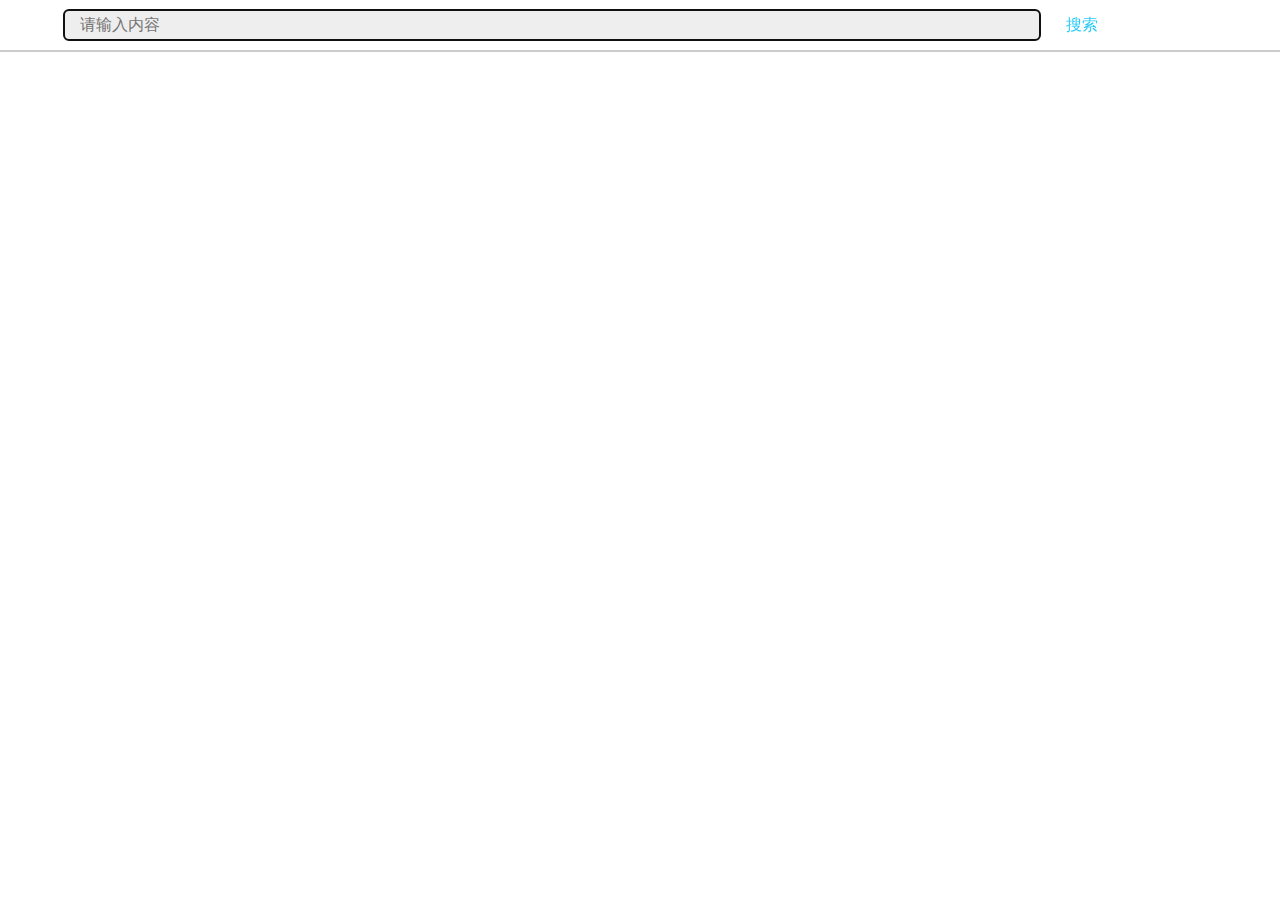
<file: news/sousuo.html>
<!DOCTYPE html>
<html lang="en">
<head>
    <meta charset="UTF-8">
    <meta name="viewport"
          content="width=device-width, user-scalable=no, initial-scale=1.0, maximum-scale=1.0, minimum-scale=1.0">
    <meta http-equiv="X-UA-Compatible" content="ie=edge">
    <title>Title</title>
    <script src="js/jquery.min.js"></script>
    <script src="js/rem.js"></script>
    <script src="js/sousuo.js"></script>
    <link rel="stylesheet" href="css/sousuo.css">
</head>
<body>
<header>
    <input class="lookfor" type="text" placeholder="请输入内容">
    <div class="for">
        搜索
    </div>

</header>
<img src="img/1.gif" alt="" style="display: none">
<div>
    <ul class="content">

    </ul>
</div>
</body>
</html>
</file>
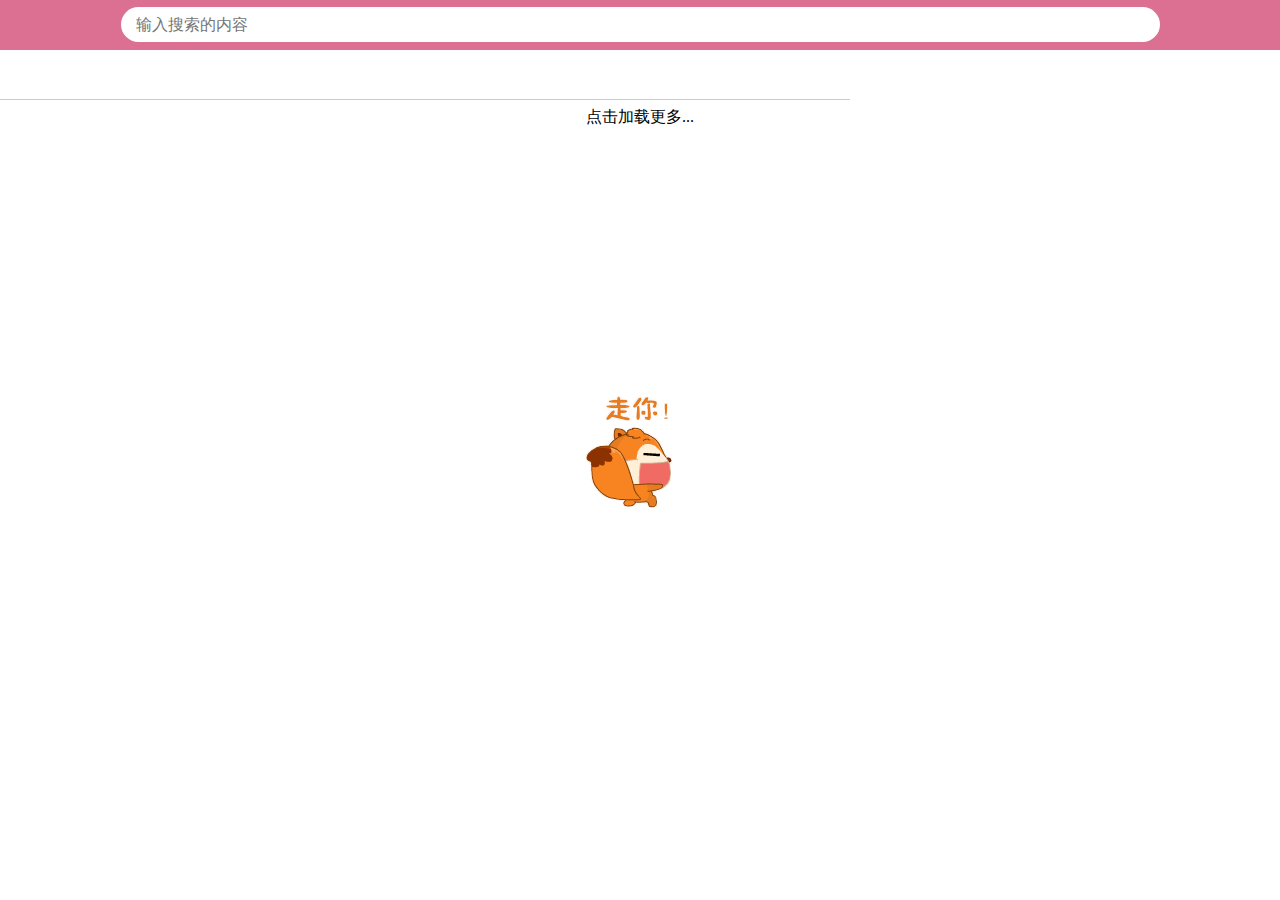
<file: news/xinwen.html>
<!doctype html>
<html lang="en">
<head>
    <meta charset="UTF-8">
    <meta name="viewport"
          content="width=device-width, user-scalable=no, initial-scale=1.0, maximum-scale=1.0, minimum-scale=1.0">
    <meta http-equiv="X-UA-Compatible" content="ie=edge">
    <title>news</title>
    <script src="rem.js"></script>
    <link rel="stylesheet" href="news.css">
    <script src="jquery-3.2.1.js"></script>
    <script src="iscroll.js"></script>
</head>
<body>
<section class="search">
    <input type="text"placeholder="输入搜索的内容">
</section>
<div id="wrapper">
    <div id="scroller">
        <ul>

        </ul>
    </div>
</div>
<img src="138176_1421913301nlou.gif" alt="" id="gd">
    <ul class="content">

    </ul>
<div id="add">点击加载更多...</div>
</body>
</html>
<script src="news.js"></script>
</file>
<file: news/css/index.css>
*{
    margin: 0;
    padding: 0;
    list-style: none;
    font-size: 16px;
}
header{
    width: 100%;
    height: 0.5rem;
    background: #E21918;
    display: flex;
}
header input{
    width: 75%;
    height: 0.3rem;
    margin-top:0.1rem;
    margin-left: 5%;
    border:none;
    border-radius: 0.05rem;
    padding-left: 1em;
    line-height:0.3rem;
}
header .for{
    width:0.4rem;
    height: 0.3rem;
    margin-top:0.1rem;
    margin-left:2%;
    font-size:16px;
    color: #ffffff;
    line-height: 0.3rem;
}
#wrapper{
    width: 100%;
    height: 0.4rem;
    border-bottom:1px solid #cccccc;
    overflow: hidden;
}
#scroller{
    width:9.8rem;
    height: 100%;
    user-select: none;
    touch-action: none;
}
#scroller > ul > li{
    width: 0.7rem;
    height: 100%;
    line-height: 0.4rem;
    text-align: center;
    float: left;
}
#scroller > ul > li.active{
    color: #E21918;
}

ul.content{
    width: 100%;
    height:auto;
    border-bottom:1px solid #cccccc;
    overflow: hidden;
}
ul.content > a{
    display: block;
    width:100%;
    height:100%;
    color: #000;
    text-decoration: none;
}
li.list{
    display: flex;
    width: 100%;
    height:1rem;
    margin:0 auto;
    padding:0.05rem;
    border-bottom:1px solid #cccccc;
}
.left{
    width: 40%;
    padding:0.06rem;
}
.left img{
    display: block;
    width: 90%;
    height: 100%;
}
.right{
    width: 53%;
    height: 100%;
    position: relative;
}
.right > p{
    width: 100%
}
.time{
    position: absolute;
    bottom:10%;
    font-size: 10px;
    color: #aaaaaa;
    margin-top:0.05rem;
}
div.noimg{
    width: 100%;
    height:60%;
}
.go{
    width:100%;
    height: 0.05rem;
    text-align: center;
    margin-top:0.05rem;
}
</file>
<file: 天猫网站/css/index.css>
/* 通用选择器 */
*{
	padding: 0;
	margin: 0;
	list-style: none;
}
/* a标签去除下划线 */
a{
	text-decoration: none;
}


/* iconfont链接 */
@font-face {
  font-family: 'iconfont';  /* project id 432141 */
  src: url('http://at.alicdn.com/t/font_432141_0evsdovnr7m34n29.eot');
  src: url('http://at.alicdn.com/t/font_432141_0evsdovnr7m34n29.eot?#iefix') format('embedded-opentype'),
  url('http://at.alicdn.com/t/font_432141_0evsdovnr7m34n29.woff') format('woff'),
  url('http://at.alicdn.com/t/font_432141_0evsdovnr7m34n29.ttf') format('truetype'),
  url('http://at.alicdn.com/t/font_432141_0evsdovnr7m34n29.svg#iconfont') format('svg');
}
.iconfont{
	font-family: 'iconfont';
    font-size: 16px;
    color: #aeb3b3;
    font-style: normal;
    margin-left: 14px;
    line-height: 31.25px;
}
.cr{
	background: red;
}
#ding {
    width: 100%;
    height: 0;
    background: #ff5577;
    position: fixed;
    top: 0;
    left: 0;
    transition: 1s;
}
/* ========================全局样式结束==================== */
/* ========================页面顶部开始==================== */
.dingbu{
	width: 100%;
	height: 32px;
	background: #f2f2f2;
	border-bottom: 1px solid #e5e5e5;
}
.header-top{
	width: 1230px;
	height: 32px;
	margin: 0 auto;
}
.headtop-zuo{
	width: 300px;
	height: 32px;
	float: left;
}
.headtop-zuo li{
	float: left;
	margin-right: 20px;
	font-size: 12px;
	line-height: 32px;
	color: #999999;
}
.headtop-zuo li a{
	color: #999999;
}
.headtop-zuo li a:hover{
	color: #ff0036;
}
.headtop-you{
	width:655px;
	height: 32px;
	float: right;
}
.headtop-you li{
	float: left;
	padding-left: 10px;
	padding-right: 10px;
	line-height: 12px;
	margin-top: 10px;
	position: relative;
}

#wzdh{
	width: 1160px;
	height: 0px;
	background: #fff;
	position: absolute;
	top: 26px;
	right: 0;
	z-index: 99;
	display: flex;
	/* border-bottom: 0.1px solid rgba(0, 0, 0, 0.1); */
	border-left: 0.1px solid rgba(0, 0, 0, 0.1);
	border-right: 0.1px solid rgba(0, 0, 0, 0.1);
	transition: 0.5s;
	overflow: hidden;
	/* opacity: 0; */
}
.wzdh-box1{
	width: 291px;
	height: 100%;
	display: flex;
	flex-wrap: wrap;
	justify-content:space-between;
	align-content:space-around;
	border-right: 0.1px solid rgba(0, 0, 0, 0.1);
}
.wzdh-box1 p{
	width: 100%;
	padding-left: 15px;
	line-height:30px;
	color: #ff0036;
}
.wzdh-box1 a{
	width: 81px;
	padding-left: 15px;
	line-height: 30px;
}
.wzdh-box1 a:hover{
	color: #ff0036!important;
	text-decoration: underline;
}
.wzdh-box2 a:hover{
	color: #ff0036!important;
	text-decoration: underline;
}
.wzdh-box3 a:hover{
	color: #ff0036!important;
	text-decoration: underline;
}
.wzdh-box4 a:hover{
	color: #ff0036!important;
	text-decoration: underline;
}
.wzdh-box2{
	width: 388px;
	height: 100%;
	display: flex;
	flex-wrap: wrap;
	justify-content:space-between;
	align-content:space-around;
	border-right: 0.1px solid rgba(0, 0, 0, 0.1);
}
.wzdh-box2 p{
	width: 100%;
	padding-left: 15px;
	line-height:30px; 
	color: #00C5CD;
}
.wzdh-box2 a{
	width: 81px;
	padding-left: 15px;
	line-height: 30px;
}
.wzdh-box3{
	width: 291px;
	height: 100%;
	display: flex;
	flex-wrap: wrap;
	justify-content:space-between;
	align-content:space-around;
	border-right: 0.1px solid rgba(0, 0, 0, 0.1);
}
.wzdh-box3 p{
	width: 100%;
	margin-left: 15px;
	line-height:30px; 
}
.wzdh-box3 a{
	width: 81px;
	line-height: 30px;
	padding-left: 15px;
}
.wzdh-box4{
	width: 194px;
	height: 100%;
	display: flex;
	flex-wrap: wrap;
	justify-content:space-between;
	align-content:space-around;
}
.wzdh-box4 p{
	width: 100%;
	padding-left: 15px;
	line-height:30px; 
	color: #666;
}
.wzdh-box4 a{
	width:100%;
	padding-left: 15px;
	line-height: 30px;
}






#sjzc{
	width: 140px;
	height: auto;
	background:#fff;
	position: absolute;
	top: 26px;
	right: 0;
	z-index: 99;
	display: none;
}
.sjzc-t{
	padding: 0 10px;
	width: calc(100% - 20px);
	height:auto;
	display: flex;
	flex-wrap: wrap;
	align-content:space-around;
	justify-content:space-around;
	padding-bottom: 10px;
	border-bottom: 1px dashed #999;
}
.sjzc-t h5{
	width: 100%;
	line-height: 30px;
	font-size: 12px;
}
.sjzc-t a{
	width: 60px;
	line-height: 38px;
	display: flex;
	justify-content:center;
	align-items: center;
}



#swx{
	display: block;
	position: absolute;
	top: 20px;
	left: -40px;
	z-index: 99;
	border-bottom: 0.1px solid rgba(0, 0, 0, 0.1);
	border-left: 0.1px solid rgba(0, 0, 0, 0.1);
	border-right: 0.1px solid rgba(0, 0, 0, 0.1);
	display: none;
}
#wdsc{
	width: 100px;
	height: 80px;
	background: #fff;
	position: absolute;
	top: 26px;
	left: 0;
	z-index: 99;
	display: flex;
	flex-wrap: wrap;
	justify-content: center;
	align-items: center;
	display: none;
	border-bottom: 0.1px solid rgba(0, 0, 0, 0.1);
}
#wdsc a{
	display: block;
	width: 100%;
	height: 50%;
	font-size: 12px;
	text-align: center;
	color: #666;
	text-decoration:underline;
}
#wdsc a:hover{
	color: #ff0036;
}
#wdtb{
	width: 100px;
	height: 80px;
	background: #fff;
	position: absolute;
	top: 26px;
	left: 0;
	z-index: 99;
	display: flex;
	flex-wrap: wrap;
	justify-content: center;
	align-items: center;
	display: none;
	border-bottom: 0.1px solid rgba(0, 0, 0, 0.1);
}
#wdtb a{
	display: block;
	width: 100%;
	height: 50%;
	font-size: 12px;
	text-align: center;
	color: #666;
	text-decoration:underline;

}
#wdtb a:hover{
	color: #ff0036;
}
.headtop-you li:nth-child(2),.headtop-you li:nth-child(3),.headtop-you li:nth-child(5),.headtop-you li:last-child{
	margin-top: 2px;
}
.headtop-you li:nth-child(4){
	border-right:1px solid #cccccc ;
}
.headtop-you li i{
	font-size: 14px;
	margin-right: 4px;
	color: #ff0036;
	margin-left: 0px
}
.headtop-you li a{
	font-size: 12px;
	color: #999999;
}
.headtop-you li a:hover{
	color: #ff0036;
}
.headtop-you li:first-child:hover,.headtop-you li:last-child:hover,.headtop-you li:nth-child(4):hover,.headtop-you li:nth-child(7):hover{
	background: #ffffff;
	height: 34px;
	margin-top: 0px;
	line-height: 34px;
	text-decoration:underline;
}
.headtop-you li:last-child:hover{
	text-decoration:none;
}
.headtop-you li:last-child:hover a{
	color: #999999;
}
/* 旋转三角形 */
.sj{
	width: 0px;
	height: 0px;
	float: right;
	margin-top: 6px;
	border-top: 4px solid #bbbbbb;	
	border-left: 4px solid transparent;	
	border-right: 4px solid transparent;
	border-bottom: 4px solid transparent;		
}
.headtop-you li:hover .sj{
	transform:rotate(180deg) translateY(4px);
	transition: all 0.1s;
	margin-top: 15px;
}
.headtop-you li:last-child b{
	margin-top: 15px;
}
/* 搜索开始 */
.sousuo{
	width: 100%;
	height: 130px;
	background: #ffffff;
}
.sousuo-box{
	width: 625px;
	height: 40px;
	float: left;
	margin-top: 38px;
	margin-left: 317px;
}
header{
	width: 1230px;
	height: 130px;
	background: #ffffff;
	margin: 0 auto;
	position: relative;
}
.sousuo-zuo{
	width: 481px;
	height: 37px;
	float: left;
	border: 2px solid #ff0036;
	padding-left: 10px;
}
/* 搜索框，默认蓝边框去掉 */
.sousuo-zuo:focus{
	outline: none;
}
.sousuo-you{
	width: 128px;
	height: 41px;
	background: #ff0036;
	float: left;
	color: #ffffff;
	font-size: 18px;
	text-align: center;
	line-height: 42px;
}
.logo{
	position: absolute;
	left: -20px;
	bottom: -5px;
}
.logo img{
	width: 240px;
	height: 130px;
}
/* 搜索下字 */
.sousuo-button{
	width: 800px;
	height: 25px;
	float: left;
	background: #ffffff;
	margin-top: 6px;
	margin-left: 317px;
}
.sousuo-button li{
	float: left;
	padding-right: 8px;
	padding-left: 8px;
	border-right: 1px solid #cccccc;
	font-size: 14px;	
}
.sousuo-button li a{
	color: #999999;
}
.sousuo-button li:first-child a,.sousuo-button li:last-child a,.sousuo-button li:nth-child(4) a,.sousuo-button li:nth-child(7) a{
	color: #ff0036;	
}
.sousuo-button li:first-child{
	padding-left: 0px;
}
.sousuo-button li:last-child{
	border: 0px;
}
/* 搜索结束/ */
/* 上导航开始 */
.topdaohang{
	width: 100%;
	height: 35px;
	border-bottom: 1px solid #ff0036;
}
nav{
	width: 1230px;
	height: 35px;
	background: #ffffff;
	margin: 0 auto;
}
.nav-fenlei{
	width: 200px;
	height: 35px;
	background: #ff0036;
	float: left;
}
.nav-fenlei i{
	font-size: 17px;
	line-height: 35px;
	color: #ffffff;
}

.nav-wenzi{
	width: 800px;
	height: 30px;
	float: left;
	margin-top: 5px;
	margin-left: 10px;
}
.nav-wenzi li{
	float: left;
	padding-right: 17px;
	font-size: 15px;
	line-height: 30px;
}
.nav-wenzi li a{
	color: #333333;
}
.nav-wenzi li a:hover{
	color: #ff0036;
}
.nav-wenzi li a img{
	width: 100px;
	height: 30px;
}

/* 上导航结束 */
/* ========================页面顶部结束==================== */
/* ========================banner图开始==================== */
.bannerbj{
	width: 100%;
	height: 500px;
	background: #FF4249;
	transition: 2s;
}
.banner-box{
	width: 1230px;
	height: 500px;
	margin: 0 auto;
	position: relative;
}
.banner{
	width: 1230px;
	height: 500px;
}
.banner li{
	position: absolute;
	top: 0;
	transition: 2s;
}
.banner li a img{
	width: 1230px;
	height: 500px;
}
.aside{
	width: 200px;
	height: 500px;
	background: rgba(0, 0, 0, 0.6);
	position: absolute;
	top: 0;
	left: 0;
}
.aside li{
	width: 200px;
	height: 31.25px;
	color: #ffffff;
	position: relative;
}
.lanmu{
	width: 800px;
	height: 500px;
	background: #f5f5f5;
	position: absolute;
	top: 0;
	left: 200px;
	z-index: 99999;
	/* z-index: 9; */
	display: none;
	border-bottom: 1px solid #999;
	/* display: flex; */
}
.lm-zzz{
	width: 75%;
	height: 100%;
	float: left;
}
.lm-zzz li{
	width: calc(100% - 40px);
	height: calc(95% / 7);
	margin: 0 20px;
}
.lmz-zzz{
	width: calc(20% - 30px);
	line-height: 50px;
	float: left;
	padding:0 15px;
	font-size: 14px;
}
.lmz-yyy{
	width: calc(80% - 20px);
	height: calc(100% - 30px);
	float: left;
	padding:15px 10px;
	font-size: 12px;
	border-bottom: 1px dashed #999;
}
.lmz-yyy p{
	line-height: 20px;
}
.lmz-yyy p span{
	color: #ff6700;
}
.lm-yyy{
	width: calc(25% - 10px);
	height: calc(100% - 10px);
	float: left;
	padding: 5px;
}
.lm-yyy	li{
	width: 100%;
	height: calc(100% / 9 - 5px);
	padding-bottom: 5px;
}
.lm-yyy	li img{
	display: block;
	width: 95%;
	height: 100%;
}











































.aside li:hover{
	background: #ffffff;
}
/* i标签颜色 */
.aside li:first-child:hover i{
	color: #e5457a;
}
.aside li:nth-child(2):hover i{
	color: #447fef;
}
.aside li:nth-child(3):hover i{
	color: #694eed;
}
.aside li:nth-child(4):hover i{
	color: #e5457a;
}
.aside li:nth-child(5):hover i{
	color: #694eed;
}
.aside li:nth-child(6):hover i{
	color: #4780ef;
}
.aside li:nth-child(7):hover i{
	color: #fa5e5e;
}
.aside li:nth-child(8):hover i{
	color: #f7a831;
}
.aside li:nth-child(9):hover i{
	color: #f7a831;
}
.aside li:nth-child(10):hover i{
	color: #427def;
}
.aside li:nth-child(11):hover i{
	color: #dd2727;
}
.aside li:nth-child(12):hover i{
	color: #4780ef;
}
.aside li:nth-child(13):hover i{
	color: #f7a831;
}
.aside li:nth-child(14):hover i{
	color: #4fcdb8;
}
.aside li:nth-child(15):hover i{
	color: #dd2727;
}
.aside li:last-child:hover i{
	color: #3fc8b1;
}
/* a标签颜色 */
.aside li:first-child:hover a{
	color: #e5457a;
}
.aside li:nth-child(2):hover a{
	color: #447fef;
}
.aside li:nth-child(3):hover a{
	color: #694eed;
}
.aside li:nth-child(4):hover a{
	color: #e5457a;
}
.aside li:nth-child(5):hover a{
	color: #694eed;
}
.aside li:nth-child(6):hover a{
	color: #4780ef;
}
.aside li:nth-child(7):hover a{
	color: #fa5e5e;
}
.aside li:nth-child(8):hover a{
	color: #f7a831;
}
.aside li:nth-child(9):hover a{
	color: #f7a831;
}
.aside li:nth-child(10):hover a{
	color: #427def;
}
.aside li:nth-child(11):hover a{
	color: #dd2727;
}
.aside li:nth-child(12):hover a{
	color: #4780ef;
}
.aside li:nth-child(13):hover a{
	color: #f7a831;
}
.aside li:nth-child(14):hover a{
	color: #4fcdb8;
}
.aside li:nth-child(15):hover a{
	color: #dd2727;
}
.aside li:last-child:hover a{
	color: #3fc8b1;
}
.aside li a{
	font-size: 14px;
	margin-left: 2px;
	color: #ffffff;
}
/* 点图 */
.banner-dian{
	width: 195px;
	height: 5px;
	position: absolute;
	left:0;
	right:0;
	margin-left:auto;
	margin-right:auto;
	bottom: 27px;
	z-index: 9999;
}
.banner-dian li{
	width: 25px;
	height: 5px;
	background: #a3a3a3;
	float: left;
	margin-right: 9px;

}
.banner-dian li:last-child{
	margin-right: 0px;
}
.banner-dian li:hover{
	background: #ffffff;
}
 /* ========================banner图结束==================== */
 /* 全图背景色 */
 .beijing{
 	background: #f5f5f5;
 }
 /* ========================品牌闪购开始==================== */
.pinpai{
	width: 1230px;
	height: 371px;
	background: #f5f5f5;
	margin: 0 auto;
	padding-top: 34px;
}
.pinpai-sg{
	width: 234px;
	height: 371px;
	float: left;
}
.pinpai-jmp,.pinpai-hd{
	width: 485px;
	height: 371px;
	float: left;
	margin-left: 13px;
}
.shangou-wz{
	width: 234px;
	line-height: 53px;
	background: #ffffff;
}
.shangou-tu{
	width: 234px;
	height: 316px;
}
.mingpin-wz{
	width: 485px;
	line-height: 53px;
	background: #ffffff;
}
.mingpin-tu{
	width: 485px;
	height: 316px;
}
.ppsg{
	font-size: 18px;
	margin-left: 10px;
	color: #333333;
}
.ppsg-yw{
	font-size: 12px;
	margin-left: 12px;
	color: #333333;
}
.shangou-wz a i{
	font-size: 16px;
	color: #666666;
}
.mingpin-wz a i{
	font-size: 16px;
	color: #666666;
	margin-left: 5px;
}
.mingpin-wz a{
	margin-left: 215px;
	color: #333333;
}
.shangou-tu img{
	width: 234px;
	height: 316px;
}
.shangou-tu{
	display: block;
	width: 234px;
	height: 316px;
	position: relative;
}
.tu-zhezhao1{
	width: 485px;
	height: 316px;
	background: rgba(255, 255,255, 0.0);
	position: absolute;
	top: 0;
	left: 0;
}
.tu-zhezhao1:hover{
	background: rgba(255, 255, 255, 0.3);
}
.mingpin-tu{
	display: block;
	width: 485px;
	height: 316px;
	position: relative;
}
.tu-zhezhao{
	width: 485px;
	height: 316px;
	background: rgba(255, 255,255, 0.0);
	position: absolute;
	top: 0;
	left: 0;
}
.tu-zhezhao:hover{
	background: rgba(255, 255, 255, 0.3);
}
.mingpin-tu img{
	width: 485px;
	height: 316px;
}
/* ========================品牌闪购结束==================== */
/* ========================网店开始==================== */
.wangdian{
	width: 1230px;
	height: 326px;
	background: #f5f5f5;
	margin: 0 auto;
	padding-top: 14px;
}
.wd-box{
	width: 122px;
	height: 108px;
	background:#ffffff;
	border-left: 1px solid #f5f5f5;
	border-bottom: 1px solid #f5f5f5;
	float: left;
	position: relative;
}
.wd-boxzz{
	width: 122px;
	height: 108px;
	position: absolute;
	top: 0;
	left: 0;
	background: rgba(0, 0, 0, 0);
}
.wangdian div:nth-child(21),.wangdian div:nth-child(22),.wangdian div:nth-child(23),.wangdian div:nth-child(24),.wangdian div:nth-child(25),.wangdian div:nth-child(26),.wangdian div:nth-child(27),.wangdian div:nth-child(28),.wangdian div:nth-child(29),.wangdian div:last-child{
	border-bottom: 0px;
}
.wd-boxzz i{
	float: right;
	margin-right: 16px;
	margin-top: 5px;
	font-size: 12px;
	color: rgba(0, 0, 0, 0.0);
}
.wd-wz{
	float: right;
	margin-right: 30px;
	font-size: 12px;
	color: rgba(0, 0, 0, 0.0);	
}
.wd-ty{
	width: 63px;
	height: 18px;
	border-top-left-radius:10px;
	border-top-right-radius:10px;
	border-bottom-left-radius:10px;
	border-bottom-right-radius:10px;
	background: rgba(0, 0, 0, 0.0);
	float: right;
	margin-top: 12px;	
	margin-right: 30px;
	font-size: 12px;
	text-align: center;
	color: rgba(0, 0, 0, 0.0);
}
.wd-boxzz:hover{
	background: rgba(0, 0, 0, 0.8);
}
.wd-boxzz:hover i{
	color: #d3d3d3;
}
.wd-boxzz:hover b{
	color: #ffffff;
}
.wd-boxzz:hover div{
	background: #ff0036;
	color: #ffffff;
}
.wangdian div:last-child i{
	margin-left: 45px;
	float: left;
	margin-top: 25px;
	font-size: 28px;
	color: #999999;
	transition: all 0.5s
}
.wangdian div:last-child p{
	margin-left: 40px;
	float: left;
	margin-top: 5px;
	font-size: 14px;
	color: #999999;
}
.wangdian div:last-child:hover{
	background: #ff0036;
}
.wangdian div:last-child:hover i{
	color: #ffffff;
	transform:rotate(180deg);
}
.wangdian div:last-child:hover p{
	color: #ffffff;
}
/* ========================网店结束==================== */
/* ========================超市开始==================== */
.chaoshi{
	width: 1230px;
	height: 653px;
	background: #f5f5f5;
	margin: 0 auto;
	padding-top: 24px;
}
.repingbt{
	float: left;
}
.repingbt img{
	width: 214px;
	height: 25px;
}
.erjidh{
	width: 650px;
	height: 30px;
	background: #f5f5f5;
	float: right;
	/* margin-top: 4px; */
}
.erjidh li{
	float: right;
	padding-left: 25px;
}
.erjidh li a{
	font-size: 14px;
	color: #000000;
}
.erjidh li a:hover{
	padding-bottom: 2px;
	border-bottom: 1px solid #000000;
}
.erjidh li:last-child{
	padding-left: 1px;
}
.chaoshi-box{
	width: 1230px;
	height: 618px;
	background: #f5f5f5;
	margin-top: 35px;
}
.chaoshi-zuo{
	width: 235px;
	height: 618px;
	background: #f5f5f5;
	float: left;
	margin-right: 2px;
	position: relative;
}
.meili-zuozz{
	width: 235px;
	height: 618px;
	position: absolute;
	top: 0;
	left: 0;
}
.meili-zuozz:hover{
	background: rgba(255, 255, 255, 0.5);
}
.heikuai{
	width: 198px;
	height: 64px;
	position: absolute;
	top: 429px;
	left: 0;
}
.chaoshi-zuo img{
	width: 235px;
	height: 618px;
}
.chaoshi-you{
	width: 993px;
	height: 618px;
	background: #f5f5f5;
	float: left;
}
.csyou-box{
	width: 234px;
	height: 300px;
	background: #ffffff;
	float: left;
	margin-left:12px; 
	margin-bottom: 13px;
	border: 1px solid #ffffff;
	text-align: center;
	position: relative;
}
.csyou-box:hover{
	border: 1px solid #ff0036;
}
.csyou-box1{
	width: 484px;
	height: 302px;
	background: #ffffff;
	float: left;
	margin-left: 12px;
	margin-bottom: 13px;
}
.csyou-xbox1{
	width: 462px;
	height: 280px;
	background: #ffffff;
	margin: 0 auto;
	margin-top: 11px;
	position: relative;
	box-shadow:0px 2px 2px 2px rgba(0,0,0,0.1);
}
.cswujiao{
	width: 291px;
	height: 87px;
	background: url('../img/cswujiao.png')no-repeat;
	position: absolute;
	top: 150px;
	left: 0;
}
.cswujiao p{
	margin-top: 10px;
	margin-left: 20px;
	font-size: 24px;
	color: #00b262;
	font-weight: bold;
}
.cswujiao span{
	margin-top: 10px;
	margin-left: 20px;
	font-size: 24px;
	color: #666666;
}
.xbox-hz1{
	width: 462px;
	height: 57px;
}
.xhz-zuo{
	width: 231px;
	line-height: 57px;
	float: left;
	background: #00b262;
	font-size: 18px;
	color: #ffffff;
	text-align: center;
}
.xhz-zuo:hover{
	/* background: #f1f1f1; */
	/* color: #000000; */
}
.xhz-you{
	width: 231px;
	line-height: 57px;
	float: left;
	background: #f1f1f1;
	font-size: 18px;
	color: #000000;
	text-align: center;
}
.xhz-you:hover{
	/* background: #00b262; */
	color: #ffffff;
}
.xbox-hz2{
	width: 462px;
	height: 225px;
	position: relative;
}
.xbox-hz2zz{
	width: 462px;
	height: 225px;
	position: absolute;
	left: 0;
	top: 57px;
}
.xbox-hz2zz:hover{
	background: rgba(255, 255, 255, 0.3);
}
.xbox-hz2 img{
	width: 220px;
	height: 220px;
	float: right;
}
.chaoshi-you a:nth-child(4) div,.chaoshi-you a:nth-child(5) div,.chaoshi-you a:nth-child(6) div,.chaoshi-you a:last-child div{
	margin-bottom: 0px;
}
.cs-tu{
	width: 234px;
	height: 210px;
	background: #000;
}
.cs-tu img{
	width: 234px;
	height: 210px;
}
.cs-tuzz{
	width: 234px;
	height: 210px;
	position: absolute;
	top: 0;
	left: 0;
}
.csyou-box:hover .cs-tuzz{
	background: rgba(255, 255, 255, 0.2);
}
.cs-wz{
	width: 130px;
	line-height: 18px;
	font-size: 14px;
	color: #333333;
	float: left;
	margin-left: 50px;
	margin-top: 10px;
}
.cs-jg{
	width: 130px;
	line-height: 18px;
	font-size: 18px;
	color: #ff0036;
	float: left;
	margin-left: 50px;
	margin-top: 10px;
}
/* ========================超市结束==================== */
/* ========================国际开始==================== */
.guoji{
	width: 1230px;
	height: 653px;
	background: #f5f5f5;
	margin: 0 auto;
	padding-top: 24px;
}
.repingbt{
	float: left;
}
.repingbt img{
	width: 214px;
	height: 25px;
}
.erjidh{
	width: 650px;
	height: 30px;
	background: #f5f5f5;
	float: right;
	/* margin-top: 4px; */
}
.erjidh li{
	float: right;
	padding-left: 25px;
}
.erjidh li a{
	font-size: 14px;
	color: #000000;
}
.erjidh li a:hover{
	padding-bottom: 2px;
	border-bottom: 1px solid #000000;
}
.erjidh li:last-child{
	padding-left: 1px;
}
.guoji-box{
	width: 1230px;
	height: 618px;
	background: #f5f5f5;
	margin-top: 35px;
}
.guoji-xbox{
	width: 234px;
	height: 300px;
	background: #ffffff;
	float: left;
	margin-left:12.5px; 
	margin-bottom: 13px;
	border: 1px solid #ffffff;
	text-align: center;
	position: relative;
}
.guoji-box a:first-child div,.guoji-box a:nth-child(6) div{
	margin-left:0px;
}
.guoji-xbox:hover{
	border: 1px solid #ff0036;
}
.guoji-box a:nth-child(6) div,.guoji-box a:nth-child(7) div,.guoji-box a:nth-child(8) div,.guoji-box a:nth-child(9) div,.guoji-box a:last-child div{
	margin-bottom: 0px;
}
.gj-tu{
	width: 234px;
	height: 210px;
	background: #000;
}
.gj-tu img{
	width: 234px;
	height: 210px;
}
.gj-tuzz{
	width: 234px;
	height: 210px;
	position: absolute;
	top: 0;
	left: 0;
}
.guoji-xbox:hover .gj-tuzz{
	background: rgba(255, 255, 255, 0.2);
}
.gj-wz{
	width: 130px;
	line-height: 18px;
	font-size: 14px;
	color: #333333;
	float: left;
	margin-left: 50px;
	margin-top: 10px;
}
.gj-jg{
	width: 130px;
	line-height: 18px;
	font-size: 18px;
	color: #ff0036;
	float: left;
	margin-left: 50px;
	margin-top: 10px;
}
/* ========================国际结束==================== */
/* 广告 */
.guanggao{
	width: 1230px;
	height: 80px;
	background: #f5f5f5;
	padding-top: 20px;
	margin: 0 auto;
}
.guanggao a img{
	display: block;
	width: 1230px;
	height: 80px;
}
/* ========================美丽人生开始==================== */
.meili{
	width: 1230px;
	height: 653px;
	background: #f5f5f5;
	margin: 0 auto;
	padding-top: 24px;
}
.biaotizi{
	width: 300px;
	height: 24px;
	float: left;
}
.kuan{
	width: 5px;
	height: 24px;
	background: #ea5f8d;
	float: left;
}
.kuan-zi1{
	float: left;
	margin-left: 14px;
	font-size: 18px;
	color: #000000;
}
.kuan-zi2{
	float: left;
	margin-top: 5px;
	margin-left: 10px;
	font-size: 14px;
	color: #000000;
}
.erjidh{
	width: 650px;
	height: 30px;
	background: #f5f5f5;
	float: right;
	/* margin-top: 4px; */
}
.erjidh li{
	float: right;
	padding-left: 25px;
}
.erjidh li a{
	font-size: 14px;
	color: #000000;
}
.erjidh li a:hover{
	padding-bottom: 2px;
	border-bottom: 1px solid #000000;
}
.erjidh li:last-child{
	padding-left: 1px;
}
.meili-dbox{
	width: 1230px;
	height: 618px;
	background: #f5f5f5;
	margin-top: 35px;
	position: relative;
}
.meili-zuo{
	width: 235px;
	height: 618px;
	background: #f5f5f5;
	float: left;
	margin-right: 2px;
	position: relative;
}
.gdjt{
	width: 32px;
	height: 32px;
	position: absolute;
	right: 15px;
	bottom: 15px;
}
.meili-dbox a .meili-zuo .gdjt img{
	display: block;
	width: 32px;
	height: 32px;
}
.heikuai{
	width: 198px;
	height: 64px;
	position: absolute;
	top: 429px;
	left: 0;
}
.hk-zuo{
	width: 70px;
	height: 64px;
	background: rgba(0, 0, 0, 0.9);
	float: left;
	text-align: center;
}
.hk-zuo p{
	font-size: 18px;
	color: #ffffff;
	margin-top: 20px;
}
.hk-you{
	width: 128px;
	height: 64px;
	background: rgba(0, 0, 0, 0.6);
	float: left;
}
.hk-you p{
	font-size: 18px;
	color: #ffffff;
	margin-top: 8px;
	margin-left: 18px;
}
.meili-zuozz{
	width: 235px;
	height: 618px;
	position: absolute;
	top: 0;
	left: 0;
}
.meili-zuozz:hover{
	background: rgba(255, 255, 255, 0.5);
}
.meili-zuo img{
	display: block;
	width: 235px;
	height: 618px;
}
.meili-you{
	width: 993px;
	height: 618px;
	background: #f5f5f5;
	float: left;
}
.meili-box{
	width: 234px;
	height: 300px;
	background: #ffffff;
	float: left;
	margin-left:12px; 
	margin-bottom: 13px;
	border: 1px solid #ffffff;
	text-align: center;
	position: relative;
}
.meili-box:hover{
	border: 1px solid #ff0036;
}
.meili-box1{
	width: 484px;
	height: 302px;
	background: gold;
	float: left;
	margin-left: 12px;
	margin-bottom: 13px;
}
.meili-you a:nth-child(5) div,.meili-you a:nth-child(6) div,.meili-you a:nth-child(7) div,.meili-you a:last-child div{
	margin-bottom: 0px;
}
.ml-tu{
	width: 234px;
	height: 210px;
	background: #000;
}
.ml-tu img{
	width: 234px;
	height: 210px;
}
.ml-tuzz{
	width: 234px;
	height: 210px;
	position: absolute;
	top: 0;
	left: 0;
}
.meili-box:hover .ml-tuzz{
	background: rgba(255, 255, 255, 0.2);
}
.ml-wz{
	width: 130px;
	line-height: 18px;
	font-size: 14px;
	color: #333333;
	float: left;
	margin-left: 50px;
	margin-top: 10px;
}
.ml-jg{
	width: 130px;
	line-height: 18px;
	font-size: 18px;
	color: #ff0036;
	float: left;
	margin-left: 50px;
	margin-top: 10px;
}
/* ========================美丽人生结束==================== */
/* END */
.end{
	width: 1230px;
	height: 68px;
	margin: 0 auto;
	text-align: center;
}
.end img{
	width: 80px;
	height: 45px;
	padding-top: 10px;
}
/* ========================猜你喜欢开始==================== */
.cnxh{
	width: 1230px;
	height: 700px;
	margin: 0 auto;
}
.cnxh-bt{
	text-align: center;
	margin-top: 15px;
	font-size: 18px;
	color: #000000;
}
.cnxh-bt i{
	font-size: 20px;
	color: red;
	margin-right: 10px;
}
/* ========================猜你喜欢结束=================== */
/* ========================底部开始==================== */
.dibu-top{
	width: 100%;
	height: 363px;
	background: #ffffff;
	border-top: 1px solid #d1d7dc;
}
.dbtop-qy{
	width: 1190px;
	height: 363px;
	background: #ffffff;
	margin: 0 auto;
}
.dbt-box1{
	width: 1190px;
	height: 100px;
	float: left;
	background: #ffffff;
	margin-top: 25px;
	margin-bottom: 25px;
}
.dbt-wz1{
	display: block;
	width: 297px;
	height: 100px;
	float: left;
	background: #ffffff;
}
.dbt-box1 a i{
	font-size: 55px;
	display: block;
	margin-top: 35px;
	margin-left: 35px;
	float: left;
	color: #f80136;
}
.wz11{
	font-size: 18px;
	color: #323232;
	float: left;
	margin-top: 25px;
	margin-left: 16px;
}
.wz12{
	font-size: 14px;
	color: #939393;
	font-weight: normal;
}
.dbt-box2{
	width: 1190px;
	height: 190px;
	float: left;
	border-top: 1px solid #ededed;
	padding-top: 22px;
	background: #ffffff;
}
.wz2{
	width: 186px;
	line-height: 20px;
	background: #ffffff;
	float: left;
	padding-left: 52px;
}
.wz21 a{
	font-size: 16px;
	color: #646464;
}
.wz22 a{
	font-size: 12px;
	color: #8b8b8b;
}
.erweima img{
	margin-top: 8px;
}
.dibu-bottom{
	width: 100%;
	height: 199px;
	background: #000000;
	border-top: 2px solid #ff0036;
}
.dbb-qy{
	width: 1190px;
	height: 199px;
	margin: 0 auto;
}
.qy-yipai{
	margin-top: 5px;
	float: left;
}
.qy-yipai a{
	font-size: 12px;
	color: #ffffff;
}
.qy-erpai{
	margin-top: 15px;
	font-size: 12px;
	float: left;
	color: #ffffff;
}
.qy-erpai a{
	font-size: 12px;
	color: #ffffff;
}
.qy-sanpai{
	margin-top: 12px;
	float: left;
	font-size: 12px;
	color: #a4a4a4;
}
.qy-sanpai a{
	font-size: 12px;
	color: #a4a4a4;
}
.qy-sipai{
	margin-top: 10px;
	float: left;
	font-size: 12px;
	color: #a4a4a4;
}
.qy-sipai a{
	font-size: 12px;
	color: #a4a4a4;
}
.qy-sipai img{
	width: 14px;
	height: 14px;
}
.qy-wupai{
	margin-top: 5px;
	float: left;
	font-size: 12px;
	color: #686868;
}
.dbb-hz1{
	margin-top: 10px;	
	width: 70px;
	height: 30px;
	background: red;
	float: left;
}
.dbb-hz2{
	margin-top: 10px;
	margin-left: 15px;	
	width: 80px;
	height: 30px;
	background: red;
	float: left;
}
/* ========================底部结束==================== */
/* 左边 */
.zuobian{
	width: 37px;
	height: 370px;
	background: #626262;
	position: fixed;
	bottom: 80px;
	left: 0px;
    display:none;
}
.zuobian li{
	width: 37px;
	height: 36px;
	border-bottom: 1px solid #ffffff;
	text-align: center;

}
.zuobian li a{
	display: block;
	width: 32px;
	line-height: 12px;
	font-size: 12px;
	color: #ffffff;
	padding-top: 7px;
	margin: 0 auto;
}
.zuobian li:first-child{
	background: #ff0036;
}
.zuobian li:last-child{
	background: #ababab;
}
.zuobian li:nth-child(2):hover{
	background: #1ea124;
}
.zuobian li:nth-child(3):hover{
	background: #000000;
}
.zuobian li:nth-child(4):hover{
	background: pink;
}
.zuobian li:nth-child(5):hover{
	background: #03bae1;
}
.zuobian li:nth-child(6):hover{
	background: #1ea124;
}
.zuobian li:nth-child(7):hover{
	background: #e1037b;
}
.zuobian li:nth-child(8):hover{
	background: #03bae1;
}
.zuobian li:nth-child(9):hover{
	background: #000000;
}
.zuobian li:last-child:hover{
	background: #ababab;
}
.zuobian li:hover{
	background: #ff0036;
}

/* 右边 */
.youbian{
	width: 35px;
	height: 100%;
	background: #000;
	position: fixed;
	right: 0;
	bottom: 0;
}
.youbian li{
	width: 35px;
	height: 35px;
	float: left;
	margin-top: 5px;
}
.youbian li:hover{
	background: #ff0036;
}
.youbian li:nth-child(2){
	height: 100px;
	border-top: 1px solid #333333;
	border-bottom: 1px solid #333333;
}
.youbian li:first-child{
	margin-top: 250px;
}
.youbian li:nth-child(8){
	margin-top: 240px;
}
.youbian li a i{
	font-size: 20px;
	color: #f5f5f5;
	text-align: center;
}
.youbian li a{
	display: block;
	line-height: 14px;
	margin-left: -6px;
	margin-top: 2px;;
}
.gwcys{
	font-size: 12px;
	color: #f5f5f5;
	line-height: 20px;
	margin-left: 5px;
}
.youbian li:nth-child(2) a i{
	color: #ff0036;
}
.youbian li:nth-child(2):hover a i{
	color: #f5f5f5;
}
#ding-soussuo{
    border-radius: 10px;
    width: 50%;
    height: 70%;
    margin: auto;
    top:0;
    left: 0;
    bottom: 0;
    right: 0;
    position: absolute;
    padding-left: 15px;
}
</file>
<file: 许超智小米商城/CSS/index.css>
@font-face {
  font-family: 'iconfont';  /* project id 435850 */
  src: url('http://at.alicdn.com/t/font_435850_ueamw9mls8qcl3di.eot');
  src: url('http://at.alicdn.com/t/font_435850_ueamw9mls8qcl3di.eot?#iefix') format('embedded-opentype'),
  url('http://at.alicdn.com/t/font_435850_ueamw9mls8qcl3di.woff') format('woff'),
  url('http://at.alicdn.com/t/font_435850_ueamw9mls8qcl3di.ttf') format('truetype'),
  url('http://at.alicdn.com/t/font_435850_ueamw9mls8qcl3di.svg#iconfont') format('svg');
}
.iconfont{
	font-family: 'iconfont';
    font-size: 16px;
    color: #aeb3b3;
    font-style: normal;
    margin-left: 14px;
    line-height: 31.25px;
}
/* 通用选择器 */
*{
	/* 内填充为0 */
	padding: 0;
	/* 外边距为0 */
	margin: 0;
	list-style: none;
}
a{
	text-decoration: none;
}
.dakuan{
	width: 100%;
	height: 100%;
	background: #f5f5f5;
}
/* =========================这是分割线============================ */
/* 头开始 */
.lanmu{
	width: 100%;
	height: 40px;
	background: #333333;
}
.lanmu-header{
	width: 1226px;
	height: 40px;
	background: #333333;
	margin: 0 auto;
}
.header-left{
	width: 645px;
	height: 20px;
	float: left;
	background: #333333;
	margin-top: 14px;
}
.header-left li{
	float: left;
	padding-right: 8px;
	padding-left: 8px;
	border-right: 1px solid #424242;
	font-size: 12px;	
}
.header-left li a{
	color: #a4b094;	
}
/* 鼠标移入效果 */
.header-left li a:hover{
	color: #ffffff;

}
.header-left li:first-child{
	padding-left: 0px;
}
.header-left li:last-child{
	border: 0px;
}
.header-right{
	width: 167px;
	height: 20px;
	background: #333333;
	float: right;
	margin-top: 14px;
}
.header-right li{
	float: left;
	padding-right: 8px;
	padding-left: 8px;
	border-right: 1px solid #424242;
	font-size: 12px;
}
.header-right li a{
	color: #a4b094;
}
.header-right li:nth-child(3){
	border-right: 0;
	padding-right: 25px;
	padding-left: 12px;
}
.gouwuche{
	display: block;
	width: 120px;
	height: 40px;
	background: #424242;
	float: right;
	position: relative;
}
.gouwu{
	width: 316px;
	height: 0px;
	/* border: 1px solid #999; */
	box-shadow:0px 2px 5px 0px rgba(0,0,0,0.4);
	background: #fff;
	position: absolute;
	top: 40px;
	right: 0;
	z-index: 99;
	display: flex;
	justify-content: center;
	align-items: center;
	font-size: 12px;
	color: #666;
	overflow: hidden;
	transition: 0.5s;
}




.gouwuche:hover{
	background: #ffffff;
}
.gouwutu{
	width: 20px;
	height: 14px;
	background: url('../IMG/gwc_03.png') no-repeat center center;
	float: left;
	margin-top: 14px;
	margin-left: 16px;
}
.gouwuzi{
	width: 60px;
	height: 20px;
	float: left;
	font-size: 12px;
	color: #b0b0b0;
	margin-top: 13px;
	margin-left: 4px;
}
.gouwuche:hover .gouwuzi{
	color: #ff6700;
}
.gouwuche:hover .gouwutu{
	background: url('../IMG/gwc1_03.png') no-repeat center center;
}
.header-right li a:hover{
	color: #ffffff;
}
/* 头结束 */
/* =========================这是分割线============================ */
/* 导航栏开始 */
nav{
	width: 100%;
	height: 100px;
	position: relative;
}
.xiala-kuan{
	width: 100%;
	height:0px;
	background: #fff;
	box-shadow: 0 0 0 , 
  				0 1px 0 rgba(0,0,0,0.1)inset, 
   				0 -2px 0 rgba(0,0,0,0.1)inset,
   				0 0 0 ; 
	position: absolute;
	top: 98px;
	left: 0;
	z-index: 99;
	overflow: hidden;
	transition: 0.5s;
}
.nav-xiala{
	width: 100%;
	height:0px;
	/* background: #fff;
	box-shadow: 0 0 0 , 
	  				0 1px 0 rgba(0,0,0,0.1)inset, 
	   				0 -2px 0 rgba(0,0,0,0.1)inset,
	   				0 0 0 ;  */
	position: absolute;
	top: 0;
	left: 0;
	z-index: 100;
	overflow: hidden;
	/* transition: 0.5s; */
}

.nav-kbox{
	width: 1226px;
	height: 220px;
	margin: 0 auto;
	display: flex;
	justify-content: space-between;
}
.nav-kbox li{
	width: 200px;
	height: 100%;
	display: flex;
	flex-direction:column;
	justify-content: space-around;
	align-items: center;
}
.xp-wz{
	width: 70px;
	height: 20px;
	font-size: 12px;
	color: #ff6700;
	border:  1px solid #ff6700;
	display: flex;
	justify-content: space-around;
	align-items: center;
}
.xp-tu img{
	display: block;
	width: 150px;
	height: 110px;
	padding: 0 25px;
	border-right: 1px solid #999;
}
.xp-mc{
	display: block;
	font-size: 12px;
	color: #333;

}
.xp-jg{
	font-size: 14px;
	color: #ff6700;
	padding-bottom: 10px;
}
.nav-kbox li:last-child .xp-tu img{
	border: 0;
}
.nav{
	width: 1226px;
	height: 100px;
	background: #ffffff;
	margin: 0 auto;
}
.nav-left{
	width: 55px;
	height: 55px;
	/* background: yellow; */
	margin-top: 22px;
	float: left;
}
.nav-right{
	width: 296px;
	height: 50px;
	/* background: green; */
	float: right;
	margin-top: 25px;
	position: relative;
}
.nav-rightz{
	width: 231px;
	height: 48px;
	background: #ffffff;
	border:none; 
	/* float: left; */
	border-top: 1px solid #e0e0e0;
	border-left: 1px solid #e0e0e0;
	border-bottom: 1px solid #e0e0e0;
	padding-left: 10px;
}
.nav-rightz:focus{
	outline: none;
}
.sswz1{
	width: 65px;
	height: 18px;
	background: #eeeeee;
	float: left;
	margin-top: 16px;
	margin-left: 67px;
	font-size: 12px;
	color: #757575;
	text-align: center;
	line-height: 18px;
	position: absolute;
	top: 0px;
	right: 168px;
}
.sswz1:hover{
	background: #ff6700;
	color: #ffffff;
}
.sswz2{
	width: 97px;
	height: 18px;
	background: #eeeeee;
	float: left;
	margin-top: 16px;
	margin-left: 5px;
	font-size: 12px;
	color: #757575;
	text-align: center;
	line-height: 18px;
	position: absolute;
	top: 0px;
	right: 65px;
}
.sswz2:hover{
	background: #ff6700;
	color: #ffffff;
}
.nav-righty{
	width: 52px;
	height: 48px;
	background: #ffffff;
	float: right;
	border: 1px solid #e0e0e0;
}
.nav-righty:hover{
	background: #ff6700;
	border: 1px solid #ff6700;
}
.sousuo{
	width: 17px;
	height: 18px;
	background: url('../IMG/suosou_21.png') no-repeat center center;
	float: left;
	margin-top: 15px;
	margin-left: 17px;
}
.nav-righty:hover .sousuo{
	background: url('../IMG/sousuo1_03.png') no-repeat center center;

}
.nav-center{
	width: 655px;
	line-height: 100px;
	background: #ffffff;
	float: left;
	/* margin-top: 42px; */
	margin-left: 189px;
}
.nav-center li{
	float: left;
	padding-right: 20px;
	font-size: 16px;
}
.nav-center li a{
	color: #333333;
}
.nav-center li:hover a{
	color: #ff6700;
}

/* 导航栏结束 */
/* =========================这是分割线============================ */
/* banner图开始 */
.banner{
	width: 1226px;
	height: 460px;
	margin: 0 auto;
	position: relative;
}
.banner-box{
	width: 1226px;
	height: 460px;

}
.banner-box li{
	width: 1226px;
	height: 460px;
	position: absolute;
	top:0;
	opacity: 0;
	transition: 2s;
}
#xianshi{
	opacity: 1;
}
.banner-box li a{
	display: block;
	width: 100%;
	height: 100%;
}
.banner-zuo{
	width: 41px;
	height: 69px;
	background: rgba(0, 0, 0, 0);
	position: absolute;
	top: 0;
	bottom: 0;
    z-index: 999;
	margin-top: auto;
	margin-bottom: auto;
	left: 234px;
	font-size: 20px;
	color: #f5f5f5;
	text-align: center;
	line-height: 69px;
	/* 鼠标变手 */
	cursor: pointer;
	-moz-user-select: none; /*火狐*/
    -webkit-user-select: none; /*webkit浏览器*/
    -ms-user-select: none; /*IE10*/
    -khtml-user-select: none; /*早期浏览器*/
    user-select: none;
}
.banner-zuo:hover{
	background: rgba(0, 0, 0, 0.8);
	cursor:pointer;
}
.banner-you{
	width: 41px;
	height: 69px;
	background: rgba(0, 0, 0, 0);
	/* 链接父类 */
	position: absolute;
	top: 0;
	bottom: 0;
	margin-top: auto;
	margin-bottom: auto;
	right:0;
	font-size: 20px;
	color: #f5f5f5;
	text-align: center;
	line-height: 69px;
	/* 鼠标变手 */
	cursor: pointer;
	-moz-user-select: none; /*火狐*/
    -webkit-user-select: none; /*webkit浏览器*/
    -ms-user-select: none; /*IE10*/
    -khtml-user-select: none; /*早期浏览器*/
    user-select: none;
}
.banner-you:hover{
	background: rgba(0, 0, 0, 0.8);
	cursor:pointer;
}
.banner-dian{
	width: 130px;
	height: 10px;
	position: absolute;
	right: 35px;
	bottom: 25px;
}
.banner-dian li{
	width: 6px;
	height: 6px;
	border: 2px solid #565656;
	float: left;
	margin-right: 10px;
	border-radius: 50%;
	transition: 1s;
}
.banner-dian li:last-child{
	margin-right: 0px;
}
.banner-dian li:hover{
	background: #f5f5f5;
}
.cenav{
	width: 234px;
	height: 460px;	
	background: rgba(0, 0, 0, 0.3);
	position: absolute;
	top: 0;
}
.cenav-box{
	width: 234px;
	height: 420px;
	margin-top: 20px;
}


.cenav-xxklb{
	width: calc(1126px - 274px);
	height: 460px;
	background: #f5f5f5;
	position: absolute;
	top: 0;
	left: 234px;
	box-shadow: 0 0 0 , 
  				0 1px 0 rgba(0,0,0,0.1)inset, 
   				0 -2px 0 rgba(0,0,0,0.1)inset,
   				0 0 0 ; 
}
.cennv222{
	width: 100%;
	height: 100%;
	display: flex;
	flex-wrap:wrap;
	align-content:space-around;
}
.none{
	display: none;
}
.black{
	display: block;
}
.celb{
	width: 260px;
	height: 50px;
	display: flex;
	justify-content: space-around;
	align-items: center;
	margin: 8px;
}
/* #lb1{
	display: block;
} */
#lb1 img{
	display: block;
	width: 40px;
	height: 40px;
	margin-top: 0px;
}
#lb2{
	display: block;
	font-size: 12px;
	color: #333;
	margin-left: -30px;
}
#lb2:hover{
	color: #ff6700;
}
#lb3{
	display: block;
	width: 60px;
	height: 20px;
	border: 1px solid #ff6700;
	font-size: 12px;
	color: #ff6700;
	display: flex;
	justify-content: center;
	align-items: center;
}
#lb3:hover{
	background: #ff6700;
	color: #fff;
}

.cenav-box li{
	width: 234px;
	height: 42px;
}
.cenav-box li:hover{
	background: #ff6700;
}
.cenav-wz{
	line-height: 42px;
	float: left;
	font-size: 12px;
	color: #ffffff;
	margin-left: 30px;
}
.cenav-box li a img{
	width: 12px;
	height: 12px;
	float: right;
	margin-top: 15px;
	margin-right: 24px;

}
/* banner图结束 */
/* =========================这是分割线============================ */
.banber-yous{
	width: 230px;
	height: 170px;
	float: left;
	background: #5f5750;
}
.banber-yous li{
	width: 65px;
	height: 36px;
	float: left;
	text-align: center;
	padding-top: 20px;
	padding-bottom: 20px;
	padding-left: 5px;
	padding-right: 5px;
}
.banber-yous li a{
	font-size: 12px;
	color: #cdcac8;
}
.banber-yous li:hover a{
	color: #ffffff;
}
.banber-yous li a i{
	margin-left: 4px;
	font-size: 24px;
	color: #cdcac8;
}
.banber-yous li:hover a i{
	color: #ffffff;
}
/* banner图下方开始 */
.bannerxia{
	width: 1226px;
	height: 170px;
	background: #ffffff;
	margin: 0 auto;
	padding-top: 14px;
}
.banxia-left{
	width: 233px;
	height: 170px;
	background: #ffffff;
	float: left;
}
.banxia-right{
	width: 993px;
	height: 170px;
	background: #ffffff;
	float: left;
}
.banxia-hezi{
	width: 316px;
	height: 170px;
	background: #ffffff;
	float: left;
	margin-left: 15px;
}
/* banner图下方结束 */
/* =========================这是分割线============================ */
/* 明星单品开始 */
/* 标题 */
.dundong{
	width: 1226px;
	height: 438px;
	background: #ffffff;
	margin:  20px auto 0;

}
.gd-lanmu{
	width: 100%;
	height: 58px;
	background:  #ffffff;
	display: flex;
	align-items: center;
	justify-content: space-between
}
.gd-lanmu h3{
	display: block;
	font-size: 20px;
	font-weight: normal;

}
.gd-lanmu h3 button{
	padding: 3px 13px;
	border: 1px solid #e0e0e0;
	background: #f5f5f5;
	outline: none;
}
.gd-lanmu button:last-child{
	color: #ff6700;
}
.gd-neirong{
	width: 100%;
	height: 340px;
	padding-bottom: 40px;
	overflow: hidden;
	font-size: 14px;
	color: #e0e0e0;

}
.gd-tuk{
	width: 2480px;
	height: 340px;
	background: #ffffff;
	transition: 2s;
}
/* 第一个的上边框 */
.gd-tuk li:first-child{
	border-top:1px solid #ffac13; 
}
/* 第二个的上边框 */
.gd-tuk li:nth-child(2){
	border-top:1px solid #83c44e; 
}
/* 第三个的上边框 */
.gd-tuk li:nth-child(3){
	border-top:1px solid #2196f3; 
}
/* 第四个的上边框 */
.gd-tuk li:nth-child(4){
	border-top:1px solid #e53935; 
}
/* 第五个的上边框且右间距为0 */
.gd-tuk li:nth-child(5){
	border-top:1px solid #83c44e; 
}
.gd-tuk li:nth-child(6){
	border-top:1px solid #2196f3; 
}
.gd-tuk li:nth-child(7){
	border-top:1px solid #83c44e; 
}
.gd-tuk li:nth-child(8){
	border-top:1px solid #2196f3; 
}
.gd-tuk li:nth-child(9){
	border-top:1px solid #83c44e; 
}
.gd-tuk li:last-child{
	border-top:1px solid #00c0a5; 
}
.gd-tuk li{
	width: 234px;
	line-height: 339px;
	margin-right: 14px;
	background: #fafafa;
	float: left;
	text-align: center;
	font-size: 100px;
	color: #fff;

}
.gd-tttu{
	display: block;
	width: 234px;
	height: 165px;
	padding: 37px 0 29px 0;
}
.gd-wzz{
	/* text-align: center; */
	display: block;
	width: 100%;
	line-height: 30px;
	font-size: 12px;
	color: #212121;
}
.gd-wzz1{
	/* margin-top: 11px; */
	/* text-align: center; */
	display: block;
	display: block;
	width: 100%;
	line-height: 30px;
	font-size: 12px;
	color: #b0b0b6;
}
.gd-wzz2{
	/* margin-top: 20px; */
	/* text-align: center; */
	display: block;
	display: block;
	width: 100%;
	line-height: 30px;
	font-size: 12px;
	color: #ff6709;
	padding-bottom: 18px;
}
/* 明星单品结束  */
/* =========================这是分割线============================ */
/* 家电开始 */
.jdbt{
	width: 1226px;
	height: 118px;
	background: #f5f5f5;
	margin: 0 auto;
}
.jdzt{
	width: 60px;
	height: 30px;
	background: #f5f5f5;
	float: left;
	margin-top: 77px;
	font-size: 22px;
	color: #333333;
}
.erjidh1{
	width: 340px;
	height: 36px;
	background: #f5f5f5;
	float: right;
	margin-top: 77px;
}
.erjidh1 li{
	float: right;
	padding-left: 31px;
}
.erjidh1 li a{
	font-size: 16px;
	color: #424242;
	padding-bottom: 3px;
}
.erjidh1 li a:hover{
	color: #ff6700;
	
	border-bottom: 2px solid #ff6700;
}
.erjidh1 li:last-child{
	padding-left: 1px;
}
.jdzt1{
	width: 250px;
	height: 25px;
	background: #f5f5f5;
	float: right;
	margin-top: 81px;
}
.jdzt2{
	width: 32px;
	height: 25px;
	background: #f5f5f5;
	float: left;
	font-size: 15px;
	color: #424242;
	margin-right: 31px;
}
.jdzt3{
	width: 62px;
	height: 25px;
	background: #f5f5f5;
	float: left;
	font-size: 15px;
	color: #424242;
	margin-right: 31px;
}
.jdzt4{
	width: 32px;
	height: 25px;
	background: #f5f5f5;
	float: left;
	font-size: 15px;
	color: #424242;
	margin-right: 30px;
}
.heng{
	width: 32px;
	height: 2px;
	float: left;
	background: #ff6700;
	margin-top: 4px;
}
.jdzt5{
	width: 32px;
	height: 25px;
	background: #f5f5f5;
	float: left;
	font-size: 15px;
	color: #424242;
}
.jiadian{
	width: 1226px;
	height: 614px;
	background: #f5f5f5;
	margin: 0 auto;
}
.shulie{
	width: 234px;
	height: 614px;
	background: blue;
	float: left;
}
.shulie:hover{
	transition: all 1s ease 0.1s;
	transform: translateY(-10px);
}
.shulie .shuliet{
	display: block;
	width: 100%;
	height: 100%;
}
.shulie2{
	width: 978px;
	height: 614px;
	background: #f5f5f5;
	float: right;
	position: relative;
}
.shuliefy{
	width: 978px;
	height: 614px;
	/* background:pink; */
	float: right;
	position: absolute;
	top: 0;
	left: 0;
	z-index: 99;
}
.jdxiaohe{
	width: 234px;
	height: 300px;
	background: #ffffff;
	margin-right: 14px;
	margin-bottom: 14px;
	float: left;
	position: relative;
	overflow: hidden;
}
.jdxiaohe-hz{
	width: 234px;
	height: 75px;
	background: #ff6700;
	position: absolute;
	left: 0;
	bottom: -75px;
}
.jdxiaohe-hz p{
	margin-top: 10px;
	text-align: center;
	font-size: 12px;
	color: #ffffff;
	margin-bottom: 12px;
}
.jdxiaohe-hz span{
	margin-left: 33px;
	font-size: 12px;
	color: #d6d6d6;
}
.jdxiaohe:hover{
	transition: all 1s ease 0.1s;
	transform: translateY(-10px);
	/* 添加阴影效果 */
	box-shadow: 0px 10px 20px 3px rgba(0, 0, 0, 0.5);
	/* 平移效果 */
	transform: translateY(-3px);
}
.jdxiaohe:last-child:hover{
	transition: all 0;
	transform: translateY(0px);
	/* 添加阴影效果 */
	box-shadow: 0px 10px 20px 3px rgba(0, 0, 0, 0);
	/* 平移效果 */
	transform: translateY(0px);
}
.jdxiaohe:hover .jdxiaohe-hz{
	transition: all 1s ease 0.1s;
	transform: translateY(-75px);
}
.jdxiaohe1{
	margin-right: 0px;
}
.jdxiaohe2{
	margin-bottom: 0px;
}
.jdxiaohe3{
	background: #f5f5f5;
}
.tejia{
	width: 64px;
	height: 20px;
	background: #e53935;
	float: left;
	font-size: 12px;
	color: #ffffff;
	text-align: center;
	margin-left: 85px;
}
.jdt{
	width: 234px;
	height: 140px;
	margin-top: 35px;
	float: left;
}
.jdt .jdtu{
	display: block;
	width: 100%;
	height: 100%;
}
.jdt5{
	margin-top: 15px;
}
.jdwz{
	width: 234px;
	height: 70px;
	background:#ffffff;
	margin-top: 16px;
}
.jdwz1{
	text-align: center;
	font-size: 12px;
	color: #333333;
}
.jdwz2{
	text-align: center;
	font-size: 12px;
	color: #b0b0b0;
	margin-top: 8px;
}
.jdwz3{
	text-align: center;
	font-size: 12px;
	color: #ff6700;
	margin-top: 18px;
}
.jdwz4{
	float: left;
	margin-left: 85px;
}
.jdwz5{
	float: left;
	margin-left: 5px;
	color: #b0b0b0;
}
.xiahezi{
	width: 234px;
	height: 143px;
	background: #ffffff;
	margin-bottom: 14px;
}
.xiahezi2{
	width: 234px;
	height: 143px;
	background: #ffffff;
}
.xiahzy{
	width: 110px;
	height: 143px;
	float: right;
	margin-top: 0px;
}
.xiawz{
	width: 124px;
	height: 50px;
	background: #ffffff;
	float: left;
	margin-top: 44px;
}
.xiahezi:hover{
	transition: all 1s ease 0.1s;
	transform: translateY(-10px);
	/* 添加阴影效果 */
	box-shadow: 0px 0px 10px 1px rgba(0, 0, 0, 0.5);
	/* 平移效果 */
	transform: translateY(-3px);
}
.xiahezi2:hover{
	transition: all 1s ease 0.1s;
	transform: translateY(-10px);
	/* 添加阴影效果 */
	box-shadow: 0px 0px 10px 1px rgba(0, 0, 0, 0.5);
	/* 平移效果 */
	transform: translateY(-3px);
}
.jdwz6{
	text-align: center;
	font-size: 18px;
	color: #333333;
}
.jdwz7{
	font-size: 12px;
	color: #757575;
	margin-top: 8px;
	margin-left: 30px;
}
.jdwz8{
	text-align: center;
	font-size: 12px;
	color: #333333;
}.jdwz9{
	font-size: 12px;
	color: #ff6700;
	margin-top: 15px;
	margin-left: 30px;
}
/* 家电结束 */
/* =========================这是分割线============================ */
/* 智能开始 */
.zhinengbt{
	width: 1226px;
	height: 80px;
	background: #f5f5f5;
	margin: 0 auto;
}
.zhinengwz{
	width: 60px;
	height: 30px;
	background: #f5f5f5;
	float: left;
	margin-top: 40px;
	font-size: 22px;
	color: #333333;
}
.zhinengywz{
	width: 305px;
	height: 25px;
	background: #f5f5f5;
	float: right;
	margin-top: 40px;
}
.erjidh2{
	width: 340px;
	height: 36px;
	background: #f5f5f5;
	float: right;
}
.erjidh2 li{
	float: right;
	margin-left: 31px;
}
.abb{
	font-size: 16px;
	color: #424242;

}
.erjidh2 li a:hover{
	color: #ff6700;
	/*border-bottom: 2px solid #ff6700;*/
}
.erjidh2 li:last-child{
	padding-left: 1px;
}
.zhinengywz1{
	width: 35px;
	height: 25px;
	background: #f5f5f5;
	float: left;
	margin-right: 29px;
	font-size: 16px;
	color: #333333;
}
.zhinengywz2{
	width: 49px;
	height: 25px;
	background: #f5f5f5;
	float: right;
	font-size: 16px;
	color: #333333;
}
.zndahezi{
	width: 1226px;
	height: 614px;
	background: #f5f5f5;
	margin: 0 auto;
	position: relative;
}
.zhineng{
	width: 100%;
	height: 100%;
	/* background: pink; */
	position: absolute;
	top: 0;
	left: 0;
	z-index: 999;
}



.znyihang{
	width: 234px;
	height: 300px;
	background: #ffffff;
	float: left;
	margin-right: 14px;
	margin-bottom: 14px;
	float: left;
	position: relative;
	overflow: hidden;
}
.znyihang-hz{
	width: 234px;
	height: 75px;
	background: #ff6700;
	position: absolute;
	left: 0;
	bottom: -75px;
}
.znyihang-hz p{
	margin-top: 10px;
	text-align: center;
	font-size: 12px;
	color: #ffffff;
	margin-bottom: 12px;
}
.znyihang-hz span{
	margin-left: 33px;
	font-size: 12px;
	color: #d6d6d6;
}
.znyihang:hover{
	transition: all 1s ease 0.1s;
	transform: translateY(-10px);
	/* 添加阴影效果 */
	box-shadow: 0px 10px 20px 3px rgba(0, 0, 0, 0.5);
	/* 平移效果 */
	transform: translateY(-3px);
}
.znyihang:last-child:hover{
	transition: all 0;
	transform: translateY(0px);
	/* 添加阴影效果 */
	box-shadow: 0px 10px 20px 3px rgba(0, 0, 0, 0);
	/* 平移效果 */
	transform: translateY(0px);
}
.znyihang:hover .znyihang-hz{
	transition: all 1s ease 0.1s;
	transform: translateY(-75px);
}
.znyihang1{
	margin-right: 0px;
}
.znyihang2{
	margin-bottom: 0px;
}
.znyihang3{
	background: #f5f5f5;
}
.tejia1{
	width: 64px;
	height: 20px;
	background: #83c44e;
	float: left;
	font-size: 12px;
	color: #ffffff;
	text-align: center;
	margin-left: 85px;
}
.tejia2{
	width: 64px;
	height: 20px;
	background: #2196f3;
	float: left;
	font-size: 12px;
	color: #ffffff;
	text-align: center;
	margin-left: 85px;
}
/* 智能结束 */
/* =========================这是分割线============================ */
/* 搭配开始 */
.dapei{
	width: 1226px;
	height: 654px;
	background: #f5f5f5;
	margin: 0 auto;
	padding-top: 40px;
}
.erjidh{
	width: 340px;
	height: 36px;
	background: #f5f5f5;
	float: right;
	margin-top: 4px;
}
.erjidh li{
	float: right;
	padding-left: 31px;
}
.erjidh li a{
	font-size: 16px;
	color: #424242;
	padding-bottom: 3px;
}
.erjidh li a:hover{
	color: #ff6700;
	border-bottom: 2px solid #ff6700;
}
.erjidh li:last-child{
	padding-left: 1px;
}
.dapei-box{
	width: 1226px;
	height: 614px;
	background: #f5f5f5;
	margin-top: 40px;
	position: relative;
}

.dp-box1{
	width: 1226px;
	height: 614px;
	/* background: pink; */
	position: absolute;
	top: 0;
	left: 0;
	/* z-index: 99; */
	opacity: 0;
}
.chuxian{
	opacity: 1;
}
.dapei-xiaobox{
	display: block;
	width: 234px;
	height: 300px;
	background: #ffffff;
	float: left;
	margin-right: 14px;
	margin-bottom: 14px;
	float: left;
	position: relative;
	overflow: hidden;
}
.dapeia-hz{
	width: 234px;
	height: 75px;
	background: #ff6700;
	position: absolute;
	left: 0;
	bottom: -75px;
}
.dapeia-hz p{
	margin-top: 10px;
	text-align: center;
	font-size: 12px;
	color: #ffffff;
	margin-bottom: 12px;
}
.dapeia-hz span{
	margin-left: 33px;
	font-size: 12px;
	color: #d6d6d6;
}
.dapei-xiaobox:hover{
	transition: all 1s ease 0.1s;
	transform: translateY(-10px);
	/* 添加阴影效果 */
	box-shadow: 0px 10px 20px 3px rgba(0, 0, 0, 0.5);
	/* 平移效果 */
	transform: translateY(-3px);
}
.dapei-xiaobox:last-child:hover{
	transition: all 0;
	transform: translateY(0px);
	/* 添加阴影效果 */
	box-shadow: 0px 10px 20px 3px rgba(0, 0, 0, 0);
	/* 平移效果 */
	transform: translateY(0px);
}
.dapei-xiaobox:hover .dapeia-hz{
	transition: all 1s ease 0.1s;
	transform: translateY(-75px);
}
.dapei-xiaobox:nth-child(5),.dapei-xiaobox:last-child{
	margin-right: 0px;
}
.dapei-xiaobox:nth-child(6),.dapei-xiaobox:nth-child(7),.dapei-xiaobox:nth-child(8),.dapei-xiaobox:nth-child(9),.dapei-xiaobox:nth-child(10){
	margin-bottom: 0px;
}
.zhekou{
	width: 234px;
	height: 42px;
	background: #ffffff;
	float: left;
}
.zhekoudx{
	width: 64px;
	height: 20px;
	background: #e53935;
	margin: 0 auto;
	font-size:12px;
	text-align: center;
	color: #ffffff; 
}
.dapei-sptu{
	width: 234px;
	height: 150px;
	background: green;
	float: left;
}
.dapei-spmc{
	width: 234px;
	line-height: 12px;
	text-align: center;
	font-size: 12px;
	color: #333333;
	float: left;
	margin-top: 15px;
}
.dapei-spjg{
	width: 234px;
	line-height: 12px;
	text-align: center;
	font-size: 12px;
	color: #ff6700;
	float: left;
	margin-top: 9px;
}
.dapei-sppj{
	width: 234px;
	line-height: 12px;
	text-align: center;
	font-size: 12px;
	color: #b0b0b0;
	float: left;
	margin-top: 18px;
}
.dapei-liang{
	width: 234px;
	height: 143px;
	background: #ffffff;
	margin-bottom: 14px;
}
.dapei-liang:hover{
	transition: all 1s ease 0.1s;
	transform: translateY(-10px);
	/* 添加阴影效果 */
	box-shadow: 0px 10px 20px 3px rgba(0, 0, 0, 0.5);
	/* 平移效果 */
	transform: translateY(-3px);	
}
.dapei-liang1{
	margin-bottom: 0px;
}
.dapei-liang1:hover{
	transition: all 1s ease 0.1s;
	transform: translateY(-10px);
	/* 添加阴影效果 */
	box-shadow: 0px 10px 20px 3px rgba(0, 0, 0, 0.5);
	/* 平移效果 */
	transform: translateY(-3px);	
}
.dapei-zuo{
	width: 90px;
	height: 50px;
	background: #ffffff;
	float: left;
	margin-top: 44px;
	margin-left: 30px;
}
.dapei-zuo2{
	width: 90px;
	height: 50px;
	background: #ffffff;
	float: left;
	margin-top: 44px;
	margin-left: 30px;
}
.dapei-zuo a{
	font-size: 12px;
	color: #333333;
}
.dapei-zuo p{
	font-size: 12px;
	color: #ff6700;
	margin-top: 15px;
}
.dapei-zuo2 .llgd-llgd{
	width: 90px;
	line-height:20px; 
	font-size: 18px;
	color: #333333;
	float: left;
}
.dapei-zuo2 .llgd-rm{
	width: 90px;
	line-height:20px;
	font-size: 12px;
	color: #757575;
	float: left;
	margin-top: 7px;
}
.dapei-you{
	width: 105px;
	height: 143px;
	background: red;
	float: right;
}
.dapei-xiaobox:last-child{
	background: #f5f5f5;
}
/* 搭配结束 */
/* =========================这是分割线============================ */
/* 为你推荐开始 */
.tuijian{
	width: 1226px;
	height: 340px;
	background: #f5f5f5;
	margin: 0 auto;
	padding-top: 40px;
}
.tuijian-box{
	width: 1226px;
	height: 300px;
	background: #f5f5f5;
	margin-top: 40px;
}

.tuijian-xbox{
	width: 234px;
	height: 300px;
	background: #ffffff;
	float: left;
	margin-right: 14px;

}
.tuijian-xbox:hover{
	box-shadow: 0px 10px 20px 3px rgba(0, 0, 0, 0.5);
	transition: all 1s ease 0.1s;
	transform: translateY(-2px);
}
.tuijian-xbox:last-child{
	margin-right: 0px;
}
.tuijian-tu{
	width: 234px;
	height: 145px;
	background: #ffffff;
	float: left;
	margin-top: 40px;
}
.tuijiantu{
	width: 234px;
	height: 145px;
}
.tuijian-wz1{
	font-size: 12px;
	color: #333333;
	text-align: center;
	margin-top: 9px;
}
.tuijian-wz2{
	font-size: 12px;
	color: #ff6700;
	text-align: center;
	margin-top: 8px;
}
.tuijian-wz3{
	font-size: 12px;
	color: #757575;
	text-align: center;
	margin-top: 9px;
}
/* 为你推荐结束 */
/* =========================这是分割线============================ */
/* 热评产品开始 */
.reping{
	width: 1226px;
	height: 455px;
	background: #f5f5f5;
	margin: 0 auto;
	padding-top: 40px;
}
.repingbt{
	float: left;
	font-size: 22px;
	color: #333333;
}
.reping-box{
	width: 1226px;
	height: 415px;
	background: #f5f5f5;
	margin-top: 40px;
}
.reping-xiaobox{
	width: 296px;
	height: 415px;
	background: #ffffff;
	float: left;
	margin-right:14px; 
}
.reping-xiaobox:hover{
	box-shadow: 0px 10px 20px 3px rgba(0, 0, 0, 0.5);
	transition: all 1s ease 0.1s;
	transform: translateY(-2px);
}
.reping-box .reping-xiaobox:last-child{
	margin-right: 0px;
}
.reping-tu{
	width: 296px;
	height: 220px;
	background: #ffffff;
	float: left;
}
.repingwz{
	width: 240px;
	line-height: 24px;
	background: #ffffff;
	float: left;
	font-size: 12px;
	color: #333333;
	margin-top: 28px;
	margin-left: 28px;
}
.repingpj{
	width: 240px;
	height:14px;
	background: #ffffff;
	float: left;
	font-size: 12px;
	color: #b0b0b0;
	margin-top: 25px;
	margin-left: 28px;
}
.repingjg{
	width: 240px;
	height: 14px;
	background: #ffffff;
	float: left;
	margin-top: 13px;
	margin-left: 28px;
}
.repingjg1{
	padding-right: 11px;
	font-size: 12px;
	color: #333333;
	float: left;
}
.repingjg2{
	font-size: 12px;
	color: #ff6700;
	padding-left: 11px;
	border-left: 1px solid #e0e0e0;
	float: left;
}
/* 热评产品结束 */
/* =========================这是分割线============================ */
/* 内容开始 */
.neirong{
	width: 1226px;
	height: 460px;
	background: #f5f5f5;
	margin: 0 auto;
	padding-top: 40px;
}

.neirong-box{
	width: 1226px;
	height: 420px;
	background: #f5f5f5;
	margin-top: 40px;
}
.neirong-kuan{
	width: 296px;
	height: 419px;
	border-top: 1px solid #ffac13;
	/* background: pink; */
	margin-right: 14px;
	float: left;
	position: relative;
	overflow: hidden;
}
.neirong-kuan:nth-child(2){
	border-top: 1px solid #00E5EE;
}
.neirong-kuan:nth-child(3){
	border-top: 1px solid #7FFF00;
}
.neirong-kuan:last-child{
	border-top: 1px solid #EE3B3B;
}
.neirong-dian{
	width: 86px;
	height: 10px;
	/* background: red; */
	position: absolute;
	left: 105px;
	bottom: 25px;


}
.neirong-kuan:last-child{
	margin-right: 0px;
}
.neirong-dian li{
	width: 6px;
	height: 6px;
	background:#b0b0b0;
	float: left;
	margin-right: 28px;
	border-radius: 50%;
	border: 2px solid #ffffff;
}
.neirong-dian li:last-child{
	margin-right: 0px;	
}
.neirong-dian li:first-child{
	background: #ffffff;
	border: 2px solid #ff7600;
}
.neirong-dian li:hover{
	background: #fff;
	border: 2px solid #ff7600;
}
.neirong-xbox{
	width: 296px;
	height: 419px;
	background: #ffffff;
	float: left;
	position: absolute;
	left: 296px;
	top: 0;

}
.nrbs-zuo{
	width: 20px;
	height: 50px;
	background: rgba(0, 0, 0, 0);
	position: absolute;
	top: 0;
	bottom: 0;
	margin-top: auto;
	margin-bottom: auto;
	left: 0px;
	font-size: 20px;
	color: #ffffff;
	text-align: center;
	line-height: 50px;
	/* 鼠标变手 */
	cursor: pointer;
	-moz-user-select: none; /*火狐*/
    -webkit-user-select: none; /*webkit浏览器*/
    -ms-user-select: none; /*IE10*/
    -khtml-user-select: none; /*早期浏览器*/
    user-select: none;
}
.nrbs-zuo:hover{
	background: rgba(0, 0, 0, 0.8);
}
.nrbs-you{
	width: 20px;
	height: 50px;
	background: rgba(0, 0, 0, 0);
	/* 链接父类 */
	position: absolute;
	top: 0;
	bottom: 0;
	margin-top: auto;
	margin-bottom: auto;
	right:0;
	font-size: 20px;
	color: #ffffff;
	text-align: center;
	line-height: 50px;
	/* 鼠标变手 */
	cursor: pointer;
	-moz-user-select: none; /*火狐*/
    -webkit-user-select: none; /*webkit浏览器*/
    -ms-user-select: none; /*IE10*/
    -khtml-user-select: none; /*早期浏览器*/
    user-select: none;
}
.nrbs-you:hover{
	background: rgba(0, 0, 0, 0.8);
}
.neirong-kuan:hover .nrbs-zuo{
	background: rgba(0, 0, 0, 0.3);
	transition: all 1s ease 0.1s;
}
.neirong-kuan:hover .nrbs-you{
	background: rgba(0, 0, 0, 0.3);
	transition: all 1s ease;
}
.neirong-kuan:hover{
	box-shadow: 0px 10px 20px 3px rgba(0, 0, 0, 0.5);
	transition: all 1s ease 0.1s;
	transform: translateY(-2px);
}
.neirong-wz1{
	font-size: 16px;
	color: #ff6700;
	text-align: center;
	margin-top: 50px;
}
.neirong-wz2{
	font-size: 20px;
	color: #333333;
	text-align: center;
	margin-top: 25px;
}
.neirong-wz3{
	width: 192px;
	font-size: 12px;
	color: #b0b0b0;
	text-align: center;
	margin: 0 auto;
	margin-top: 11px;
}
.neirong-wz4{
	font-size: 12px;
	color: #333333;
	text-align: center;
	margin-top: 19px;
}
.neirong-tu{
	margin-top: 16px;
}

/* 内容结束 */
/* =========================这是分割线============================ */
/* 视频开始 */
.shipin{
	width: 1226px;
	height: 325px;
	background: #f5f5f5;
	margin: 0 auto;
	padding-top: 40px;
	padding-bottom: 60px;
}
.shipin-box{
	width: 1226px;
	height: 285px;
	background: #f5f5f5;
	margin-top: 40px;
}
.shipin-xbox{
	width: 296px;
	height: 285px;
	background: #ffffff;
	margin-right: 14px;
	float: left;
	position: relative;
}
.shipin-xbox:hover{
	box-shadow: 0px 10px 20px 3px rgba(0, 0, 0, 0.5);
	transition: all 1s ease 0.1s;
	transform: translateY(-2px);
}
.shipin-tu{
	width: 296px;
	height: 180px;	
}
.shipin-bofang{
	width: 30px;
	height: 30px;
	position: absolute;
	top: 140px;
	left:10px;
}
.shipin-xbox:last-child{
	margin-right: 0px;
}
.shipin-wz{
	font-size: 12px;
	color: #333333;
	text-align: center;
	margin-top: 28px;
}
.shipin-wz1{
	font-size: 12px;
	color: #b0b0b0;
	text-align: center;
	margin-top: 10px;
}

/* 视频结束 */
/* =========================这是分割线============================ */
/* 底部开始 */
.dibu{
	width: 100%;
	height: 272px;
	background: #ffffff;
}
.dibu-box{
	width: 1226px;
	height: 272px;
	background: #ffffff;
	margin: 0 auto;
}
.dibu-top{
	width: 1226px;
	height: 79px;
	background: #ffffff;
	border-bottom: 1px solid #e0e0e0;

}
.dibu-topwz1{
	width: 1226px;
	height: 25px;
	background: #ffffff;
	float: left;
	margin-top: 27px;
}
.dibu-topwz1 li{
	width: 243px;
	height: 25px;
	border-right: 1px solid #e0e0e0;
	float: left;
	text-align: center;
}
.dibu-topwz1 li:last-child{
	border-right: 0px;
}
.dibu-topwz1 li a{
	font-size: 16px;
	color: #616161;
}
.dibu-topwz1 li a i{
	font-size: 24px;
	color: #616161;
}
.dibu-topwz1 li a:hover i{
	color: #ff6700;
}
.dibu-topwz1 li a:hover i{
	color: #ff6700;
}
.dibu-center{
	width: 1226px;
	height: 192px;
	background: #ffffff;
}
.dibucenter-zuo{
	width: 974px;
	height: 112px;
	background: #ffffff;
	float: left;
	padding-top: 40px;
	padding-bottom: 40px;
}
.dibucenterzuo-gezi{
	width: 162px;
	height: 112px;
	float: left;
}
.dibucenterzuo-gezi:last-child{
	width: 161px;
	border-right: 1px solid #e0e0e0;
}
.dibucenterzuo-gezi p{
	margin-top: 2px;
}
.dibucenterzuo-dazi{
	font-size: 14px;
	color: #424242;
}
.dibucenterzuo-xzi{
	font-size: 12px;
	color: #757575;
}
.dibucenterzuo-xzi:hover{
	color: #ff6700;
}
.dibucenter-you{
	width: 251px;
	height: 112px;
	background: #ffffff;
	float: right;
	
	padding-top: 40px;
	padding-bottom: 40px;
}
.dh{
	font-size: 18px;
	color: #ff6700;
	text-align: center;
}
.shijian{
	font-size: 12px;
	color: #616161;
	text-align: center;
	margin-top: 10px;
}
.kefu{
	width: 128px;
	height: 28px;
	border: 1px solid #ff6700;
	margin: 0 auto;
	margin-top: 20px;
}
.zaixian{
	font-size: 12px;
	color: #ff6700;
	/* text-align: center; */
	line-height: 28px;
}
.zaixian i{
	font-size: 12px;
	color: #ff6700;
	line-height: 28px;
}
.zaixian:hover{
	background: #ff6700;
	color: #ffffff;
}
.zaixian:hover i{
	background: #ff6700;
	color: #ffffff;
}
.dibu2{
	width: 100%;
	height: 166px;
	background: #fafafa;
}
.dibu2-box{
	width: 1226px;
	height: 166px;
	background: #fafafa;
	margin: 0 auto;
}
.dibu2-xbox{
	width: 1226px;
	height: 57px;
	background: #fafafa;
	float: left;
	margin-top: 30px;
}
.logo2{
	width: 57px;
	height: 57px;
	float: left;
	background: #fafafa;
	margin-right:10px; 
}
.logo2 img{
	width: 57px;
	height: 57px;
}
.wzk{
	width: 700px;
	height: 57px;
	float: left;
}
.dibu2-lm{
	width: 650px;
	height: 20px;
	float: left;
	background: #fafafa;
}
.dibu2-lm li{
	float: left;
	padding-right: 8px;
	padding-left: 8px;
	border-right: 1px solid #424242;
	font-size: 12px;	
}
.dibu2-lm li a{
	color: #757575;	
}
/* 鼠标移入效果 */
.dibu2-lm li a:hover{
	color: #ff6700;

}
.dibu2-lm li:first-child{
	padding-left: 0px;
}
.dibu2-lm li:last-child{
	border: 0px;
}
.dibu2box-wz{ 
	font-size: 12px;
	color: #b0b0b0;
}

.dibu2box-wz a{
	color: #b0b0b0;
}
.dibu2box-wz a:hover{
	color: #ff6700;
}
.mianjiantu{
	width: 85px;
	height: 28px;
	float: left;
	margin-right: 10px;
}
.mianjiantu img{
	width: 85px;
	height: 28px;
}
.fasao{
	font-size: 18px;
	color: #bababa;
	float: left;
	margin-left: 479px;
	margin-top: 30px;
	font-family: 楷体;
}
/* 底部结束 */
/* =========================这是分割线============================ */
</file>
<file: news/css/sousuo.css>
*{
    margin: 0;
    padding: 0;
    list-style: none;
    font-size: 16px;
}
header{
    width: 100%;
    height: 0.5rem;
    /*background: #E21918;*/
    display: flex;
    border-bottom:1px solid #cccccc;
}
header input{
    width: 75%;
    height: 0.3rem;
    margin-top:0.1rem;
    margin-left: 5%;
    border:none;
    border-radius: 0.05rem;
    padding-left: 1em;
    line-height:0.3rem;
    background: #eeeeee;
}
header .for{
    width:0.4rem;
    height: 0.3rem;
    margin-top:0.1rem;
    margin-left:2%;
    font-size:16px;
    color: #2BCBF8;
    line-height: 0.3rem;
}

ul.content{
    width: 100%;
    height:auto;
    border-bottom:1px solid #cccccc;
    overflow: hidden;
}
ul.content > a{
    display: block;
    width:100%;
    height:100%;
    color: #000;
    text-decoration: none;
}
li.list{
    display: flex;
    width: 100%;
    height:1rem;
    margin:0 auto;
    padding:0.05rem;
    border-bottom:1px solid #cccccc;
}
.left{
    width: 40%;
    padding:0.06rem;
}
.left img{
    display: block;
    width: 90%;
    height: 100%;
}
.right{
    width: 53%;
    height: 100%;
    position: relative;
}
.right > p{
    width: 100%
}
.time{
    position: absolute;
    bottom:10%;
    font-size: 10px;
    color: #aaaaaa;
    margin-top:0.05rem;
}
div.noimg{
    width: 100%;
    height:60%;
}
</file>
<file: news/news.css>
*{
    padding: 0;
    margin: 0;
    list-style: none;
    font-size: 16px;
}
section.search{
    width:100%;
    height: 0.5rem;
    background: palevioletred;
    overflow: hidden;
}
section.search > input{
    width: 80%;
    height: 0.35rem;
    border-radius: 0.2rem;
    display: block;
    margin: 0.07rem auto;
    border: 0.01rem;
    padding-left: 0.15rem;
    outline: none;
}
#wrapper{
    width: 100%;
    height: 0.5rem;
    overflow: hidden;
    line-height: 0.5rem;
}
#scroller{
    width:8.5rem;
    height:100%;
    border-bottom: 1px solid #ccc;
    box-sizing: border-box;
    text-outline: none;
}
#scroller > ul > li{
    width: 0.6rem;
    height: 100%;
    text-align: center;
    float: left;
    color: #212121;
}
#scroller > ul>.active{
    color: #04569A;
}
.content{
    width:100%;
    height: auto;
}
.content .list{
    width:95%;
    margin: 0 auto;
    height: auto;
    border-bottom: 1px solid #ccc;
    padding: 0.1rem 0;

}
.content .list a{
    display: flex;
    flex-wrap:wrap;
    justify-content:space-between;
    padding: 0.05rem;
    line-height: 0.28rem;
    color: #000;
    text-decoration: none;
}
.left{
    width: 40%;
    height: 0.78rem;
    overflow: hidden;
    box-sizing: border-box;
}
.left img{
    width: 90%;

}
.con{
    width: 60%;
    /*padding: 0.1rem;*/
    box-sizing: border-box;
    display: flex;
    flex-wrap:wrap;
    align-content:space-between;
    justify-content:space-between;
    text-align:justify;
    line-height: 0.28rem;
}
i{
    font-size: 0.12rem;
    color: #666;
}
#gd{
    position: absolute;
    top: 0;
    left:0;
    bottom: 0;
    right: 0;
    margin: auto;
    display: none;
}
#add{
    width:100%;
    height: 0.34rem;
    line-height: 0.34rem;
    text-align: center;
}
</file>
